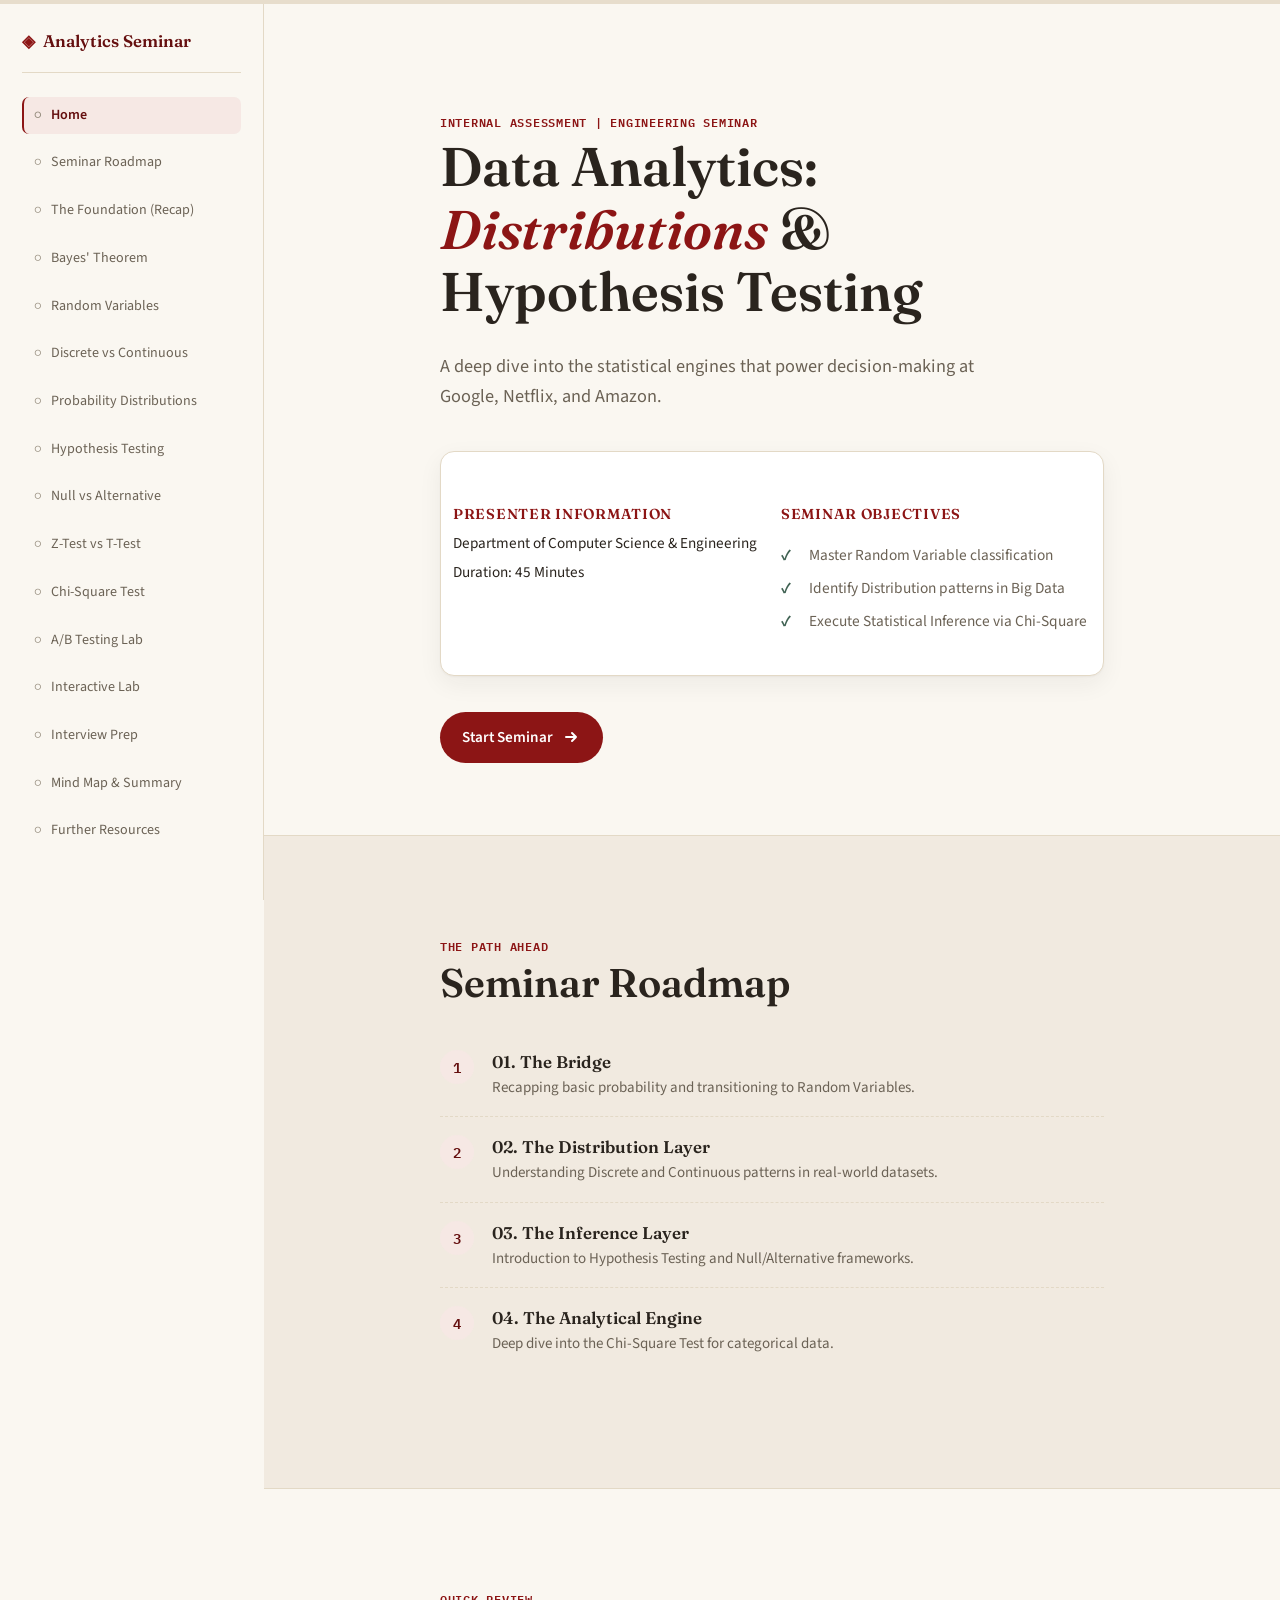
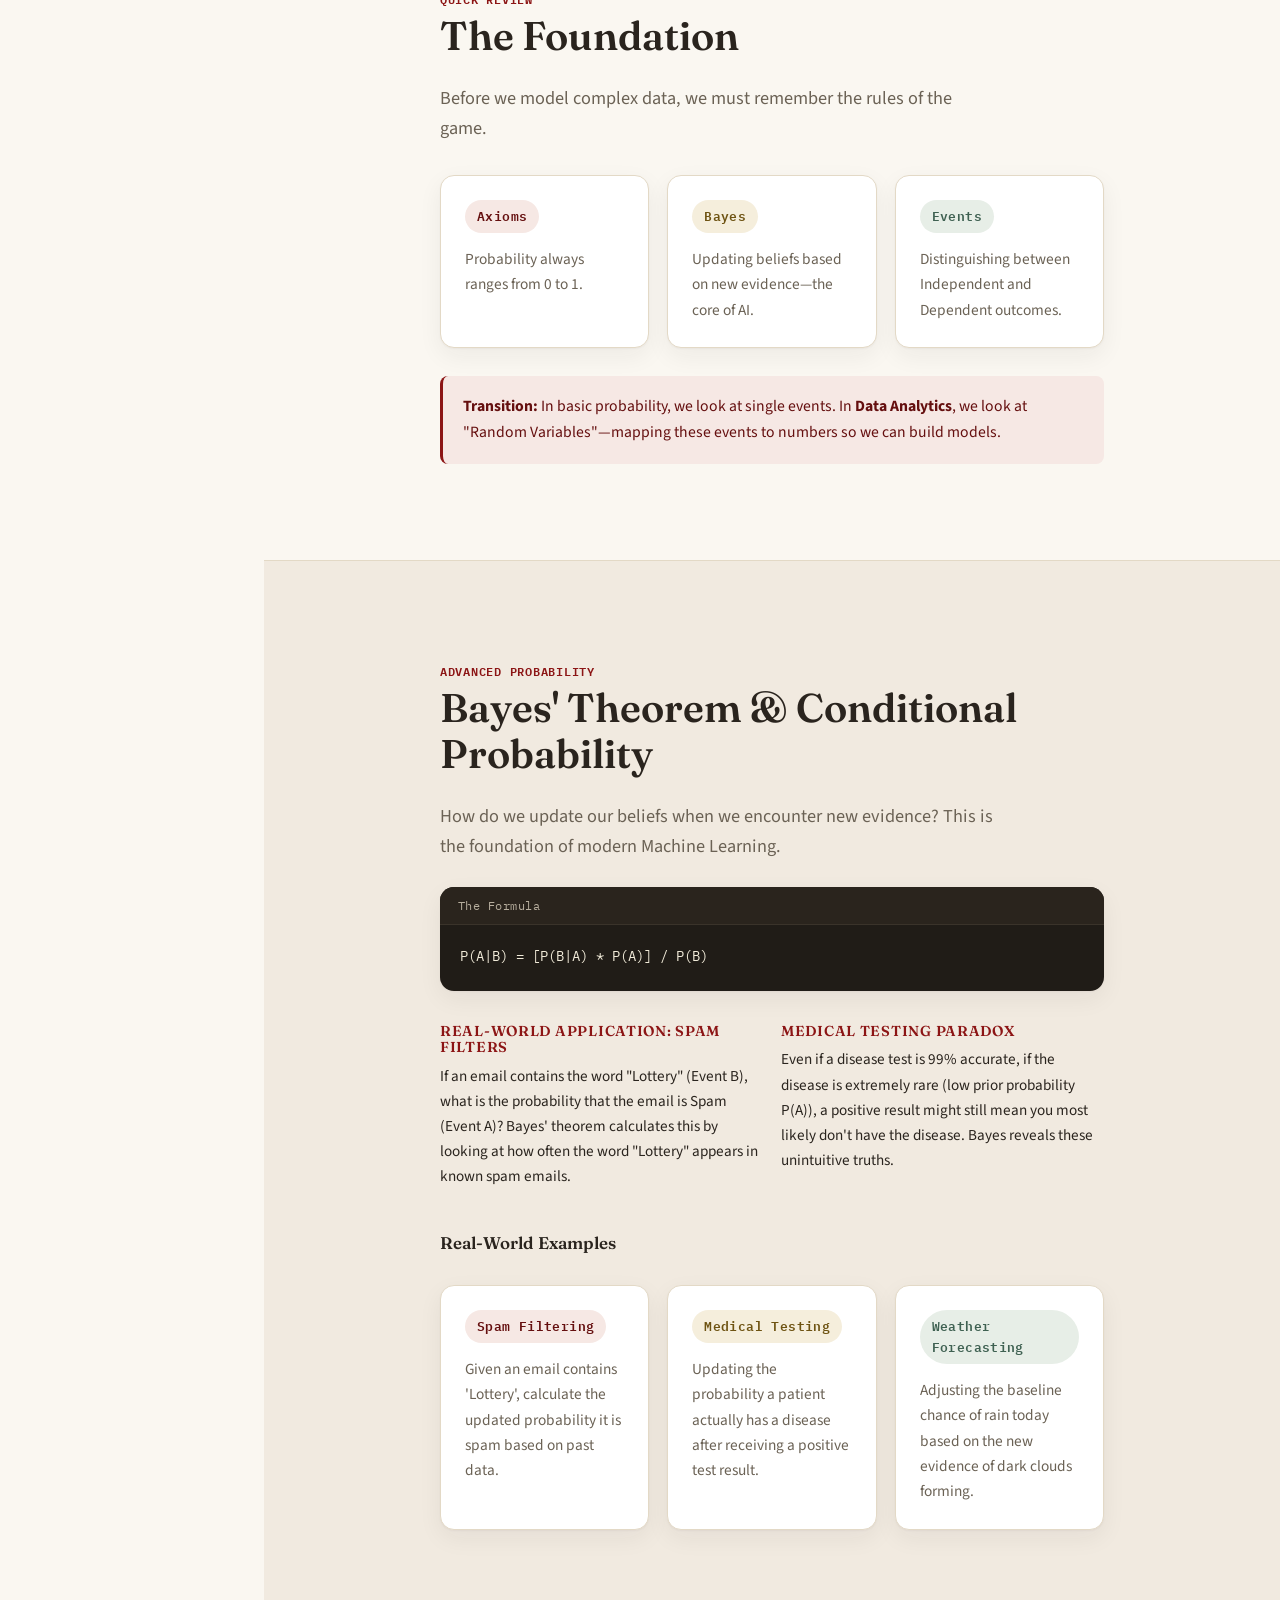
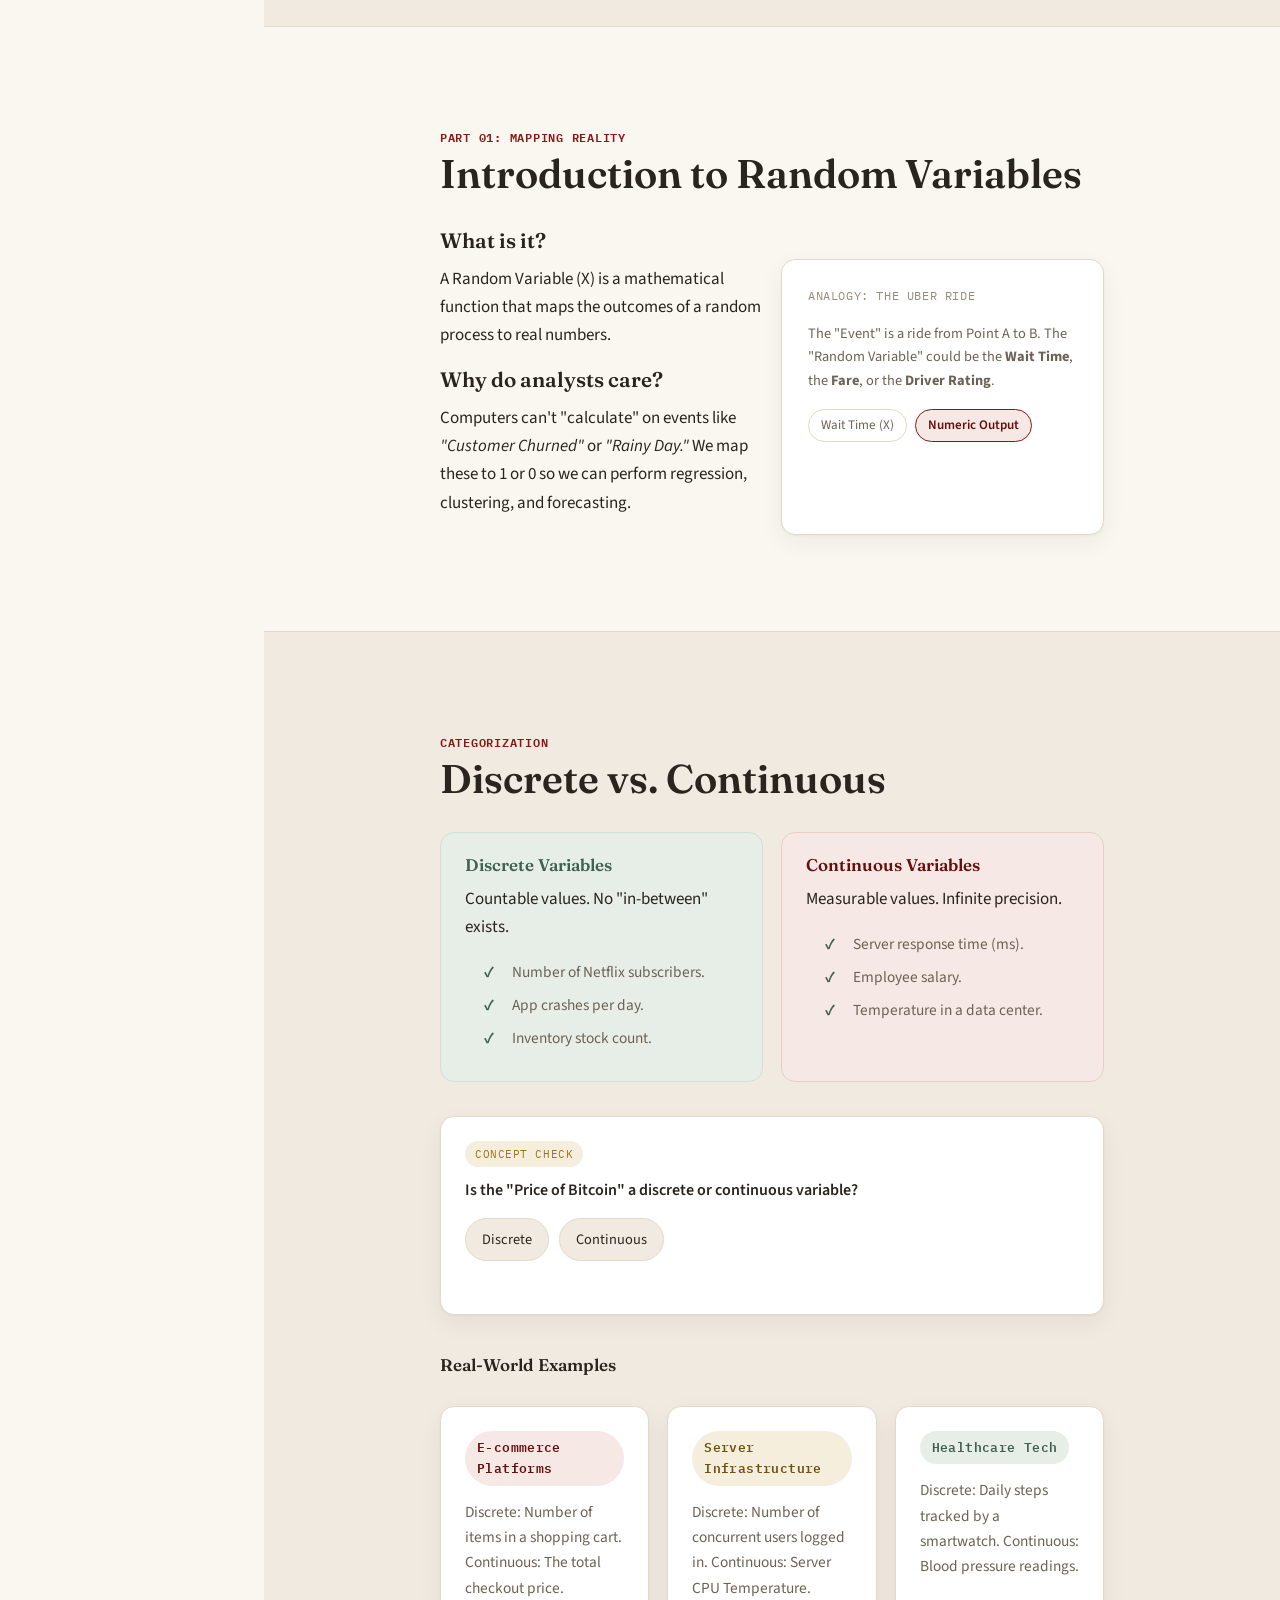
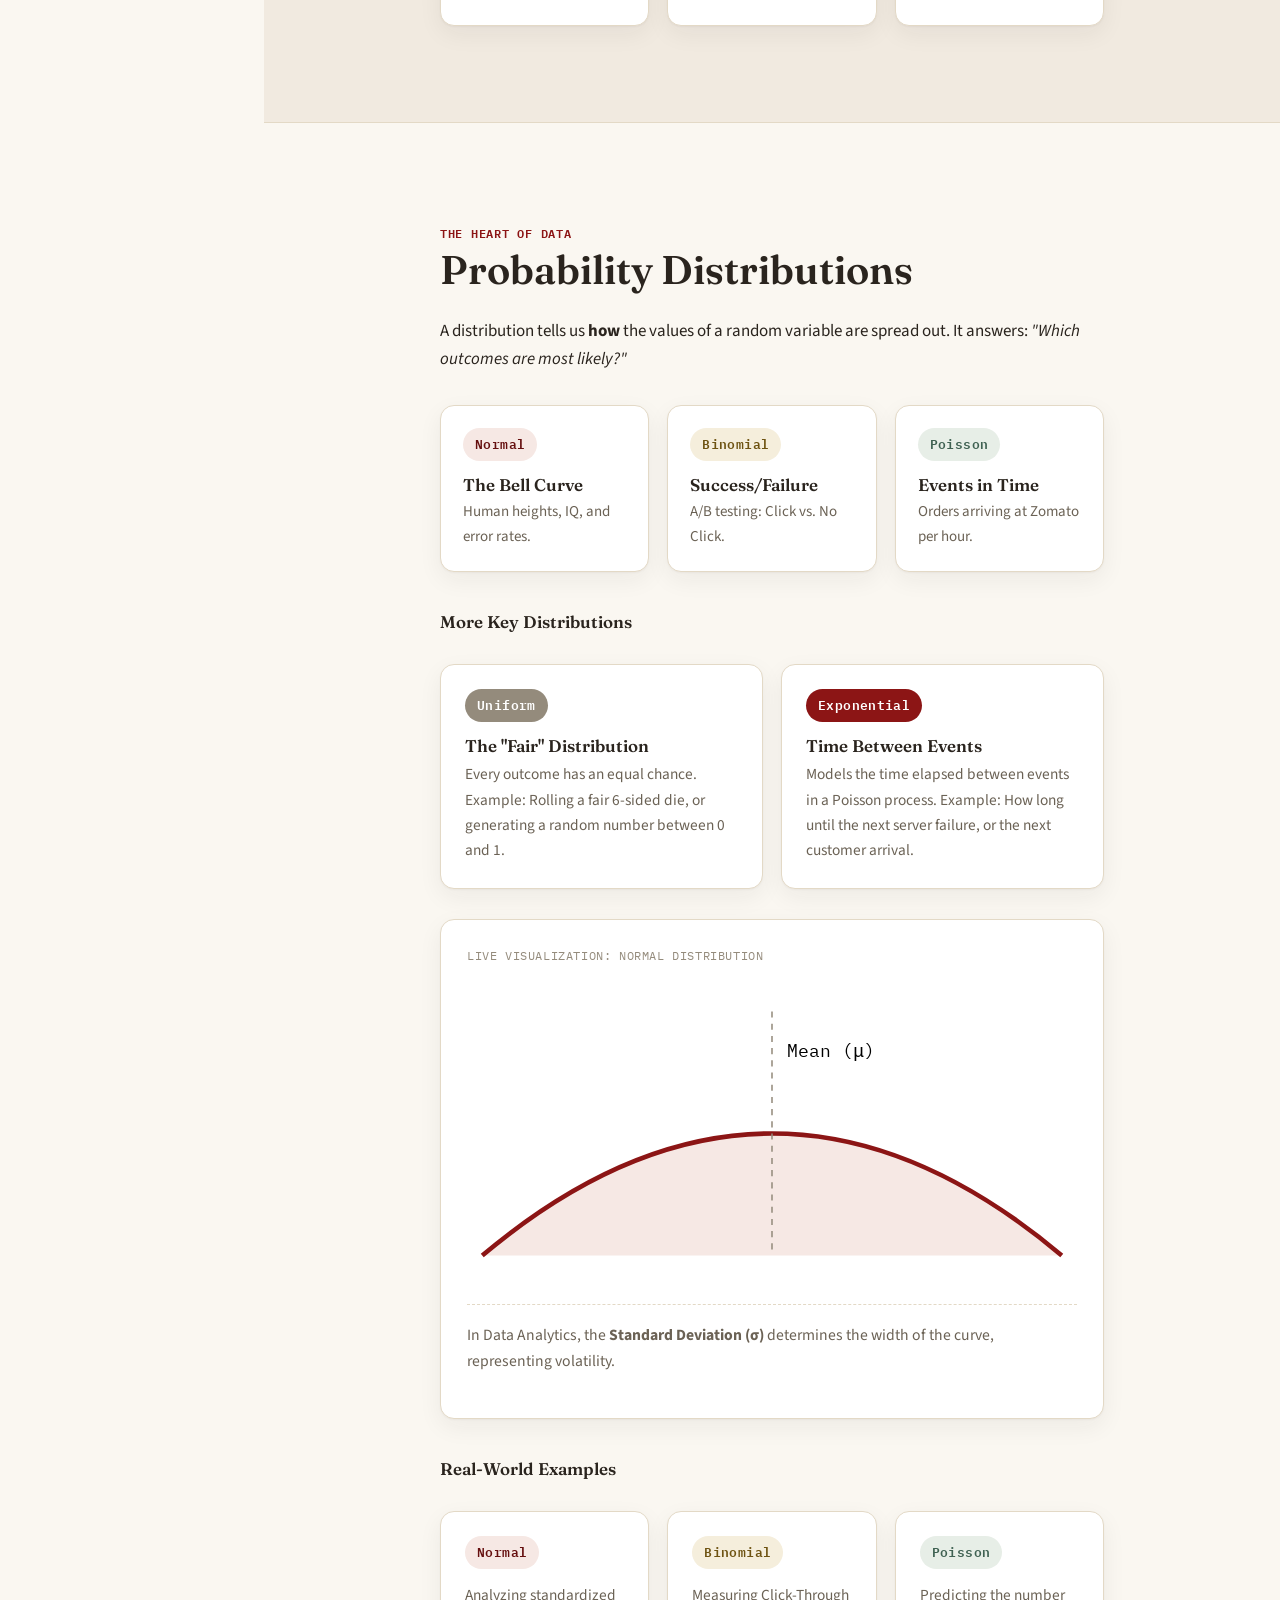
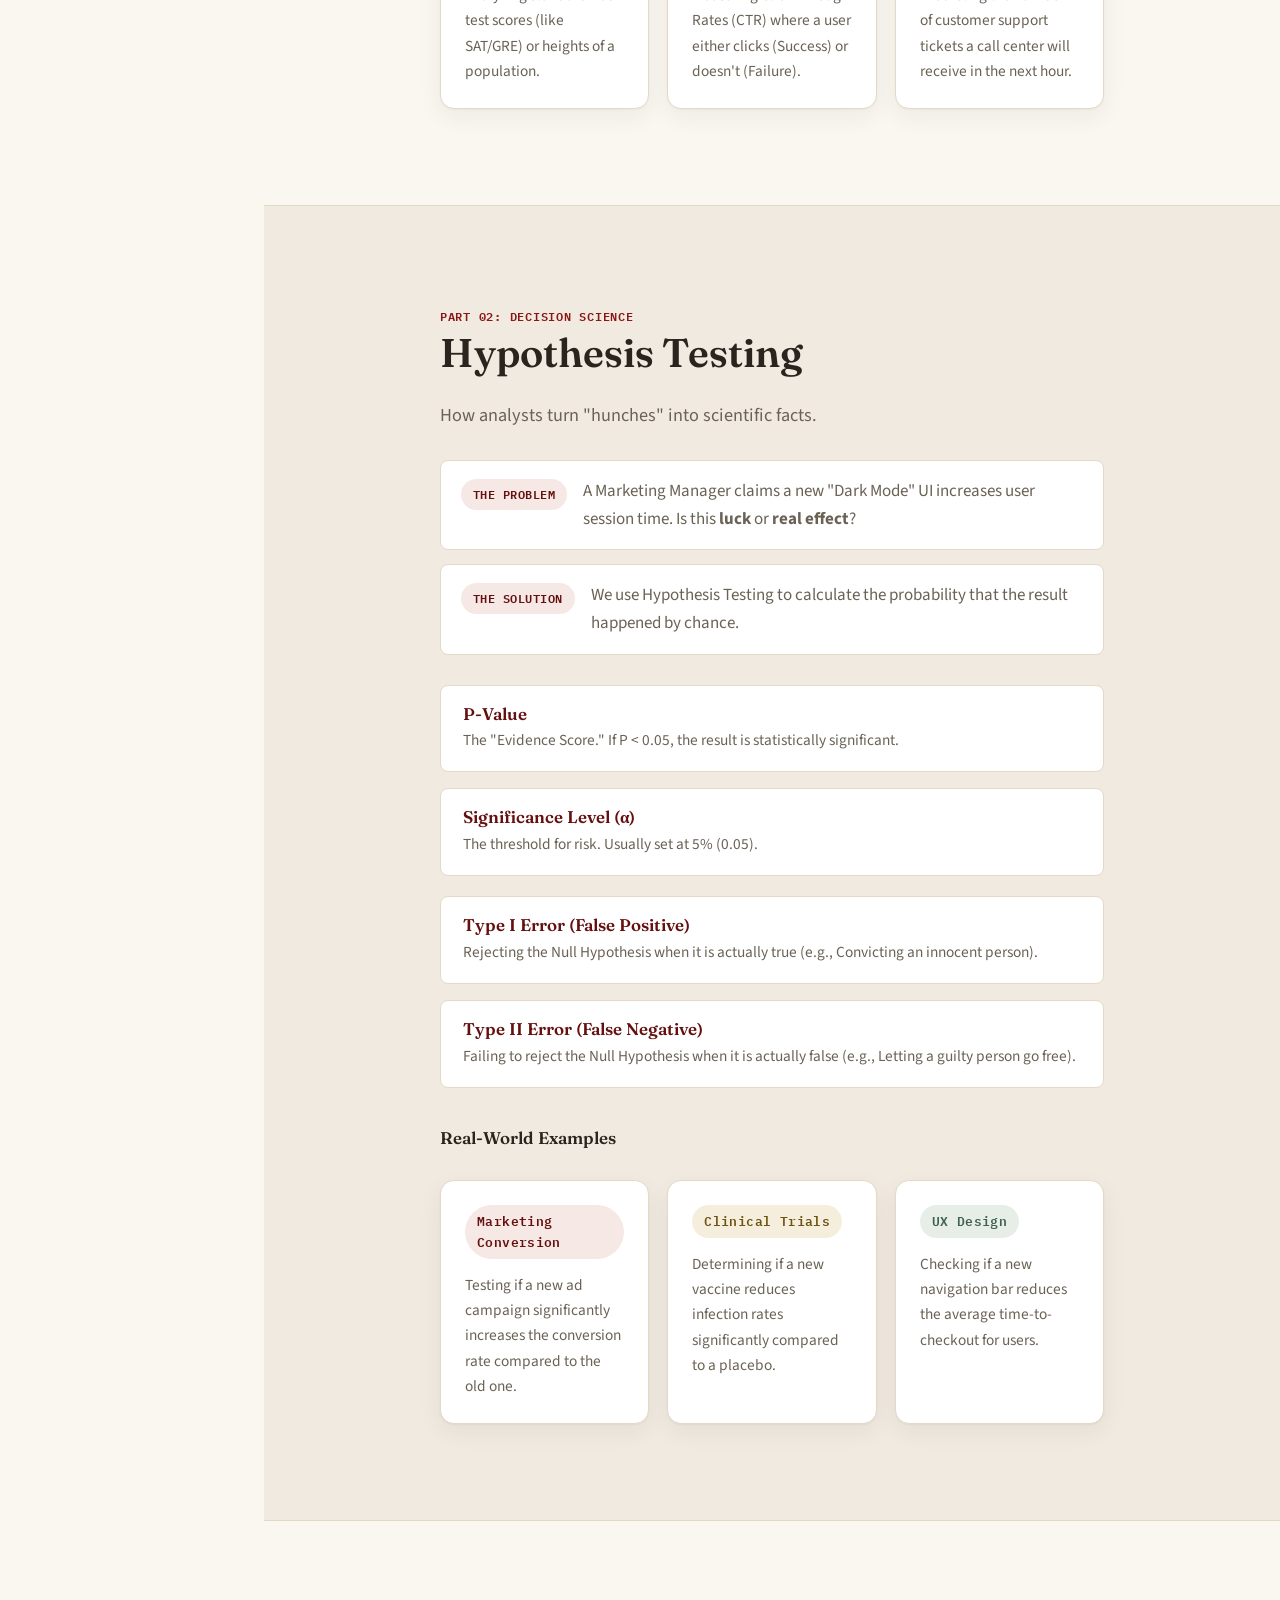
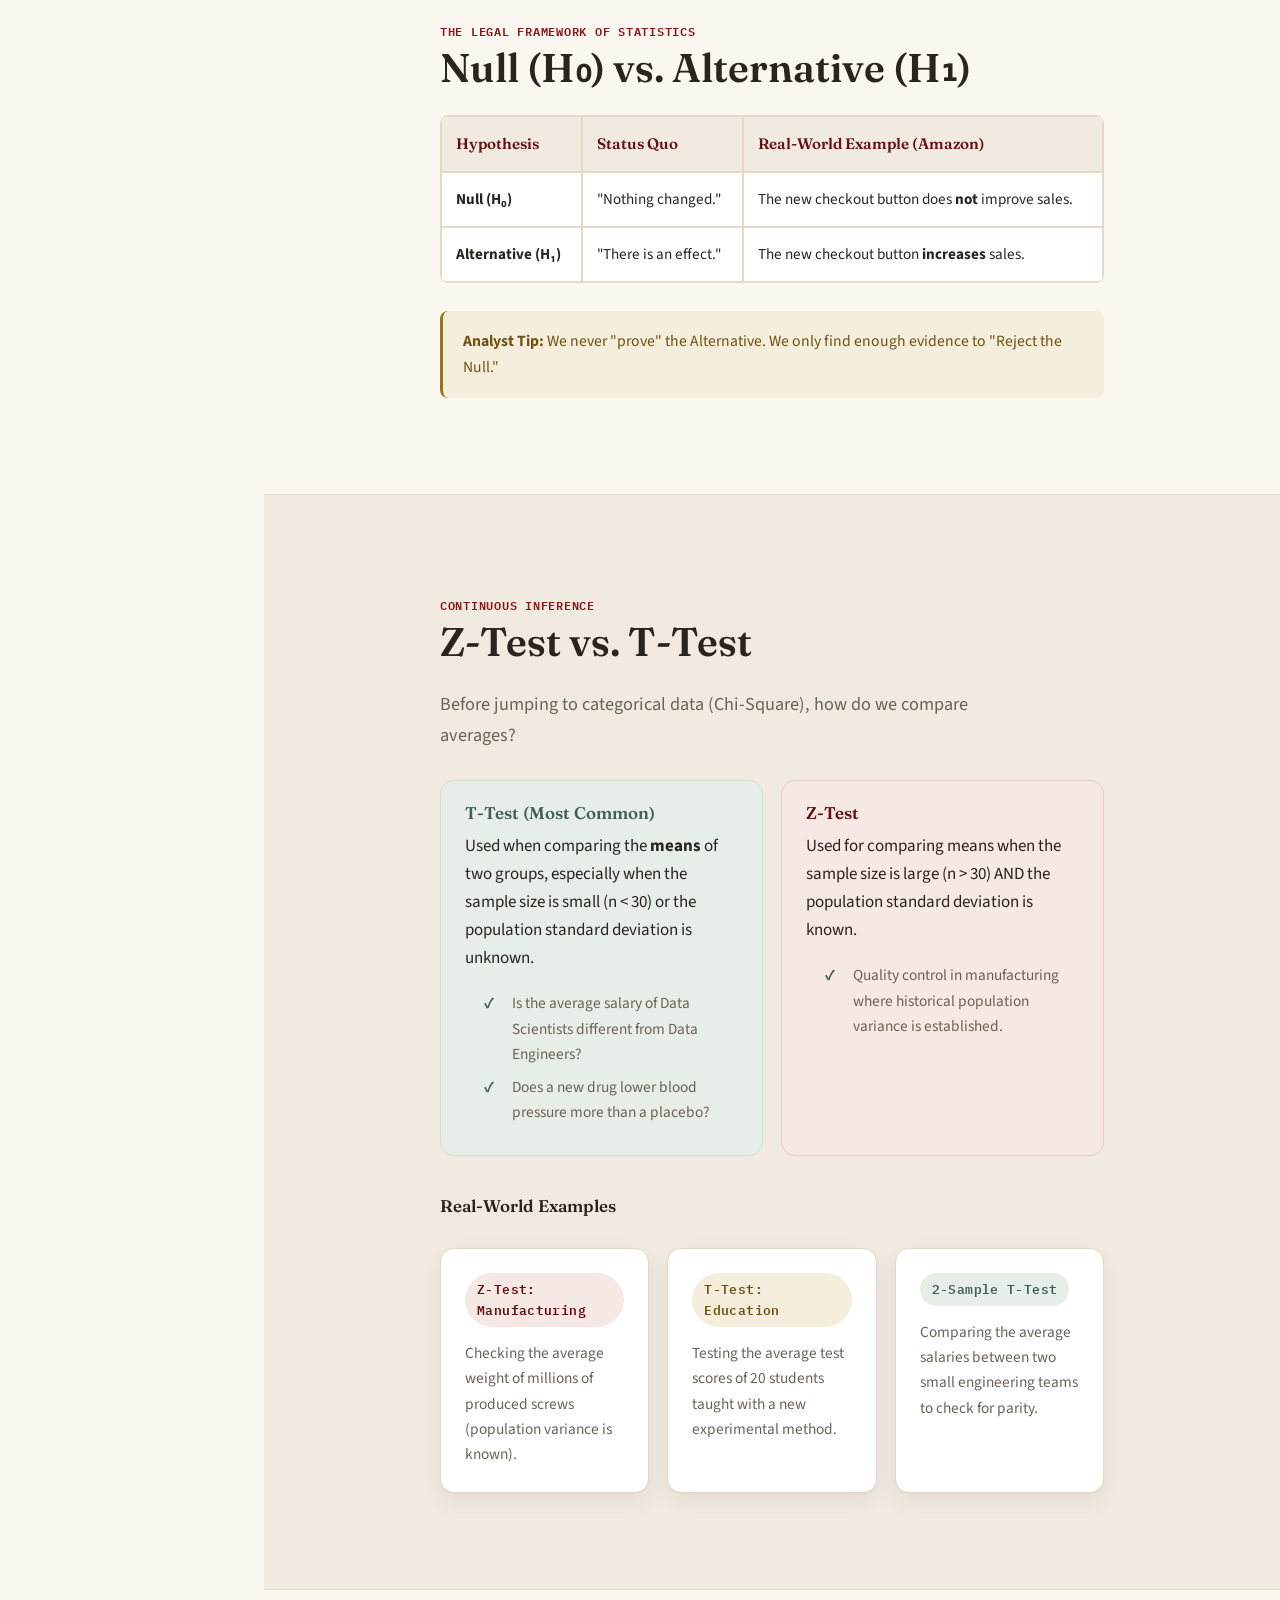
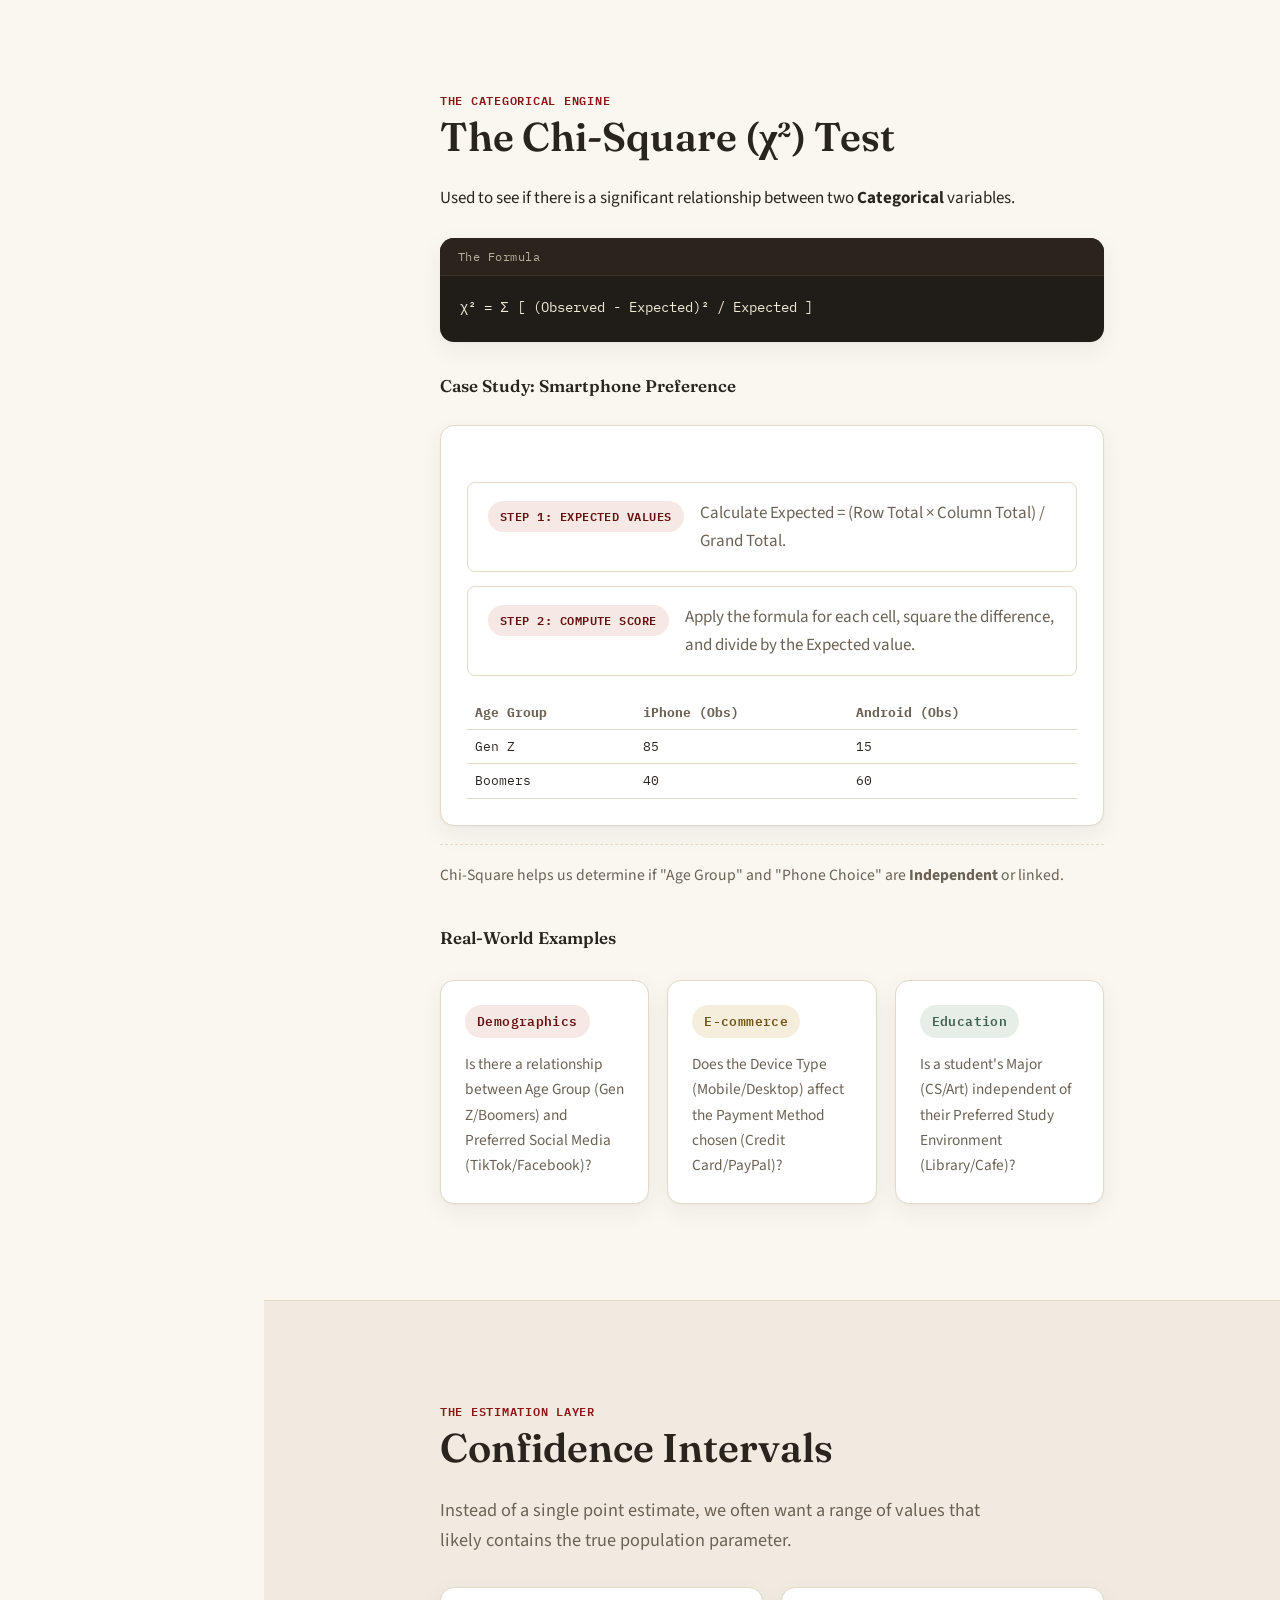
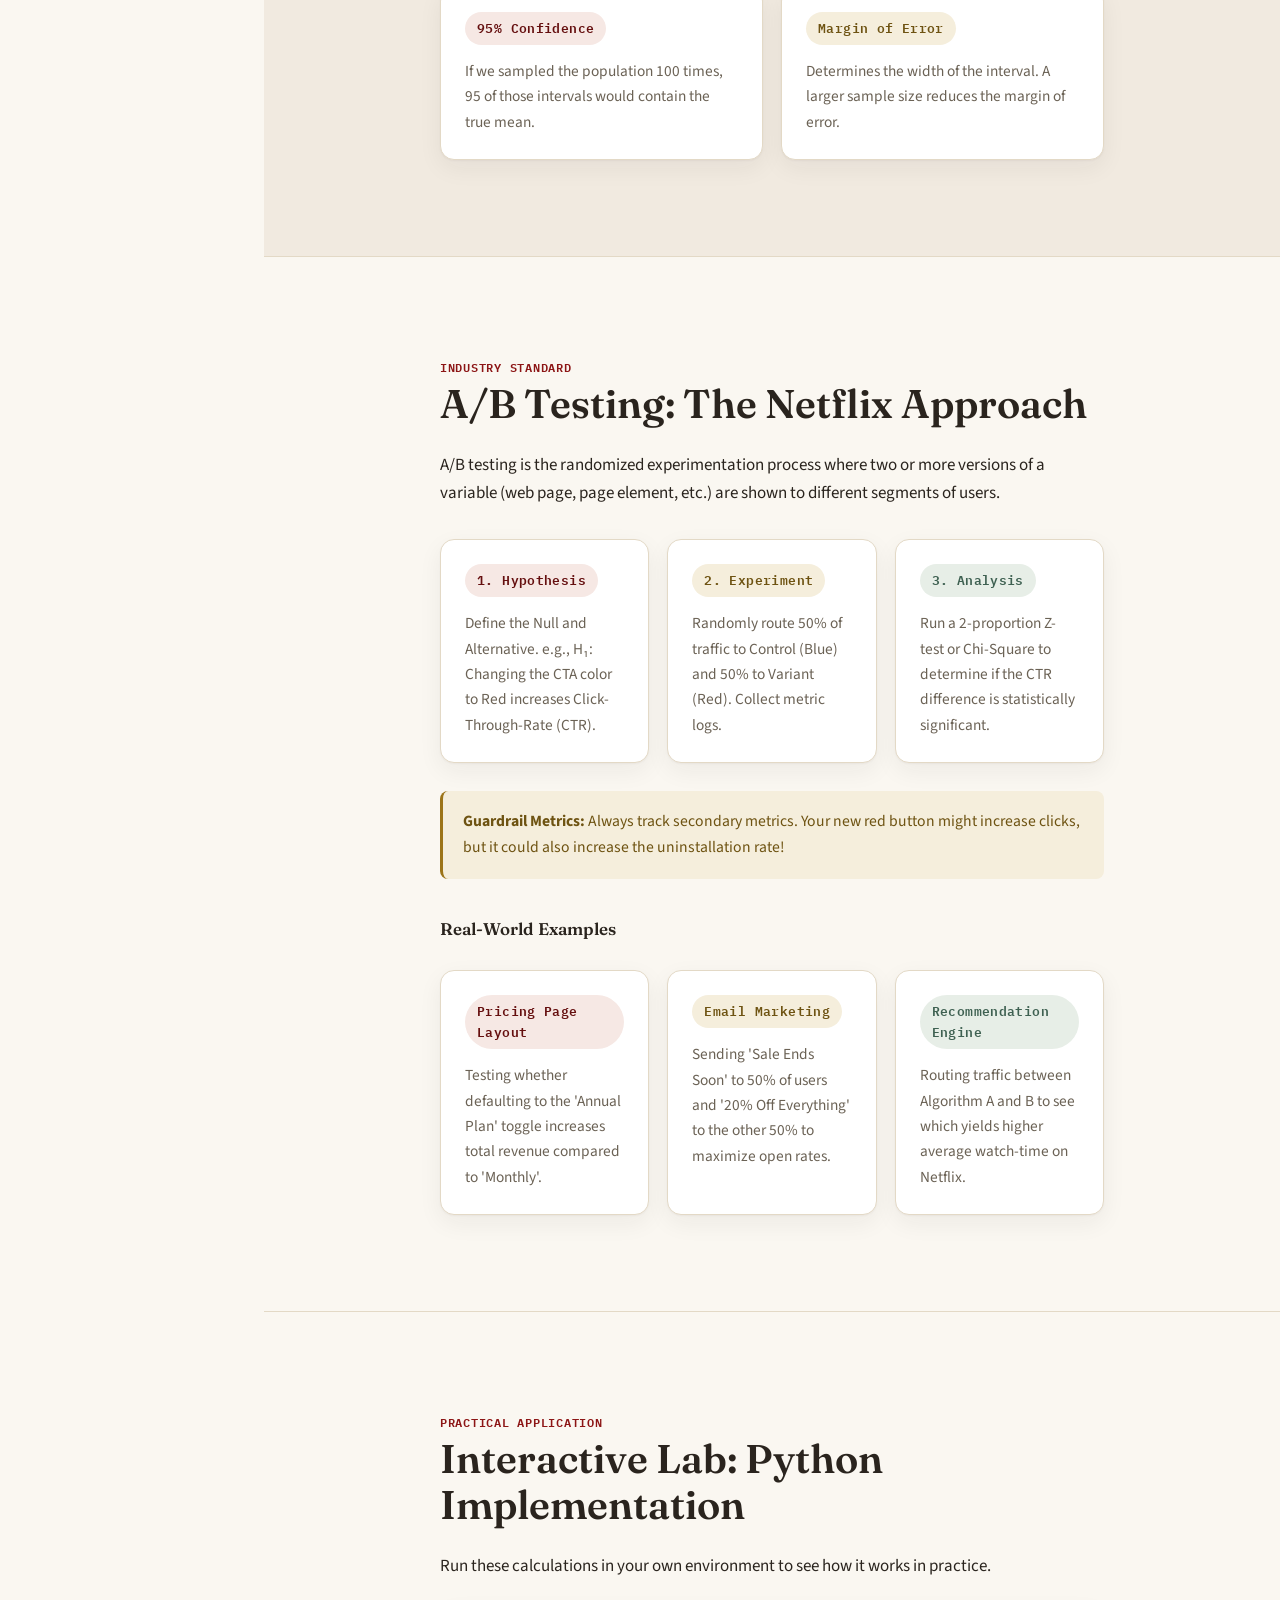
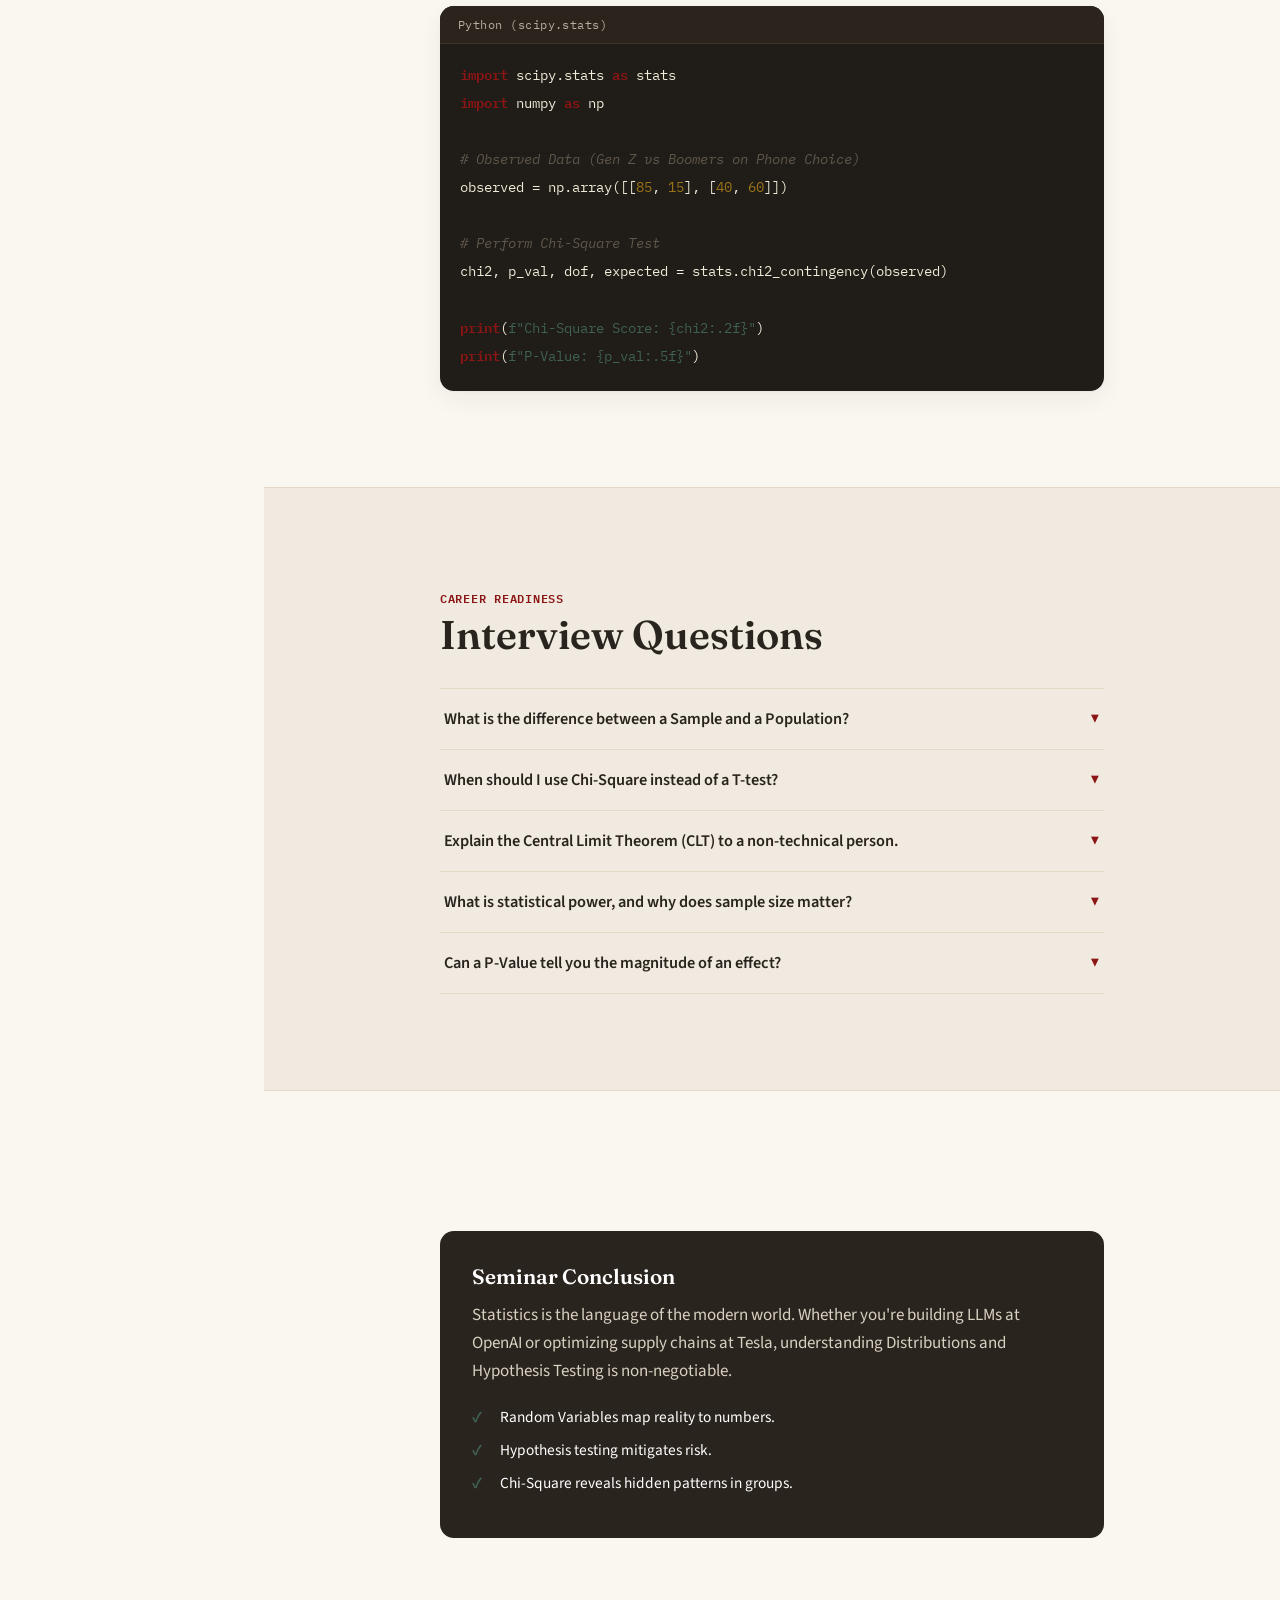
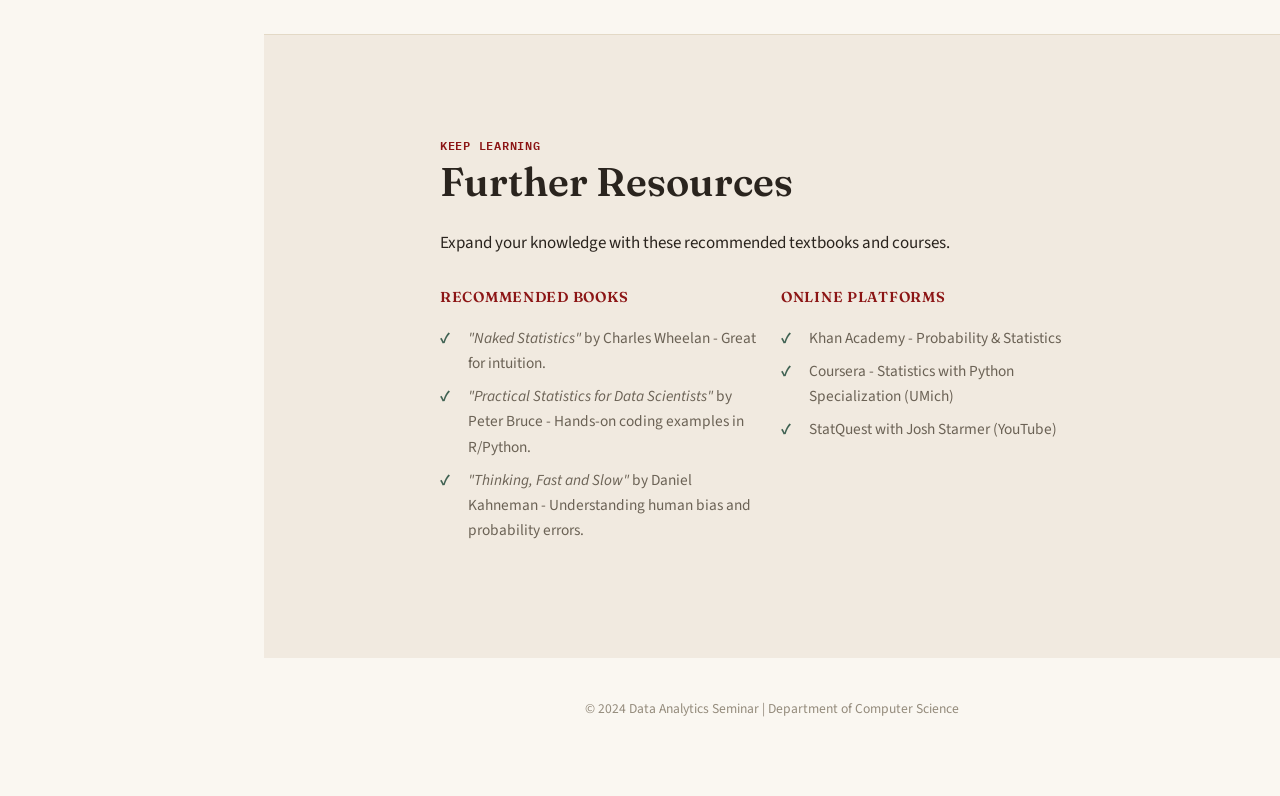
<file: da-seminar/index.html>
<!DOCTYPE html>
<html lang="en">
<head>
    <meta charset="UTF-8">
    <meta name="viewport" content="width=device-width, initial-scale=1.0">
    <meta name="description" content="A deep dive into the statistical engines that power decision-making at Google, Netflix, and Amazon. Learn Probability, Distributions, and Hypothesis Testing.">
    <title>Data Analytics Seminar | Probability & Hypothesis Testing</title>
    <!-- Premium Google Fonts -->
    <link href="https://fonts.googleapis.com/css2?family=Fraunces:opsz,wght@9..144,400;9..144,600;9..144,700&family=IBM+Plex+Mono:wght@400;600&family=Source+Sans+3:wght@400;600;700&display=swap" rel="stylesheet">
    <link rel="stylesheet" href="style.css">
</head>
<body>

    <!-- Progress Bar -->
    <div class="progress-track">
        <div class="progress-fill" id="progressBar"></div>
    </div>

    <!-- Sticky Navigation (Sidebar) -->
    <nav class="toc">
        <div class="toc-inner">
            <div class="toc-brand">
                <span class="toc-brand-mark">◈</span> Analytics Seminar
            </div>
            <ul class="toc-list" id="tocList">
                <li><a href="#home" class="active">Home</a></li>
                <li><a href="#roadmap">Seminar Roadmap</a></li>
                <li><a href="#recap">The Foundation (Recap)</a></li>
                                <li><a href="#bayes-theorem">Bayes' Theorem</a></li>
                <li><a href="#random-variables">Random Variables</a></li>
                <li><a href="#types-rv">Discrete vs Continuous</a></li>
                <li><a href="#distributions">Probability Distributions</a></li>
                <li><a href="#hypothesis-intro">Hypothesis Testing</a></li>
                <li><a href="#null-alt">Null vs Alternative</a></li>
                                <li><a href="#z-t-tests">Z-Test vs T-Test</a></li>
                <li><a href="#chi-square">Chi-Square Test</a></li>
                                <li><a href="#ab-testing">A/B Testing Lab</a></li>
                <li><a href="#interactive-lab">Interactive Lab</a></li>
                <li><a href="#interview">Interview Prep</a></li>
                                <li><a href="#summary">Mind Map & Summary</a></li>
                <li><a href="#resources">Further Resources</a></li>

            </ul>
        </div>
    </nav>

    <!-- Mobile Navigation Toggle -->
    <button class="toc-toggle" id="menuToggle" aria-expanded="false" aria-controls="tocList">
        <span class="toc-toggle-icon">☰</span> Menu
    </button>

    <main class="page">
        <!-- Section: Hero -->
        <section id="home" class="section hero">
            <div class="container">
                <span class="eyebrow">Internal Assessment | Engineering Seminar</span>
                <h1 class="hero-title">Data Analytics: <em>Distributions</em> & Hypothesis Testing</h1>
                <p class="lead">A deep dive into the statistical engines that power decision-making at Google, Netflix, and Amazon.</p>
                
                <div class="hero-journey">
                    <div class="card-grid two">
                        <div class="info-block">
                            <h4>Presenter Information</h4>
                            <p>Department of Computer Science & Engineering</p>
                            <p>Duration: 45 Minutes</p>
                        </div>
                        <div class="info-block">
                            <h4>Seminar Objectives</h4>
                            <ul class="tick-list">
                                <li>Master Random Variable classification</li>
                                <li>Identify Distribution patterns in Big Data</li>
                                <li>Execute Statistical Inference via Chi-Square</li>
                            </ul>
                        </div>
                    </div>
                </div>
                <a href="#roadmap" class="btn-primary">Start Seminar <svg aria-hidden="true" width="20" height="20" viewBox="0 0 20 20" fill="none"><path d="M5 10H15M15 10L11 6M15 10L11 14" stroke="white" stroke-width="2" stroke-linecap="round" stroke-linejoin="round"/></svg></a>
            </div>
        </section>

        <!-- Section: Roadmap -->
        <section id="roadmap" class="section section-soft">
            <div class="container">
                <span class="eyebrow">The Path Ahead</span>
                <h2>Seminar Roadmap</h2>
                <ul class="process-list">
                    <li>
                        <h4>01. The Bridge</h4>
                        <p>Recapping basic probability and transitioning to Random Variables.</p>
                    </li>
                    <li>
                        <h4>02. The Distribution Layer</h4>
                        <p>Understanding Discrete and Continuous patterns in real-world datasets.</p>
                    </li>
                    <li>
                        <h4>03. The Inference Layer</h4>
                        <p>Introduction to Hypothesis Testing and Null/Alternative frameworks.</p>
                    </li>
                    <li>
                        <h4>04. The Analytical Engine</h4>
                        <p>Deep dive into the Chi-Square Test for categorical data.</p>
                    </li>
                </ul>
            </div>
        </section>

        <!-- Section: Recap -->
        <section id="recap" class="section">
            <div class="container">
                <span class="eyebrow">Quick Review</span>
                <h2>The Foundation</h2>
                <p class="lead">Before we model complex data, we must remember the rules of the game.</p>
                
                <div class="card-grid three">
                    <div class="card">
                        <div class="trio-swatch trio-html">Axioms</div>
                        <p>Probability always ranges from 0 to 1.</p>
                    </div>
                    <div class="card">
                        <div class="trio-swatch trio-css">Bayes</div>
                        <p>Updating beliefs based on new evidence—the core of AI.</p>
                    </div>
                    <div class="card">
                        <div class="trio-swatch trio-js">Events</div>
                        <p>Distinguishing between Independent and Dependent outcomes.</p>
                    </div>
                </div>

                <div class="callout">
                    <p><strong>Transition:</strong> In basic probability, we look at single events. In <strong>Data Analytics</strong>, we look at "Random Variables"—mapping these events to numbers so we can build models.</p>
                </div>
            </div>
        </section>


        <!-- Section: Bayes Theorem -->
        <section id="bayes-theorem" class="section section-soft">
            <div class="container">
                <span class="eyebrow">Advanced Probability</span>
                <h2>Bayes' Theorem & Conditional Probability</h2>
                <p class="lead">How do we update our beliefs when we encounter new evidence? This is the foundation of modern Machine Learning.</p>
                
                <div class="code-block" data-lang="The Formula">
                    <pre><code>P(A|B) = [P(B|A) * P(A)] / P(B)</code></pre>
                </div>
                
                <div class="card-grid two">
                    <div class="info-block">
                        <h4>Real-World Application: Spam Filters</h4>
                        <p>If an email contains the word "Lottery" (Event B), what is the probability that the email is Spam (Event A)? Bayes' theorem calculates this by looking at how often the word "Lottery" appears in known spam emails.</p>
                    </div>
                    <div class="info-block">
                        <h4>Medical Testing Paradox</h4>
                        <p>Even if a disease test is 99% accurate, if the disease is extremely rare (low prior probability P(A)), a positive result might still mean you most likely don't have the disease. Bayes reveals these unintuitive truths.</p>
                    </div>
                </div>
                <h4 class="sub-heading" style="margin-top: 40px;">Real-World Examples</h4>
                <div class="card-grid three">
                    <div class="card">
                        <div class="trio-swatch trio-html">Spam Filtering</div>
                        <p>Given an email contains 'Lottery', calculate the updated probability it is spam based on past data.</p>
                    </div>
                    <div class="card">
                        <div class="trio-swatch trio-css">Medical Testing</div>
                        <p>Updating the probability a patient actually has a disease after receiving a positive test result.</p>
                    </div>
                    <div class="card">
                        <div class="trio-swatch trio-js">Weather Forecasting</div>
                        <p>Adjusting the baseline chance of rain today based on the new evidence of dark clouds forming.</p>
                    </div>
                </div>
            </div>
        </section>

        <!-- Section: Random Variables -->
        <section id="random-variables" class="section">
            <div class="container">
                <span class="eyebrow">Part 01: Mapping Reality</span>
                <h2>Introduction to Random Variables</h2>
                
                <div class="card-grid two">
                    <div class="info-text">
                        <h3>What is it?</h3>
                        <p>A Random Variable (X) is a mathematical function that maps the outcomes of a random process to real numbers.</p>
                        <h3>Why do analysts care?</h3>
                        <p>Computers can't "calculate" on events like <em>"Customer Churned"</em> or <em>"Rainy Day."</em> We map these to 1 or 0 so we can perform regression, clustering, and forecasting.</p>
                    </div>
                    <div class="diagram-frame">
                        <div class="diagram-label">Analogy: The Uber Ride</div>
                        <p style="font-size: 0.9rem; color: var(--ink-soft)">The "Event" is a ride from Point A to B. The "Random Variable" could be the <strong>Wait Time</strong>, the <strong>Fare</strong>, or the <strong>Driver Rating</strong>.</p>
                        <div class="ac-suggestions">
                            <span class="ac-chip">Wait Time (X)</span>
                            <span class="ac-chip ac-chip-best">Numeric Output</span>
                        </div>
                    </div>
                </div>
            </div>
        </section>

        <!-- Section: Types of RV -->
        <section id="types-rv" class="section section-soft">
            <div class="container">
                <span class="eyebrow">Categorization</span>
                <h2>Discrete vs. Continuous</h2>
                
                <div class="pro-con-grid">
                    <div class="pro-con pro">
                        <h4>Discrete Variables</h4>
                        <p>Countable values. No "in-between" exists.</p>
                        <ul class="tick-list">
                            <li>Number of Netflix subscribers.</li>
                            <li>App crashes per day.</li>
                            <li>Inventory stock count.</li>
                        </ul>
                    </div>
                    <div class="pro-con con">
                        <h4>Continuous Variables</h4>
                        <p>Measurable values. Infinite precision.</p>
                        <ul class="tick-list">
                            <li>Server response time (ms).</li>
                            <li>Employee salary.</li>
                            <li>Temperature in a data center.</li>
                        </ul>
                    </div>
                </div>

                <div class="checkpoint">
                    <div class="checkpoint-head">
                        <span class="checkpoint-badge">Concept Check</span>
                        <p>Is the "Price of Bitcoin" a discrete or continuous variable?</p>
                    </div>
                    <div class="quiz-options">
                        <button class="quiz-option" data-correct="false" data-feedback="Actually, it is Continuous. Even though we see 2 decimals, in theory, it represents a fractional value of a currency.">Discrete</button>
                        <button class="quiz-option" data-correct="true" data-feedback="Correct! Currency and financial metrics are treated as Continuous because they represent a scale of value.">Continuous</button>
                    </div>
                    <div class="quiz-feedback"></div>
                </div>
                <h4 class="sub-heading" style="margin-top: 40px;">Real-World Examples</h4>
                <div class="card-grid three">
                    <div class="card">
                        <div class="trio-swatch trio-html">E-commerce Platforms</div>
                        <p>Discrete: Number of items in a shopping cart. Continuous: The total checkout price.</p>
                    </div>
                    <div class="card">
                        <div class="trio-swatch trio-css">Server Infrastructure</div>
                        <p>Discrete: Number of concurrent users logged in. Continuous: Server CPU Temperature.</p>
                    </div>
                    <div class="card">
                        <div class="trio-swatch trio-js">Healthcare Tech</div>
                        <p>Discrete: Daily steps tracked by a smartwatch. Continuous: Blood pressure readings.</p>
                    </div>
                </div>
            </div>
        </section>

        <!-- Section: Distributions -->
        <section id="distributions" class="section">
            <div class="container">
                <span class="eyebrow">The Heart of Data</span>
                <h2>Probability Distributions</h2>
                <p>A distribution tells us <strong>how</strong> the values of a random variable are spread out. It answers: <em>"Which outcomes are most likely?"</em></p>

                <div class="trio-diagram">
                    <div class="trio-item">
                        <div class="trio-swatch trio-html">Normal</div>
                        <h4>The Bell Curve</h4>
                        <p>Human heights, IQ, and error rates.</p>
                    </div>
                    <div class="trio-item">
                        <div class="trio-swatch trio-css">Binomial</div>
                        <h4>Success/Failure</h4>
                        <p>A/B testing: Click vs. No Click.</p>
                    </div>
                    <div class="trio-item">
                        <div class="trio-swatch trio-js">Poisson</div>
                        <h4>Events in Time</h4>
                        <p>Orders arriving at Zomato per hour.</p>
                    </div>
                </div>

                
                <h4 class="sub-heading" style="margin-top: 40px;">More Key Distributions</h4>
                <div class="card-grid two">
                    <div class="card">
                        <div class="trio-swatch trio-html" style="background: var(--ink-faint); color: #fff;">Uniform</div>
                        <h4>The "Fair" Distribution</h4>
                        <p>Every outcome has an equal chance. Example: Rolling a fair 6-sided die, or generating a random number between 0 and 1.</p>
                    </div>
                    <div class="card">
                        <div class="trio-swatch trio-css" style="background: var(--cardinal); color: #fff;">Exponential</div>
                        <h4>Time Between Events</h4>
                        <p>Models the time elapsed between events in a Poisson process. Example: How long until the next server failure, or the next customer arrival.</p>
                    </div>
                </div>

                <!-- Custom SVG Visualization -->
                <div class="diagram-frame">
                    <div class="diagram-label">Live Visualization: Normal Distribution</div>
                    <svg viewBox="0 0 400 200" class="journey-svg">
                        <path d="M10 180 Q 200 20 390 180" stroke="var(--cardinal)" stroke-width="3" fill="var(--cardinal-tint)" />
                        <line x1="200" y1="20" x2="200" y2="180" stroke="var(--ink-faint)" stroke-dasharray="4" />
                        <text x="210" y="50" font-family="var(--font-mono)" font-size="12">Mean (μ)</text>
                    </svg>
                    <p class="section-note">In Data Analytics, the <strong>Standard Deviation (σ)</strong> determines the width of the curve, representing volatility.</p>
                </div>
                <h4 class="sub-heading" style="margin-top: 40px;">Real-World Examples</h4>
                <div class="card-grid three">
                    <div class="card">
                        <div class="trio-swatch trio-html">Normal</div>
                        <p>Analyzing standardized test scores (like SAT/GRE) or heights of a population.</p>
                    </div>
                    <div class="card">
                        <div class="trio-swatch trio-css">Binomial</div>
                        <p>Measuring Click-Through Rates (CTR) where a user either clicks (Success) or doesn't (Failure).</p>
                    </div>
                    <div class="card">
                        <div class="trio-swatch trio-js">Poisson</div>
                        <p>Predicting the number of customer support tickets a call center will receive in the next hour.</p>
                    </div>
                </div>
            </div>
        </section>

        <!-- Section: Hypothesis Testing -->
        <section id="hypothesis-intro" class="section section-soft">
            <div class="container">
                <span class="eyebrow">Part 02: Decision Science</span>
                <h2>Hypothesis Testing</h2>
                <p class="lead">How analysts turn "hunches" into scientific facts.</p>

                <div class="analogy-panel">
                    <div class="analogy-row">
                        <div class="analogy-tag">The Problem</div>
                        <p>A Marketing Manager claims a new "Dark Mode" UI increases user session time. Is this <strong>luck</strong> or <strong>real effect</strong>?</p>
                    </div>
                    <div class="analogy-row">
                        <div class="analogy-tag">The Solution</div>
                        <p>We use Hypothesis Testing to calculate the probability that the result happened by chance.</p>
                    </div>
                </div>

                <div class="term-stack">
                    <div class="term-block">
                        <h4>P-Value</h4>
                        <p>The "Evidence Score." If P < 0.05, the result is statistically significant.</p>
                    </div>
                    <div class="term-block">
                        <h4>Significance Level (α)</h4>
                        <p>The threshold for risk. Usually set at 5% (0.05).</p>
                    </div>
                </div>
                <div class="term-stack" style="margin-top: 20px;">
                    <div class="term-block">
                        <h4>Type I Error (False Positive)</h4>
                        <p>Rejecting the Null Hypothesis when it is actually true (e.g., Convicting an innocent person).</p>
                    </div>
                    <div class="term-block">
                        <h4>Type II Error (False Negative)</h4>
                        <p>Failing to reject the Null Hypothesis when it is actually false (e.g., Letting a guilty person go free).</p>
                    </div>
                </div>
                <h4 class="sub-heading" style="margin-top: 40px;">Real-World Examples</h4>
                <div class="card-grid three">
                    <div class="card">
                        <div class="trio-swatch trio-html">Marketing Conversion</div>
                        <p>Testing if a new ad campaign significantly increases the conversion rate compared to the old one.</p>
                    </div>
                    <div class="card">
                        <div class="trio-swatch trio-css">Clinical Trials</div>
                        <p>Determining if a new vaccine reduces infection rates significantly compared to a placebo.</p>
                    </div>
                    <div class="card">
                        <div class="trio-swatch trio-js">UX Design</div>
                        <p>Checking if a new navigation bar reduces the average time-to-checkout for users.</p>
                    </div>
                </div>
            </div>
        </section>

        <!-- Section: Null vs Alt -->
        <section id="null-alt" class="section">
            <div class="container">
                <span class="eyebrow">The Legal Framework of Statistics</span>
                <h2>Null (H₀) vs. Alternative (H₁)</h2>
                
                <table class="ui-ux-matrix">
                    <thead>
                        <tr>
                            <th>Hypothesis</th>
                            <th>Status Quo</th>
                            <th>Real-World Example (Amazon)</th>
                        </tr>
                    </thead>
                    <tbody>
                        <tr>
                            <td><strong>Null (H₀)</strong></td>
                            <td>"Nothing changed."</td>
                            <td>The new checkout button does <strong>not</strong> improve sales.</td>
                        </tr>
                        <tr>
                            <td><strong>Alternative (H₁)</strong></td>
                            <td>"There is an effect."</td>
                            <td>The new checkout button <strong>increases</strong> sales.</td>
                        </tr>
                    </tbody>
                </table>

                <div class="callout callout-gold">
                    <p><strong>Analyst Tip:</strong> We never "prove" the Alternative. We only find enough evidence to "Reject the Null."</p>
                </div>
            </div>
        </section>


        <!-- Section: Z-Test and T-Test -->
        <section id="z-t-tests" class="section section-soft">
            <div class="container">
                <span class="eyebrow">Continuous Inference</span>
                <h2>Z-Test vs. T-Test</h2>
                <p class="lead">Before jumping to categorical data (Chi-Square), how do we compare averages?</p>
                
                <div class="pro-con-grid">
                    <div class="pro-con pro">
                        <h4>T-Test (Most Common)</h4>
                        <p>Used when comparing the <strong>means</strong> of two groups, especially when the sample size is small (n < 30) or the population standard deviation is unknown.</p>
                        <ul class="tick-list">
                            <li>Is the average salary of Data Scientists different from Data Engineers?</li>
                            <li>Does a new drug lower blood pressure more than a placebo?</li>
                        </ul>
                    </div>
                    <div class="pro-con con">
                        <h4>Z-Test</h4>
                        <p>Used for comparing means when the sample size is large (n > 30) AND the population standard deviation is known.</p>
                        <ul class="tick-list">
                            <li>Quality control in manufacturing where historical population variance is established.</li>
                        </ul>
                    </div>
                </div>
                <h4 class="sub-heading" style="margin-top: 40px;">Real-World Examples</h4>
                <div class="card-grid three">
                    <div class="card">
                        <div class="trio-swatch trio-html">Z-Test: Manufacturing</div>
                        <p>Checking the average weight of millions of produced screws (population variance is known).</p>
                    </div>
                    <div class="card">
                        <div class="trio-swatch trio-css">T-Test: Education</div>
                        <p>Testing the average test scores of 20 students taught with a new experimental method.</p>
                    </div>
                    <div class="card">
                        <div class="trio-swatch trio-js">2-Sample T-Test</div>
                        <p>Comparing the average salaries between two small engineering teams to check for parity.</p>
                    </div>
                </div>
            </div>
        </section>

        <!-- Section: Chi-Square -->
        <section id="chi-square" class="section">
            <div class="container">
                <span class="eyebrow">The Categorical Engine</span>
                <h2>The Chi-Square (χ²) Test</h2>
                <p>Used to see if there is a significant relationship between two <strong>Categorical</strong> variables.</p>
                
                <div class="code-block" data-lang="The Formula">
                    <pre><code>χ² = Σ [ (Observed - Expected)² / Expected ]</code></pre>
                </div>

                <h4 class="sub-heading">Case Study: Smartphone Preference</h4>
                <div class="diagram-frame">

                <div class="analogy-panel" style="margin-bottom: 20px;">
                    <div class="analogy-row">
                        <div class="analogy-tag">Step 1: Expected Values</div>
                        <p>Calculate Expected = (Row Total × Column Total) / Grand Total.</p>
                    </div>
                    <div class="analogy-row">
                        <div class="analogy-tag">Step 2: Compute Score</div>
                        <p>Apply the formula for each cell, square the difference, and divide by the Expected value.</p>
                    </div>
                </div>
                    <table class="db-table-mock">
                        <thead>
                            <tr>
                                <th>Age Group</th>
                                <th>iPhone (Obs)</th>
                                <th>Android (Obs)</th>
                            </tr>
                        </thead>
                        <tbody>
                            <tr>
                                <td>Gen Z</td>
                                <td>85</td>
                                <td>15</td>
                            </tr>
                            <tr>
                                <td>Boomers</td>
                                <td>40</td>
                                <td>60</td>
                            </tr>
                        </tbody>
                    </table>
                </div>
                <p class="section-note">Chi-Square helps us determine if "Age Group" and "Phone Choice" are <strong>Independent</strong> or linked.</p>
                <h4 class="sub-heading" style="margin-top: 40px;">Real-World Examples</h4>
                <div class="card-grid three">
                    <div class="card">
                        <div class="trio-swatch trio-html">Demographics</div>
                        <p>Is there a relationship between Age Group (Gen Z/Boomers) and Preferred Social Media (TikTok/Facebook)?</p>
                    </div>
                    <div class="card">
                        <div class="trio-swatch trio-css">E-commerce</div>
                        <p>Does the Device Type (Mobile/Desktop) affect the Payment Method chosen (Credit Card/PayPal)?</p>
                    </div>
                    <div class="card">
                        <div class="trio-swatch trio-js">Education</div>
                        <p>Is a student's Major (CS/Art) independent of their Preferred Study Environment (Library/Cafe)?</p>
                    </div>
                </div>
            </div>
        </section>

        <!-- Section: Confidence Intervals -->
        <section id="confidence-intervals" class="section section-soft">
            <div class="container">
                <span class="eyebrow">The Estimation Layer</span>
                <h2>Confidence Intervals</h2>
                <p class="lead">Instead of a single point estimate, we often want a range of values that likely contains the true population parameter.</p>
                
                <div class="card-grid two">
                    <div class="card">
                        <div class="trio-swatch trio-html">95% Confidence</div>
                        <p>If we sampled the population 100 times, 95 of those intervals would contain the true mean.</p>
                    </div>
                    <div class="card">
                        <div class="trio-swatch trio-css">Margin of Error</div>
                        <p>Determines the width of the interval. A larger sample size reduces the margin of error.</p>
                    </div>
                </div>
            </div>
        </section>


        <!-- Section: A/B Testing Lab -->
        <section id="ab-testing" class="section">
            <div class="container">
                <span class="eyebrow">Industry Standard</span>
                <h2>A/B Testing: The Netflix Approach</h2>
                <p>A/B testing is the randomized experimentation process where two or more versions of a variable (web page, page element, etc.) are shown to different segments of users.</p>
                
                <div class="card-grid three">
                    <div class="card">
                        <div class="trio-swatch trio-html">1. Hypothesis</div>
                        <p>Define the Null and Alternative. e.g., H₁: Changing the CTA color to Red increases Click-Through-Rate (CTR).</p>
                    </div>
                    <div class="card">
                        <div class="trio-swatch trio-css">2. Experiment</div>
                        <p>Randomly route 50% of traffic to Control (Blue) and 50% to Variant (Red). Collect metric logs.</p>
                    </div>
                    <div class="card">
                        <div class="trio-swatch trio-js">3. Analysis</div>
                        <p>Run a 2-proportion Z-test or Chi-Square to determine if the CTR difference is statistically significant.</p>
                    </div>
                </div>
                
                <div class="callout callout-gold">
                    <p><strong>Guardrail Metrics:</strong> Always track secondary metrics. Your new red button might increase clicks, but it could also increase the uninstallation rate!</p>
                </div>
                <h4 class="sub-heading" style="margin-top: 40px;">Real-World Examples</h4>
                <div class="card-grid three">
                    <div class="card">
                        <div class="trio-swatch trio-html">Pricing Page Layout</div>
                        <p>Testing whether defaulting to the 'Annual Plan' toggle increases total revenue compared to 'Monthly'.</p>
                    </div>
                    <div class="card">
                        <div class="trio-swatch trio-css">Email Marketing</div>
                        <p>Sending 'Sale Ends Soon' to 50% of users and '20% Off Everything' to the other 50% to maximize open rates.</p>
                    </div>
                    <div class="card">
                        <div class="trio-swatch trio-js">Recommendation Engine</div>
                        <p>Routing traffic between Algorithm A and B to see which yields higher average watch-time on Netflix.</p>
                    </div>
                </div>
            </div>
        </section>

        <!-- Section: Interactive Lab -->
        <section id="interactive-lab" class="section">
            <div class="container">
                <span class="eyebrow">Practical Application</span>
                <h2>Interactive Lab: Python Implementation</h2>
                <p>Run these calculations in your own environment to see how it works in practice.</p>
                
                <div class="code-block" data-lang="Python (scipy.stats)">
                    <pre><code><span class="code-keyword">import</span> scipy.stats <span class="code-keyword">as</span> stats
<span class="code-keyword">import</span> numpy <span class="code-keyword">as</span> np

<span class="code-comment"># Observed Data (Gen Z vs Boomers on Phone Choice)</span>
observed = np.array([[<span class="code-number">85</span>, <span class="code-number">15</span>], [<span class="code-number">40</span>, <span class="code-number">60</span>]])

<span class="code-comment"># Perform Chi-Square Test</span>
chi2, p_val, dof, expected = stats.chi2_contingency(observed)

<span class="code-keyword">print</span>(<span class="code-string">f"Chi-Square Score: {chi2:.2f}"</span>)
<span class="code-keyword">print</span>(<span class="code-string">f"P-Value: {p_val:.5f}"</span>)</code></pre>
                </div>
            </div>
        </section>

        <!-- Section: Interview Prep -->
        <section id="interview" class="section section-soft">
            <div class="container">
                <span class="eyebrow">Career Readiness</span>
                <h2>Interview Questions</h2>
                
                <div class="accordion">
                    <div class="accordion-item">
                        <button class="accordion-trigger" aria-expanded="false">
                            What is the difference between a Sample and a Population?
                            <span class="accordion-chevron">▼</span>
                        </button>
                        <div class="accordion-panel">
                            <p>Population is the entire group (e.g., all Google users). Sample is a subset (e.g., 1000 users we surveyed) used to make inferences about the population.</p>
                        </div>
                    </div>
                    <div class="accordion-item">
                        <button class="accordion-trigger" aria-expanded="false">
                            When should I use Chi-Square instead of a T-test?
                            <span class="accordion-chevron">▼</span>
                        </button>
                        <div class="accordion-panel">
                            <p>Use Chi-Square for categorical data (e.g., Gender, Color, Yes/No). Use T-test for comparing means of continuous data (e.g., Height, Salary).</p>
                        </div>
                    </div>

                    <div class="accordion-item">
                        <button class="accordion-trigger" aria-expanded="false">
                            Explain the Central Limit Theorem (CLT) to a non-technical person.
                            <span class="accordion-chevron">▼</span>
                        </button>
                        <div class="accordion-panel">
                            <p>The CLT states that if you take large enough samples from a population and calculate their averages, those averages will form a Normal Distribution (a bell curve)—regardless of what the original population's distribution looked like. It’s why the bell curve is everywhere in statistics.</p>
                        </div>
                    </div>
                    <div class="accordion-item">
                        <button class="accordion-trigger" aria-expanded="false">
                            What is statistical power, and why does sample size matter?
                            <span class="accordion-chevron">▼</span>
                        </button>
                        <div class="accordion-panel">
                            <p>Statistical power is the probability of correctly rejecting a false Null Hypothesis (i.e., successfully detecting a real effect). A larger sample size increases your power because it gives you a clearer, more confident view of the data, minimizing the chance of a Type II Error.</p>
                        </div>
                    </div>
                    <div class="accordion-item">
                        <button class="accordion-trigger" aria-expanded="false">
                            Can a P-Value tell you the magnitude of an effect?
                            <span class="accordion-chevron">▼</span>
                        </button>
                        <div class="accordion-panel">
                            <p>No. A p-value only tells you whether an effect exists (statistical significance), not how large or important the effect is (practical significance). You can have a tiny p-value for a completely trivial change just because your sample size was huge. Always calculate the "Effect Size".</p>
                        </div>
                    </div>
                </div>
            </div>
        </section>

        <!-- Section: Summary -->
        <section id="summary" class="section">
            <div class="container">
                <div class="closing-panel">
                    <h3>Seminar Conclusion</h3>
                    <p>Statistics is the language of the modern world. Whether you're building LLMs at OpenAI or optimizing supply chains at Tesla, understanding Distributions and Hypothesis Testing is non-negotiable.</p>
                    <div class="tick-list" style="margin-top: 20px; color: #D8D0C1;">
                        <li style="color: #fff">Random Variables map reality to numbers.</li>
                        <li style="color: #fff">Hypothesis testing mitigates risk.</li>
                        <li style="color: #fff">Chi-Square reveals hidden patterns in groups.</li>
                    </div>
                </div>
            </div>
        </section>

        <!-- Section: Resources -->
        <section id="resources" class="section section-soft">
            <div class="container">
                <span class="eyebrow">Keep Learning</span>
                <h2>Further Resources</h2>
                <p>Expand your knowledge with these recommended textbooks and courses.</p>
                
                <div class="card-grid two">
                    <div class="info-block">
                        <h4>Recommended Books</h4>
                        <ul class="tick-list">
                            <li><em>"Naked Statistics"</em> by Charles Wheelan - Great for intuition.</li>
                            <li><em>"Practical Statistics for Data Scientists"</em> by Peter Bruce - Hands-on coding examples in R/Python.</li>
                            <li><em>"Thinking, Fast and Slow"</em> by Daniel Kahneman - Understanding human bias and probability errors.</li>
                        </ul>
                    </div>
                    <div class="info-block">
                        <h4>Online Platforms</h4>
                        <ul class="tick-list">
                            <li>Khan Academy - Probability & Statistics</li>
                            <li>Coursera - Statistics with Python Specialization (UMich)</li>
                            <li>StatQuest with Josh Starmer (YouTube)</li>
                        </ul>
                    </div>
                </div>
            </div>
        </section>

        <footer class="site-footer">
            <p>&copy; 2024 Data Analytics Seminar | Department of Computer Science</p>
        </footer>
    </main>

    <script src="script.js"></script>
</body>
</html>
</file>
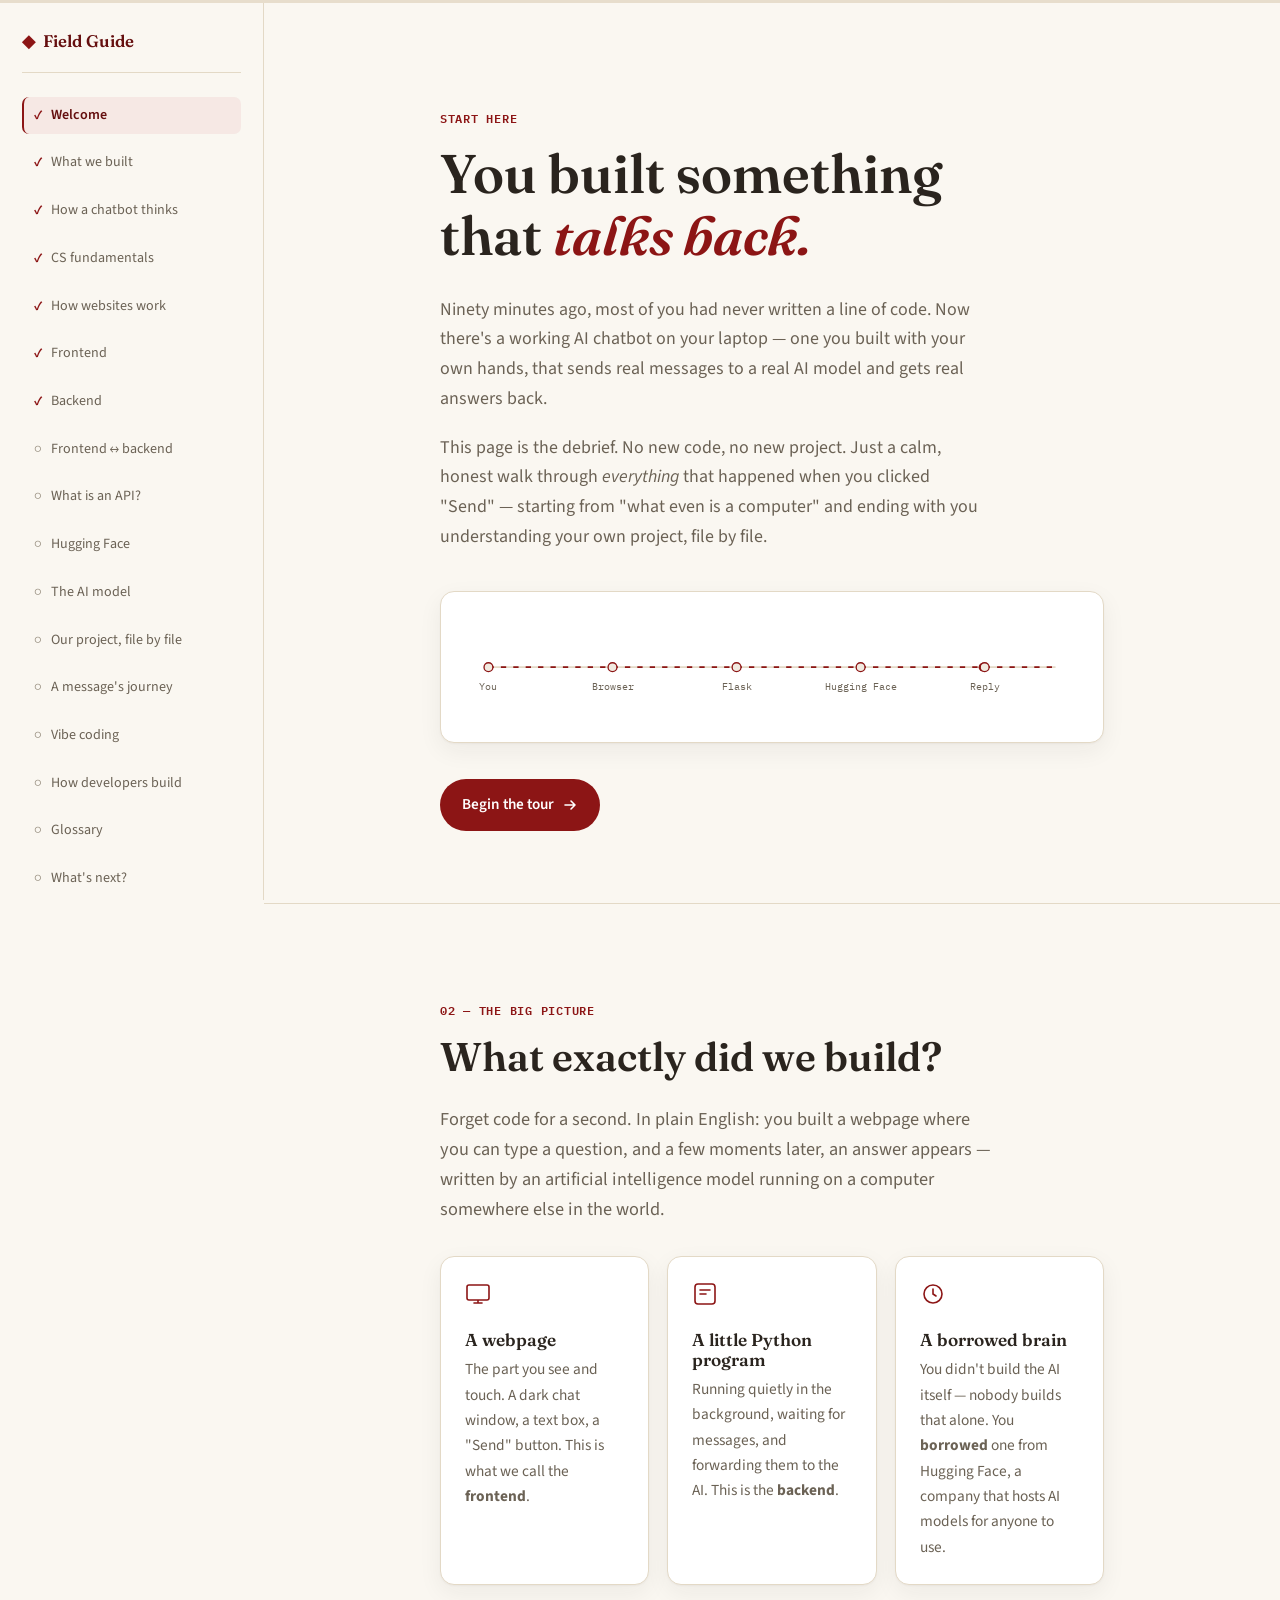
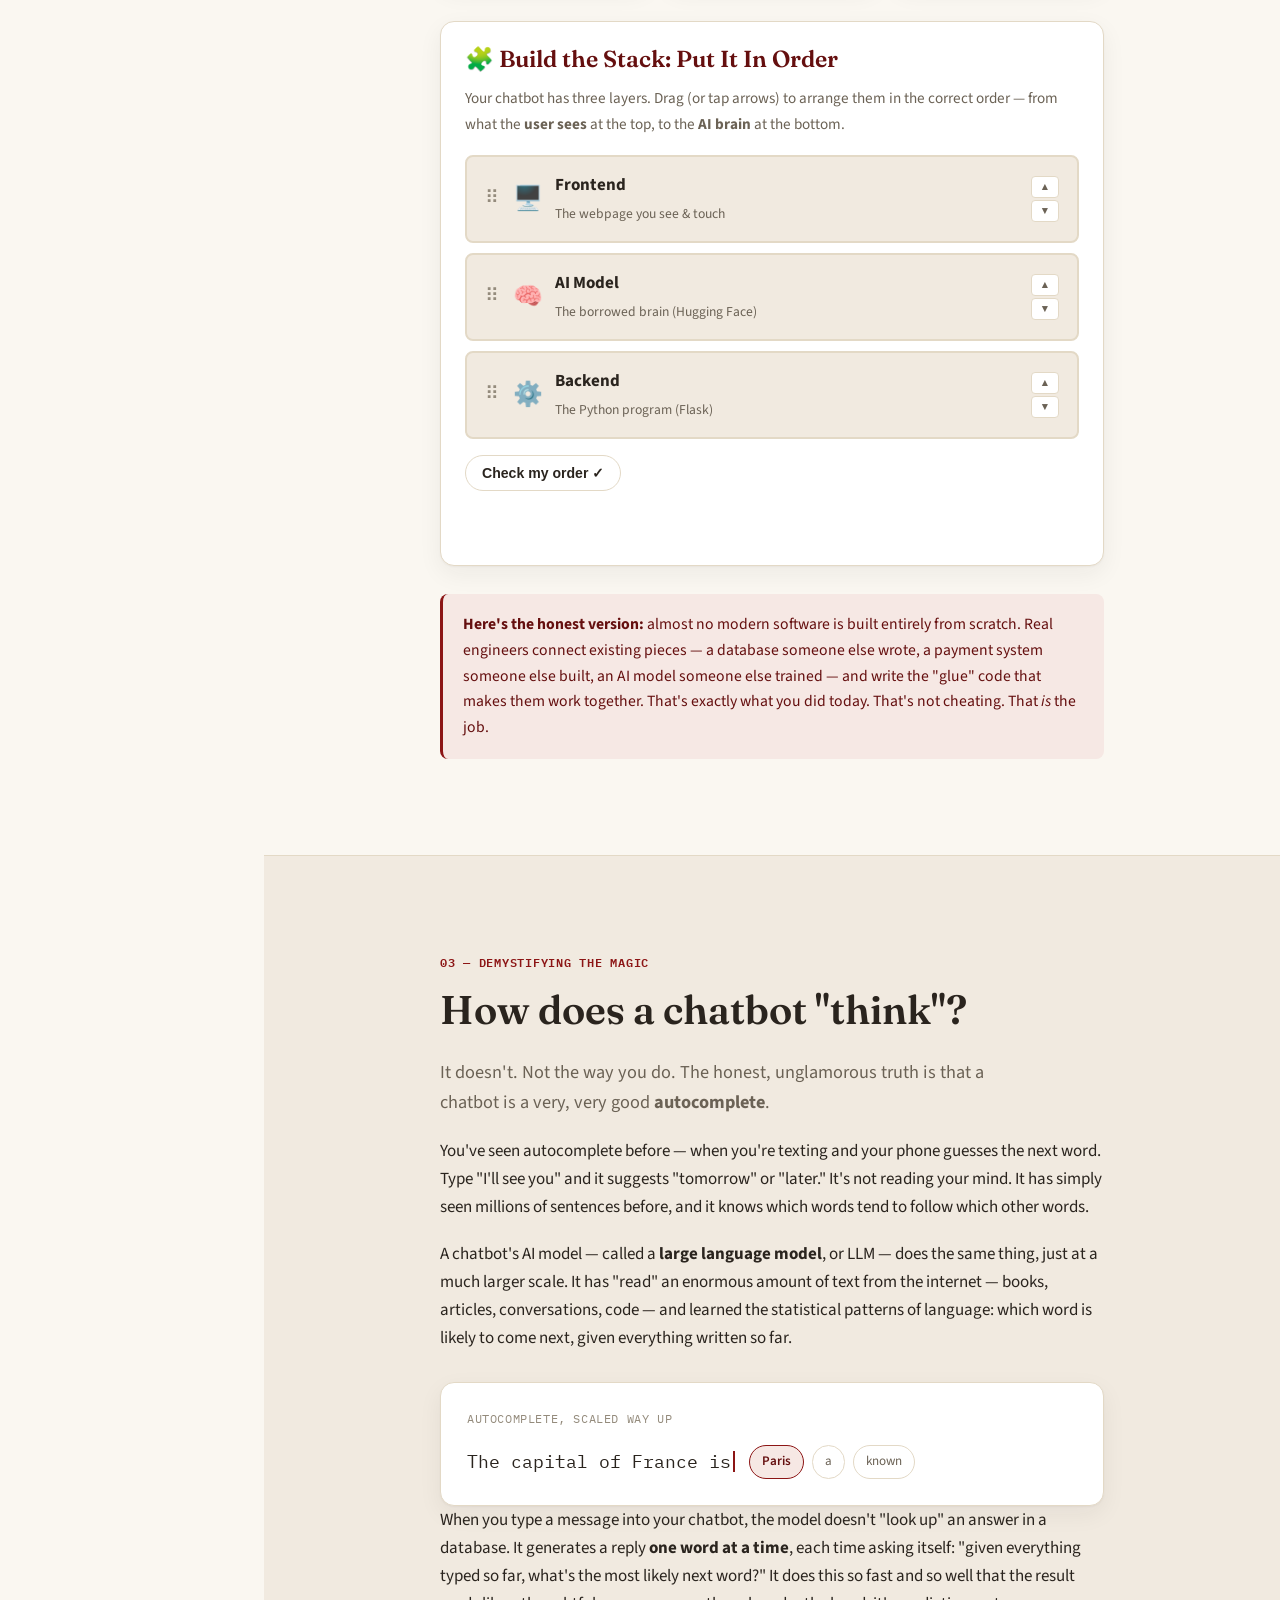
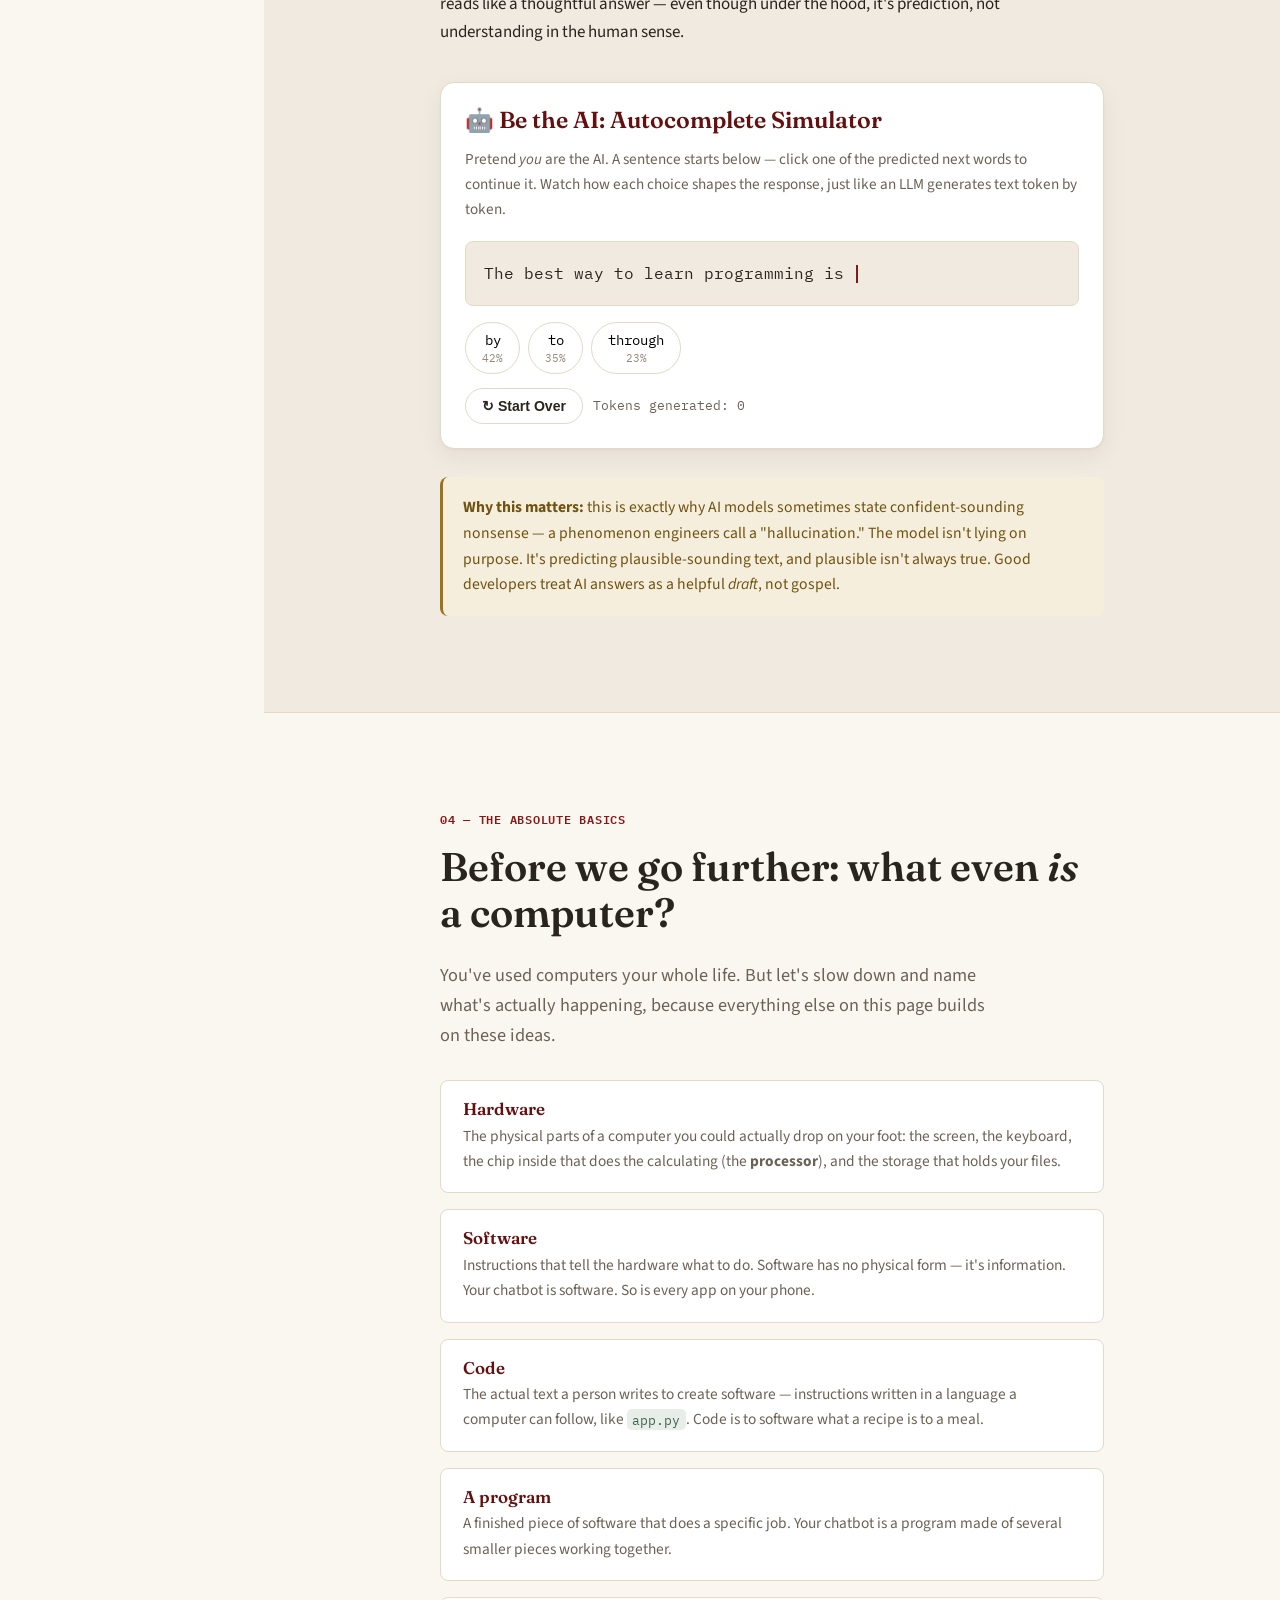
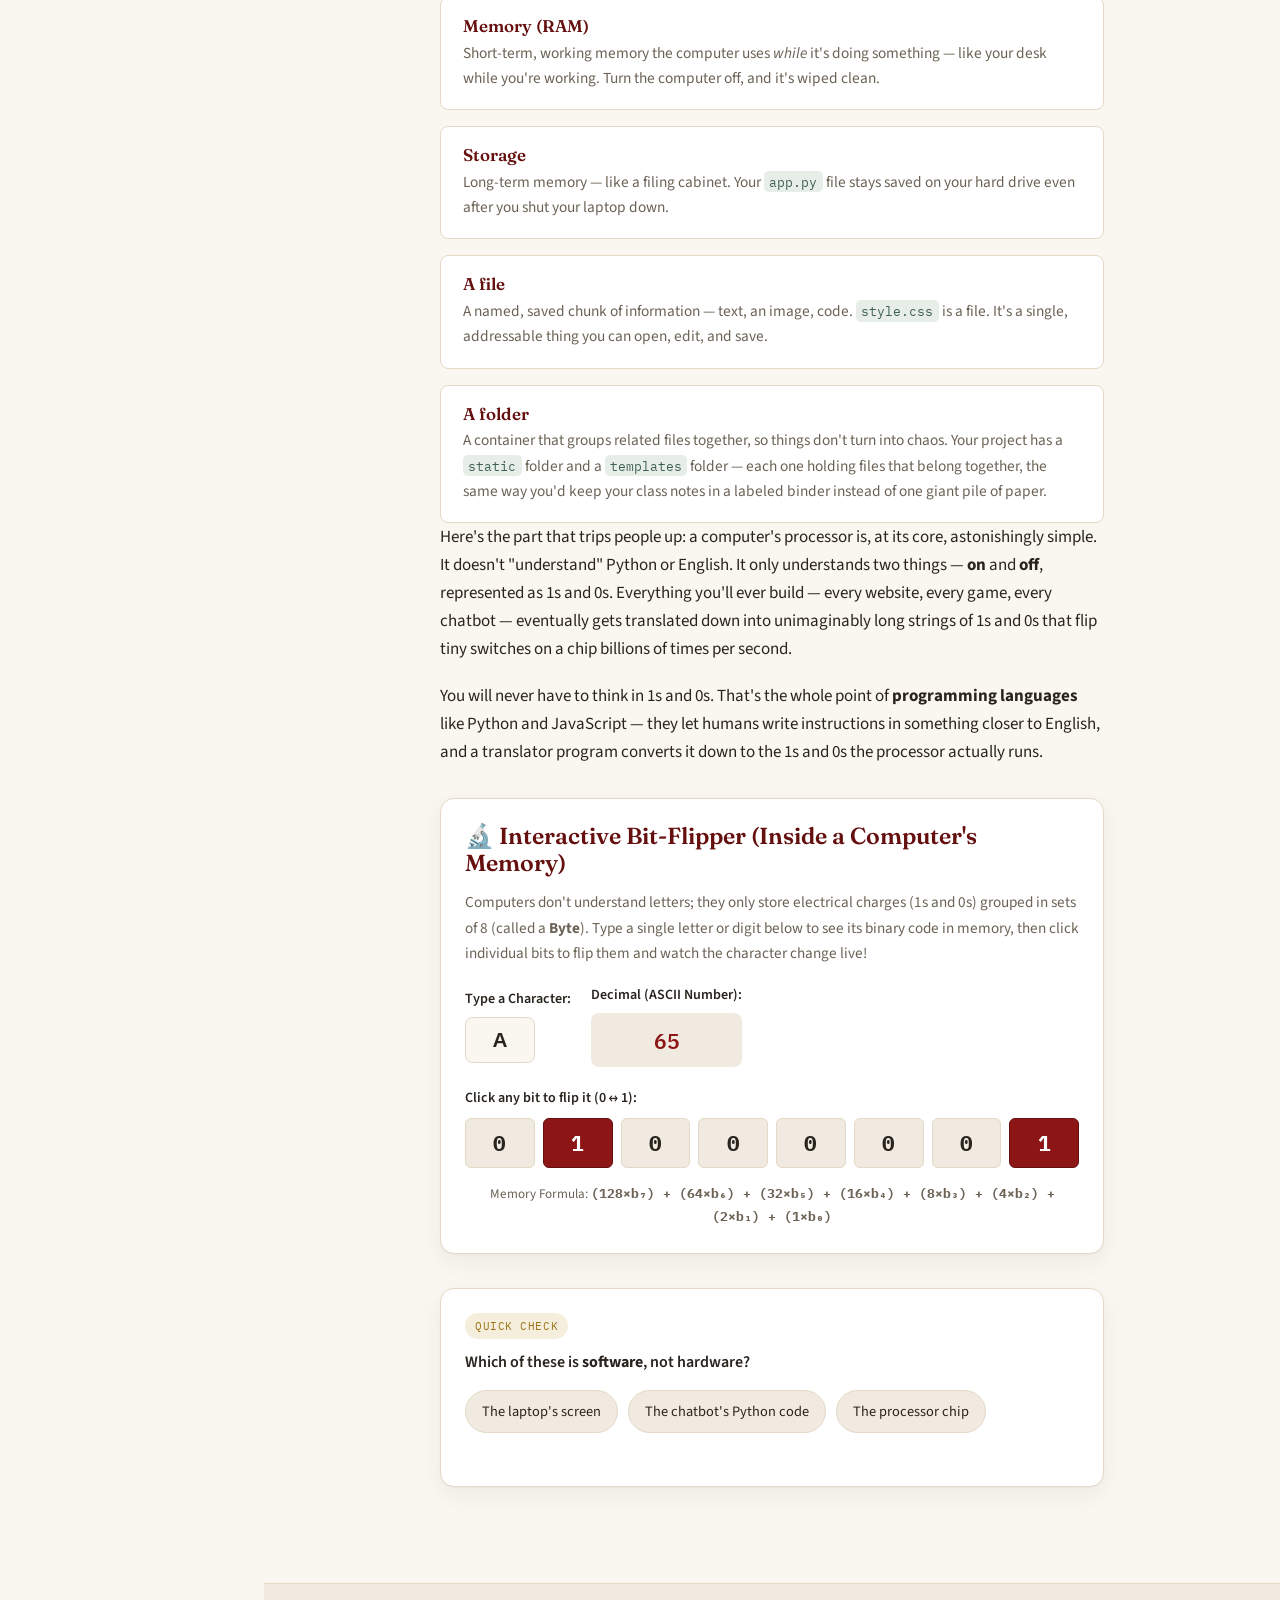
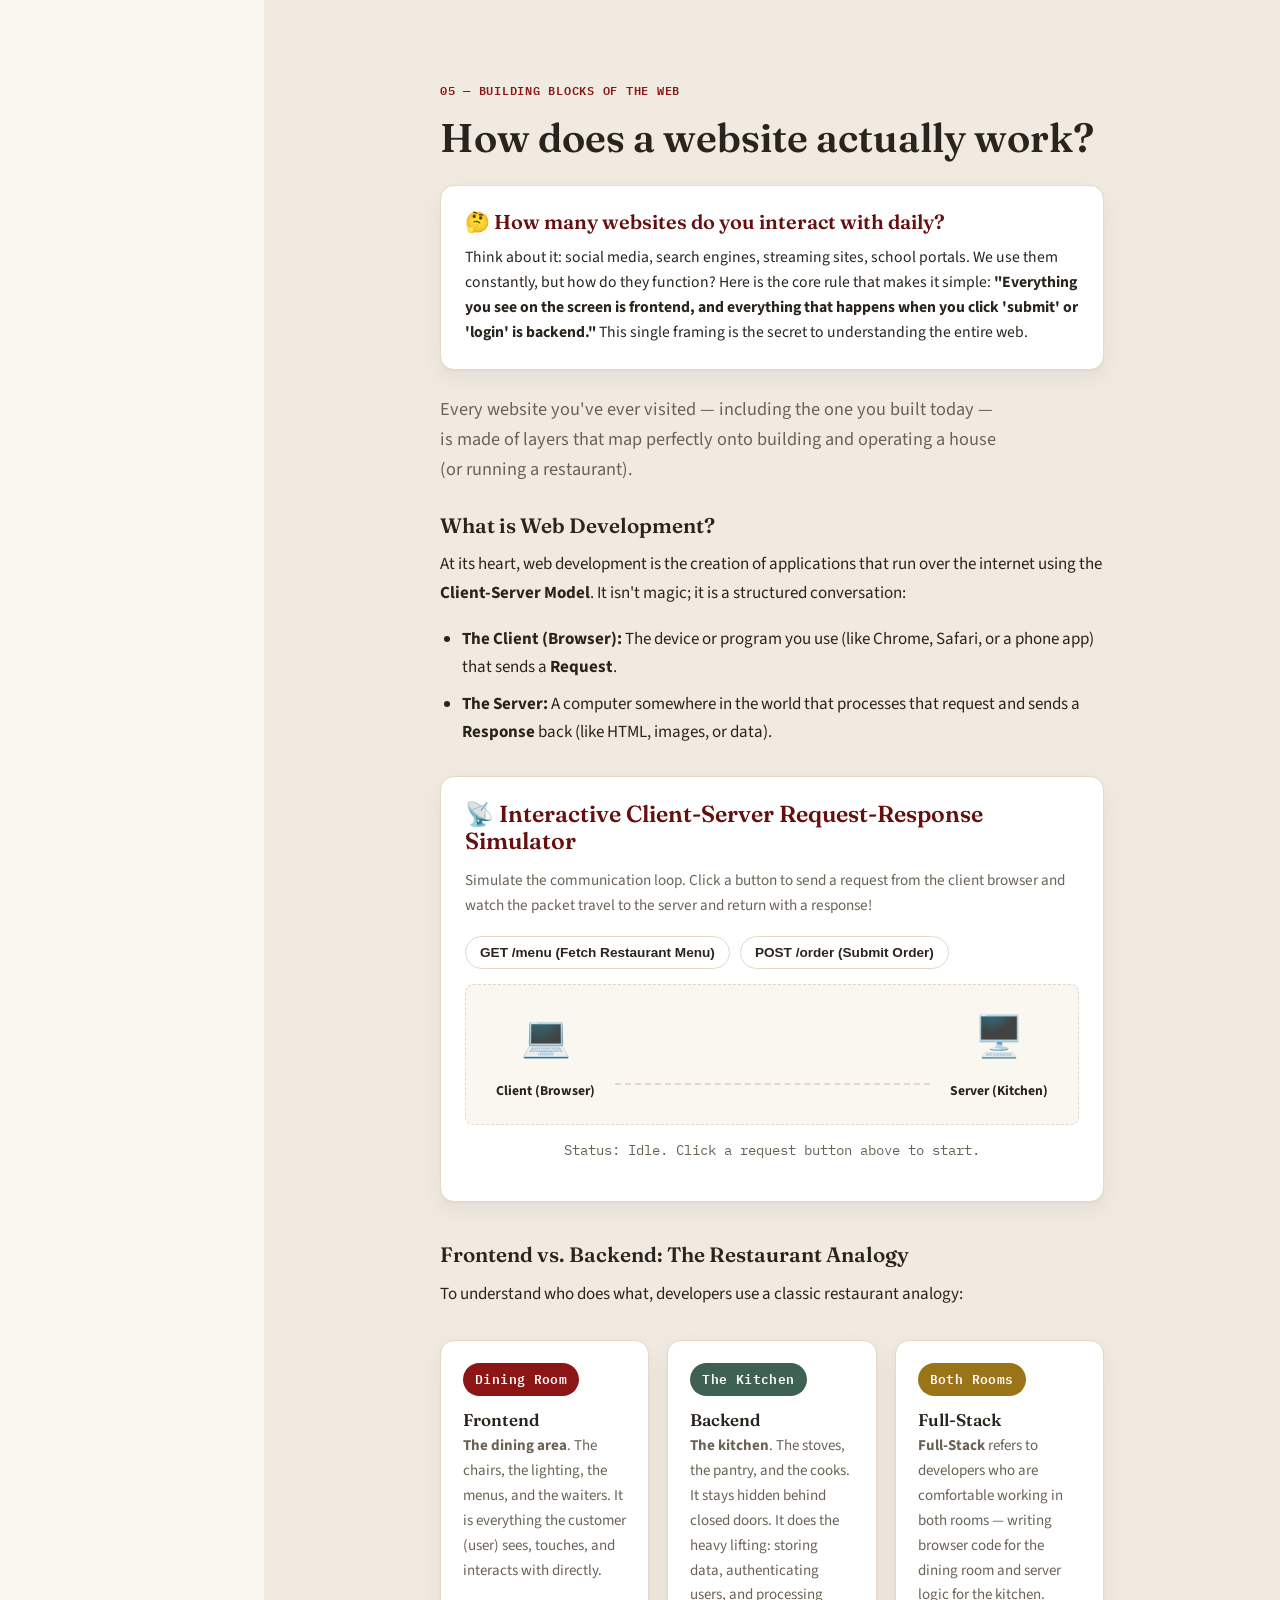
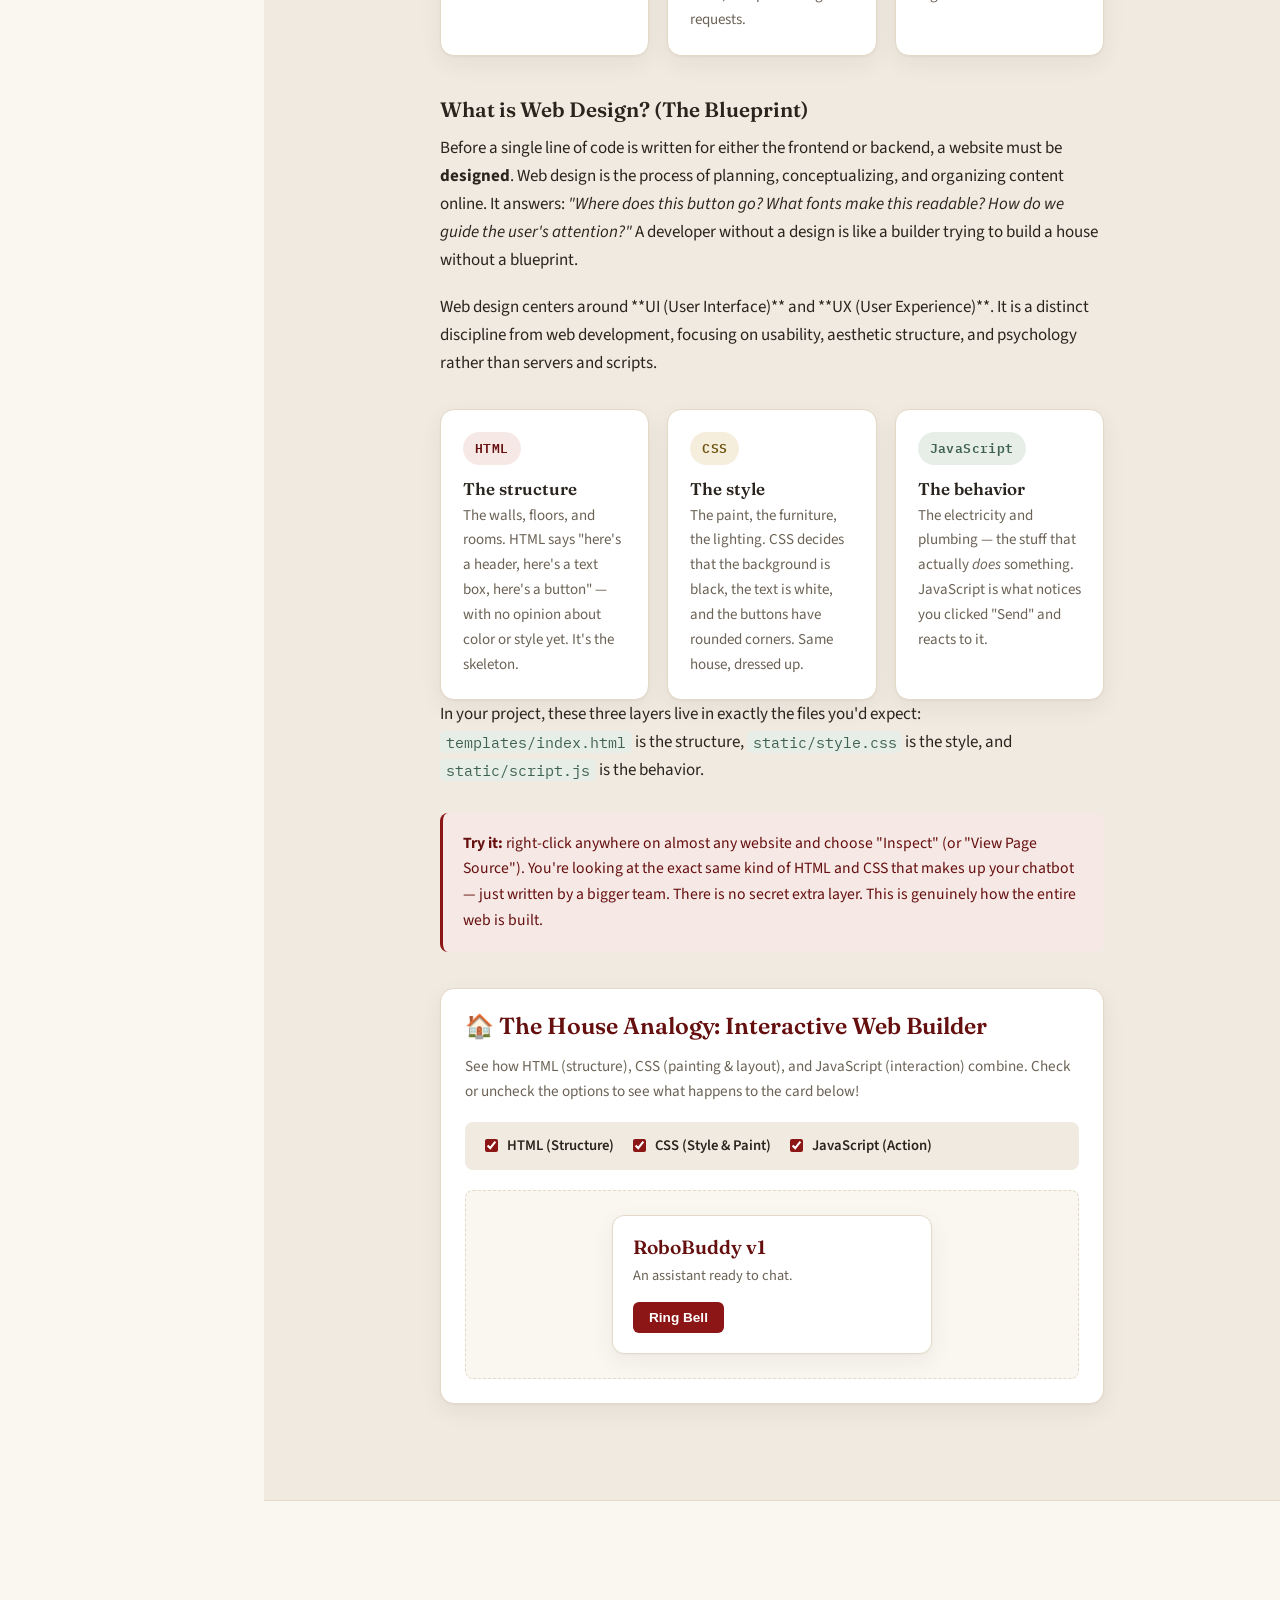
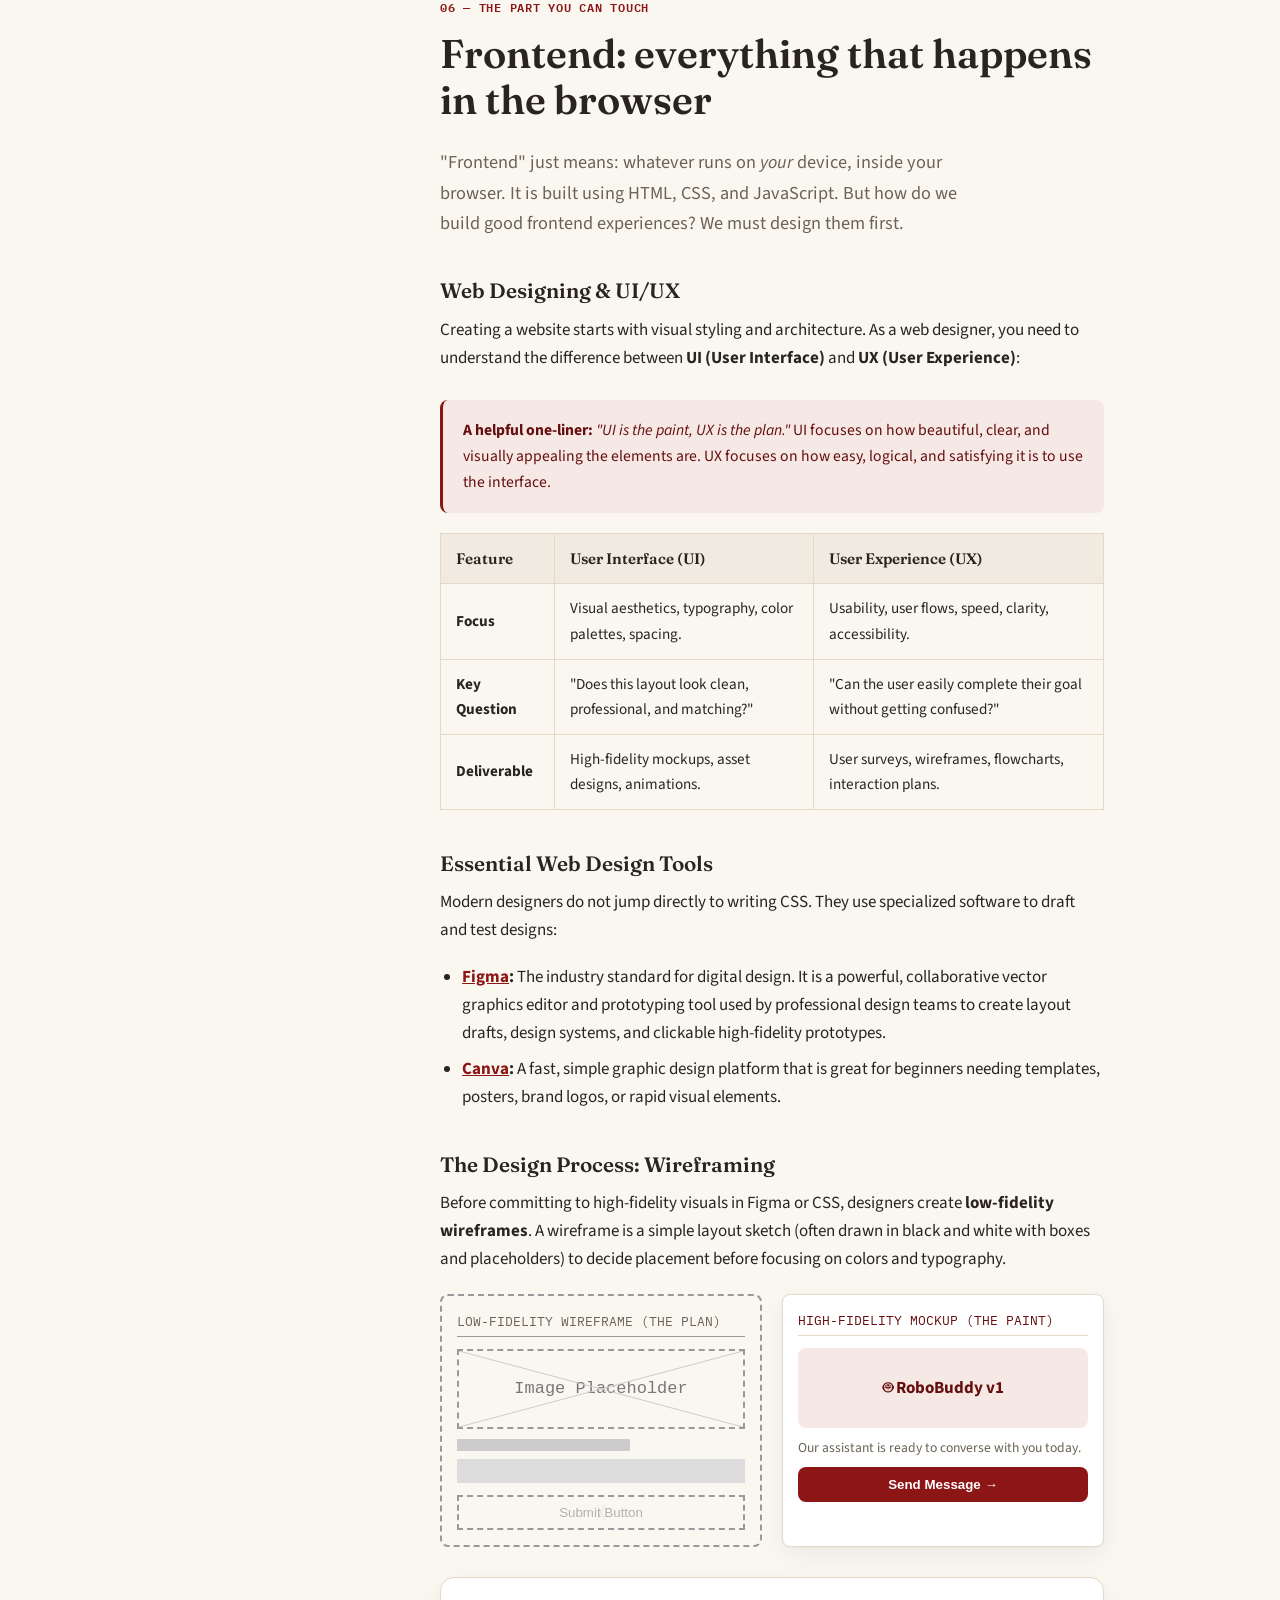
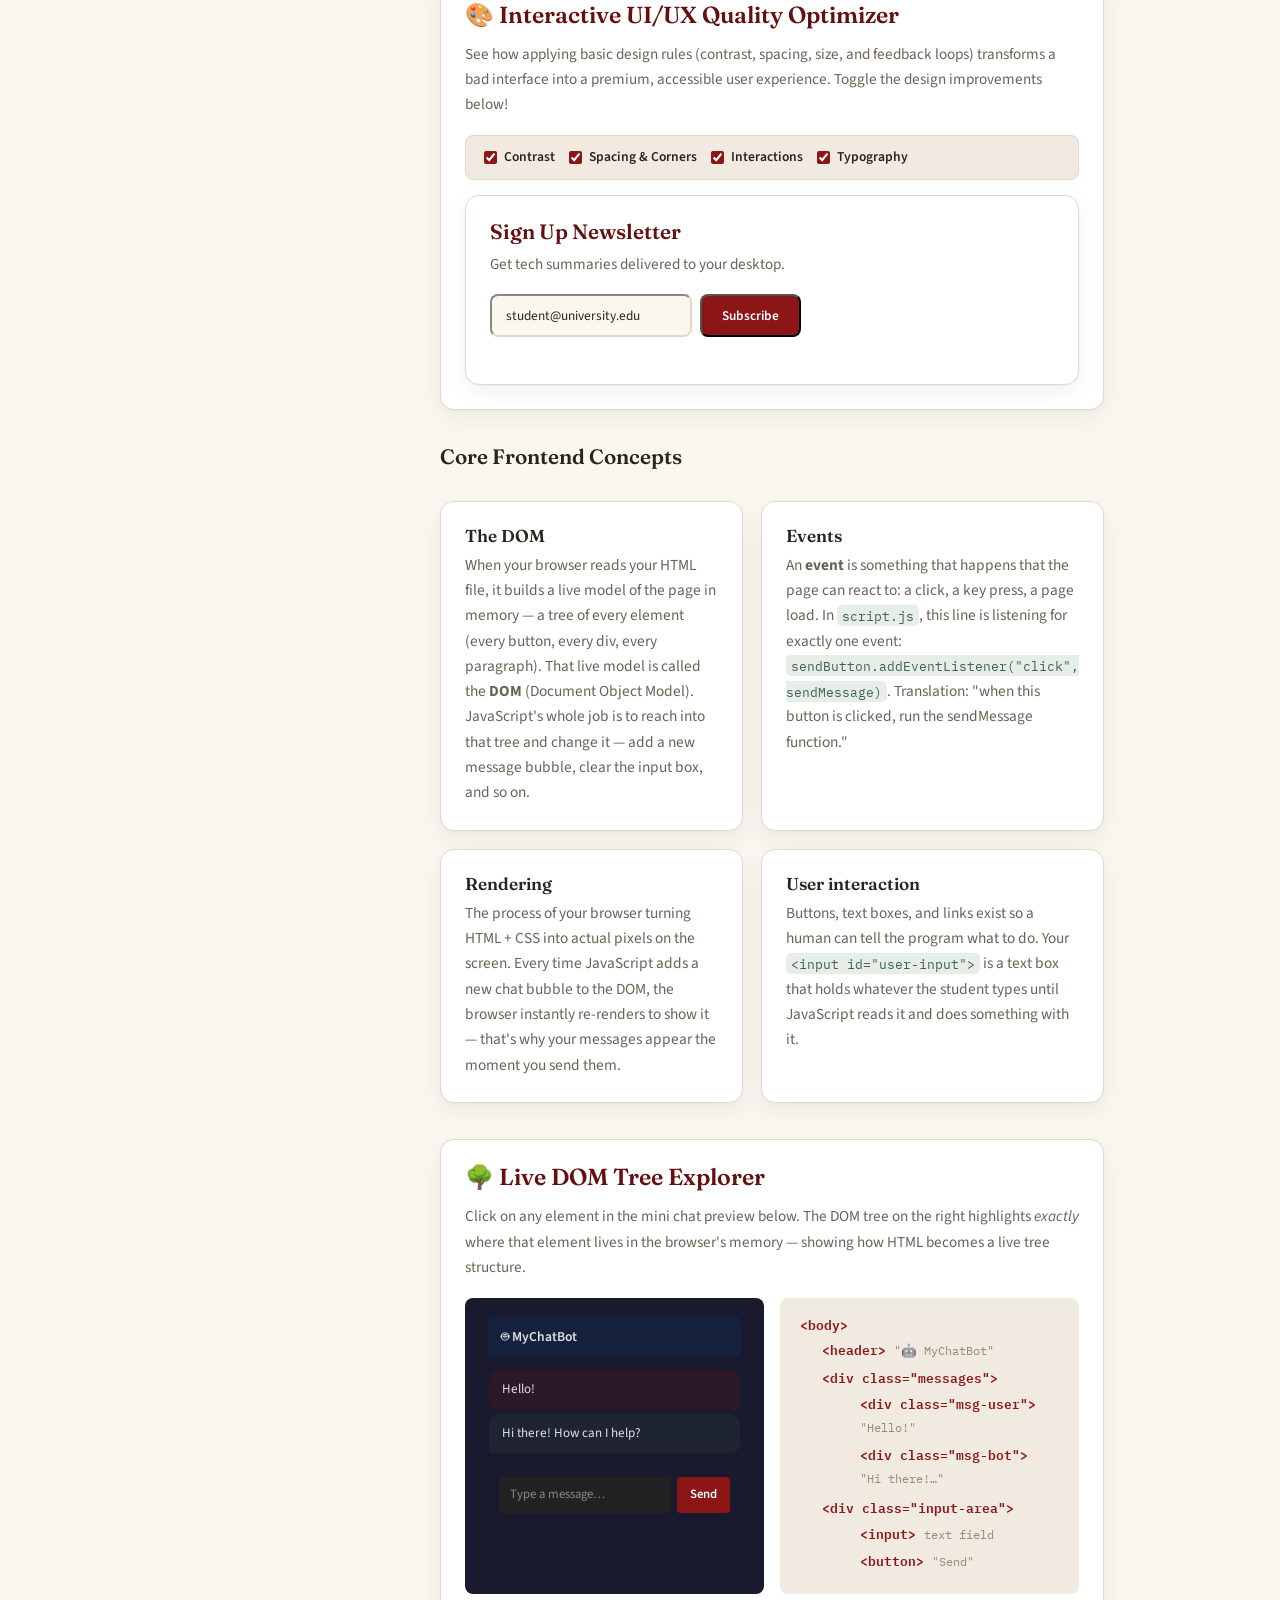
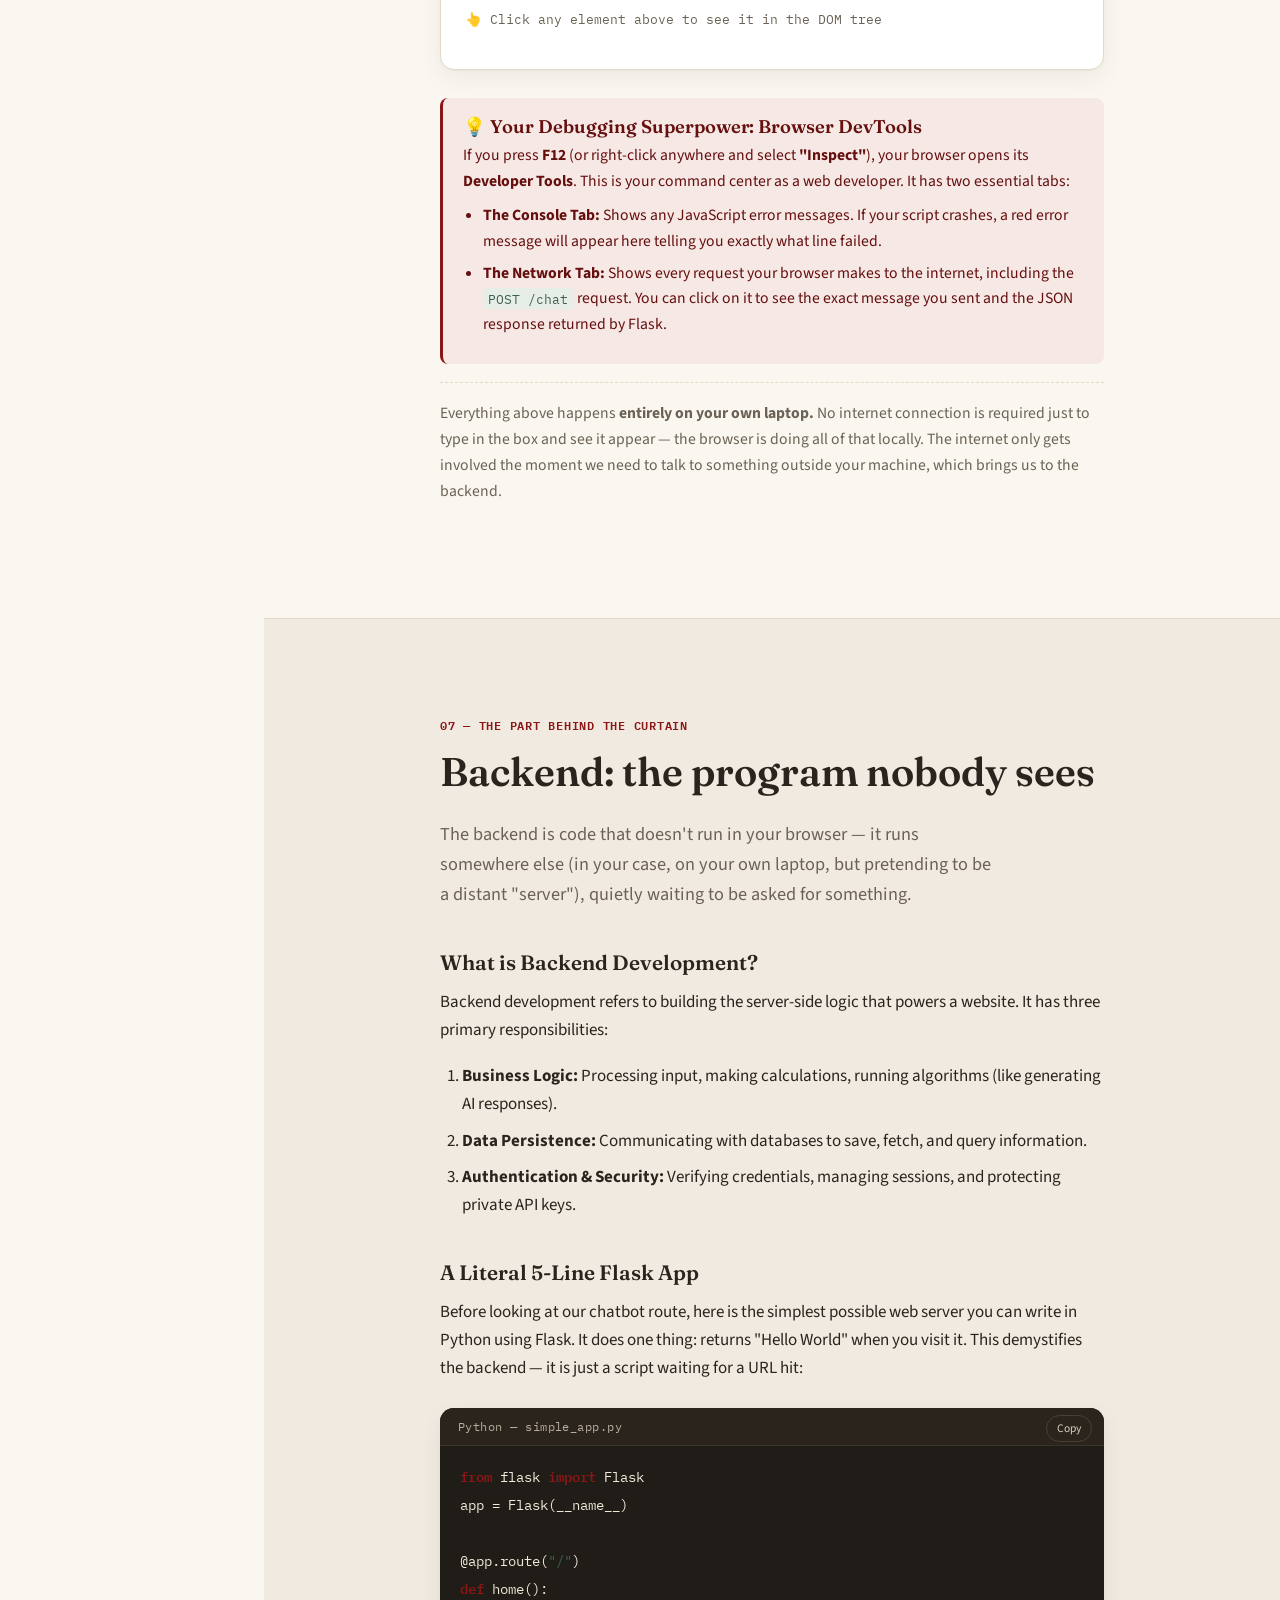
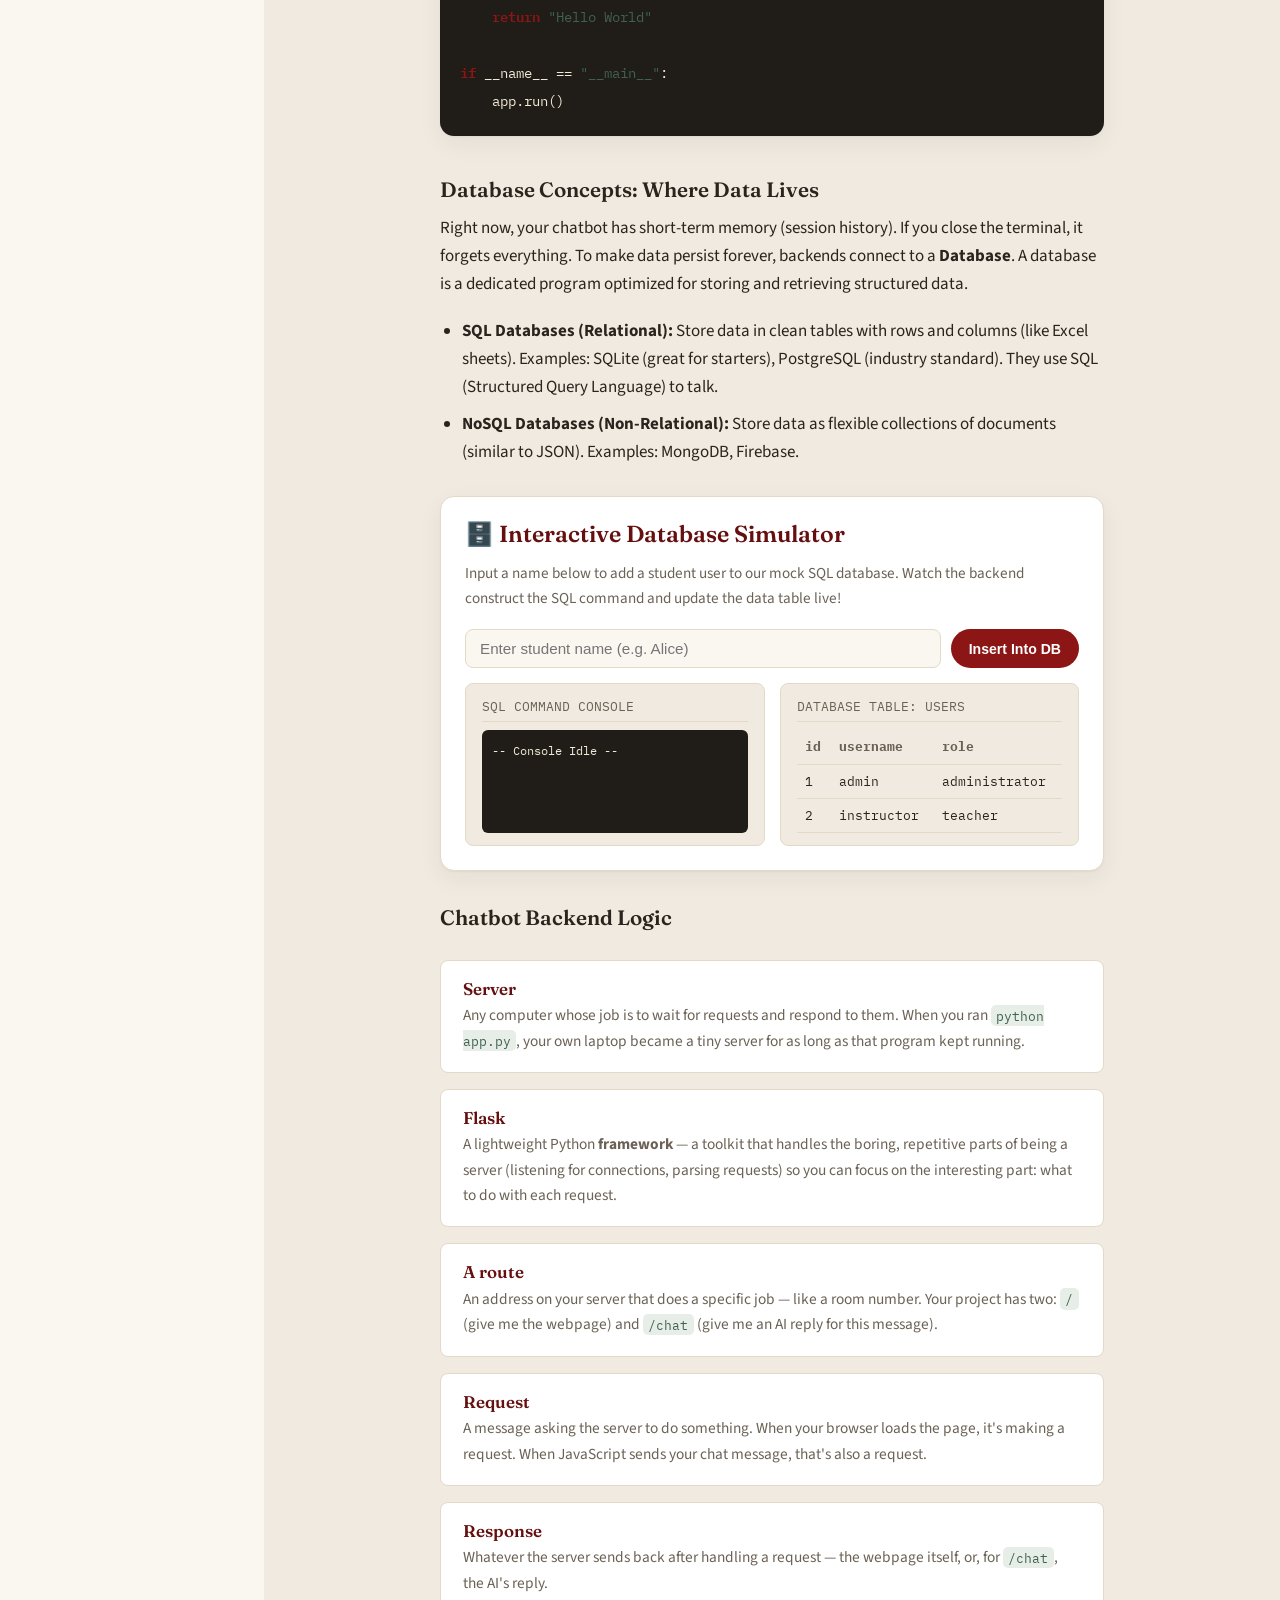
<file: teaching-site/index.html>
<!DOCTYPE html>
<html lang="en">

<head>
  <meta charset="UTF-8" />
  <meta name="viewport" content="width=device-width, initial-scale=1.0, maximum-scale=1.0, user-scalable=no" />

  <title>How Your Chatbot Works — A Field Guide</title>
  <meta name="description"
    content="An interactive guide for first-semester students explaining, from zero, how the chatbot they built actually works." />

  <!-- Google Fonts: a warm academic serif for headlines, a clean sans for reading, a mono for code -->
  <link rel="preconnect" href="https://fonts.googleapis.com">
  <link rel="preconnect" href="https://fonts.gstatic.com" crossorigin>
  <link
    href="https://fonts.googleapis.com/css2?family=Fraunces:opsz,wght@9..144,400;9..144,500;9..144,600;9..144,700&family=Source+Sans+3:wght@400;500;600;700&family=IBM+Plex+Mono:wght@400;500;600&display=swap"
    rel="stylesheet">

  <link rel="icon" href="favicon.svg" type="image/svg+xml" />
  <link rel="stylesheet" href="style.css" />
</head>

<body>

  <!-- ============================================================
     TOP PROGRESS BAR — fills as the student scrolls through
     ============================================================ -->
  <div class="progress-track" aria-hidden="true">
    <div class="progress-fill" id="progressFill"></div>
  </div>

  <!-- ============================================================
     MOBILE CONTENTS TOGGLE
     ============================================================ -->
  <button class="toc-toggle" id="tocToggle" aria-expanded="false" aria-controls="tocPanel">
    <span class="toc-toggle-icon">
      <svg width="18" height="18" viewBox="0 0 18 18" fill="none">
        <path d="M2 4.5H16M2 9H16M2 13.5H16" stroke="currentColor" stroke-width="1.6" stroke-linecap="round" />
      </svg>
    </span>
    Contents
  </button>

  <!-- ============================================================
     TABLE OF CONTENTS / SCROLLSPY NAVIGATION
     ============================================================ -->
  <nav class="toc" id="tocPanel" aria-label="Table of contents">
    <div class="toc-inner">
      <div class="toc-brand">
        <span class="toc-brand-mark">◆</span>
        <span>Field Guide</span>
      </div>
      <ol class="toc-list">
        <li><a href="#welcome" data-toc>Welcome</a></li>
        <li><a href="#what-we-built" data-toc>What we built</a></li>
        <li><a href="#how-ai-thinks" data-toc>How a chatbot thinks</a></li>
        <li><a href="#cs-fundamentals" data-toc>CS fundamentals</a></li>
        <li><a href="#how-websites-work" data-toc>How websites work</a></li>
        <li><a href="#frontend" data-toc>Frontend</a></li>
        <li><a href="#backend" data-toc>Backend</a></li>
        <li><a href="#conversation" data-toc>Frontend ↔ backend</a></li>
        <li><a href="#apis" data-toc>What is an API?</a></li>
        <li><a href="#huggingface" data-toc>Hugging Face</a></li>
        <li><a href="#ai-model" data-toc>The AI model</a></li>
        <li><a href="#project-walkthrough" data-toc>Our project, file by file</a></li>
        <li><a href="#message-journey" data-toc>A message's journey</a></li>
        <li><a href="#vibe-coding" data-toc>Vibe coding</a></li>
        <li><a href="#how-developers-build" data-toc>How developers build</a></li>
        <li><a href="#glossary" data-toc>Glossary</a></li>
        <li><a href="#whats-next" data-toc>What's next?</a></li>
      </ol>
      <div style="margin-top:20px; padding-top:16px; border-top:1px solid var(--panel-line);">
        <a href="ai-webdev.html" style="display:flex; align-items:center; gap:8px; padding:10px 12px; background:var(--cardinal); color:#fff; border-radius:var(--radius-sm); text-decoration:none; font-size:0.82rem; font-weight:700;" onmouseover="this.style.background='var(--cardinal-deep)'" onmouseout="this.style.background='var(--cardinal)'">
          <span>⚡</span>
          <span>AI for Web Dev →</span>
        </a>
        <p style="font-size:0.72rem; color:var(--ink-faint); margin:8px 0 0 0; line-height:1.4;">Build a live website using AI — a separate beginner session.</p>
      </div>
    </div>
  </nav>

  <main class="page">

    <!-- ============================================================
       01 — WELCOME
       ============================================================ -->
    <section class="section hero" id="welcome">
      <div class="container">
        <p class="eyebrow">Start here</p>
        <h1 class="hero-title">You built something that <em>talks back.</em></h1>
        <p class="hero-sub">
          Ninety minutes ago, most of you had never written a line of code. Now there's a
          working AI chatbot on your laptop — one you built with your own hands, that sends
          real messages to a real AI model and gets real answers back.
        </p>
        <p class="hero-sub">
          This page is the debrief. No new code, no new project. Just a calm, honest walk
          through <em>everything</em> that happened when you clicked "Send" — starting from
          "what even is a computer" and ending with you understanding your own project,
          file by file.
        </p>

        <div class="hero-journey" aria-hidden="true">
          <!-- Ambient mini version of the signature "message journey" diagram -->
          <svg viewBox="0 0 720 120" class="journey-svg journey-svg-mini" preserveAspectRatio="xMidYMid meet">
            <line x1="40" y1="60" x2="680" y2="60" stroke="var(--line)" stroke-width="2" />
            <path id="miniPath" d="M40,60 L680,60" fill="none" stroke="var(--cardinal)" stroke-width="2"
              stroke-dasharray="6 8" />
            <circle id="miniPulse" r="5" fill="var(--cardinal)">
              <animateMotion dur="6s" repeatCount="indefinite" path="M40,60 L680,60" />
            </circle>
            <g font-family="IBM Plex Mono, monospace" font-size="11" fill="var(--ink-soft)">
              <g transform="translate(40,60)">
                <circle r="5" fill="var(--panel)" stroke="var(--cardinal)" stroke-width="1.5" /><text y="26"
                  text-anchor="middle">You</text>
              </g>
              <g transform="translate(180,60)">
                <circle r="5" fill="var(--panel)" stroke="var(--cardinal)" stroke-width="1.5" /><text y="26"
                  text-anchor="middle">Browser</text>
              </g>
              <g transform="translate(320,60)">
                <circle r="5" fill="var(--panel)" stroke="var(--cardinal)" stroke-width="1.5" /><text y="26"
                  text-anchor="middle">Flask</text>
              </g>
              <g transform="translate(460,60)">
                <circle r="5" fill="var(--panel)" stroke="var(--cardinal)" stroke-width="1.5" /><text y="26"
                  text-anchor="middle">Hugging Face</text>
              </g>
              <g transform="translate(600,60)">
                <circle r="5" fill="var(--panel)" stroke="var(--cardinal)" stroke-width="1.5" /><text y="26"
                  text-anchor="middle">Reply</text>
              </g>
            </g>
          </svg>
        </div>

        <a href="#what-we-built" class="btn-primary scroll-hint">
          Begin the tour
          <svg width="16" height="16" viewBox="0 0 16 16" fill="none">
            <path d="M3 8H13M13 8L9 4M13 8L9 12" stroke="currentColor" stroke-width="1.6" stroke-linecap="round"
              stroke-linejoin="round" />
          </svg>
        </a>
      </div>
    </section>

    <!-- ============================================================
       02 — WHAT WE BUILT
       ============================================================ -->
    <section class="section" id="what-we-built">
      <div class="container">
        <p class="eyebrow">02 — The big picture</p>
        <h2>What exactly did we build?</h2>
        <p class="lead">
          Forget code for a second. In plain English: you built a webpage where you can type
          a question, and a few moments later, an answer appears — written by an artificial
          intelligence model running on a computer somewhere else in the world.
        </p>

        <div class="card-grid three">
          <div class="card">
            <div class="card-icon" aria-hidden="true">
              <svg width="26" height="26" viewBox="0 0 26 26" fill="none">
                <rect x="2" y="4" width="22" height="15" rx="2" stroke="var(--cardinal)" stroke-width="1.6" />
                <path d="M9 22H17" stroke="var(--cardinal)" stroke-width="1.6" stroke-linecap="round" />
                <path d="M13 19V22" stroke="var(--cardinal)" stroke-width="1.6" />
              </svg>
            </div>
            <h3>A webpage</h3>
            <p>The part you see and touch. A dark chat window, a text box, a "Send" button. This is what we call the
              <strong>frontend</strong>.</p>
          </div>
          <div class="card">
            <div class="card-icon" aria-hidden="true">
              <svg width="26" height="26" viewBox="0 0 26 26" fill="none">
                <rect x="3" y="3" width="20" height="20" rx="3" stroke="var(--cardinal)" stroke-width="1.6" />
                <path d="M8 9H18M8 13H14" stroke="var(--cardinal)" stroke-width="1.6" stroke-linecap="round" />
              </svg>
            </div>
            <h3>A little Python program</h3>
            <p>Running quietly in the background, waiting for messages, and forwarding them to the AI. This is the
              <strong>backend</strong>.</p>
          </div>
          <div class="card">
            <div class="card-icon" aria-hidden="true">
              <svg width="26" height="26" viewBox="0 0 26 26" fill="none">
                <circle cx="13" cy="13" r="9" stroke="var(--cardinal)" stroke-width="1.6" />
                <path d="M13 8V13L16 15" stroke="var(--cardinal)" stroke-width="1.6" stroke-linecap="round" />
              </svg>
            </div>
            <h3>A borrowed brain</h3>
            <p>You didn't build the AI itself — nobody builds that alone. You <strong>borrowed</strong> one from Hugging
              Face, a company that hosts AI models for anyone to use.</p>
          </div>
        </div>

        <!-- Interactive: Build the Stack Game -->
        <div class="sandbox-container" id="stackGameSandbox"
          style="margin-top: 36px; padding: 24px; background: var(--card-bg); border: 1px solid var(--line); border-radius: var(--radius); box-shadow: var(--shadow);">
          <h3
            style="margin-top: 0; font-family: var(--font-display); color: var(--cardinal-deep); font-size: clamp(1.2rem, 1.0rem + 0.8vw, 1.45rem);">
            🧩 Build the Stack: Put It In Order</h3>
          <p style="font-size: 0.95rem; color: var(--ink-soft); margin-bottom: 18px;">Your chatbot has three layers.
            Drag (or tap arrows) to arrange them in the correct order — from what the <strong>user sees</strong> at the
            top, to the <strong>AI brain</strong> at the bottom.</p>

          <div id="stackGame" class="stack-game">
            <div class="stack-item" draggable="true" data-correct="0" data-id="frontend">
              <span class="stack-grip">⠿</span>
              <div class="stack-item-content">
                <span class="stack-emoji">🖥️</span>
                <div><strong>Frontend</strong><br><small>The webpage you see & touch</small></div>
              </div>
              <div class="stack-arrows">
                <button class="stack-arrow-btn stack-up" aria-label="Move up">▲</button>
                <button class="stack-arrow-btn stack-down" aria-label="Move down">▼</button>
              </div>
            </div>
            <div class="stack-item" draggable="true" data-correct="2" data-id="ai">
              <span class="stack-grip">⠿</span>
              <div class="stack-item-content">
                <span class="stack-emoji">🧠</span>
                <div><strong>AI Model</strong><br><small>The borrowed brain (Hugging Face)</small></div>
              </div>
              <div class="stack-arrows">
                <button class="stack-arrow-btn stack-up" aria-label="Move up">▲</button>
                <button class="stack-arrow-btn stack-down" aria-label="Move down">▼</button>
              </div>
            </div>
            <div class="stack-item" draggable="true" data-correct="1" data-id="backend">
              <span class="stack-grip">⠿</span>
              <div class="stack-item-content">
                <span class="stack-emoji">⚙️</span>
                <div><strong>Backend</strong><br><small>The Python program (Flask)</small></div>
              </div>
              <div class="stack-arrows">
                <button class="stack-arrow-btn stack-up" aria-label="Move up">▲</button>
                <button class="stack-arrow-btn stack-down" aria-label="Move down">▼</button>
              </div>
            </div>
          </div>
          <button class="btn-secondary" id="checkStackBtn" style="margin-top: 16px;">Check my order ✓</button>
          <p id="stackFeedback" style="margin-top: 12px; font-weight: 600; font-size: 0.95rem; min-height: 1.4em;"></p>
          <!-- Flow animation shown on success -->
          <div id="stackFlowAnim" class="stack-flow-anim" style="display: none;">
            <div class="stack-flow-node">🖥️ Frontend</div>
            <div class="stack-flow-arrow">→</div>
            <div class="stack-flow-node">⚙️ Backend</div>
            <div class="stack-flow-arrow">→</div>
            <div class="stack-flow-node">🧠 AI Model</div>
            <div class="stack-flow-arrow">→</div>
            <div class="stack-flow-node">💬 Reply!</div>
          </div>
        </div>

        <div class="callout">
          <p><strong>Here's the honest version:</strong> almost no modern software is built entirely from scratch. Real
            engineers connect existing pieces — a database someone else wrote, a payment system someone else built, an
            AI model someone else trained — and write the "glue" code that makes them work together. That's exactly what
            you did today. That's not cheating. That <em>is</em> the job.</p>
        </div>
      </div>
    </section>

    <!-- ============================================================
       03 — HOW A CHATBOT THINKS
       ============================================================ -->
    <section class="section section-soft" id="how-ai-thinks">
      <div class="container">
        <p class="eyebrow">03 — Demystifying the magic</p>
        <h2>How does a chatbot "think"?</h2>
        <p class="lead">
          It doesn't. Not the way you do. The honest, unglamorous truth is that a chatbot is
          a very, very good <strong>autocomplete</strong>.
        </p>

        <p>
          You've seen autocomplete before — when you're texting and your phone guesses the
          next word. Type "I'll see you" and it suggests "tomorrow" or "later." It's not
          reading your mind. It has simply seen millions of sentences before, and it knows
          which words tend to follow which other words.
        </p>
        <p>
          A chatbot's AI model — called a <strong>large language model</strong>, or LLM — does
          the same thing, just at a much larger scale. It has "read" an enormous amount of
          text from the internet — books, articles, conversations, code — and learned the
          statistical patterns of language: which word is likely to come next, given
          everything written so far.
        </p>

        <div class="diagram-frame">
          <p class="diagram-label">Autocomplete, scaled way up</p>
          <div class="autocomplete-demo">
            <span class="ac-fixed">The capital of France is</span>
            <span class="ac-cursor"></span>
            <div class="ac-suggestions">
              <span class="ac-chip ac-chip-best">Paris</span>
              <span class="ac-chip">a</span>
              <span class="ac-chip">known</span>
            </div>
          </div>
        </div>

        <p>
          When you type a message into your chatbot, the model doesn't "look up" an answer
          in a database. It generates a reply <strong>one word at a time</strong>, each time
          asking itself: "given everything typed so far, what's the most likely next word?"
          It does this so fast and so well that the result reads like a thoughtful answer —
          even though under the hood, it's prediction, not understanding in the human sense.
        </p>

        <!-- Interactive: Live Autocomplete Simulator -->
        <div class="sandbox-container"
          style="margin-top: 36px; padding: 24px; background: var(--card-bg); border: 1px solid var(--line); border-radius: var(--radius); box-shadow: var(--shadow);">
          <h3
            style="margin-top: 0; font-family: var(--font-display); color: var(--cardinal-deep); font-size: clamp(1.2rem, 1.0rem + 0.8vw, 1.45rem);">
            🤖 Be the AI: Autocomplete Simulator</h3>
          <p style="font-size: 0.95rem; color: var(--ink-soft); margin-bottom: 18px;">Pretend <em>you</em> are the AI. A
            sentence starts below — click one of the predicted next words to continue it. Watch how each choice shapes
            the response, just like an LLM generates text token by token.</p>

          <div class="autocomplete-sim">
            <div class="autocomplete-sim-output" id="acSimOutput">
              <span class="ac-sim-base">The best way to learn programming is</span>
              <span class="ac-sim-cursor-blink"></span>
            </div>
            <div class="autocomplete-sim-choices" id="acSimChoices">
              <!-- Choices dynamically inserted by JS -->
            </div>
            <div style="display: flex; gap: 10px; align-items: center; margin-top: 14px; flex-wrap: wrap;">
              <button class="btn-secondary" id="acSimReset">↻ Start Over</button>
              <span id="acSimTokenCount"
                style="font-family: var(--font-mono); font-size: 0.82rem; color: var(--ink-soft);">Tokens generated:
                0</span>
            </div>
          </div>
        </div>

        <div class="callout callout-gold">
          <p><strong>Why this matters:</strong> this is exactly why AI models sometimes state
            confident-sounding nonsense — a phenomenon engineers call a "hallucination." The
            model isn't lying on purpose. It's predicting plausible-sounding text, and
            plausible isn't always true. Good developers treat AI answers as a helpful
            <em>draft</em>, not gospel.
          </p>
        </div>
      </div>
    </section>

    <!-- ============================================================
       04 — CS FUNDAMENTALS
       ============================================================ -->
    <section class="section" id="cs-fundamentals">
      <div class="container">
        <p class="eyebrow">04 — The absolute basics</p>
        <h2>Before we go further: what even <em>is</em> a computer?</h2>
        <p class="lead">
          You've used computers your whole life. But let's slow down and name what's
          actually happening, because everything else on this page builds on these ideas.
        </p>

        <div class="term-stack">
          <div class="term-block">
            <h4>Hardware</h4>
            <p>The physical parts of a computer you could actually drop on your foot: the screen, the keyboard, the chip
              inside that does the calculating (the <strong>processor</strong>), and the storage that holds your files.
            </p>
          </div>
          <div class="term-block">
            <h4>Software</h4>
            <p>Instructions that tell the hardware what to do. Software has no physical form — it's information. Your
              chatbot is software. So is every app on your phone.</p>
          </div>
          <div class="term-block">
            <h4>Code</h4>
            <p>The actual text a person writes to create software — instructions written in a language a computer can
              follow, like <code>app.py</code>. Code is to software what a recipe is to a meal.</p>
          </div>
          <div class="term-block">
            <h4>A program</h4>
            <p>A finished piece of software that does a specific job. Your chatbot is a program made of several smaller
              pieces working together.</p>
          </div>
          <div class="term-block">
            <h4>Memory (RAM)</h4>
            <p>Short-term, working memory the computer uses <em>while</em> it's doing something — like your desk while
              you're working. Turn the computer off, and it's wiped clean.</p>
          </div>
          <div class="term-block">
            <h4>Storage</h4>
            <p>Long-term memory — like a filing cabinet. Your <code>app.py</code> file stays saved on your hard drive
              even after you shut your laptop down.</p>
          </div>
          <div class="term-block">
            <h4>A file</h4>
            <p>A named, saved chunk of information — text, an image, code. <code>style.css</code> is a file. It's a
              single, addressable thing you can open, edit, and save.</p>
          </div>
          <div class="term-block">
            <h4>A folder</h4>
            <p>A container that groups related files together, so things don't turn into chaos. Your project has a
              <code>static</code> folder and a <code>templates</code> folder — each one holding files that belong
              together, the same way you'd keep your class notes in a labeled binder instead of one giant pile of paper.
            </p>
          </div>
        </div>

        <p>
          Here's the part that trips people up: a computer's processor is, at its core,
          astonishingly simple. It doesn't "understand" Python or English. It only
          understands two things — <strong>on</strong> and <strong>off</strong>, represented
          as 1s and 0s. Everything you'll ever build — every website, every game, every
          chatbot — eventually gets translated down into unimaginably long strings of 1s
          and 0s that flip tiny switches on a chip billions of times per second.
        </p>
        <p>
          You will never have to think in 1s and 0s. That's the whole point of
          <strong>programming languages</strong> like Python and JavaScript — they let humans
          write instructions in something closer to English, and a translator program
          converts it down to the 1s and 0s the processor actually runs.
        </p>

        <!-- Interactive Bit-Flipper Sandbox -->
        <div class="sandbox-container"
          style="margin-top: 32px; padding: 24px; background: var(--card-bg); border: 1px solid var(--line); border-radius: var(--radius); box-shadow: var(--shadow);">
          <h3
            style="margin-top: 0; font-family: var(--font-display); color: var(--cardinal-deep); font-size: clamp(1.2rem, 1.0rem + 0.8vw, 1.45rem);">
            🔬 Interactive Bit-Flipper (Inside a Computer's Memory)</h3>
          <p style="font-size: 0.95rem; color: var(--ink-soft); margin-bottom: 18px;">Computers don't understand
            letters; they only store electrical charges (1s and 0s) grouped in sets of 8 (called a
            <strong>Byte</strong>). Type a single letter or digit below to see its binary code in memory, then click
            individual bits to flip them and watch the character change live!</p>

          <div style="display: flex; gap: 20px; align-items: center; margin-bottom: 20px; flex-wrap: wrap;">
            <div>
              <label
                style="font-weight: 600; font-size: 0.88rem; display: block; margin-bottom: 6px; color: var(--ink);">Type
                a Character:</label>
              <input type="text" id="bitLetterInput" maxlength="1" value="A"
                style="width: 70px; padding: 10px; text-align: center; border: 1px solid var(--line); border-radius: var(--radius-sm); font-size: 1.3rem; font-weight: 600; background-color: var(--paper); color: var(--ink); outline: none;">
            </div>
            <div>
              <label
                style="font-weight: 600; font-size: 0.88rem; display: block; margin-bottom: 6px; color: var(--ink);">Decimal
                (ASCII Number):</label>
              <div id="bitDecimal"
                style="font-family: var(--font-mono); font-size: 1.3rem; font-weight: 600; color: var(--cardinal); padding: 10px 16px; background: var(--panel); border-radius: var(--radius-sm); text-align: center; min-width: 60px;">
                65</div>
            </div>
          </div>

          <label
            style="display: block; font-weight: 600; font-size: 0.88rem; margin-bottom: 8px; color: var(--ink);">Click
            any bit to flip it (0 ↔ 1):</label>
          <div style="display: flex; justify-content: space-between; gap: 8px; margin-bottom: 15px;">
            <!-- 8 bits (Index 7 down to 0) -->
            <button class="bit-btn" data-index="7"
              style="flex: 1; height: 50px; border-radius: 6px; border: 1px solid var(--line); font-family: var(--font-mono); font-size: 1.3rem; font-weight: bold; background: var(--panel); color: var(--ink); cursor: pointer; transition: var(--transition);">0</button>
            <button class="bit-btn" data-index="6"
              style="flex: 1; height: 50px; border-radius: 6px; border: 1px solid var(--line); font-family: var(--font-mono); font-size: 1.3rem; font-weight: bold; background: var(--panel); color: var(--ink); cursor: pointer; transition: var(--transition);">1</button>
            <button class="bit-btn" data-index="5"
              style="flex: 1; height: 50px; border-radius: 6px; border: 1px solid var(--line); font-family: var(--font-mono); font-size: 1.3rem; font-weight: bold; background: var(--panel); color: var(--ink); cursor: pointer; transition: var(--transition);">0</button>
            <button class="bit-btn" data-index="4"
              style="flex: 1; height: 50px; border-radius: 6px; border: 1px solid var(--line); font-family: var(--font-mono); font-size: 1.3rem; font-weight: bold; background: var(--panel); color: var(--ink); cursor: pointer; transition: var(--transition);">0</button>
            <button class="bit-btn" data-index="3"
              style="flex: 1; height: 50px; border-radius: 6px; border: 1px solid var(--line); font-family: var(--font-mono); font-size: 1.3rem; font-weight: bold; background: var(--panel); color: var(--ink); cursor: pointer; transition: var(--transition);">0</button>
            <button class="bit-btn" data-index="2"
              style="flex: 1; height: 50px; border-radius: 6px; border: 1px solid var(--line); font-family: var(--font-mono); font-size: 1.3rem; font-weight: bold; background: var(--panel); color: var(--ink); cursor: pointer; transition: var(--transition);">0</button>
            <button class="bit-btn" data-index="1"
              style="flex: 1; height: 50px; border-radius: 6px; border: 1px solid var(--line); font-family: var(--font-mono); font-size: 1.3rem; font-weight: bold; background: var(--panel); color: var(--ink); cursor: pointer; transition: var(--transition);">0</button>
            <button class="bit-btn" data-index="0"
              style="flex: 1; height: 50px; border-radius: 6px; border: 1px solid var(--line); font-family: var(--font-mono); font-size: 1.3rem; font-weight: bold; background: var(--panel); color: var(--ink); cursor: pointer; transition: var(--transition);">1</button>
          </div>
          <p style="font-size: 0.82rem; color: var(--ink-soft); margin: 0; text-align: center;">Memory Formula: <span
              style="font-family: var(--font-mono); font-weight: bold;">(128×b₇) + (64×b₆) + (32×b₅) + (16×b₄) + (8×b₃)
              + (4×b₂) + (2×b₁) + (1×b₀)</span></p>
        </div>

        <div class="checkpoint" data-quiz="cs-fundamentals">
          <div class="checkpoint-head">
            <span class="checkpoint-badge">Quick check</span>
            <p>Which of these is <strong>software</strong>, not hardware?</p>
          </div>
          <div class="quiz-options">
            <button class="quiz-option" data-correct="false">The laptop's screen</button>
            <button class="quiz-option" data-correct="true">The chatbot's Python code</button>
            <button class="quiz-option" data-correct="false">The processor chip</button>
          </div>
          <p class="quiz-feedback" aria-live="polite"></p>
        </div>
      </div>
    </section>

    <!-- ============================================================
       05 — HOW WEBSITES WORK
       ============================================================ -->
    <section class="section section-soft" id="how-websites-work">
      <div class="container">
        <p class="eyebrow">05 — Building blocks of the web</p>
        <h2>How does a website actually work?</h2>
        
        <!-- Opening Hook Box -->
        <div class="hook-card">
          <h3 style="margin-top: 0; color: var(--cardinal-deep); font-size: 1.25rem;">🤔 How many websites do you interact with daily?</h3>
          <p style="margin-bottom: 0; font-size: 0.98rem; line-height: 1.6;">
            Think about it: social media, search engines, streaming sites, school portals. We use them constantly, but how do they function? 
            Here is the core rule that makes it simple: <strong>"Everything you see on the screen is frontend, and everything that happens when you click 'submit' or 'login' is backend."</strong> 
            This single framing is the secret to understanding the entire web.
          </p>
        </div>

        <p class="lead">
          Every website you've ever visited — including the one you built today — is made
          of layers that map perfectly onto building and operating a house (or running a restaurant).
        </p>

        <!-- What is Web Development & Client-Server Model -->
        <h3 class="sub-heading" style="margin-top: 30px;">What is Web Development?</h3>
        <p>
          At its heart, web development is the creation of applications that run over the internet using the <strong>Client-Server Model</strong>.
          It isn't magic; it is a structured conversation:
        </p>
        <ul style="margin-bottom: 20px;">
          <li><strong>The Client (Browser):</strong> The device or program you use (like Chrome, Safari, or a phone app) that sends a <strong>Request</strong>.</li>
          <li><strong>The Server:</strong> A computer somewhere in the world that processes that request and sends a <strong>Response</strong> back (like HTML, images, or data).</li>
        </ul>

        <!-- Client-Server Simulator Sandbox -->
        <div class="sandbox-container" style="margin: 30px 0; padding: 24px; background: var(--card-bg); border: 1px solid var(--line); border-radius: var(--radius); box-shadow: var(--shadow);">
          <h3 style="margin-top: 0; font-family: var(--font-display); color: var(--cardinal-deep); font-size: clamp(1.2rem, 1.0rem + 0.8vw, 1.45rem);">
            📡 Interactive Client-Server Request-Response Simulator</h3>
          <p style="font-size: 0.95rem; color: var(--ink-soft); margin-bottom: 18px;">
            Simulate the communication loop. Click a button to send a request from the client browser and watch the packet travel to the server and return with a response!
          </p>
          
          <div style="display: flex; gap: 10px; margin-bottom: 15px; flex-wrap: wrap;">
            <button class="btn-secondary" id="csBtnMenu" style="font-size: 0.85rem; padding: 8px 14px; cursor: pointer;">GET /menu (Fetch Restaurant Menu)</button>
            <button class="btn-secondary" id="csBtnSubmit" style="font-size: 0.85rem; padding: 8px 14px; cursor: pointer;">POST /order (Submit Order)</button>
          </div>

          <div class="cs-visualizer">
            <div class="cs-node">
              <div class="cs-node-icon">💻</div>
              <strong style="font-size: 0.85rem; color: var(--ink);">Client (Browser)</strong>
            </div>
            
            <div class="cs-wire-container">
              <div class="cs-packet-traveler" id="csPacket">GET /menu</div>
            </div>

            <div class="cs-node">
              <div class="cs-node-icon">🖥️</div>
              <strong style="font-size: 0.85rem; color: var(--ink);">Server (Kitchen)</strong>
            </div>
          </div>
          <p id="csVisualizerStatus" style="margin-top: 14px; font-family: var(--font-mono); font-size: 0.85rem; color: var(--ink-soft); text-align: center; min-height: 1.5em;">
            Status: Idle. Click a request button above to start.
          </p>
        </div>

        <h3 class="sub-heading">Frontend vs. Backend: The Restaurant Analogy</h3>
        <p>
          To understand who does what, developers use a classic restaurant analogy:
        </p>

        <div class="trio-diagram" style="margin-bottom: 30px;">
          <div class="trio-item">
            <div class="trio-swatch trio-html" style="background: var(--cardinal); color: #fff;">Dining Room</div>
            <h4>Frontend</h4>
            <p><strong>The dining area</strong>. The chairs, the lighting, the menus, and the waiters. It is everything the customer (user) sees, touches, and interacts with directly.</p>
          </div>
          <div class="trio-item">
            <div class="trio-swatch trio-css" style="background: var(--sage); color: #fff;">The Kitchen</div>
            <h4>Backend</h4>
            <p><strong>The kitchen</strong>. The stoves, the pantry, and the cooks. It stays hidden behind closed doors. It does the heavy lifting: storing data, authenticating users, and processing requests.</p>
          </div>
          <div class="trio-item">
            <div class="trio-swatch trio-js" style="background: var(--gold); color: #fff;">Both Rooms</div>
            <h4>Full-Stack</h4>
            <p><strong>Full-Stack</strong> refers to developers who are comfortable working in both rooms — writing browser code for the dining room and server logic for the kitchen.</p>
          </div>
        </div>

        <!-- Basics of Web Design -->
        <h3 class="sub-heading">What is Web Design? (The Blueprint)</h3>
        <p>
          Before a single line of code is written for either the frontend or backend, a website must be <strong>designed</strong>.
          Web design is the process of planning, conceptualizing, and organizing content online. It answers:
          <em>"Where does this button go? What fonts make this readable? How do we guide the user's attention?"</em>
          A developer without a design is like a builder trying to build a house without a blueprint.
        </p>
        <p style="margin-bottom: 30px;">
          Web design centers around **UI (User Interface)** and **UX (User Experience)**. It is a distinct discipline from web development, focusing on usability, aesthetic structure, and psychology rather than servers and scripts.
        </p>

        <div class="trio-diagram">
          <div class="trio-item">
            <div class="trio-swatch trio-html">HTML</div>
            <h4>The structure</h4>
            <p>The walls, floors, and rooms. HTML says "here's a header, here's a text box, here's a button" — with no
              opinion about color or style yet. It's the skeleton.</p>
          </div>
          <div class="trio-item">
            <div class="trio-swatch trio-css">CSS</div>
            <h4>The style</h4>
            <p>The paint, the furniture, the lighting. CSS decides that the background is black, the text is white, and
              the buttons have rounded corners. Same house, dressed up.</p>
          </div>
          <div class="trio-item">
            <div class="trio-swatch trio-js">JavaScript</div>
            <h4>The behavior</h4>
            <p>The electricity and plumbing — the stuff that actually <em>does</em> something. JavaScript is what
              notices you clicked "Send" and reacts to it.</p>
          </div>
        </div>

        <p>
          In your project, these three layers live in exactly the files you'd expect:
          <code>templates/index.html</code> is the structure, <code>static/style.css</code>
          is the style, and <code>static/script.js</code> is the behavior.
        </p>

        <div class="callout">
          <p><strong>Try it:</strong> right-click anywhere on almost any website and choose
            "Inspect" (or "View Page Source"). You're looking at the exact same kind of HTML
            and CSS that makes up your chatbot — just written by a bigger team. There is no
            secret extra layer. This is genuinely how the entire web is built.</p>
        </div>

        <!-- Interactive Web Analogy Sandbox -->
        <div class="sandbox-container"
          style="margin-top: 36px; padding: 24px; background: var(--card-bg); border: 1px solid var(--line); border-radius: var(--radius); box-shadow: var(--shadow);">
          <h3
            style="margin-top: 0; font-family: var(--font-display); color: var(--cardinal-deep); font-size: clamp(1.2rem, 1.0rem + 0.8vw, 1.45rem);">
            🏠 The House Analogy: Interactive Web Builder</h3>
          <p style="font-size: 0.95rem; color: var(--ink-soft); margin-bottom: 18px;">See how HTML (structure), CSS
            (painting & layout), and JavaScript (interaction) combine. Check or uncheck the options to see what happens
            to the card below!</p>

          <div
            style="display: flex; gap: 15px; flex-wrap: wrap; margin-bottom: 20px; background: var(--panel); padding: 12px 16px; border-radius: var(--radius-sm);">
            <label
              style="font-weight: 600; cursor: pointer; display: flex; align-items: center; gap: 6px; font-size: 0.92rem;">
              <input type="checkbox" id="houseHtml" checked style="accent-color: var(--cardinal);">
              <span>HTML (Structure)</span>
            </label>
            <label
              style="font-weight: 600; cursor: pointer; display: flex; align-items: center; gap: 6px; font-size: 0.92rem;">
              <input type="checkbox" id="houseCss" checked style="accent-color: var(--cardinal);">
              <span>CSS (Style & Paint)</span>
            </label>
            <label
              style="font-weight: 600; cursor: pointer; display: flex; align-items: center; gap: 6px; font-size: 0.92rem;">
              <input type="checkbox" id="houseJs" checked style="accent-color: var(--cardinal);">
              <span>JavaScript (Action)</span>
            </label>
          </div>

          <div
            style="border: 1px dashed var(--line); padding: 24px; display: flex; justify-content: center; align-items: center; min-height: 180px; background-color: var(--paper); border-radius: var(--radius-sm); overflow-x: auto;">
            <!-- Container for unstyled vs styled card -->
            <div id="houseCardContainer" style="width: 100%; max-width: 320px; text-align: left;">
              <div id="houseTargetCard">
                <h4 id="houseCardTitle">RoboBuddy v1</h4>
                <p id="houseCardText">An assistant ready to chat.</p>
                <button id="houseCardBtn" style="cursor: pointer;">Ring Bell</button>
              </div>
            </div>
          </div>
        </div>
      </div>
    </section>

    <!-- ============================================================
       06 — FRONTEND
       ============================================================ -->
    <section class="section" id="frontend">
      <div class="container">
        <p class="eyebrow">06 — The part you can touch</p>
        <h2>Frontend: everything that happens in the browser</h2>
        <p class="lead">
          "Frontend" just means: whatever runs on <em>your</em> device, inside your browser. It is built using HTML, CSS, and JavaScript. But how do we build good frontend experiences? We must design them first.
        </p>

        <!-- Web Designing Basics, UI/UX, Design Tools -->
        <h3 class="sub-heading">Web Designing & UI/UX</h3>
        <p>
          Creating a website starts with visual styling and architecture. As a web designer, you need to understand the difference between <strong>UI (User Interface)</strong> and <strong>UX (User Experience)</strong>:
        </p>
        
        <div class="callout">
          <p><strong>A helpful one-liner:</strong> <em>"UI is the paint, UX is the plan."</em> UI focuses on how beautiful, clear, and visually appealing the elements are. UX focuses on how easy, logical, and satisfying it is to use the interface.</p>
        </div>

        <table class="ui-ux-matrix">
          <thead>
            <tr>
              <th>Feature</th>
              <th>User Interface (UI)</th>
              <th>User Experience (UX)</th>
            </tr>
          </thead>
          <tbody>
            <tr>
              <td><strong>Focus</strong></td>
              <td>Visual aesthetics, typography, color palettes, spacing.</td>
              <td>Usability, user flows, speed, clarity, accessibility.</td>
            </tr>
            <tr>
              <td><strong>Key Question</strong></td>
              <td>"Does this layout look clean, professional, and matching?"</td>
              <td>"Can the user easily complete their goal without getting confused?"</td>
            </tr>
            <tr>
              <td><strong>Deliverable</strong></td>
              <td>High-fidelity mockups, asset designs, animations.</td>
              <td>User surveys, wireframes, flowcharts, interaction plans.</td>
            </tr>
          </tbody>
        </table>

        <h3 class="sub-heading">Essential Web Design Tools</h3>
        <p>
          Modern designers do not jump directly to writing CSS. They use specialized software to draft and test designs:
        </p>
        <ul style="margin-bottom: 25px;">
          <li><strong><a href="https://www.figma.com/" target="_blank" rel="noopener noreferrer">Figma</a>:</strong> The industry standard for digital design. It is a powerful, collaborative vector graphics editor and prototyping tool used by professional design teams to create layout drafts, design systems, and clickable high-fidelity prototypes.</li>
          <li><strong><a href="https://www.canva.com/" target="_blank" rel="noopener noreferrer">Canva</a>:</strong> A fast, simple graphic design platform that is great for beginners needing templates, posters, brand logos, or rapid visual elements.</li>
        </ul>

        <!-- Low-fi vs High-fi wireframes -->
        <h3 class="sub-heading">The Design Process: Wireframing</h3>
        <p>
          Before committing to high-fidelity visuals in Figma or CSS, designers create <strong>low-fidelity wireframes</strong>. A wireframe is a simple layout sketch (often drawn in black and white with boxes and placeholders) to decide placement before focusing on colors and typography.
        </p>

        <div class="wireframe-comparison-grid" style="margin-bottom: 30px;">
          <div class="wf-box wf-low-fi">
            <span class="wf-box-title">Low-Fidelity Wireframe (The Plan)</span>
            <div class="wf-low-fi-img">Image Placeholder</div>
            <div style="height: 12px; background: #ccc; margin-bottom: 8px; width: 60%;"></div>
            <div style="height: 24px; background: #ddd; margin-bottom: 12px; width: 100%;"></div>
            <button class="wf-low-fi-btn" disabled>Submit Button</button>
          </div>
          <div class="wf-box wf-high-fi">
            <span class="wf-box-title" style="color: var(--cardinal-deep);">High-Fidelity Mockup (The Paint)</span>
            <div class="wf-high-fi-img">🤖 RoboBuddy v1</div>
            <p style="font-size: 0.85rem; color: var(--ink-soft); margin-bottom: 10px; line-height: 1.4;">Our assistant is ready to converse with you today.</p>
            <button class="wf-high-fi-btn" style="width: 100%; border: none;">Send Message →</button>
          </div>
        </div>

        <!-- UI/UX Optimizer Sandbox -->
        <div class="sandbox-container" style="margin: 30px 0; padding: 24px; background: var(--card-bg); border: 1px solid var(--line); border-radius: var(--radius); box-shadow: var(--shadow);">
          <h3 style="margin-top: 0; font-family: var(--font-display); color: var(--cardinal-deep); font-size: clamp(1.2rem, 1.0rem + 0.8vw, 1.45rem);">
            🎨 Interactive UI/UX Quality Optimizer</h3>
          <p style="font-size: 0.95rem; color: var(--ink-soft); margin-bottom: 18px;">
            See how applying basic design rules (contrast, spacing, size, and feedback loops) transforms a bad interface into a premium, accessible user experience. Toggle the design improvements below!
          </p>

          <div class="uiux-sandbox-inner">
            <div class="uiux-control-panel">
              <label style="cursor: pointer; display: flex; align-items: center; gap: 4px;"><input type="checkbox" id="uxContrast" checked style="accent-color: var(--cardinal);"> Contrast</label>
              <label style="cursor: pointer; display: flex; align-items: center; gap: 4px;"><input type="checkbox" id="uxSpacing" checked style="accent-color: var(--cardinal);"> Spacing & Corners</label>
              <label style="cursor: pointer; display: flex; align-items: center; gap: 4px;"><input type="checkbox" id="uxFeedback" checked style="accent-color: var(--cardinal);"> Interactions</label>
              <label style="cursor: pointer; display: flex; align-items: center; gap: 4px;"><input type="checkbox" id="uxTypography" checked style="accent-color: var(--cardinal);"> Typography</label>
            </div>

            <div id="uiuxMockCard" class="uiux-mock-card">
              <h4 id="uiuxMockTitle" style="margin-top:0;">Sign Up Newsletter</h4>
              <p id="uiuxMockDesc">Get tech summaries delivered to your desktop.</p>
              <div style="display: flex; gap: 8px; margin-bottom: 8px; flex-wrap: wrap; align-items: stretch;">
                <input type="email" id="uiuxMockInput" value="student@university.edu" placeholder="Enter email" style="outline: none;">
                <button id="uiuxMockButton" style="cursor: pointer;">Subscribe</button>
              </div>
              <p id="uiuxMockFeedback" style="margin: 0; font-size: 0.78rem; font-weight: 600; min-height: 1.2em;"></p>
            </div>
          </div>
        </div>

        <h3 class="sub-heading" style="margin-top: 35px;">Core Frontend Concepts</h3>
        <div class="card-grid two">
          <div class="card">
            <h3>The DOM</h3>
            <p>When your browser reads your HTML file, it builds a live model of the page in memory — a tree of every
              element (every button, every div, every paragraph). That live model is called the <strong>DOM</strong>
              (Document Object Model). JavaScript's whole job is to reach into that tree and change it — add a new
              message bubble, clear the input box, and so on.</p>
          </div>
          <div class="card">
            <h3>Events</h3>
            <p>An <strong>event</strong> is something that happens that the page can react to: a click, a key press, a
              page load. In <code>script.js</code>, this line is listening for exactly one event:
              <code>sendButton.addEventListener("click", sendMessage)</code>. Translation: "when this button is clicked,
              run the sendMessage function."</p>
          </div>
          <div class="card">
            <h3>Rendering</h3>
            <p>The process of your browser turning HTML + CSS into actual pixels on the screen. Every time JavaScript
              adds a new chat bubble to the DOM, the browser instantly re-renders to show it — that's why your messages
              appear the moment you send them.</p>
          </div>
          <div class="card">
            <h3>User interaction</h3>
            <p>Buttons, text boxes, and links exist so a human can tell the program what to do. Your
              <code>&lt;input id="user-input"&gt;</code> is a text box that holds whatever the student types until
              JavaScript reads it and does something with it.</p>
          </div>
        </div>

        <!-- Interactive: DOM Tree Explorer -->
        <div class="sandbox-container"
          style="margin-top: 36px; padding: 24px; background: var(--card-bg); border: 1px solid var(--line); border-radius: var(--radius); box-shadow: var(--shadow);">
          <h3
            style="margin-top: 0; font-family: var(--font-display); color: var(--cardinal-deep); font-size: clamp(1.2rem, 1.0rem + 0.8vw, 1.45rem);">
            🌳 Live DOM Tree Explorer</h3>
          <p style="font-size: 0.95rem; color: var(--ink-soft); margin-bottom: 18px;">Click on any element in the mini
            chat preview below. The DOM tree on the right highlights <em>exactly</em> where that element lives in the
            browser's memory — showing how HTML becomes a live tree structure.</p>

          <div class="dom-explorer">
            <!-- Mini chat preview -->
            <div class="dom-preview" id="domPreview">
              <div class="dom-el" data-node="body" data-depth="0">
                <div class="dom-el dom-header" data-node="header" data-depth="1">
                  <span>🤖 MyChatBot</span>
                </div>
                <div class="dom-el dom-messages" data-node="div.messages" data-depth="1">
                  <div class="dom-el dom-msg-user" data-node="div.msg-user" data-depth="2">Hello!</div>
                  <div class="dom-el dom-msg-bot" data-node="div.msg-bot" data-depth="2">Hi there! How can I help?</div>
                </div>
                <div class="dom-el dom-input-area" data-node="div.input-area" data-depth="1">
                  <span class="dom-el dom-input-box" data-node="input" data-depth="2">Type a message…</span>
                  <span class="dom-el dom-send-btn" data-node="button" data-depth="2">Send</span>
                </div>
              </div>
            </div>
            <!-- DOM tree view -->
            <div class="dom-tree" id="domTree">
              <div class="dom-tree-node" data-for="body"><span class="dom-tag">&lt;body&gt;</span>
                <div class="dom-tree-node" data-for="header" style="margin-left: 16px;"><span
                    class="dom-tag">&lt;header&gt;</span> <span class="dom-desc">"🤖 MyChatBot"</span></div>
                <div class="dom-tree-node" data-for="div.messages" style="margin-left: 16px;"><span
                    class="dom-tag">&lt;div class="messages"&gt;</span>
                  <div class="dom-tree-node" data-for="div.msg-user" style="margin-left: 32px;"><span
                      class="dom-tag">&lt;div class="msg-user"&gt;</span> <span class="dom-desc">"Hello!"</span></div>
                  <div class="dom-tree-node" data-for="div.msg-bot" style="margin-left: 32px;"><span
                      class="dom-tag">&lt;div class="msg-bot"&gt;</span> <span class="dom-desc">"Hi there!…"</span>
                  </div>
                </div>
                <div class="dom-tree-node" data-for="div.input-area" style="margin-left: 16px;"><span
                    class="dom-tag">&lt;div class="input-area"&gt;</span>
                  <div class="dom-tree-node" data-for="input" style="margin-left: 32px;"><span
                      class="dom-tag">&lt;input&gt;</span> <span class="dom-desc">text field</span></div>
                  <div class="dom-tree-node" data-for="button" style="margin-left: 32px;"><span
                      class="dom-tag">&lt;button&gt;</span> <span class="dom-desc">"Send"</span></div>
                </div>
              </div>
            </div>
          </div>
          <p id="domExplorerInfo"
            style="margin-top: 14px; font-family: var(--font-mono); font-size: 0.84rem; color: var(--ink-soft); min-height: 1.4em;">
            👆 Click any element above to see it in the DOM tree</p>
        </div>

        <div class="callout">
          <h4
            style="margin: 0 0 6px 0; color: var(--cardinal-deep); font-family: var(--font-display); font-size: 1.15rem;">
            💡 Your Debugging Superpower: Browser DevTools</h4>
          <p style="margin-bottom: 8px;">If you press <strong>F12</strong> (or right-click anywhere and select
            <strong>"Inspect"</strong>), your browser opens its <strong>Developer Tools</strong>. This is your command
            center as a web developer. It has two essential tabs:</p>
          <ul
            style="margin: 8px 0 0 0; padding-left: 20px; color: var(--cardinal-deep); font-size: 0.98rem; list-style-type: disc;">
            <li style="margin-bottom: 6px;"><strong>The Console Tab:</strong> Shows any JavaScript error messages. If
              your script crashes, a red error message will appear here telling you exactly what line failed.</li>
            <li><strong>The Network Tab:</strong> Shows every request your browser makes to the internet, including the
              <code>POST /chat</code> request. You can click on it to see the exact message you sent and the JSON
              response returned by Flask.</li>
          </ul>
        </div>

        <p class="section-note">
          Everything above happens <strong>entirely on your own laptop.</strong> No internet
          connection is required just to type in the box and see it appear — the browser is
          doing all of that locally. The internet only gets involved the moment we need to
          talk to something outside your machine, which brings us to the backend.
        </p>
      </div>
    </section>

    <!-- ============================================================
       07 — BACKEND
       ============================================================ -->
    <section class="section section-soft" id="backend">
      <div class="container">
        <p class="eyebrow">07 — The part behind the curtain</p>
        <h2>Backend: the program nobody sees</h2>
        <p class="lead">
          The backend is code that doesn't run in your browser — it runs somewhere else
          (in your case, on your own laptop, but pretending to be a distant "server"), quietly
          waiting to be asked for something.
        </p>

        <h3 class="sub-heading">What is Backend Development?</h3>
        <p>
          Backend development refers to building the server-side logic that powers a website.
          It has three primary responsibilities:
        </p>
        <ol style="margin-bottom: 25px;">
          <li><strong>Business Logic:</strong> Processing input, making calculations, running algorithms (like generating AI responses).</li>
          <li><strong>Data Persistence:</strong> Communicating with databases to save, fetch, and query information.</li>
          <li><strong>Authentication & Security:</strong> Verifying credentials, managing sessions, and protecting private API keys.</li>
        </ol>

        <!-- Demystifying 5-line Flask app -->
        <h3 class="sub-heading">A Literal 5-Line Flask App</h3>
        <p>
          Before looking at our chatbot route, here is the simplest possible web server you can write in Python using Flask.
          It does one thing: returns "Hello World" when you visit it. This demystifies the backend — it is just a script waiting for a URL hit:
        </p>
        
        <div class="code-block" data-lang="Python — simple_app.py" style="margin-bottom: 25px;">
          <button class="copy-btn" data-copy-target="code-simple-flask">Copy</button>
          <pre id="code-simple-flask"><code>from flask import Flask
app = Flask(__name__)

@app.route("/")
def home():
    return "Hello World"

if __name__ == "__main__":
    app.run()</code></pre>
        </div>

        <h3 class="sub-heading">Database Concepts: Where Data Lives</h3>
        <p>
          Right now, your chatbot has short-term memory (session history). If you close the terminal, it forgets everything. 
          To make data persist forever, backends connect to a <strong>Database</strong>. 
          A database is a dedicated program optimized for storing and retrieving structured data.
        </p>
        <ul style="margin-bottom: 25px;">
          <li><strong>SQL Databases (Relational):</strong> Store data in clean tables with rows and columns (like Excel sheets). Examples: SQLite (great for starters), PostgreSQL (industry standard). They use SQL (Structured Query Language) to talk.</li>
          <li><strong>NoSQL Databases (Non-Relational):</strong> Store data as flexible collections of documents (similar to JSON). Examples: MongoDB, Firebase.</li>
        </ul>

        <!-- Database Simulator Sandbox -->
        <div class="sandbox-container" style="margin: 30px 0; padding: 24px; background: var(--card-bg); border: 1px solid var(--line); border-radius: var(--radius); box-shadow: var(--shadow);">
          <h3 style="margin-top: 0; font-family: var(--font-display); color: var(--cardinal-deep); font-size: clamp(1.2rem, 1.0rem + 0.8vw, 1.45rem);">
            🗄️ Interactive Database Simulator</h3>
          <p style="font-size: 0.95rem; color: var(--ink-soft); margin-bottom: 18px;">
            Input a name below to add a student user to our mock SQL database. Watch the backend construct the SQL command and update the data table live!
          </p>

          <div class="db-sandbox-inner">
            <div class="db-input-row">
              <input type="text" id="dbInputName" placeholder="Enter student name (e.g. Alice)" maxlength="20" style="outline: none;">
              <button class="btn-primary" id="dbBtnInsert" style="padding: 10px 18px; font-size: 0.88rem; cursor: pointer;">Insert Into DB</button>
            </div>

            <div class="db-workspace">
              <div class="db-panel-box">
                <span class="db-panel-title">SQL Command Console</span>
                <div class="db-console-log" id="dbConsole">-- Console Idle --</div>
              </div>
              <div class="db-panel-box">
                <span class="db-panel-title">Database Table: users</span>
                <div style="overflow-x: auto; flex: 1;">
                  <table class="db-table-mock" id="dbTable">
                    <thead>
                      <tr>
                        <th>id</th>
                        <th>username</th>
                        <th>role</th>
                      </tr>
                    </thead>
                    <tbody>
                      <tr>
                        <td>1</td>
                        <td>admin</td>
                        <td>administrator</td>
                      </tr>
                      <tr>
                        <td>2</td>
                        <td>instructor</td>
                        <td>teacher</td>
                      </tr>
                    </tbody>
                  </table>
                </div>
              </div>
            </div>
          </div>
        </div>

        <h3 class="sub-heading" style="margin-top: 35px;">Chatbot Backend Logic</h3>
        <div class="term-stack">
          <div class="term-block">
            <h4>Server</h4>
            <p>Any computer whose job is to wait for requests and respond to them. When you ran
              <code>python app.py</code>, your own laptop became a tiny server for as long as that program kept running.
            </p>
          </div>
          <div class="term-block">
            <h4>Flask</h4>
            <p>A lightweight Python <strong>framework</strong> — a toolkit that handles the boring, repetitive parts of
              being a server (listening for connections, parsing requests) so you can focus on the interesting part:
              what to do with each request.</p>
          </div>
          <div class="term-block">
            <h4>A route</h4>
            <p>An address on your server that does a specific job — like a room number. Your project has two:
              <code>/</code> (give me the webpage) and <code>/chat</code> (give me an AI reply for this message).</p>
          </div>
          <div class="term-block">
            <h4>Request</h4>
            <p>A message asking the server to do something. When your browser loads the page, it's making a request.
              When JavaScript sends your chat message, that's also a request.</p>
          </div>
          <div class="term-block">
            <h4>Response</h4>
            <p>Whatever the server sends back after handling a request — the webpage itself, or, for <code>/chat</code>,
              the AI's reply.</p>
          </div>
          <div class="term-block">
            <h4>JSON</h4>
            <p>A simple, universal way of formatting data as text so any program in any language can read it — basically
              a structured list of labeled values, like <code>{"message": "hello"}</code>. It's the shared language your
              frontend and backend use to pass information back and forth.</p>
          </div>
        </div>

        <div class="code-block" data-lang="Python — app.py" style="margin-top: 25px;">
          <button class="copy-btn" data-copy-target="code-route">Copy</button>
          <pre id="code-route"><code>@app.route("/chat", methods=["POST"])
def chat():
    # This function runs every time the browser sends
    # a POST request to /chat — i.e. every time you hit Send.
    data = request.get_json()
    user_message = data["message"]
    reply_text = ask_huggingface(user_message)
    return jsonify({"reply": reply_text})</code></pre>
        </div>
        <p class="section-note">Notice how directly this reads: get the message, ask the AI, send the reply back. That's
          the entire job of the backend, in five lines.</p>

        <!-- Interactive: Route Tester Simulator -->
        <div class="sandbox-container"
          style="margin-top: 36px; padding: 24px; background: var(--card-bg); border: 1px solid var(--line); border-radius: var(--radius); box-shadow: var(--shadow);">
          <h3
            style="margin-top: 0; font-family: var(--font-display); color: var(--cardinal-deep); font-size: clamp(1.2rem, 1.0rem + 0.8vw, 1.45rem);">
            🖥️ Route Tester: Talk to the Server</h3>
          <p style="font-size: 0.95rem; color: var(--ink-soft); margin-bottom: 18px;">Type a route path below and see
            what Flask would do. Try <code>/</code>, <code>/chat</code>, or anything else!</p>

          <div class="route-tester">
            <div class="route-input-row">
              <span class="route-method">GET</span>
              <select id="routeMethod" class="route-method-select"
                style="padding: 10px 12px; border: 1px solid var(--line); border-radius: var(--radius-sm) 0 0 var(--radius-sm); font-family: var(--font-mono); font-size: 0.88rem; font-weight: 600; background: var(--panel); color: var(--cardinal); outline: none; cursor: pointer; border-right: none;">
                <option value="GET">GET</option>
                <option value="POST">POST</option>
              </select>
              <input type="text" id="routeInput" value="/" placeholder="/chat"
                style="flex: 1; padding: 10px 14px; border: 1px solid var(--line); border-radius: 0 var(--radius-sm) var(--radius-sm) 0; font-family: var(--font-mono); font-size: 0.95rem; background: var(--paper); color: var(--ink); outline: none;">
              <button class="btn-primary" id="routeSendBtn" style="padding: 10px 20px; font-size: 0.88rem; cursor: pointer;">Send
                →</button>
            </div>
            <div id="routeResponse" class="route-response"
              style="margin-top: 16px; background: #201C17; border-radius: var(--radius-sm); padding: 16px 18px; font-family: var(--font-mono); font-size: 0.85rem; color: #F0EAD8; min-height: 80px; white-space: pre-wrap; display: none;">
            </div>
          </div>
        </div>
      </div>
    </section>

    <!-- ============================================================
       08 — HOW FRONTEND AND BACKEND TALK
       ============================================================ -->
    <section class="section" id="conversation">
      <div class="container">
        <p class="eyebrow">08 — Bridging the two</p>
        <h2>How does the frontend actually talk to the backend?</h2>
        <p class="lead">
          Through a JavaScript function called <code>fetch()</code>. Think of it as
          JavaScript picking up a telephone, dialing your Flask server, saying something,
          and waiting for a reply.
        </p>

        <div class="diagram-frame">
          <p class="diagram-label">One request, animated</p>
          <div class="fetch-diagram">
            <div class="fetch-node" id="fetchBrowser">
              <svg width="30" height="30" viewBox="0 0 30 30" fill="none">
                <rect x="3" y="5" width="24" height="18" rx="2" stroke="var(--cardinal)" stroke-width="1.6" />
                <path d="M3 10H27" stroke="var(--cardinal)" stroke-width="1.6" />
              </svg>
              <span>Browser</span>
            </div>
            <div class="fetch-track">
              <div class="fetch-packet" id="fetchPacket">POST /chat</div>
            </div>
            <div class="fetch-node" id="fetchServer">
              <svg width="30" height="30" viewBox="0 0 30 30" fill="none">
                <rect x="6" y="3" width="18" height="24" rx="2" stroke="var(--cardinal)" stroke-width="1.6" />
                <path d="M11 9H19M11 14H19" stroke="var(--cardinal)" stroke-width="1.6" stroke-linecap="round" />
              </svg>
              <span>Flask server</span>
            </div>
          </div>
          <button class="btn-secondary" id="replayFetch">Replay the request ↻</button>
        </div>

        <div class="code-block" data-lang="JavaScript — script.js">
          <button class="copy-btn" data-copy-target="code-fetch">Copy</button>
          <pre id="code-fetch"><code>const response = await fetch("/chat", {
  method: "POST",
  headers: { "Content-Type": "application/json" },
  body: JSON.stringify({ message: message }),
});

const data = await response.json();
// data.reply now holds the AI's answer</code></pre>
        </div>

        <p style="margin-bottom: 35px;">
          Notice the word <code>await</code>. Talking to a server takes time — maybe a
          fraction of a second, maybe a few seconds if the AI is thinking. <code>await</code>
          tells JavaScript "pause this function here and wait for the answer before
          continuing," without freezing the entire page. That's also exactly why you see a
          typing indicator (three bouncing dots) while you wait — it's the frontend being
          honest with you that a request is still in flight.
        </p>

        <!-- ============================================================
           FRAMEWORKS — JUST AN INTRO
           ============================================================ -->
        <h3 class="sub-heading">Moving Beyond the Basics: Web Frameworks</h3>
        <p>
          Once you know the fundamentals of HTML, CSS, JavaScript, Python, and Flask, you are ready to see what professional developers actually use in the real world. 
          Instead of building everything from scratch, engineers use <strong>Frameworks</strong> — curated toolkits that provide pre-made components, layouts, routers, and structural patterns.
        </p>

        <!-- Framework Explorer Sandbox -->
        <div class="framework-explorer-container">
          <div class="framework-tabs-header">
            <button class="framework-tab-btn active" data-tab="react">React</button>
            <button class="framework-tab-btn" data-tab="nextjs">Next.js</button>
            <button class="framework-tab-btn" data-tab="fastapi">FastAPI</button>
            <button class="framework-tab-btn" data-tab="django">Django</button>
          </div>
          
          <div class="framework-tab-content">
            <!-- React Tab -->
            <div class="framework-pane active" id="pane-react">
              <div style="background: var(--cardinal-tint); border-left: 4px solid var(--cardinal); padding: 12px 16px; border-radius: 4px; font-size: 0.95rem; line-height: 1.45; color: var(--cardinal-deep); margin-bottom: 18px;">
                <strong>React (Frontend Component UI):</strong> Developed by Meta, React is the world's most widely used client-side UI library. It splits webpages into self-contained, reusable <strong>components</strong> (like buttons, search bars, or chat bubbles) that automatically update when state changes.
              </div>
              <div class="framework-layout-grid">
                <div class="framework-folder-box">
                  <div class="folder-item folder">📂 my-react-app</div>
                  <div class="folder-indent-1 folder-item folder">📂 public</div>
                  <div class="folder-indent-1 folder-item folder">📂 src</div>
                  <div class="folder-indent-2 folder-item folder">📂 components</div>
                  <div class="folder-indent-2 folder-item file active" data-code="react-app">📄 App.js</div>
                  <div class="folder-indent-2 folder-item file" data-code="react-index">📄 index.js</div>
                  <div class="folder-indent-1 folder-item file">📄 package.json</div>
                </div>
                <div class="framework-code-box">
                  <div class="code-box-header" id="reactCodeHeader">src/App.js</div>
                  <pre class="code-box-pre"><code id="reactCodeBlock">import React, { useState } from 'react';

function ChatBot() {
  const [messages, setMessages] = useState([]);
  
  return (
    &lt;div className="chat"&gt;
      &lt;h4&gt;RoboBuddy UI&lt;/h4&gt;
      &lt;button onClick={() =&gt; setMessages([...messages, 'Hello'])}&gt;
        Add Message
      &lt;/button&gt;
      &lt;ul&gt;
        {messages.map((m, i) =&gt; &lt;li key={i}&gt;{m}&lt;/li&gt;)}
      &lt;/ul&gt;
    &lt;/div&gt;
  );
}

export default ChatBot;</code></pre>
                </div>
              </div>
              <div class="framework-run-container">
                <button class="btn-primary run-framework-btn" style="cursor: pointer; align-self: flex-start; font-size: 0.88rem;" data-framework="react">Run React Simulator</button>
                <div class="run-terminal" id="terminal-react">$ npm run start --verbose</div>
              </div>
            </div>

            <!-- Next.js Tab -->
            <div class="framework-pane" id="pane-nextjs">
              <div style="background: var(--cardinal-tint); border-left: 4px solid var(--cardinal); padding: 12px 16px; border-radius: 4px; font-size: 0.95rem; line-height: 1.45; color: var(--cardinal-deep); margin-bottom: 18px;">
                <strong>Next.js (Full-Stack Framework):</strong> Built on top of React, Next.js adds full-stack capabilities out-of-the-box: file-based routing, API routes, and Server-Side Rendering (SSR). It is the modern standard for writing complex React web applications.
              </div>
              <div class="framework-layout-grid">
                <div class="framework-folder-box">
                  <div class="folder-item folder">📂 my-nextjs-project</div>
                  <div class="folder-indent-1 folder-item folder">📂 app</div>
                  <div class="folder-indent-2 folder-item folder">📂 api</div>
                  <div class="folder-indent-2 folder-item file active" data-code="next-page">📄 page.js</div>
                  <div class="folder-indent-2 folder-item file" data-code="next-layout">📄 layout.js</div>
                  <div class="folder-indent-1 folder-item file">📄 next.config.js</div>
                  <div class="folder-indent-1 folder-item file">📄 package.json</div>
                </div>
                <div class="framework-code-box">
                  <div class="code-box-header" id="nextCodeHeader">app/page.js</div>
                  <pre class="code-box-pre"><code id="nextCodeBlock">// Next.js Page Component (Server Component by default)
export default function HomePage() {
  return (
    &lt;main style={{ padding: 24 }}&gt;
      &lt;h1&gt;Welcome to my Next.js App&lt;/h1&gt;
      &lt;p&gt;Built with React + SSR!&lt;/p&gt;
    &lt;/main&gt;
  );
}</code></pre>
                </div>
              </div>
              <div class="framework-run-container">
                <button class="btn-primary run-framework-btn" style="cursor: pointer; align-self: flex-start; font-size: 0.88rem;" data-framework="nextjs">Run Next.js Simulator</button>
                <div class="run-terminal" id="terminal-nextjs">$ npm run dev</div>
              </div>
            </div>

            <!-- FastAPI Tab -->
            <div class="framework-pane" id="pane-fastapi">
              <div style="background: var(--cardinal-tint); border-left: 4px solid var(--cardinal); padding: 12px 16px; border-radius: 4px; font-size: 0.95rem; line-height: 1.45; color: var(--cardinal-deep); margin-bottom: 18px;">
                <strong>FastAPI (Modern Python APIs):</strong> A modern, high-performance web framework for building APIs with Python. It relies on standard Python type hints to generate automatic interactive Swagger documentation, and it is extremely popular for machine learning deployments.
              </div>
              <div class="framework-layout-grid">
                <div class="framework-folder-box">
                  <div class="folder-item folder">📂 my-fastapi-app</div>
                  <div class="folder-indent-1 folder-item file active" data-code="fastapi-main">📄 main.py</div>
                  <div class="folder-indent-1 folder-item file" data-code="fastapi-schemas">📄 schemas.py</div>
                  <div class="folder-indent-1 folder-item file">📄 requirements.txt</div>
                </div>
                <div class="framework-code-box">
                  <div class="code-box-header" id="fastapiCodeHeader">main.py</div>
                  <pre class="code-box-pre"><code id="fastapiCodeBlock">from fastapi import FastAPI
from pydantic import BaseModel

app = FastAPI()

class Msg(BaseModel):
    text: str

@app.post("/chat")
def get_reply(message: Msg):
    return {"reply": f"Received: {message.text}"}</code></pre>
                </div>
              </div>
              <div class="framework-run-container">
                <button class="btn-primary run-framework-btn" style="cursor: pointer; align-self: flex-start; font-size: 0.88rem;" data-framework="fastapi">Run FastAPI Simulator</button>
                <div class="run-terminal" id="terminal-fastapi">$ uvicorn main:app --reload</div>
              </div>
            </div>

            <!-- Django Tab -->
            <div class="framework-pane" id="pane-django">
              <div style="background: var(--cardinal-tint); border-left: 4px solid var(--cardinal); padding: 12px 16px; border-radius: 4px; font-size: 0.95rem; line-height: 1.45; color: var(--cardinal-deep); margin-bottom: 18px;">
                <strong>Django (Batteries-Included Python):</strong> A comprehensive, opinionated Python framework designed to build secure, robust applications fast. It includes a built-in admin dashboard, database ORM, and user auth system out of the box.
              </div>
              <div class="framework-layout-grid">
                <div class="framework-folder-box">
                  <div class="folder-item folder">📂 my_django_site</div>
                  <div class="folder-indent-1 folder-item folder">📂 config</div>
                  <div class="folder-indent-2 folder-item file">📄 settings.py</div>
                  <div class="folder-indent-2 folder-item file">📄 urls.py</div>
                  <div class="folder-indent-1 folder-item folder">📂 chat_app</div>
                  <div class="folder-indent-2 folder-item file active" data-code="django-views">📄 views.py</div>
                  <div class="folder-indent-2 folder-item file">📄 models.py</div>
                  <div class="folder-indent-1 folder-item file">📄 manage.py</div>
                </div>
                <div class="framework-code-box">
                  <div class="code-box-header" id="djangoCodeHeader">chat_app/views.py</div>
                  <pre class="code-box-pre"><code id="djangoCodeBlock">from django.http import JsonResponse
from django.views.decorators.csrf import csrf_exempt
import json

@csrf_exempt
def reply_view(request):
    if request.method == "POST":
        data = json.loads(request.body)
        return JsonResponse({"reply": f"Django received: {data.get('message')}"})</code></pre>
                </div>
              </div>
              <div class="framework-run-container">
                <button class="btn-primary run-framework-btn" style="cursor: pointer; align-self: flex-start; font-size: 0.88rem;" data-framework="django">Run Django Simulator</button>
                <div class="run-terminal" id="terminal-django">$ python manage.py runserver</div>
              </div>
            </div>
          </div>
        </div>

        <!-- ============================================================
           VIBECODING / AI DEV TOOLS — upgraded to 3-category layout
           ============================================================ -->
        <h3 class="sub-heading" style="margin-top: 35px;">Vibecoding &amp; AI Dev Tools</h3>
        <p>
          The rise of AI has introduced a new style of building: <strong>Vibecoding</strong> — describing what you want in plain English and letting agentic AI assistants write the code.
          While these tools make development exponentially faster, they <strong>do not replace</strong> understanding the basics. AI web-dev tools fall into three clear categories:
        </p>

        <div class="ai-tools-group">
          <strong style="font-size: 0.95rem; color: var(--ink-soft); display: block; border-bottom: 1px solid var(--line); padding-bottom: 6px; margin-bottom: 12px;">
            <span style="display:inline-block; background:var(--cardinal); color:#fff; font-size:0.7rem; padding:2px 7px; border-radius:4px; font-family:var(--font-mono); margin-right:6px;">A</span>
            Chat Assistants — think, plan, write code piece by piece
          </strong>
          <div class="ai-tools-list">
            <a href="https://claude.ai/" target="_blank" rel="noopener noreferrer" class="ai-tool-card">
              <h4>Claude</h4>
              <p>Best for reasoning, explaining code, planning architecture, and writing full files. Use to <em>plan</em>, explain errors, and write specific code.</p>
            </a>
            <a href="https://chatgpt.com/" target="_blank" rel="noopener noreferrer" class="ai-tool-card">
              <h4>ChatGPT</h4>
              <p>General-purpose coding help. Great for quick questions, boilerplate snippets, and explaining backend logic.</p>
            </a>
          </div>
        </div>

        <div class="ai-tools-group" style="margin-top: 24px;">
          <strong style="font-size: 0.95rem; color: var(--ink-soft); display: block; border-bottom: 1px solid var(--line); padding-bottom: 6px; margin-bottom: 12px;">
            <span style="display:inline-block; background:var(--sage); color:#fff; font-size:0.7rem; padding:2px 7px; border-radius:4px; font-family:var(--font-mono); margin-right:6px;">B</span>
            Coding Agents / IDEs — you see the code, AI writes &amp; edits it
          </strong>
          <div class="ai-tools-list">
            <a href="https://claude.com/claude-code" target="_blank" rel="noopener noreferrer" class="ai-tool-card">
              <h4>Claude Code <span style="font-size: 0.72rem; background: var(--panel); padding: 2px 6px; border-radius: 4px; font-family: var(--font-mono); text-transform: none;">Terminal</span></h4>
              <p>Agentic coding assistant in your terminal or VS Code. Builds and ships full projects autonomously.</p>
            </a>
            <a href="https://www.cursor.com/" target="_blank" rel="noopener noreferrer" class="ai-tool-card">
              <h4>Cursor</h4>
              <p>AI-first code editor built on VS Code. Chat with your codebase and autocomplete entire functions.</p>
            </a>
            <a href="https://codeium.com/windsurf" target="_blank" rel="noopener noreferrer" class="ai-tool-card">
              <h4>Windsurf</h4>
              <p>Agentic IDE that understands your whole project and terminal — great for complex multi-file changes.</p>
            </a>
            <a href="https://github.com/features/copilot" target="_blank" rel="noopener noreferrer" class="ai-tool-card">
              <h4>GitHub Copilot</h4>
              <p>Autocomplete-style suggestions inside VS Code — the "spellcheck" of coding.</p>
            </a>
          </div>
        </div>

        <div class="ai-tools-group" style="margin-top: 24px;">
          <strong style="font-size: 0.95rem; color: var(--ink-soft); display: block; border-bottom: 1px solid var(--line); padding-bottom: 6px; margin-bottom: 12px;">
            <span style="display:inline-block; background:var(--gold); color:#fff; font-size:0.7rem; padding:2px 7px; border-radius:4px; font-family:var(--font-mono); margin-right:6px;">C</span>
            Prompt-to-App Builders — no code visible, best for absolute beginners
          </strong>
          <div class="ai-tools-list">
            <a href="https://lovable.dev/" target="_blank" rel="noopener noreferrer" class="ai-tool-card" style="border-color:var(--gold); background:var(--gold-tint);">
              <h4>Lovable ⭐</h4>
              <p>Describe your app → get a working full-stack app with a database. Fastest path from idea to deployed site.</p>
            </a>
            <a href="https://bolt.new/" target="_blank" rel="noopener noreferrer" class="ai-tool-card" style="border-color:var(--gold); background:var(--gold-tint);">
              <h4>Bolt.new ⭐</h4>
              <p>Prompt-to-code in the browser. Generates real exportable code — great for live session demos.</p>
            </a>
            <a href="https://v0.dev/" target="_blank" rel="noopener noreferrer" class="ai-tool-card">
              <h4>v0 by Vercel</h4>
              <p>Turns prompts into clean React/Next.js UI components with Tailwind CSS.</p>
            </a>
            <a href="https://replit.com/" target="_blank" rel="noopener noreferrer" class="ai-tool-card">
              <h4>Replit Agent</h4>
              <p>Build and deploy apps with an AI agent — all in the browser, no local setup required.</p>
            </a>
          </div>
        </div>

        <!-- Link to dedicated AI for Web Dev page -->
        <div style="margin-top: 28px; padding: 20px 24px; background: linear-gradient(135deg, var(--cardinal-tint), var(--gold-tint)); border: 1.5px solid var(--cardinal); border-radius: var(--radius); display: flex; align-items: center; justify-content: space-between; flex-wrap: wrap; gap: 12px;">
          <div>
            <strong style="display:block; font-size:1rem; color:var(--cardinal-deep); font-family:var(--font-display);">⚡ Want the full AI for Web Dev session?</strong>
            <span style="font-size:0.88rem; color:var(--ink-soft);">A dedicated page covers all 9 modules: CLEAR prompting, debugging, deployment checklist, and more.</span>
          </div>
          <a href="ai-webdev.html" style="display:inline-flex; align-items:center; gap:8px; padding:11px 20px; background:var(--cardinal); color:#fff; border-radius:var(--radius-sm); text-decoration:none; font-weight:700; font-size:0.9rem; white-space:nowrap; flex-shrink:0;">Open Part 2 →</a>
        </div>
      </div>
    </section>


    <!-- ============================================================
       09 — WHAT IS AN API
       ============================================================ -->
    <section class="section section-soft" id="apis">
      <div class="container">
        <p class="eyebrow">09 — The universal connector</p>
        <h2>What is an API, really?</h2>
        <p class="lead">
          API stands for <strong>Application Programming Interface</strong> — a phrase that
          explains nothing on its own. So: a restaurant analogy.
        </p>

        <div class="analogy-panel">
          <div class="analogy-row">
            <span class="analogy-tag">You</span>
            <p>sit at the table and tell the <strong>waiter</strong> what you want: "I'll have the pasta."</p>
          </div>
          <div class="analogy-row">
            <span class="analogy-tag">Waiter</span>
            <p>doesn't cook anything. They carry your order to the kitchen in a format the kitchen understands, and
              later carry the finished plate back to you.</p>
          </div>
          <div class="analogy-row">
            <span class="analogy-tag">Kitchen</span>
            <p>does the actual work, completely out of your sight. You never need to know how the sauce is made.</p>
          </div>
        </div>

        <p>
          An API is the waiter. It's a defined, agreed-upon way for one piece of software to
          ask another piece of software to do something, without needing to know how that
          something actually happens internally. Your Flask backend is a "customer" of the
          Hugging Face API: it sends a tidy, well-formatted request ("please generate a
          reply to this message"), and Hugging Face's servers do the actual AI work, then
          hand back a plate — a JSON response — with the answer on it.
        </p>

        <p>
          This is why APIs are everywhere in software. Nobody wants to rebuild a weather
          forecasting system just to show today's temperature in an app — they call a
          weather API. You didn't want to train your own AI model from scratch — so you
          called Hugging Face's API instead.
        </p>

        <!-- Interactive Restaurant API Game -->
        <div class="sandbox-container"
          style="margin-top: 36px; padding: 24px; background: var(--card-bg); border: 1px solid var(--line); border-radius: var(--radius); box-shadow: var(--shadow);">
          <h3
            style="margin-top: 0; font-family: var(--font-display); color: var(--cardinal-deep); font-size: clamp(1.2rem, 1.0rem + 0.8vw, 1.45rem);">
            🍽️ The API Restaurant Game</h3>
          <p style="font-size: 0.95rem; color: var(--ink-soft); margin-bottom: 18px;">See the restaurant analogy in
            action. You are the client. The waiter represents the <strong>API</strong>. Select an item from the menu to
            send a request, and watch the API deliver it to the kitchen server!</p>

          <div style="display: flex; gap: 10px; margin-bottom: 20px; flex-wrap: wrap;">
            <button class="api-menu-btn" data-food="🍔 Hamburger"
              style="padding: 10px 16px; border: 1px solid var(--line); background: var(--panel); color: var(--ink); border-radius: var(--radius-sm); font-weight: 600; cursor: pointer; transition: var(--transition); font-family: var(--font-body); font-size: 0.88rem;">Order
              Burger</button>
            <button class="api-menu-btn" data-food="🍕 Pizza"
              style="padding: 10px 16px; border: 1px solid var(--line); background: var(--panel); color: var(--ink); border-radius: var(--radius-sm); font-weight: 600; cursor: pointer; transition: var(--transition); font-family: var(--font-body); font-size: 0.88rem;">Order
              Pizza</button>
            <button class="api-menu-btn" data-food="🍦 Ice Cream"
              style="padding: 10px 16px; border: 1px solid var(--line); background: var(--panel); color: var(--ink); border-radius: var(--radius-sm); font-weight: 600; cursor: pointer; transition: var(--transition); font-family: var(--font-body); font-size: 0.88rem;">Order
              Ice Cream</button>
          </div>

          <div
            style="background: var(--paper); border: 1px solid var(--line); border-radius: var(--radius-sm); padding: 24px; min-height: 180px; position: relative; overflow: hidden; display: flex; justify-content: space-between; align-items: center; gap: 10px; flex-wrap: wrap;">
            <div style="text-align: center; z-index: 2; flex-shrink: 0; min-width: 90px;">
              <div style="font-size: 2.2rem;">👤</div>
              <strong style="font-size: 0.8rem; display: block; margin-top: 4px; color: var(--ink);">You
                (Client)</strong>
              <div id="clientPlate"
                style="font-size: 1.4rem; margin-top: 8px; min-height: 32px; background: var(--panel); padding: 4px; border-radius: 4px; border: 1px solid var(--line);">
                🍽️</div>
            </div>

            <!-- Waiter Lane -->
            <div
              style="flex: 1; min-width: 150px; height: 60px; border-bottom: 2px dashed var(--line); position: relative; margin: 0 10px;">
              <div id="apiWaiter"
                style="font-size: 1.8rem; position: absolute; left: 0%; bottom: 4px; transition: left 1.2s ease-in-out, transform 0.2s; transform: scaleX(1); z-index: 3; display: none;">
                🏃‍♂️</div>
              <div id="waiterOrderBubble"
                style="position: absolute; left: 0; bottom: 44px; background: var(--cardinal-tint); border: 1px solid var(--cardinal); color: var(--cardinal-deep); padding: 3px 8px; border-radius: 6px; font-size: 0.72rem; font-weight: 700; font-family: var(--font-mono); display: none; white-space: nowrap; transition: left 1.2s ease-in-out;">
              </div>
            </div>

            <div style="text-align: center; z-index: 2; flex-shrink: 0; min-width: 90px;">
              <div style="font-size: 2.2rem;">🍳</div>
              <strong style="font-size: 0.8rem; display: block; margin-top: 4px; color: var(--ink);">Kitchen
                (Server)</strong>
              <div id="kitchenStatus"
                style="font-size: 0.75rem; color: var(--ink-soft); margin-top: 10px; font-weight: bold; background: var(--panel); padding: 4px 8px; border-radius: 4px; border: 1px solid var(--line);">
                Idle</div>
            </div>
          </div>
        </div>
      </div>
    </section>

    <!-- ============================================================
       10 — HUGGING FACE
       ============================================================ -->
    <section class="section" id="huggingface">
      <div class="container">
        <p class="eyebrow">10 — Meet the kitchen</p>
        <h2>What is Hugging Face?</h2>
        <p class="lead">
          Hugging Face is a company (and community) that hosts thousands of AI models on
          powerful computers, and lets developers like you call those models over the
          internet instead of needing your own supercomputer.
        </p>

        <div class="card-grid two">
          <div class="card">
            <h3>AI models</h3>
            <p>Pre-trained "brains" that already know how to do something — generate text, translate languages, describe
              images. Someone else spent enormous time and computing power training them, so you don't have to.</p>
          </div>
          <div class="card">
            <h3>Hosting</h3>
            <p>Hugging Face keeps these models running on their own servers around the clock, so they're always
              available the moment you need them — the same way a restaurant keeps its kitchen staffed and ready.</p>
          </div>
          <div class="card">
            <h3>Inference</h3>
            <p>The technical word for "actually using a trained model to produce an answer" — as opposed to
              <em>training</em> it in the first place. Every time your chatbot gets a reply, that's one "inference."</p>
          </div>
          <div class="card">
            <h3>API keys</h3>
            <p>A private password-like string that identifies <em>you</em> to Hugging Face — proving the request is
              coming from your account, so they know who's using their servers (and can stop strangers from using yours
              for free).</p>
          </div>
        </div>

        <div class="callout callout-gold">
          <p><strong>Why an API key matters:</strong> your <code>.env</code> file holds your
            personal key. It's listed in <code>.gitignore</code> on purpose, so it's never
            accidentally shared or uploaded anywhere public. Treat an API key like a house
            key — anyone who has it can act as you.</p>
        </div>

        <p>
          Why does an entire industry build around APIs like this instead of everyone
          training their own models? Because training a large AI model can cost millions of
          dollars and requires warehouses of specialized computers. Hugging Face already did
          that work — renting a small slice of it through an API, often for free at small
          scale, is dramatically more realistic for a student project (or most companies,
          honestly).
        </p>

        <!-- Interactive: API Key Validator Demo -->
        <div class="sandbox-container"
          style="margin-top: 36px; padding: 24px; background: var(--card-bg); border: 1px solid var(--line); border-radius: var(--radius); box-shadow: var(--shadow);">
          <h3
            style="margin-top: 0; font-family: var(--font-display); color: var(--cardinal-deep); font-size: clamp(1.2rem, 1.0rem + 0.8vw, 1.45rem);">
            🔑 API Key Validator</h3>
          <p style="font-size: 0.95rem; color: var(--ink-soft); margin-bottom: 18px;">Paste or type an API key below.
            The validator checks its format and shows what happens when you use a valid vs. invalid key. <strong>This is
              a simulation — no real keys are sent anywhere.</strong></p>

          <div class="apikey-validator">
            <div style="display: flex; gap: 10px; align-items: stretch; flex-wrap: wrap;">
              <input type="text" id="apiKeyInput" placeholder="hf_aBcDeFgHiJkLmNoPqRsTuVwXyZ123456"
                style="flex: 1; min-width: 200px; padding: 10px 14px; border: 1px solid var(--line); border-radius: var(--radius-sm); font-family: var(--font-mono); font-size: 0.88rem; background: var(--paper); color: var(--ink); outline: none;">
              <button class="btn-primary" id="apiKeyValidateBtn"
                style="padding: 10px 20px; font-size: 0.88rem;">Validate Key</button>
            </div>
            <div id="apiKeyResult"
              style="margin-top: 16px; padding: 16px; border-radius: var(--radius-sm); border: 1px solid var(--line); background: var(--panel); min-height: 60px; display: none;">
            </div>
            <div style="margin-top: 14px; display: flex; gap: 8px; flex-wrap: wrap;">
              <button class="btn-secondary" id="apiKeyTryValid" style="font-size: 0.82rem;">Try a valid key ✓</button>
              <button class="btn-secondary" id="apiKeyTryInvalid" style="font-size: 0.82rem;">Try an invalid key
                ✗</button>
              <button class="btn-secondary" id="apiKeyTryExposed" style="font-size: 0.82rem;">⚠️ Simulate a leaked
                key</button>
            </div>
          </div>
        </div>
      </div>
    </section>

    <!-- ============================================================
       11 — THE AI MODEL
       ============================================================ -->
    <section class="section section-soft" id="ai-model">
      <div class="container">
        <p class="eyebrow">11 — Inside the black box</p>
        <h2>The AI model: a few words you'll keep hearing</h2>
        <p class="lead">
          You don't need math to understand these — you already met the core idea back in
          "How does a chatbot think." Here's the vocabulary that goes with it.
        </p>

        <div class="accordion" id="modelAccordion">
          <div class="accordion-item">
            <button class="accordion-trigger" aria-expanded="false">
              <span>Large Language Model (LLM)</span>
              <svg class="accordion-chevron" width="14" height="14" viewBox="0 0 14 14" fill="none">
                <path d="M2 5L7 10L12 5" stroke="currentColor" stroke-width="1.6" stroke-linecap="round"
                  stroke-linejoin="round" />
              </svg>
            </button>
            <div class="accordion-panel">
              <p>The AI model itself — "large" because it was trained on a huge amount of text, and has a huge number of
                internal adjustable values (called parameters) that shape its predictions. The model your project talks
                to (configured in <code>.env</code> as <code>MODEL_NAME</code>) is one specific LLM.</p>
            </div>
          </div>
          <div class="accordion-item">
            <button class="accordion-trigger" aria-expanded="false">
              <span>Tokens</span>
              <svg class="accordion-chevron" width="14" height="14" viewBox="0 0 14 14" fill="none">
                <path d="M2 5L7 10L12 5" stroke="currentColor" stroke-width="1.6" stroke-linecap="round"
                  stroke-linejoin="round" />
              </svg>
            </button>
            <div class="accordion-panel">
              <p>Before predicting text, the model chops it into small chunks called tokens — often close to whole
                words, sometimes word-pieces ("un", "believ", "able"). It predicts one token at a time, not one full
                sentence at once. In <code>app.py</code>, <code>max_new_tokens: 200</code> caps how many of these chunks
                the reply is allowed to contain.</p>
            </div>
          </div>
          <div class="accordion-item">
            <button class="accordion-trigger" aria-expanded="false">
              <span>Prompt</span>
              <svg class="accordion-chevron" width="14" height="14" viewBox="0 0 14 14" fill="none">
                <path d="M2 5L7 10L12 5" stroke="currentColor" stroke-width="1.6" stroke-linecap="round"
                  stroke-linejoin="round" />
              </svg>
            </button>
            <div class="accordion-panel">
              <p>The text you send the model — its starting point for prediction. In our project, the prompt is simply
                whatever you typed into the chat box.</p>
            </div>
          </div>
          <div class="accordion-item">
            <button class="accordion-trigger" aria-expanded="false">
              <span>Response</span>
              <svg class="accordion-chevron" width="14" height="14" viewBox="0 0 14 14" fill="none">
                <path d="M2 5L7 10L12 5" stroke="currentColor" stroke-width="1.6" stroke-linecap="round"
                  stroke-linejoin="round" />
              </svg>
            </button>
            <div class="accordion-panel">
              <p>The text the model generates after your prompt, token by token, until it decides it's finished or hits
                the token limit.</p>
            </div>
          </div>
          <div class="accordion-item">
            <button class="accordion-trigger" aria-expanded="false">
              <span>Temperature</span>
              <svg class="accordion-chevron" width="14" height="14" viewBox="0 0 14 14" fill="none">
                <path d="M2 5L7 10L12 5" stroke="currentColor" stroke-width="1.6" stroke-linecap="round"
                  stroke-linejoin="round" />
              </svg>
            </button>
            <div class="accordion-panel">
              <p>A dial from 0 to 1 controlling how "safe" versus "adventurous" the model's word choices are. Low
                temperature (near 0) picks the single most likely next word almost every time — repetitive but
                predictable. Higher temperature (our project uses <code>0.7</code>) allows more surprising, varied word
                choices — more creative, occasionally less focused.</p>
            </div>
          </div>
          <div class="accordion-item">
            <button class="accordion-trigger" aria-expanded="false">
              <span>Context</span>
              <svg class="accordion-chevron" width="14" height="14" viewBox="0 0 14 14" fill="none">
                <path d="M2 5L7 10L12 5" stroke="currentColor" stroke-width="1.6" stroke-linecap="round"
                  stroke-linejoin="round" />
              </svg>
            </button>
            <div class="accordion-panel">
              <p>Everything the model can "see" at once while predicting — your prompt, and earlier messages in the
                conversation. Our chatbot is equipped with session-based memory, sending the last few exchanges as a
                structured history list so the AI remembers context between turns (which you can clear at any time using
                the "Clear" button).</p>
            </div>
          </div>
        </div>

        <!-- Interactive Prompt & Token Sandbox -->
        <div class="sandbox-container"
          style="margin-top: 40px; padding: 24px; background: var(--card-bg); border: 1px solid var(--line); border-radius: var(--radius); box-shadow: var(--shadow);">
          <h3
            style="margin-top: 0; font-family: var(--font-display); color: var(--cardinal-deep); font-size: clamp(1.4rem, 1.1rem + 1vw, 1.8rem);">
            🎮 Interactive Prompt & Token Sandbox</h3>
          <p style="font-size: 0.95rem; color: var(--ink-soft); margin-bottom: 20px;">Play with the settings below to
            see how they structure the API request and affect the AI's generation parameters in real-time.</p>

          <div style="display: grid; grid-template-columns: 1fr; gap: 20px; margin-bottom: 20px;">
            <div>
              <label style="display: block; font-weight: 600; font-size: 0.9rem; margin-bottom: 6px;">Your
                Prompt:</label>
              <textarea id="sandboxPrompt"
                style="width: 100%; height: 80px; padding: 12px; border: 1px solid var(--line); border-radius: var(--radius-sm); font-family: var(--font-body); font-size: 0.95rem; resize: none; outline: none; margin-bottom: 15px; background-color: var(--paper); color: var(--ink);"
                placeholder="Type something to see it get tokenized...">Hello! Can you write a short poem about programming?</textarea>

              <div style="display: grid; grid-template-columns: 1fr 1fr; gap: 15px;">
                <div>
                  <label style="display: block; font-weight: 600; font-size: 0.9rem; margin-bottom: 6px;">Temperature:
                    <span id="tempValue" style="color: var(--cardinal); font-weight: 700;">0.7</span></label>
                  <input type="range" id="sandboxTemp" min="0.0" max="1.0" step="0.1" value="0.7"
                    style="width: 100%; accent-color: var(--cardinal);">
                  <span id="tempHelper"
                    style="display: block; font-size: 0.8rem; color: var(--ink-soft); margin-top: 4px;">Balanced &
                    creative</span>
                </div>
                <div>
                  <label style="display: block; font-weight: 600; font-size: 0.9rem; margin-bottom: 6px;">Max Tokens:
                    <span id="maxTokensValue" style="color: var(--cardinal); font-weight: 700;">150</span></label>
                  <input type="range" id="sandboxMaxTokens" min="10" max="500" step="10" value="150"
                    style="width: 100%; accent-color: var(--cardinal);">
                  <span style="display: block; font-size: 0.8rem; color: var(--ink-soft); margin-top: 4px;">~110 words
                    maximum</span>
                </div>
              </div>
            </div>
          </div>

          <div class="sandbox-grid">
            <!-- Tokenizer Output -->
            <div
              style="background: var(--panel); padding: 15px; border-radius: var(--radius-sm); border: 1px solid var(--line);">
              <h4
                style="margin-top: 0; font-size: 0.95rem; font-family: var(--font-body); font-weight: 600; margin-bottom: 8px;">
                Tokenizer Visualizer (~4 characters per token):</h4>
              <div id="sandboxTokens"
                style="min-height: 80px; padding: 10px; background: #fff; border: 1px solid var(--line); border-radius: 6px; font-family: var(--font-mono); font-size: 0.88rem; line-height: 1.8; display: flex; flex-wrap: wrap; gap: 2px; align-content: flex-start;">
                <span style="color: var(--ink-soft); font-style: italic;">Start typing above to see tokens...</span>
              </div>
              <span style="display: block; font-size: 0.8rem; color: var(--ink-soft); margin-top: 8px;">Total Tokens:
                <span id="tokenCount" style="font-weight: 600;">0</span></span>
            </div>

            <!-- Payload Output -->
            <div
              style="background: var(--panel); padding: 15px; border-radius: var(--radius-sm); border: 1px solid var(--line);">
              <h4
                style="margin-top: 0; font-size: 0.95rem; font-family: var(--font-body); font-weight: 600; margin-bottom: 8px;">
                Live API Request Payload (JSON):</h4>
              <pre
                style="margin: 0; background: #fff; border: 1px solid var(--line); border-radius: 6px; padding: 10px; font-family: var(--font-mono); font-size: 0.82rem; overflow-x: auto; color: var(--ink);"><code id="sandboxPayload" class="json"></code></pre>
            </div>
          </div>
        </div>
      </div>
    </section>

    <!-- ============================================================
       12 — PROJECT WALKTHROUGH
       ============================================================ -->
    <section class="section" id="project-walkthrough">
      <div class="container">
        <p class="eyebrow">12 — Coming home</p>
        <h2>Our project, file by file</h2>
        <p class="lead">
          Everything above was theory. Now let's point directly at the project on your
          laptop and name what every single file is doing there.
        </p>

        <div class="file-explainer">
          <div class="file-row">
            <div class="file-name"><span class="file-dot file-dot-folder"></span>templates/</div>
            <p>A folder Flask looks in automatically for HTML pages. Keeping it separate from your Python code is a
              convention that keeps projects organized as they grow.</p>
          </div>
          <div class="file-row file-row-indent">
            <div class="file-name"><span class="file-dot file-dot-html"></span>index.html</div>
            <p>The structure of your chat page: the header, the scrolling chat history, the typing indicator, the input
              box, and the Send button. Flask sends this file to your browser when you visit the site.</p>
          </div>
          <div class="file-row">
            <div class="file-name"><span class="file-dot file-dot-folder"></span>static/</div>
            <p>Another folder Flask automatically knows about — for files that don't change per request: stylesheets,
              scripts, images. "Static" as in "doesn't change."</p>
          </div>
          <div class="file-row file-row-indent">
            <div class="file-name"><span class="file-dot file-dot-css"></span>style.css</div>
            <p>Every visual decision: the black background, the white rounded message bubbles, the bouncing
              typing-indicator dots, and the responsive rules that make the layout adapt to a phone screen.</p>
          </div>
          <div class="file-row file-row-indent">
            <div class="file-name"><span class="file-dot file-dot-js"></span>script.js</div>
            <p>The brain of the frontend: reads what you typed, displays your message, disables the button while
              waiting, calls <code>fetch()</code> to talk to Flask, and displays the reply (or a friendly error) when it
              comes back.</p>
          </div>
          <div class="file-row">
            <div class="file-name"><span class="file-dot file-dot-py"></span>app.py</div>
            <p>The entire backend. Defines the <code>/</code> route (serves the page), the <code>/chat</code> route
              (which manages session memory and calls the AI), and the <code>/clear</code> route (resets the AI's
              memory). It also performs startup environmental checks.</p>
          </div>
          <div class="file-row">
            <div class="file-name"><span class="file-dot file-dot-txt"></span>requirements.txt</div>
            <p>A plain list of the external Python packages your project depends on — Flask, python-dotenv, and
              requests. Running <code>pip install -r requirements.txt</code> tells Python "go download exactly these
              tools before we start."</p>
          </div>
          <div class="file-row">
            <div class="file-name"><span class="file-dot file-dot-env"></span>.env</div>
            <p>Your private configuration file — holding your real <code>HF_API_KEY</code> and which
              <code>MODEL_NAME</code> to use. Kept out of version control on purpose, because it's personal and secret.
            </p>
          </div>
          <div class="file-row">
            <div class="file-name"><span class="file-dot file-dot-txt"></span>.env.example</div>
            <p>A public, safe template showing what <em>should</em> go in <code>.env</code> — without any real secrets —
              so anyone setting up the project knows exactly which variables to fill in.</p>
          </div>
          <div class="file-row">
            <div class="file-name"><span class="file-dot file-dot-txt"></span>.gitignore</div>
            <p>A list of files and folders that should never be uploaded to GitHub — like <code>.env</code> (your secret
              key) and <code>venv/</code> (your local virtual environment, which is huge and machine-specific).</p>
          </div>
          <div class="file-row">
            <div class="file-name"><span class="file-dot file-dot-txt"></span>README.md</div>
            <p>The instruction manual for the whole project — what it does, how to install it, how to run it, and how to
              troubleshoot it. Every well-made project has one of these.</p>
          </div>
        </div>

        <!-- Interactive: File Explorer -->
        <div class="sandbox-container"
          style="margin-top: 36px; padding: 24px; background: var(--card-bg); border: 1px solid var(--line); border-radius: var(--radius); box-shadow: var(--shadow);">
          <h3
            style="margin-top: 0; font-family: var(--font-display); color: var(--cardinal-deep); font-size: clamp(1.2rem, 1.0rem + 0.8vw, 1.45rem);">
            📁 Interactive File Explorer</h3>
          <p style="font-size: 0.95rem; color: var(--ink-soft); margin-bottom: 18px;">Click any file in the tree to see
            a preview of its contents and what it does — just like in VS Code.</p>

          <div class="file-explorer">
            <div class="file-explorer-tree" id="fileExplorerTree">
              <div class="fe-item fe-folder fe-open" data-file="root">📂 chatbot-project/</div>
              <div class="fe-item fe-file" data-file="app.py" style="padding-left: 24px;"><span
                  class="file-dot file-dot-py"></span> app.py</div>
              <div class="fe-item fe-folder fe-open" data-file="templates" style="padding-left: 24px;">📂 templates/
              </div>
              <div class="fe-item fe-file" data-file="index.html" style="padding-left: 48px;"><span
                  class="file-dot file-dot-html"></span> index.html</div>
              <div class="fe-item fe-folder fe-open" data-file="static" style="padding-left: 24px;">📂 static/</div>
              <div class="fe-item fe-file" data-file="style.css" style="padding-left: 48px;"><span
                  class="file-dot file-dot-css"></span> style.css</div>
              <div class="fe-item fe-file" data-file="script.js" style="padding-left: 48px;"><span
                  class="file-dot file-dot-js"></span> script.js</div>
              <div class="fe-item fe-file" data-file="requirements.txt" style="padding-left: 24px;"><span
                  class="file-dot file-dot-txt"></span> requirements.txt</div>
              <div class="fe-item fe-file" data-file=".env" style="padding-left: 24px;"><span
                  class="file-dot file-dot-env"></span> .env</div>
              <div class="fe-item fe-file" data-file=".gitignore" style="padding-left: 24px;"><span
                  class="file-dot file-dot-txt"></span> .gitignore</div>
            </div>
            <div class="file-explorer-preview" id="fileExplorerPreview">
              <div class="fe-preview-header" id="fePreviewHeader">Select a file →</div>
              <pre class="fe-preview-code"
                id="fePreviewCode"><code>// Click a file on the left to see its contents</code></pre>
              <p class="fe-preview-desc" id="fePreviewDesc"></p>
            </div>
          </div>
        </div>

        <div class="checkpoint" data-quiz="project-files">
          <div class="checkpoint-head">
            <span class="checkpoint-badge">Quick check</span>
            <p>Which file would you edit to change the chatbot's <strong>background color</strong>?</p>
          </div>
          <div class="quiz-options">
            <button class="quiz-option" data-correct="false">app.py</button>
            <button class="quiz-option" data-correct="true">static/style.css</button>
            <button class="quiz-option" data-correct="false">.env</button>
          </div>
          <p class="quiz-feedback" aria-live="polite"></p>
        </div>
      </div>
    </section>

    <!-- ============================================================
       13 — MESSAGE'S JOURNEY (signature diagram, full size)
       ============================================================ -->
    <section class="section section-soft" id="message-journey">
      <div class="container">
        <p class="eyebrow">13 — Putting it all together</p>
        <h2>A message's journey, start to finish</h2>
        <p class="lead">
          This is the whole system, in one picture. Press play and follow a single message
          as it makes the entire round trip — the same trip your last chat message took.
        </p>

        <div class="journey-full-wrap">
          <button class="btn-secondary" id="playJourney">▶ Play the journey</button>
          <svg viewBox="0 0 900 460" class="journey-svg journey-svg-full" id="journeyFull"
            preserveAspectRatio="xMidYMid meet">
            <!-- connecting path (zig-zag through 8 stops) -->
            <path id="journeyPath" d="M70,70 L450,70 L450,180 L70,180 L70,290 L450,290 L450,400 L830,400" fill="none"
              stroke="var(--line)" stroke-width="2" />
            <path id="journeyPathAnim" d="M70,70 L450,70 L450,180 L70,180 L70,290 L450,290 L450,400 L830,400"
              fill="none" stroke="var(--cardinal)" stroke-width="2" stroke-dasharray="1000" stroke-dashoffset="1000" />
            <circle id="journeyDot" r="6" fill="var(--cardinal)" opacity="0" />

            <!-- Stop 1: Student -->
            <g class="journey-stop" transform="translate(70,70)">
              <circle r="26" fill="#fff" stroke="var(--cardinal)" stroke-width="2" />
              <text y="5" text-anchor="middle" font-family="IBM Plex Mono, monospace" font-size="10">01</text>
              <text y="46" text-anchor="middle" font-family="Source Sans 3, sans-serif" font-size="13" font-weight="600"
                fill="var(--ink)">You type "Hi!"</text>
            </g>
            <!-- Stop 2: HTML input -->
            <g class="journey-stop" transform="translate(450,70)">
              <circle r="26" fill="#fff" stroke="var(--cardinal)" stroke-width="2" />
              <text y="5" text-anchor="middle" font-family="IBM Plex Mono, monospace" font-size="10">02</text>
              <text y="46" text-anchor="middle" font-family="Source Sans 3, sans-serif" font-size="13" font-weight="600"
                fill="var(--ink)">HTML input box</text>
            </g>
            <!-- Stop 3: JS reads + fetch -->
            <g class="journey-stop" transform="translate(450,180)">
              <circle r="26" fill="#fff" stroke="var(--cardinal)" stroke-width="2" />
              <text y="5" text-anchor="middle" font-family="IBM Plex Mono, monospace" font-size="10">03</text>
              <text y="46" text-anchor="middle" font-family="Source Sans 3, sans-serif" font-size="13" font-weight="600"
                fill="var(--ink)">JS calls fetch()</text>
            </g>
            <!-- Stop 4: Flask /chat -->
            <g class="journey-stop" transform="translate(70,180)">
              <circle r="26" fill="#fff" stroke="var(--cardinal)" stroke-width="2" />
              <text y="5" text-anchor="middle" font-family="IBM Plex Mono, monospace" font-size="10">04</text>
              <text y="46" text-anchor="middle" font-family="Source Sans 3, sans-serif" font-size="13" font-weight="600"
                fill="var(--ink)">Flask /chat route</text>
            </g>
            <!-- Stop 5: Hugging Face API -->
            <g class="journey-stop" transform="translate(70,290)">
              <circle r="26" fill="#fff" stroke="var(--cardinal)" stroke-width="2" />
              <text y="5" text-anchor="middle" font-family="IBM Plex Mono, monospace" font-size="10">05</text>
              <text y="46" text-anchor="middle" font-family="Source Sans 3, sans-serif" font-size="13" font-weight="600"
                fill="var(--ink)">Hugging Face API</text>
            </g>
            <!-- Stop 6: The model -->
            <g class="journey-stop" transform="translate(450,290)">
              <circle r="26" fill="#fff" stroke="var(--cardinal)" stroke-width="2" />
              <text y="5" text-anchor="middle" font-family="IBM Plex Mono, monospace" font-size="10">06</text>
              <text y="46" text-anchor="middle" font-family="Source Sans 3, sans-serif" font-size="13" font-weight="600"
                fill="var(--ink)">The AI model thinks</text>
            </g>
            <!-- Stop 7: Flask returns JSON -->
            <g class="journey-stop" transform="translate(450,400)">
              <circle r="26" fill="#fff" stroke="var(--cardinal)" stroke-width="2" />
              <text y="5" text-anchor="middle" font-family="IBM Plex Mono, monospace" font-size="10">07</text>
              <text y="46" text-anchor="middle" font-family="Source Sans 3, sans-serif" font-size="13" font-weight="600"
                fill="var(--ink)">Flask replies as JSON</text>
            </g>
            <!-- Stop 8: Browser renders -->
            <g class="journey-stop" transform="translate(830,400)">
              <circle r="26" fill="#fff" stroke="var(--cardinal)" stroke-width="2" />
              <text y="5" text-anchor="middle" font-family="IBM Plex Mono, monospace" font-size="10">08</text>
              <text y="46" text-anchor="middle" font-family="Source Sans 3, sans-serif" font-size="13" font-weight="600"
                fill="var(--ink)">Reply appears on screen</text>
            </g>
          </svg>
          <p id="journeyCaption" class="journey-caption">Press play to follow the message.</p>
        </div>

        <p>
          All of that — eight hops between eight different pieces of software — typically
          happens in well under two seconds. You never see any of the individual steps.
          You just see three bouncing dots, and then an answer. Now you know everything
          that's hiding behind those dots.
        </p>
      </div>
    </section>

    <!-- ============================================================
       14 — VIBE CODING
       ============================================================ -->
    <section class="section" id="vibe-coding">
      <div class="container">
        <p class="eyebrow">14 — About that AI assistant you used</p>
        <h2>What is "vibe coding"?</h2>
        <p class="lead">
          There's a decent chance an AI assistant (maybe Claude) helped generate some of the
          code in this workshop. "Vibe coding" is the informal term for describing what you
          want in plain English and letting an AI write the code — steering by feel rather
          than typing every character yourself.
        </p>

        <div class="pro-con-grid">
          <div class="pro-con pro">
            <h4>What it's genuinely good for</h4>
            <ul>
              <li>Skipping repetitive boilerplate, so you can focus on the interesting parts of a project</li>
              <li>Getting a working first draft fast, to learn by reading and experimenting</li>
              <li>Explaining unfamiliar code line by line, on demand</li>
              <li>Unsticking you when you're stuck, the way a patient tutor would</li>
            </ul>
          </div>
          <div class="pro-con con">
            <h4>Where it can hurt you</h4>
            <ul>
              <li>Code you don't understand is code you can't fix when it breaks</li>
              <li>AI can be confidently wrong — see "hallucination" above</li>
              <li>Copy-pasting without reading skips the exact process that builds real skill</li>
              <li>It can quietly introduce security or logic mistakes a beginner won't catch</li>
            </ul>
          </div>
        </div>

        <h3 class="sub-heading">Using AI responsibly, in practice</h3>
        <ul class="tick-list">
          <li>Always read the code an AI gives you before running it — line by line, out loud if it helps.</li>
          <li>Ask "why did you write it this way?" — a good AI assistant (and a good teacher) will explain.</li>
          <li>Treat the first answer as a draft, not a finish line.</li>
          <li>Test what it gives you. Break it on purpose. See what happens.</li>
          <li>The goal isn't to never use AI — it's to never let it think <em>for</em> you.</li>
        </ul>

        <h3 class="sub-heading">What makes a good prompt</h3>
        <div class="prompt-compare">
          <div class="prompt-bad">
            <span class="prompt-label">Vague</span>
            <p>"Make a chatbot"</p>
          </div>
          <div class="prompt-good">
            <span class="prompt-label">Specific</span>
            <p>"Build a Flask backend with a <code>/chat</code> POST route that forwards a JSON message to the Hugging
              Face Inference API and returns the reply as JSON, with error handling for a missing API key."</p>
          </div>
        </div>
        <p class="section-note">Notice the good prompt names the tech stack, the exact behavior, the data format, and
          the edge cases. That specificity is what turned a vague wish into today's working project.</p>

        <!-- Interactive: Prompt Improver Challenge -->
        <div class="sandbox-container"
          style="margin-top: 36px; padding: 24px; background: var(--card-bg); border: 1px solid var(--line); border-radius: var(--radius); box-shadow: var(--shadow);">
          <h3
            style="margin-top: 0; font-family: var(--font-display); color: var(--cardinal-deep); font-size: clamp(1.2rem, 1.0rem + 0.8vw, 1.45rem);">
            ✍️ Prompt Improver Challenge</h3>
          <p style="font-size: 0.95rem; color: var(--ink-soft); margin-bottom: 18px;">Start with the vague prompt below
            and edit it to be more specific. Your score updates live based on what details you include!</p>

          <div class="prompt-improver">
            <textarea id="promptImproverInput"
              style="width: 100%; height: 100px; padding: 14px; border: 1px solid var(--line); border-radius: var(--radius-sm); font-family: var(--font-body); font-size: 0.95rem; resize: vertical; outline: none; background: var(--paper); color: var(--ink);">Make a chatbot</textarea>

            <div class="prompt-score-bar" style="margin-top: 16px;">
              <div style="display: flex; justify-content: space-between; align-items: center; margin-bottom: 8px;">
                <span style="font-weight: 600; font-size: 0.95rem;">Prompt Quality Score</span>
                <span id="promptScore"
                  style="font-family: var(--font-mono); font-weight: 700; font-size: 1.1rem; color: var(--cardinal);">1/6</span>
              </div>
              <div
                style="height: 10px; background: var(--panel); border-radius: 999px; overflow: hidden; border: 1px solid var(--line);">
                <div id="promptScoreBar"
                  style="height: 100%; width: 16%; background: var(--cardinal); border-radius: 999px; transition: width 0.3s ease, background 0.3s ease;">
                </div>
              </div>
            </div>

            <div id="promptChecklist" class="prompt-checklist"
              style="margin-top: 16px; display: grid; grid-template-columns: 1fr 1fr; gap: 8px;"></div>
            <button class="btn-secondary" id="promptImproverHint" style="margin-top: 14px;">💡 Give me a hint</button>
          </div>
        </div>
      </div>
    </section>

    <!-- ============================================================
       15 — HOW DEVELOPERS ACTUALLY BUILD SOFTWARE
       ============================================================ -->
    <section class="section section-soft" id="how-developers-build">
      <div class="container">
        <p class="eyebrow">15 — The unglamorous truth</p>
        <h2>How developers actually build software</h2>
        <p class="lead">
          Not in a straight line. Not by memorizing everything. Here's what the real,
          everyday process looks like — including for the engineers who built the tools
          you used today.
        </p>

        <ol class="process-list">
          <li>
            <h4>Think before you type</h4>
            <p>What exactly is this supposed to do? Write it in a sentence before writing a single line of code.</p>
          </li>
          <li>
            <h4>Break the problem down</h4>
            <p>"Build a chatbot" is overwhelming. "Make a text box," then "make a button," then "make the button add a
              message to the screen" is not.</p>
          </li>
          <li>
            <h4>Google relentlessly</h4>
            <p>Every developer, at every level, searches the internet constantly. Not knowing something by heart is
              normal. Knowing how to find the answer fast is the actual skill.</p>
          </li>
          <li>
            <h4>Read the docs</h4>
            <p>Official documentation (like Flask's or Hugging Face's) is often the most accurate, up-to-date source —
              more reliable than a random forum post from six years ago.</p>
          </li>
          <li>
            <h4>Experiment</h4>
            <p>Change one small thing. Run it. See what happens. Repeat. Most understanding comes from poking at real
              code, not reading about it passively.</p>
          </li>
          <li>
            <h4>Expect mistakes</h4>
            <p>Professional developers hit errors constantly — typos, wrong assumptions, broken logic. An error message
              is not a verdict on your intelligence. It's a clue.</p>
          </li>
          <li>
            <h4>Debug</h4>
            <p>The methodical process of finding <em>why</em> something broke: reading error messages carefully,
              checking one assumption at a time, adding print statements to see what's actually happening.</p>
          </li>
          <li>
            <h4>Iterate</h4>
            <p>Ship something rough. Improve it. Ship again. Your chatbot today is version one — not the final form,
              just a solid starting point.</p>
          </li>
        </ol>

        <!-- Interactive: Debug Challenge -->
        <div class="sandbox-container"
          style="margin-top: 36px; padding: 24px; background: var(--card-bg); border: 1px solid var(--line); border-radius: var(--radius); box-shadow: var(--shadow);">
          <h3
            style="margin-top: 0; font-family: var(--font-display); color: var(--cardinal-deep); font-size: clamp(1.2rem, 1.0rem + 0.8vw, 1.45rem);">
            🐛 Debug Challenge: Find the Bug!</h3>
          <p style="font-size: 0.95rem; color: var(--ink-soft); margin-bottom: 18px;">The code below has a bug that
            crashes the chatbot. Click the line you think contains the error. You get 3 attempts!</p>

          <div class="debug-challenge">
            <div id="debugCode" class="debug-code">
              <div class="debug-line" data-line="1" data-buggy="false"><span
                  class="debug-ln">1</span><code>@app.route("/chat", methods=["POST"])</code></div>
              <div class="debug-line" data-line="2" data-buggy="false"><span
                  class="debug-ln">2</span><code>def chat():</code></div>
              <div class="debug-line" data-line="3" data-buggy="false"><span
                  class="debug-ln">3</span><code>    data = request.get_json()</code></div>
              <div class="debug-line" data-line="4" data-buggy="true"><span
                  class="debug-ln">4</span><code>    user_message = data["mesage"]</code></div>
              <div class="debug-line" data-line="5" data-buggy="false"><span
                  class="debug-ln">5</span><code>    reply = ask_huggingface(user_message)</code></div>
              <div class="debug-line" data-line="6" data-buggy="false"><span
                  class="debug-ln">6</span><code>    return jsonify({"reply": reply})</code></div>
            </div>
            <div style="display: flex; gap: 12px; align-items: center; margin-top: 14px; flex-wrap: wrap;">
              <span id="debugAttempts"
                style="font-family: var(--font-mono); font-size: 0.85rem; color: var(--ink-soft);">Attempts left:
                3</span>
              <button class="btn-secondary" id="debugHintBtn">🔍 Show hint</button>
              <button class="btn-secondary" id="debugResetBtn" style="display: none;">↻ Try again</button>
            </div>
            <p id="debugFeedback" style="margin-top: 12px; font-weight: 600; font-size: 0.95rem; min-height: 1.4em;">
            </p>
          </div>
        </div>

        <div class="callout">
          <p><strong>The reassuring truth:</strong> feeling confused while coding isn't a sign
            you're bad at this — it's the normal, permanent texture of the job, for everyone,
            forever, at every skill level. The difference between a beginner and a senior
            engineer isn't that the confusion goes away. It's that the senior engineer has
            gotten fast at resolving it.</p>
        </div>
      </div>
    </section>

    <!-- ============================================================
       16 — GLOSSARY
       ============================================================ -->
    <section class="section" id="glossary">
      <div class="container">
        <p class="eyebrow">16 — Reference</p>
        <h2>Mini glossary</h2>
        <p class="lead">Every term used on this page, in one place, for whenever your memory needs a nudge.</p>

        <!-- Interactive: Glossary Search + Flashcard Mode -->
        <div style="display: flex; gap: 12px; align-items: center; margin-bottom: 20px; flex-wrap: wrap;">
          <input type="text" id="glossarySearch" placeholder="🔍 Search terms..."
            style="flex: 1; min-width: 180px; padding: 10px 16px; border: 1px solid var(--line); border-radius: var(--radius-sm); font-family: var(--font-body); font-size: 0.95rem; background: var(--card-bg); color: var(--ink); outline: none;">
          <button class="btn-secondary" id="glossaryFlashcardToggle">🃏 Flashcard Mode</button>
        </div>
        <div id="glossaryFlashcard" class="glossary-flashcard" style="display: none;">
          <div class="flashcard" id="flashcard">
            <div class="flashcard-inner" id="flashcardInner">
              <div class="flashcard-front" id="flashcardFront">API</div>
              <div class="flashcard-back" id="flashcardBack">A defined way for one program to ask another program to do
                something.</div>
            </div>
          </div>
          <div style="display: flex; gap: 10px; justify-content: center; margin-top: 16px;">
            <button class="btn-secondary" id="flashcardPrev">← Previous</button>
            <span id="flashcardCounter"
              style="font-family: var(--font-mono); font-size: 0.85rem; color: var(--ink-soft); align-self: center;">1 /
              22</span>
            <button class="btn-secondary" id="flashcardNext">Next →</button>
          </div>
          <p style="text-align: center; font-size: 0.82rem; color: var(--ink-faint); margin-top: 10px;">Click the card
            to flip it!</p>
        </div>

        <div class="glossary-grid" id="glossaryGrid">
          <div class="gloss-item">
            <dt>API</dt>
            <dd>A defined way for one program to ask another program to do something.</dd>
          </div>
          <div class="gloss-item">
            <dt>Backend</dt>
            <dd>Code that runs on a server, out of sight, handling logic and data.</dd>
          </div>
          <div class="gloss-item">
            <dt>Code</dt>
            <dd>Instructions a person writes for a computer to follow.</dd>
          </div>
          <div class="gloss-item">
            <dt>DOM</dt>
            <dd>The browser's live, in-memory model of a webpage's structure.</dd>
          </div>
          <div class="gloss-item">
            <dt>Event</dt>
            <dd>Something that happens on a page that code can react to, like a click.</dd>
          </div>
          <div class="gloss-item">
            <dt>Fetch</dt>
            <dd>A JavaScript function for sending a request to a server.</dd>
          </div>
          <div class="gloss-item">
            <dt>File</dt>
            <dd>A named, saved piece of information, like a document or script.</dd>
          </div>
          <div class="gloss-item">
            <dt>Flask</dt>
            <dd>A Python framework for building web servers.</dd>
          </div>
          <div class="gloss-item">
            <dt>Folder</dt>
            <dd>A container that groups related files together.</dd>
          </div>
          <div class="gloss-item">
            <dt>Frontend</dt>
            <dd>Code that runs directly in the user's browser.</dd>
          </div>
          <div class="gloss-item">
            <dt>Hardware</dt>
            <dd>The physical parts of a computer.</dd>
          </div>
          <div class="gloss-item">
            <dt>Hugging Face</dt>
            <dd>A platform that hosts AI models and exposes them via an API.</dd>
          </div>
          <div class="gloss-item">
            <dt>Inference</dt>
            <dd>Using a trained AI model to generate an output.</dd>
          </div>
          <div class="gloss-item">
            <dt>JSON</dt>
            <dd>A simple text format for structured data, shared across programs.</dd>
          </div>
          <div class="gloss-item">
            <dt>LLM</dt>
            <dd>Large Language Model — an AI trained to predict text.</dd>
          </div>
          <div class="gloss-item">
            <dt>Memory (RAM)</dt>
            <dd>A computer's short-term working memory.</dd>
          </div>
          <div class="gloss-item">
            <dt>Prompt</dt>
            <dd>The text sent to an AI model as its starting input.</dd>
          </div>
          <div class="gloss-item">
            <dt>Request / Response</dt>
            <dd>A message asking a server to act, and what it sends back.</dd>
          </div>
          <div class="gloss-item">
            <dt>Route</dt>
            <dd>A named address on a server that handles a specific job.</dd>
          </div>
          <div class="gloss-item">
            <dt>Software</dt>
            <dd>Instructions that tell hardware what to do.</dd>
          </div>
          <div class="gloss-item">
            <dt>Temperature</dt>
            <dd>A setting controlling how predictable vs. varied an AI's word choices are.</dd>
          </div>
          <div class="gloss-item">
            <dt>Token</dt>
            <dd>A small chunk of text an AI model reads or generates at a time.</dd>
          </div>
        </div>
      </div>
    </section>

    <!-- ============================================================
       17 — WHAT'S NEXT
       ============================================================ -->
    <section class="section section-soft" id="whats-next">
      <div class="container">
        <p class="eyebrow">17 — Your roadmap</p>
        <h2>What's next?</h2>
        <p class="lead">
          You now understand your first full project end to end. Here's a realistic map of
          where curious beginners tend to go from here — no pressure to do all of it, or in
          this exact order.
        </p>

        <div class="roadmap">
          <div class="roadmap-item">
            <div class="roadmap-marker">1</div>
            <div>
              <h4>Python, properly</h4>
              <p>Go deeper on the language itself — loops, functions, data structures — beyond what today's project
                needed.</p>
            </div>
          </div>
          <div class="roadmap-item">
            <div class="roadmap-marker">2</div>
            <div>
              <h4>Git &amp; GitHub</h4>
              <p>The standard way developers save versions of their code and collaborate. Think of it as "track changes"
                for entire projects.</p>
            </div>
          </div>
          <div class="roadmap-item">
            <div class="roadmap-marker">3</div>
            <div>
              <h4>JavaScript, in depth</h4>
              <p>You've seen the basics. Next: more advanced DOM manipulation, async patterns, and modern JavaScript
                features.</p>
            </div>
          </div>
          <div class="roadmap-item">
            <div class="roadmap-marker">4</div>
            <div>
              <h4>Databases</h4>
              <p>Right now your chatbot forgets everything after you close it. Databases (like SQLite or PostgreSQL) are
                how software remembers things long-term.</p>
            </div>
          </div>
          <div class="roadmap-item">
            <div class="roadmap-marker">5</div>
            <div>
              <h4>React</h4>
              <p>A popular frontend tool for building larger, more complex interfaces than plain JavaScript comfortably
                handles.</p>
            </div>
          </div>
          <div class="roadmap-item">
            <div class="roadmap-marker">6</div>
            <div>
              <h4>Machine learning</h4>
              <p>Go from <em>using</em> AI models to understanding how they're actually trained in the first place.</p>
            </div>
          </div>
          <div class="roadmap-item">
            <div class="roadmap-marker">7</div>
            <div>
              <h4>Cybersecurity</h4>
              <p>Now that you've handled an API key, learn how to protect systems and data more broadly.</p>
            </div>
          </div>
          <div class="roadmap-item">
            <div class="roadmap-marker">8</div>
            <div>
              <h4>The cloud</h4>
              <p>Learn how to put your Flask app on a real server on the internet, so anyone — not just you — can use
                it.</p>
            </div>
          </div>
        </div>

        <!-- Interactive: Skill Map -->
        <div class="sandbox-container"
          style="margin-top: 36px; padding: 24px; background: var(--card-bg); border: 1px solid var(--line); border-radius: var(--radius); box-shadow: var(--shadow);">
          <h3
            style="margin-top: 0; font-family: var(--font-display); color: var(--cardinal-deep); font-size: clamp(1.2rem, 1.0rem + 0.8vw, 1.45rem);">
            🗺️ Build Your Learning Path</h3>
          <p style="font-size: 0.95rem; color: var(--ink-soft); margin-bottom: 18px;">Click any topic you're interested
            in to learn more. Mark the ones you want to explore — your personalized path appears below!</p>

          <div id="skillMap" class="skill-map"></div>
          <div id="skillPathSummary" style="margin-top: 18px; display: none;">
            <h4 style="font-family: var(--font-display); color: var(--cardinal-deep); margin-bottom: 10px;">📋 Your
              Learning Path:</h4>
            <div id="skillPathList" style="display: flex; flex-direction: column; gap: 8px;"></div>
          </div>
        </div>

        <!-- Part 2 CTA -->
        <div style="margin: 36px 0; padding: 28px 32px; background: linear-gradient(135deg, #1a0f0f 0%, #2a1010 50%, #1a1508 100%); border-radius: var(--radius); border: 1px solid var(--cardinal); position: relative; overflow: hidden;">
          <div style="position:absolute; top:-30px; right:-30px; width:120px; height:120px; background:var(--cardinal); opacity:0.08; border-radius:50%;"></div>
          <p style="margin:0 0 6px; font-family:var(--font-mono); font-size:0.78rem; color:var(--cardinal); letter-spacing:0.08em; text-transform:uppercase;">Part Two</p>
          <h3 style="margin:0 0 10px; font-family:var(--font-display); color:#FAF7F1; font-size:clamp(1.3rem, 1rem + 1vw, 1.7rem);">AI for Web Development — From Zero to a Live Website</h3>
          <p style="margin:0 0 20px; color:#a09282; font-size:0.95rem; line-height:1.6; max-width:520px;">A dedicated beginner session covering: the 3 AI tool categories, the <strong style="color:#e8dfc8;">CLEAR prompting framework</strong>, debugging loops, UI/UX principles, and a step-by-step deployment checklist to ship your first live site.</p>
          <div style="display:flex; gap:12px; flex-wrap:wrap;">
            <a href="ai-webdev.html" style="display:inline-flex; align-items:center; gap:8px; padding:12px 22px; background:var(--cardinal); color:#fff; border-radius:var(--radius-sm); text-decoration:none; font-weight:700; font-size:0.92rem;">
              Start Part 2
              <svg width="14" height="14" viewBox="0 0 16 16" fill="none"><path d="M3 8H13M13 8L9 4M13 8L9 12" stroke="currentColor" stroke-width="1.8" stroke-linecap="round" stroke-linejoin="round"/></svg>
            </a>
            <a href="ai-webdev.html#resources" style="display:inline-flex; align-items:center; gap:8px; padding:12px 22px; background:transparent; color:#a09282; border:1px solid #3a2a2a; border-radius:var(--radius-sm); text-decoration:none; font-weight:600; font-size:0.88rem;">Browse all AI tools →</a>
          </div>
        </div>

        <div class="closing-panel">
          <h3>One more thing</h3>
          <p>
            Ninety minutes ago you had zero lines of code. Now you have a working, understood,
            end-to-end AI application, and the vocabulary to talk about every part of it. That's
            not a small thing. That's the whole job, in miniature. Go build the next one.
          </p>
        </div>
      </div>
    </section>

    <footer class="site-footer">
      <p>Built for first-semester students, to accompany the chatbot workshop project.</p>
    </footer>

  </main>

  <script src="script.js"></script>
</body>

</html>
</file>
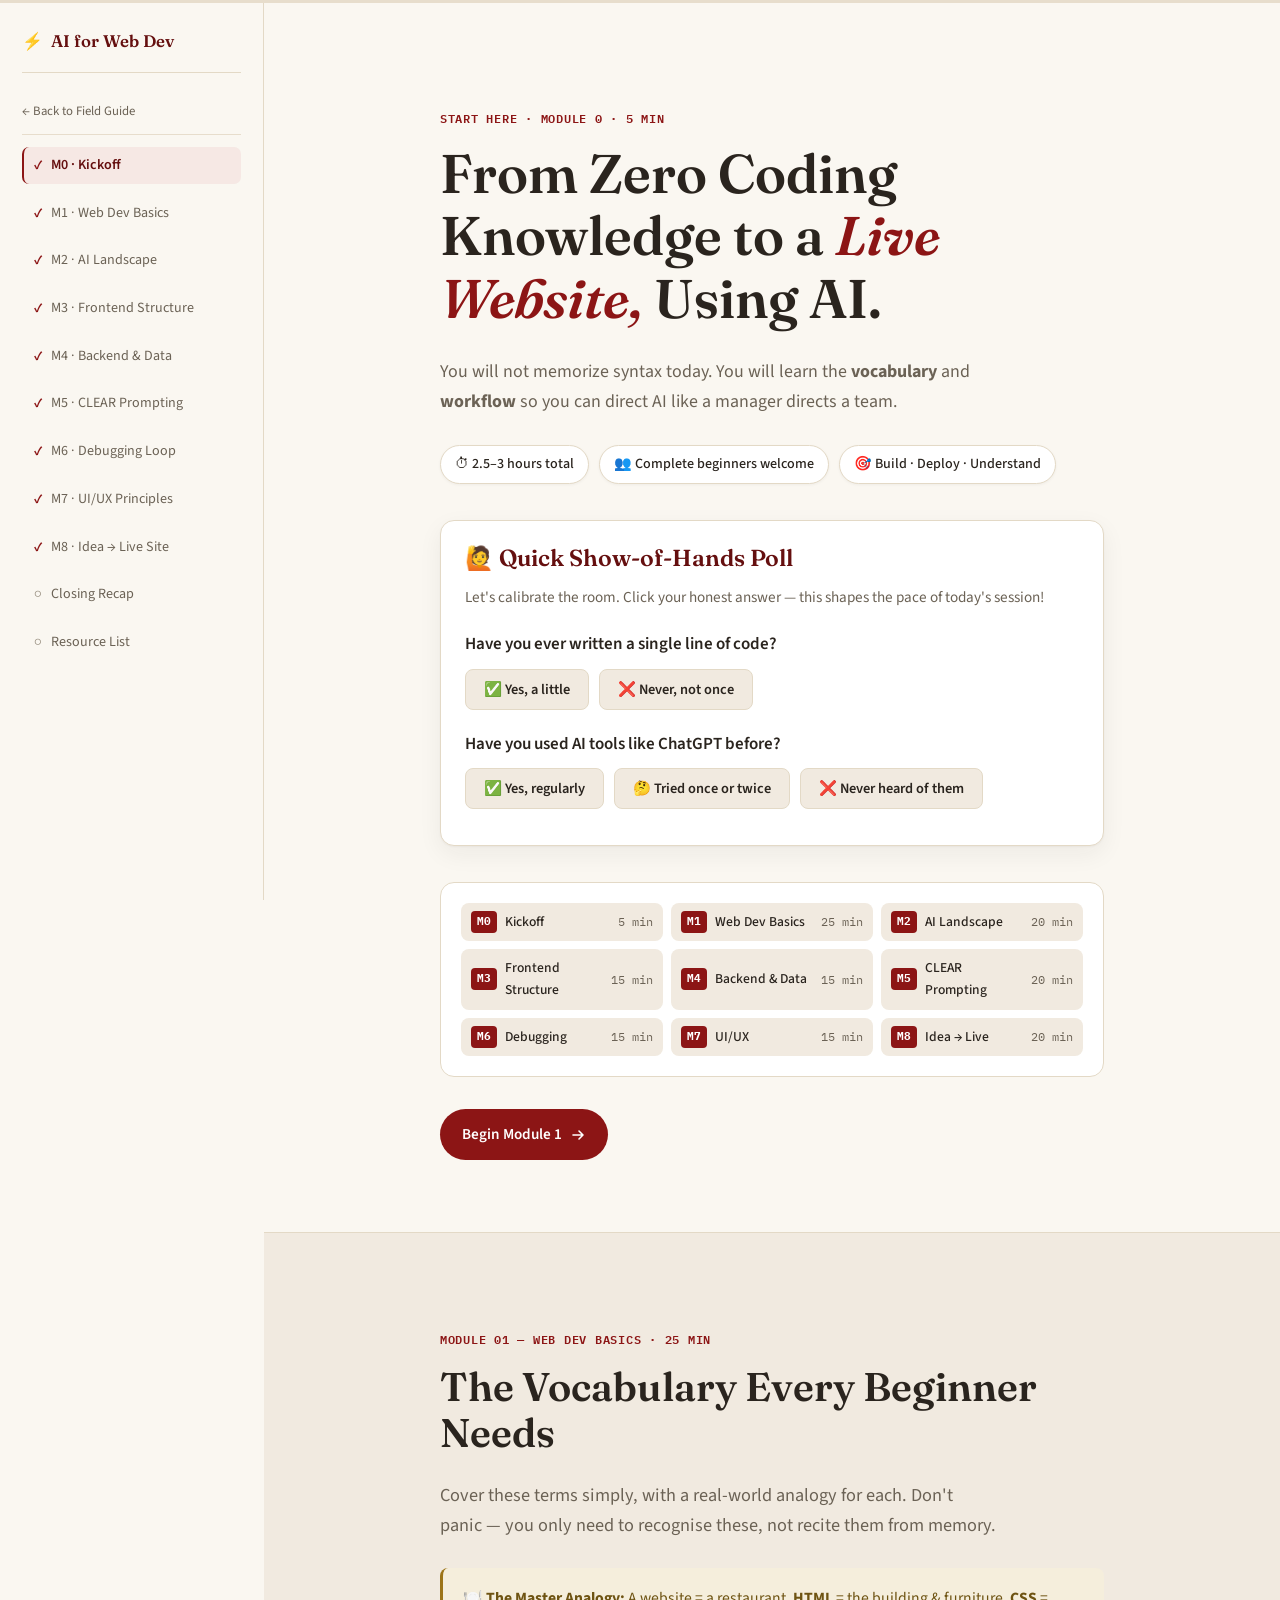
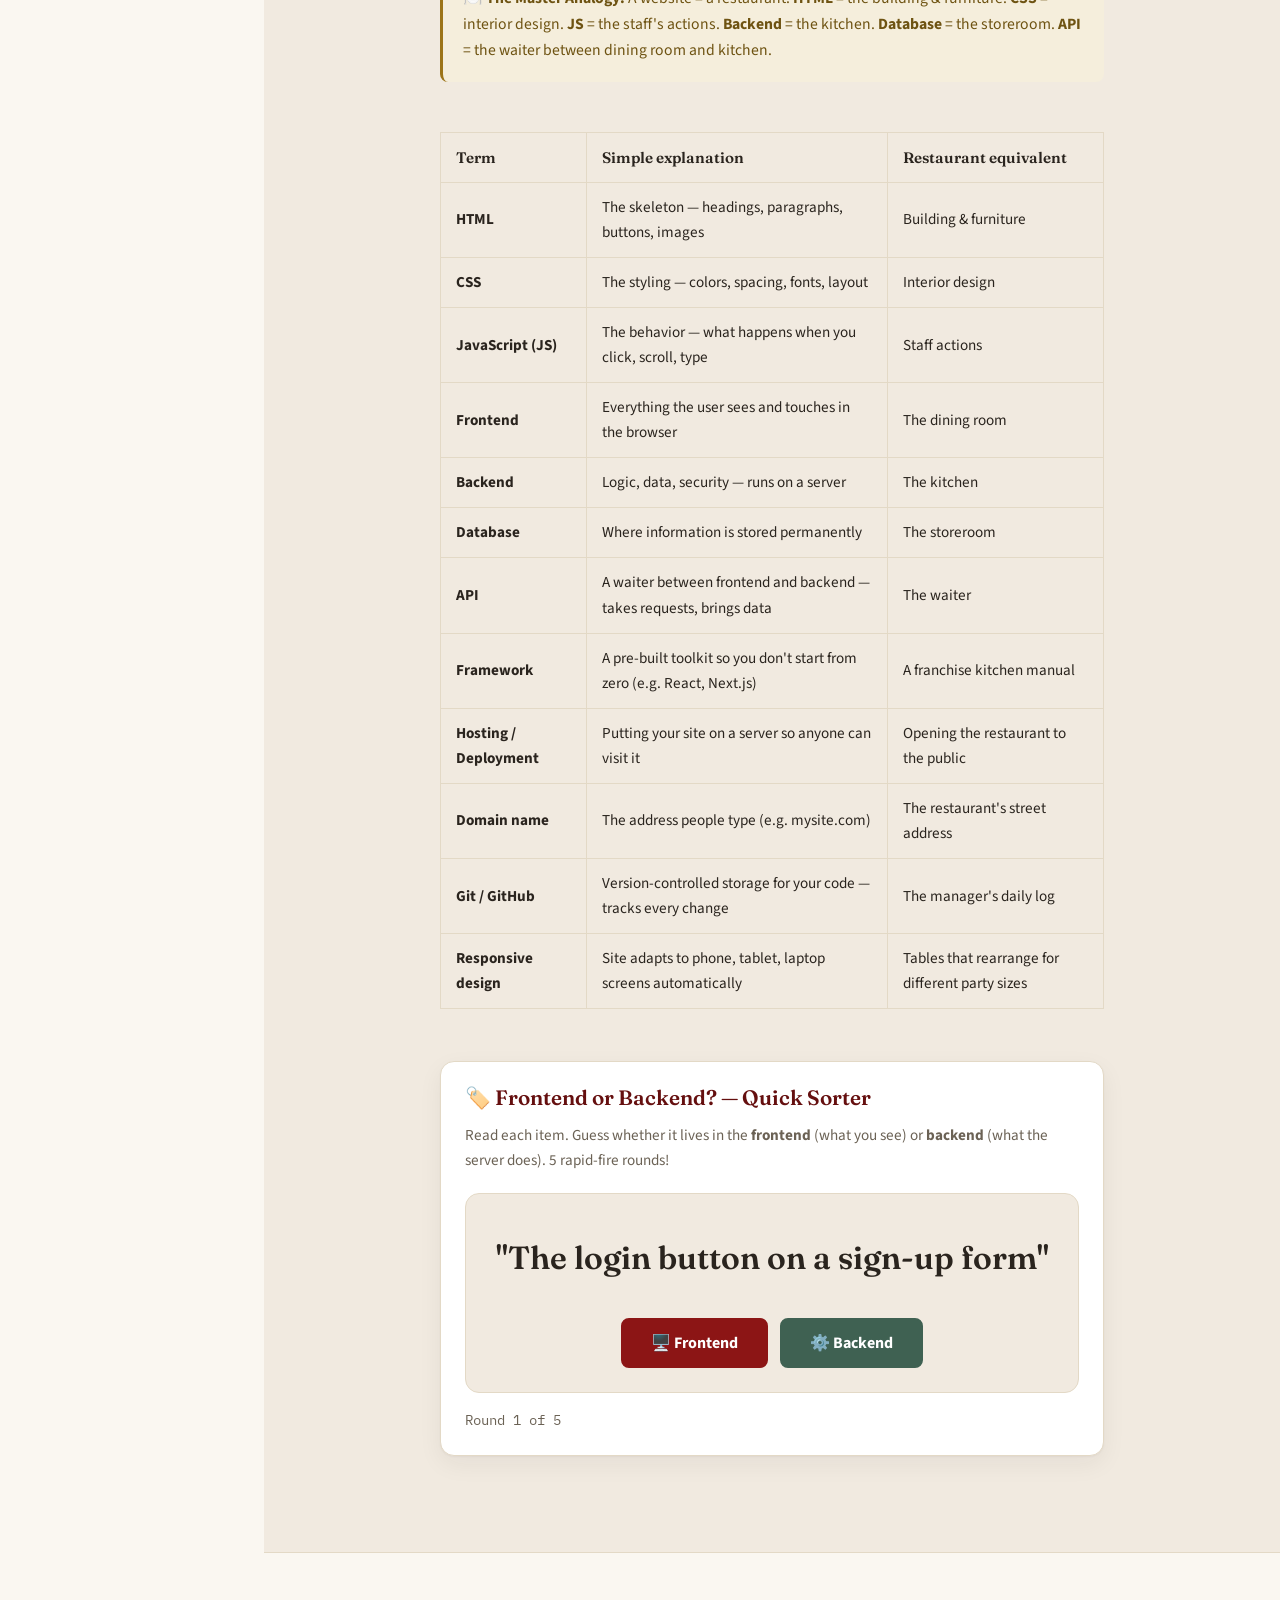
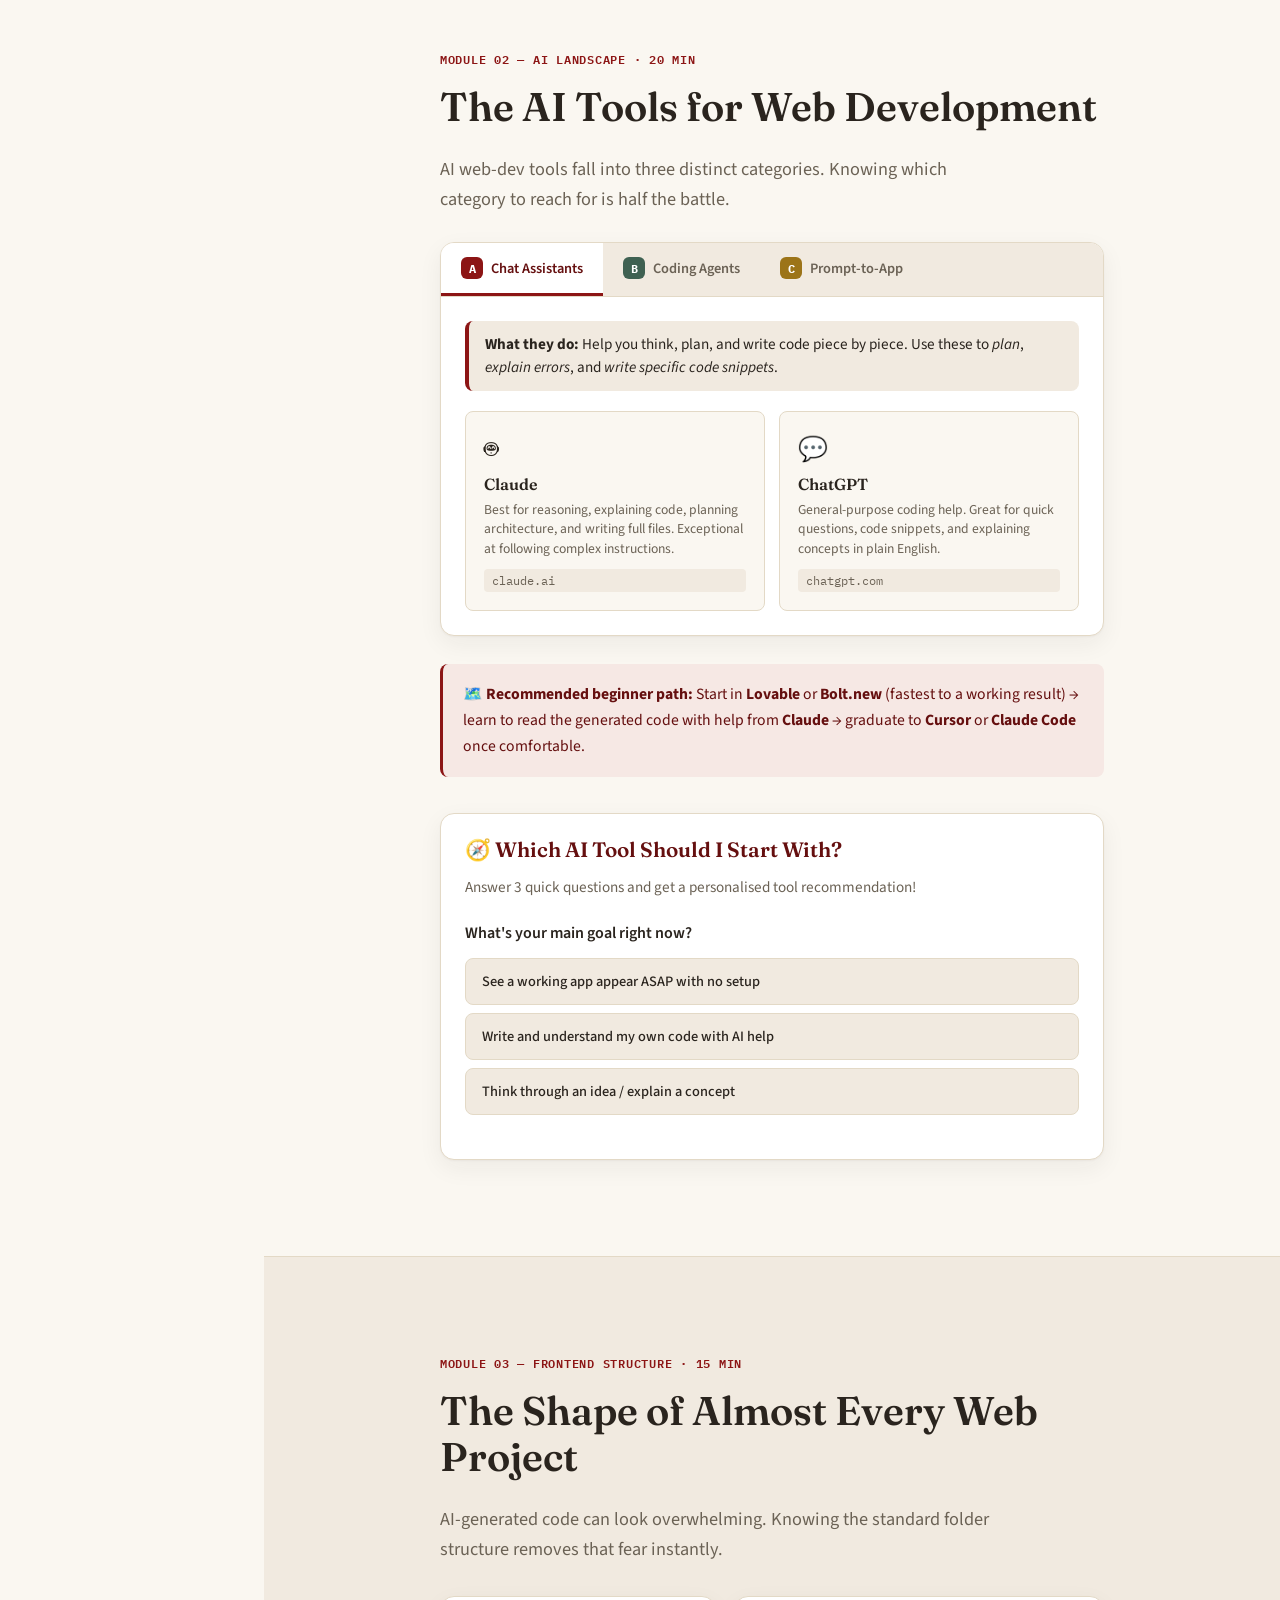
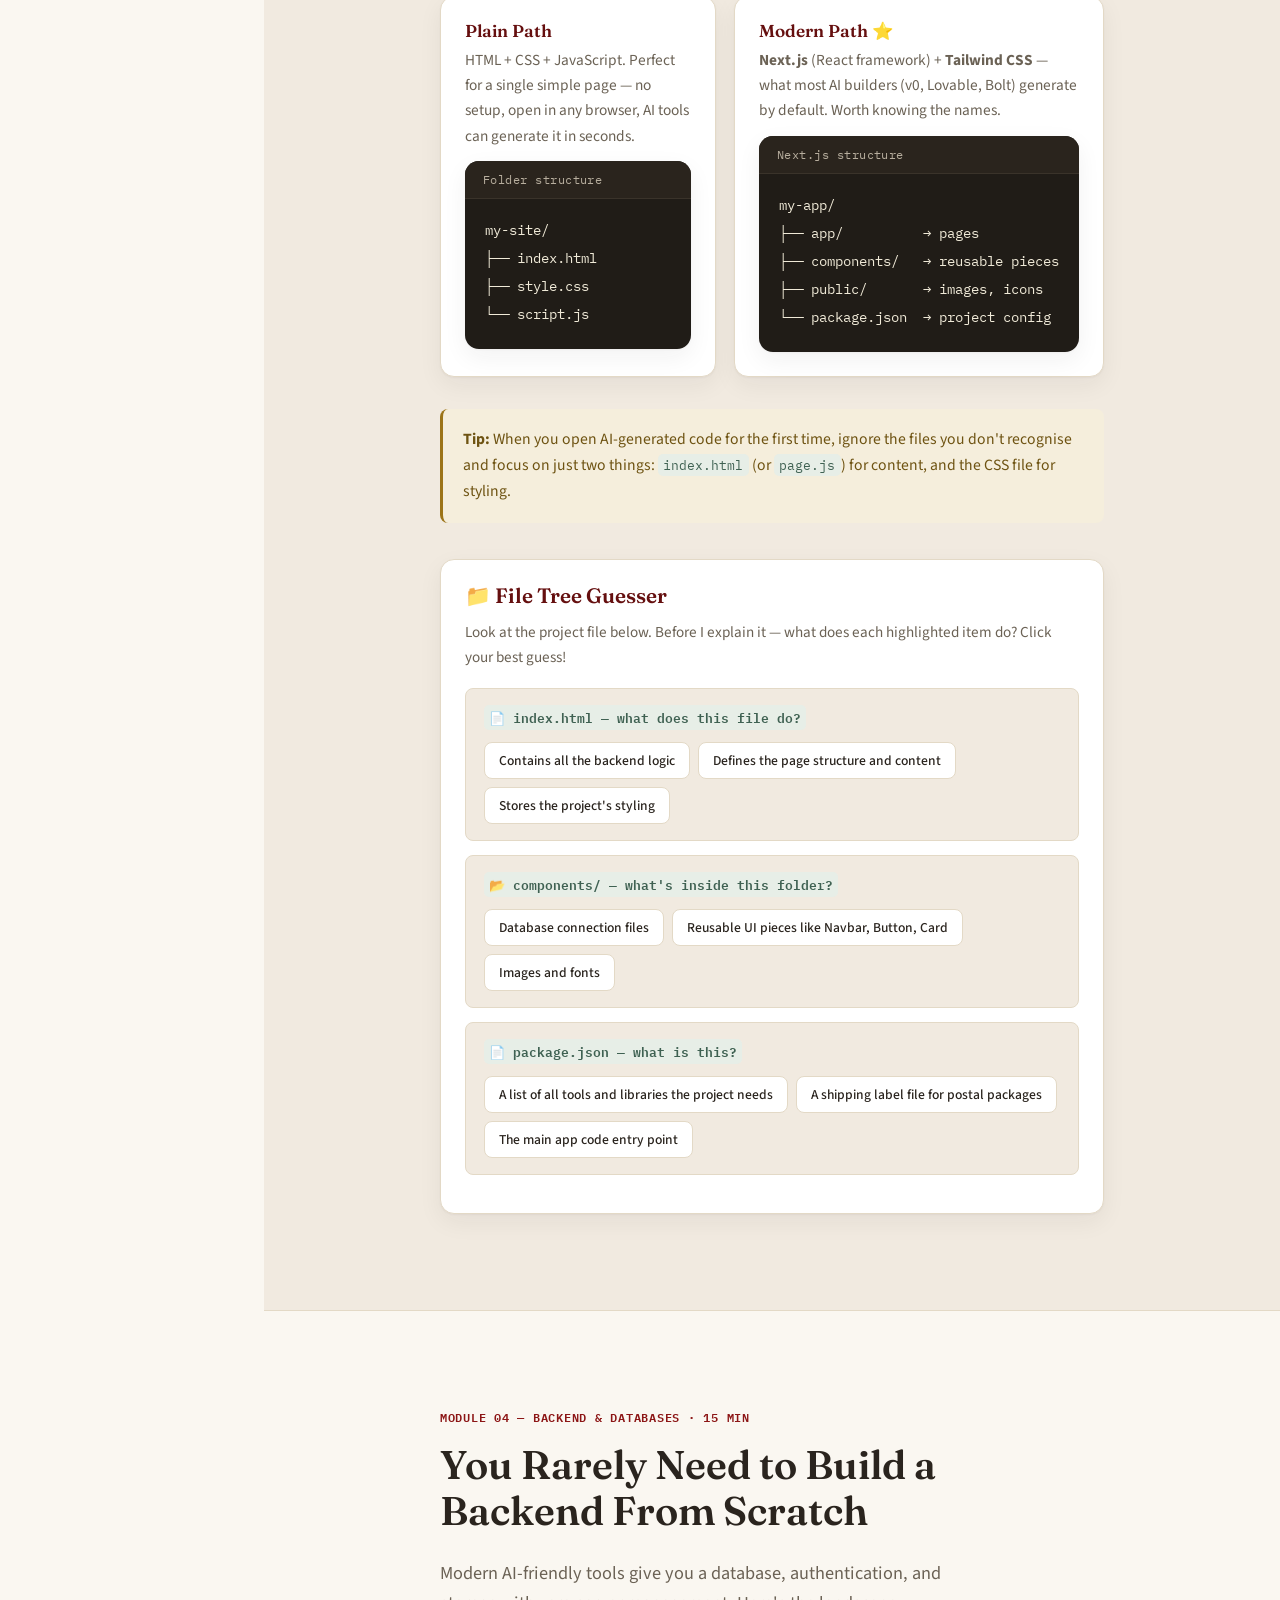
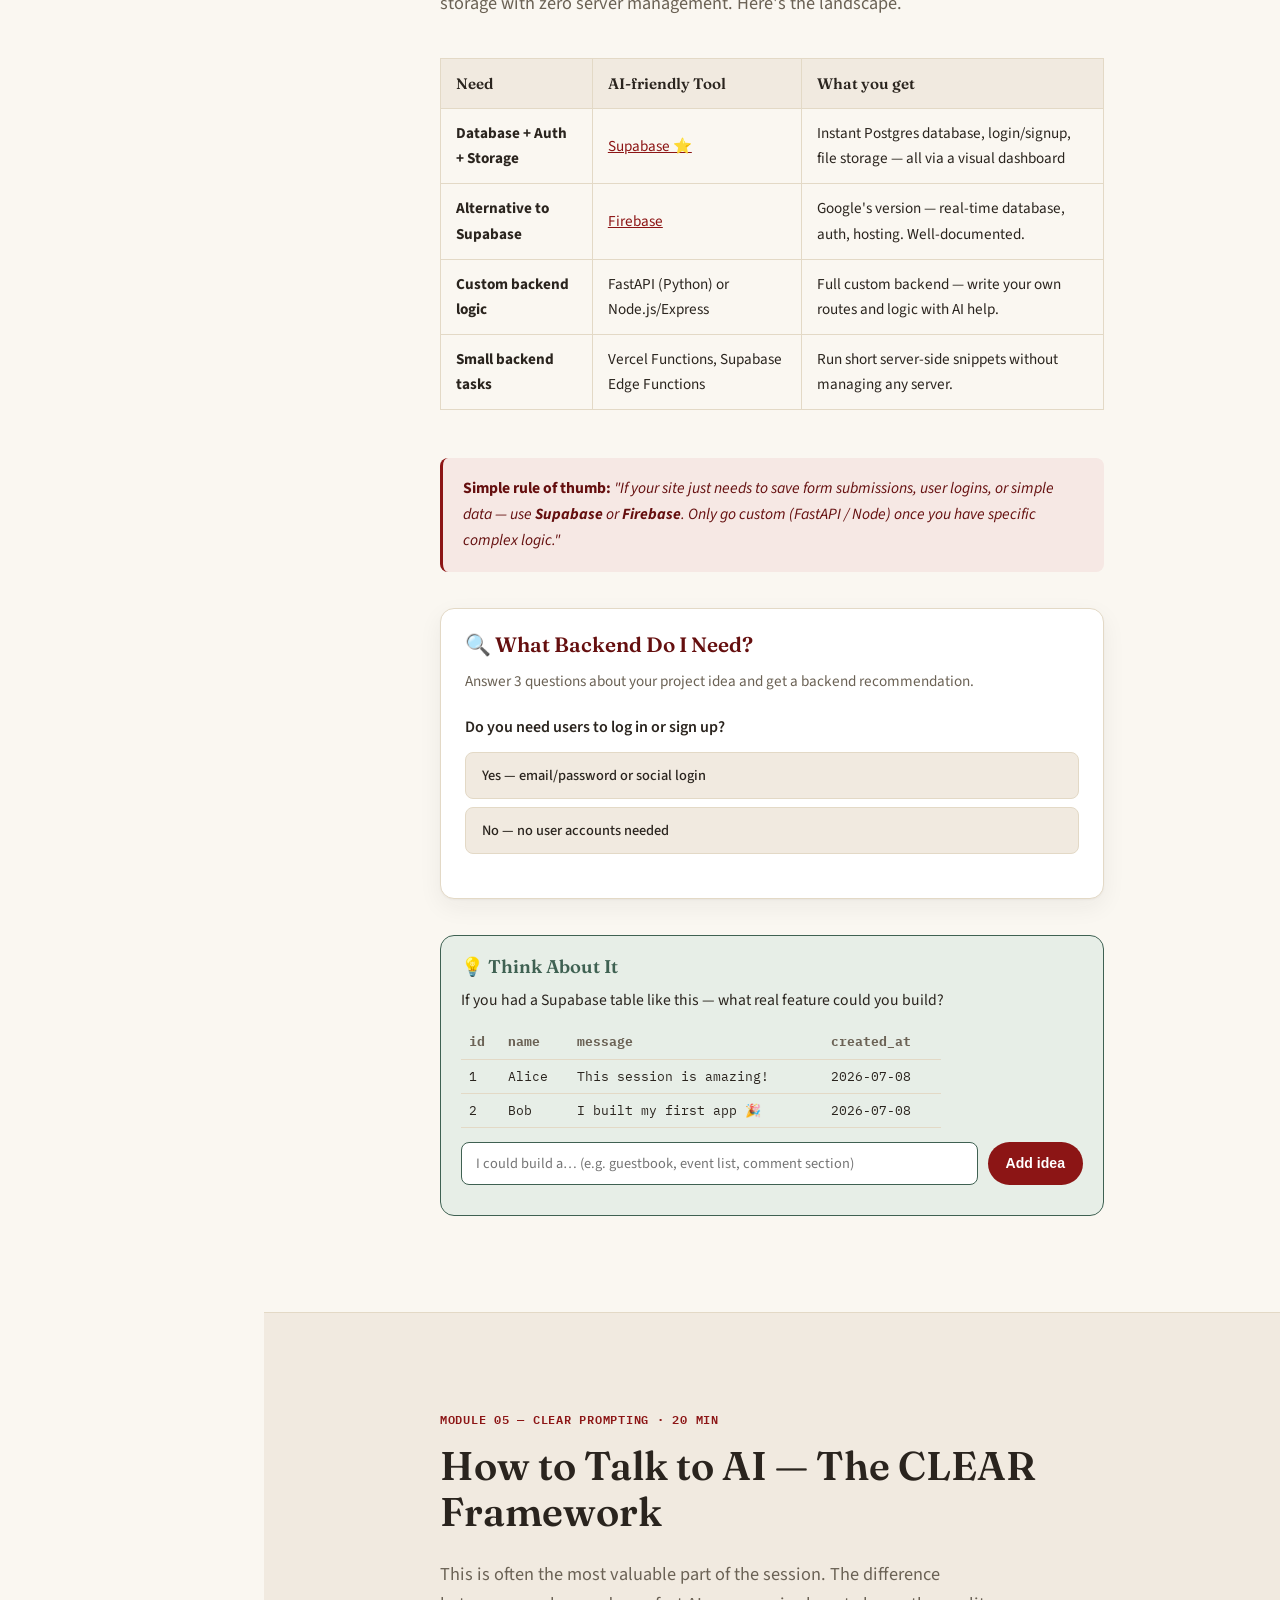
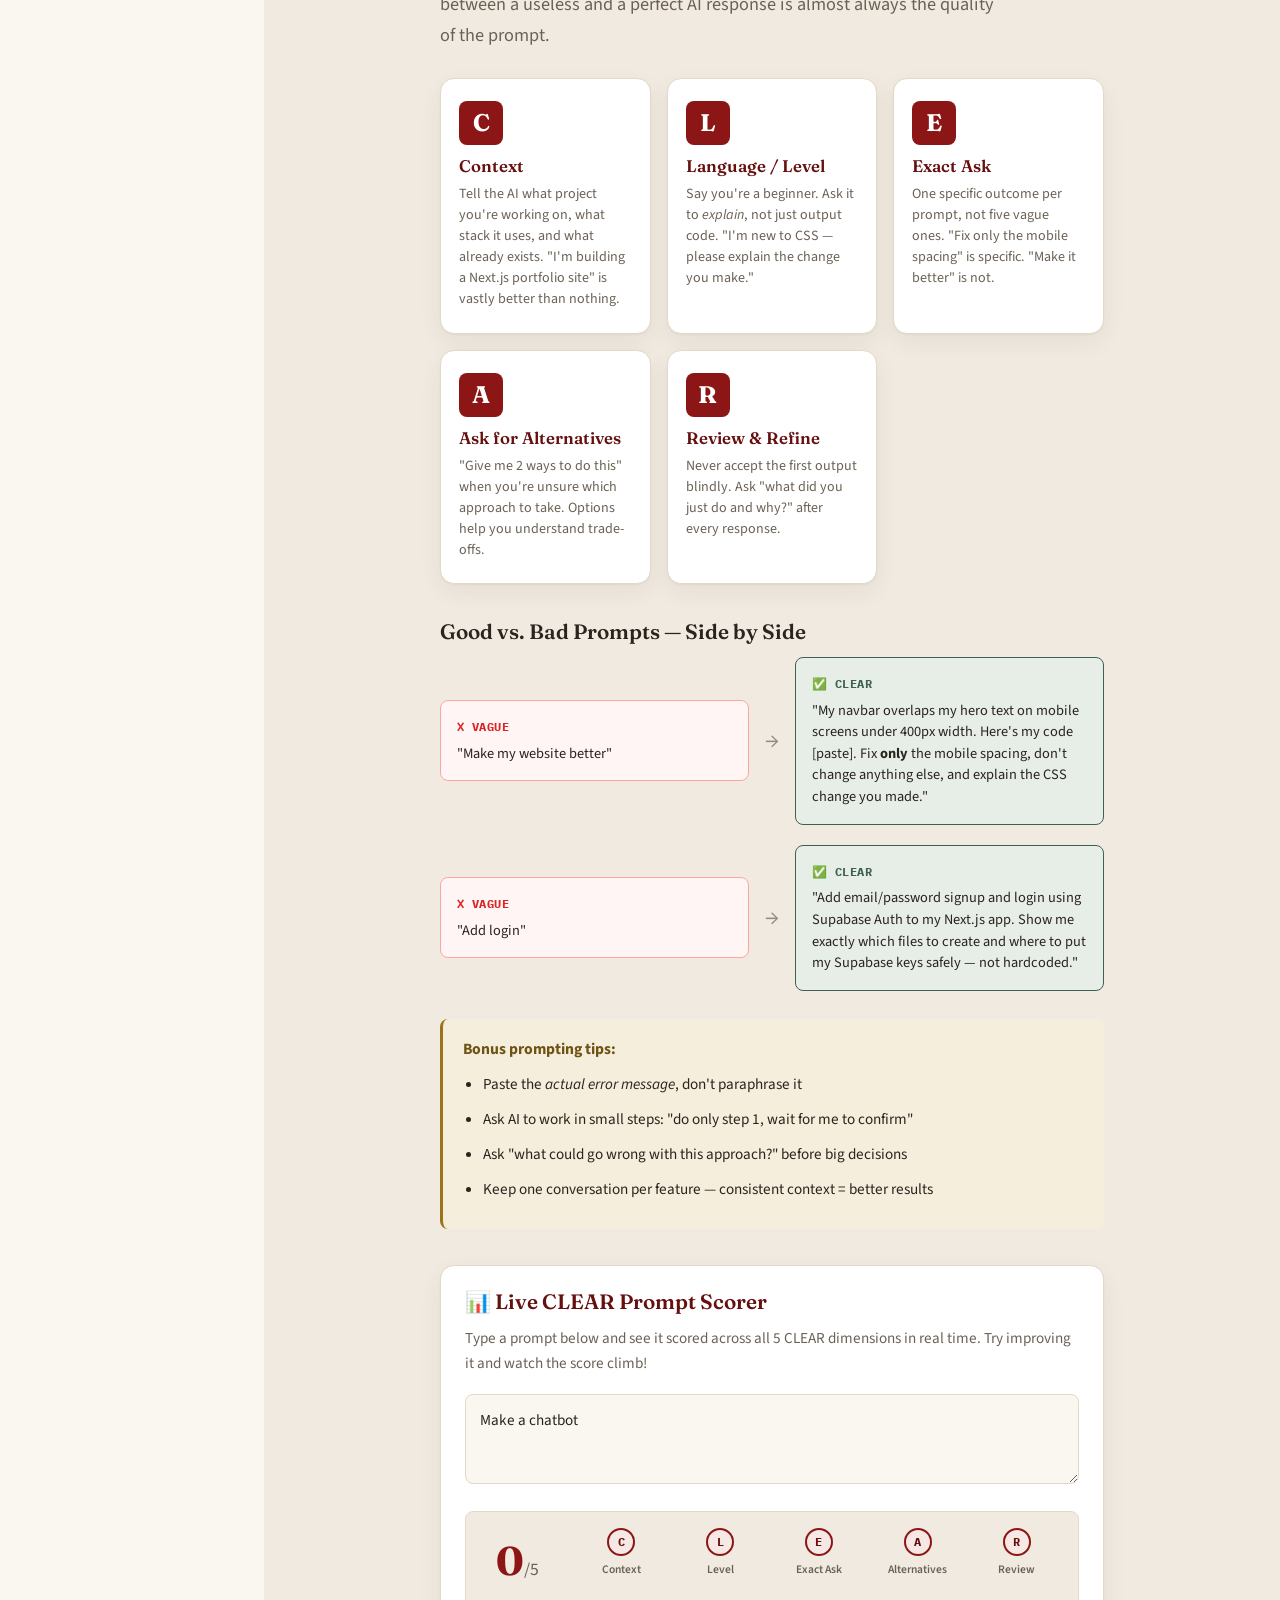
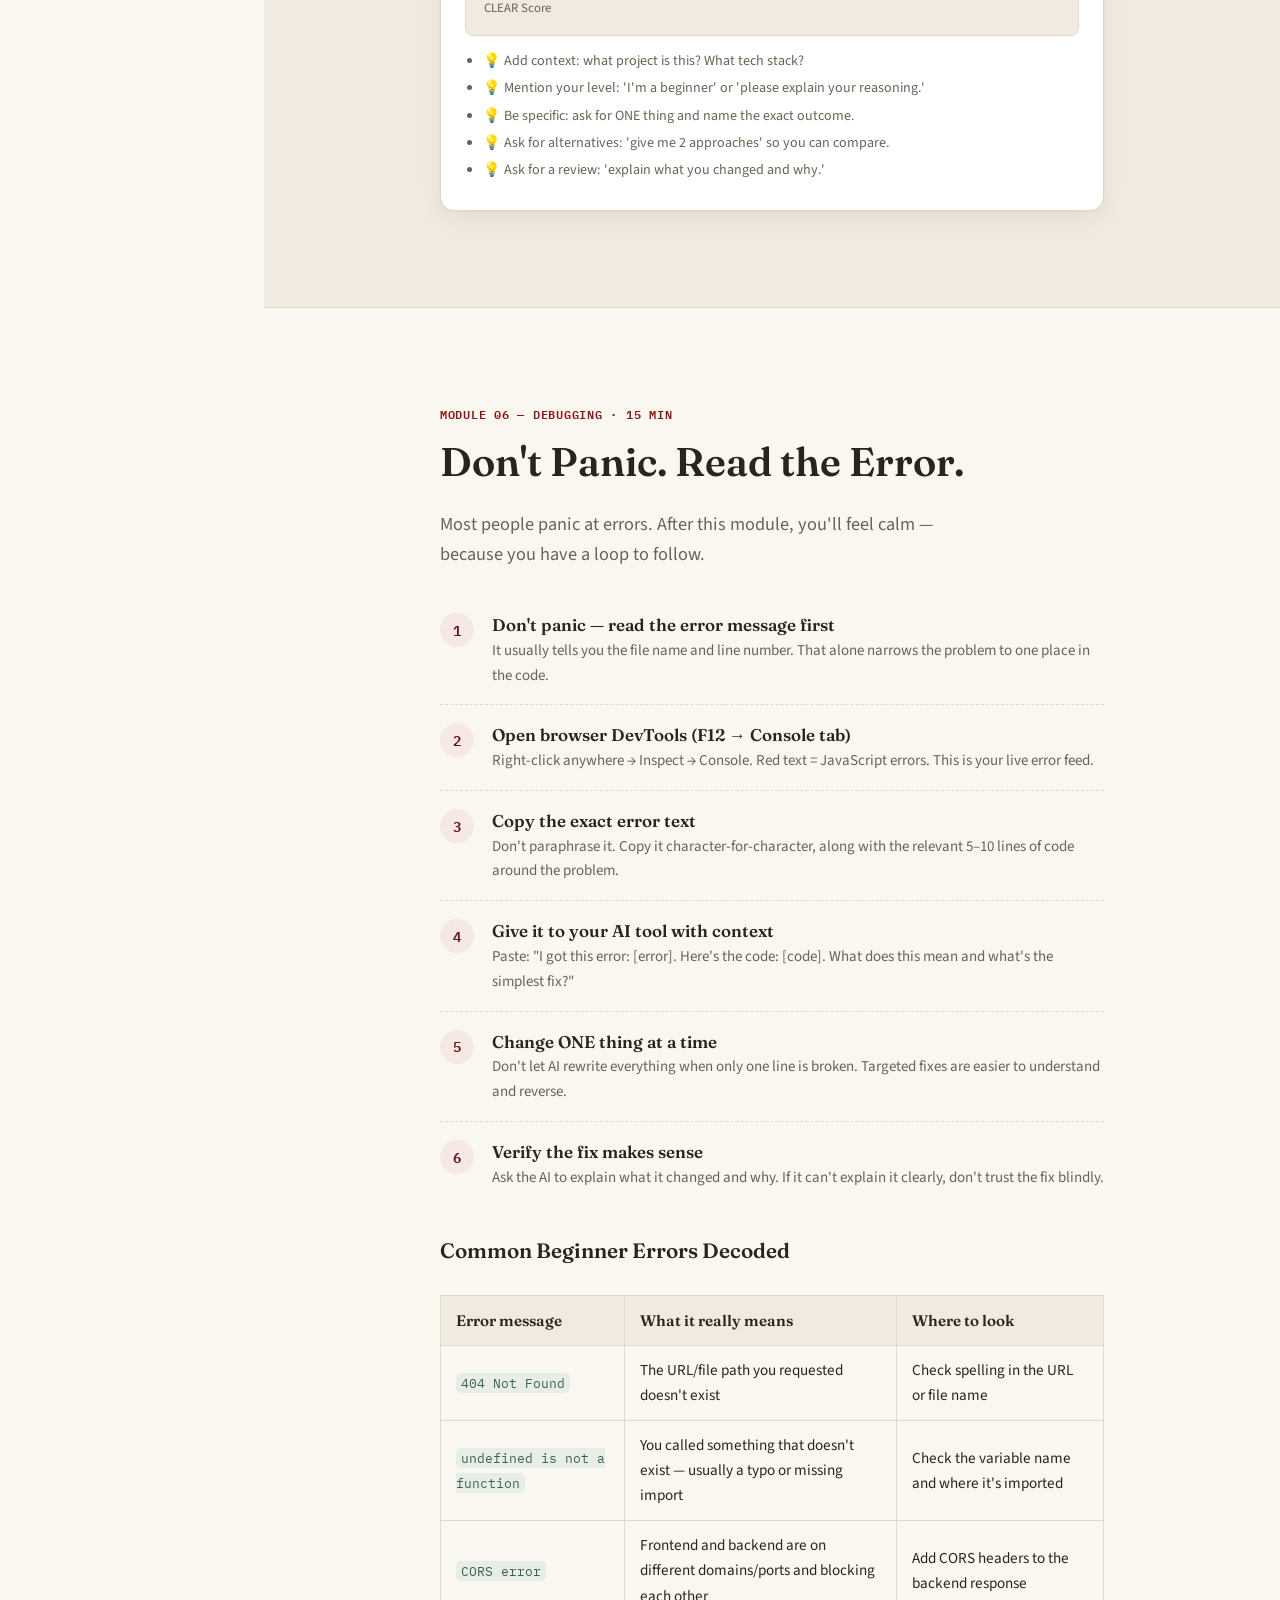
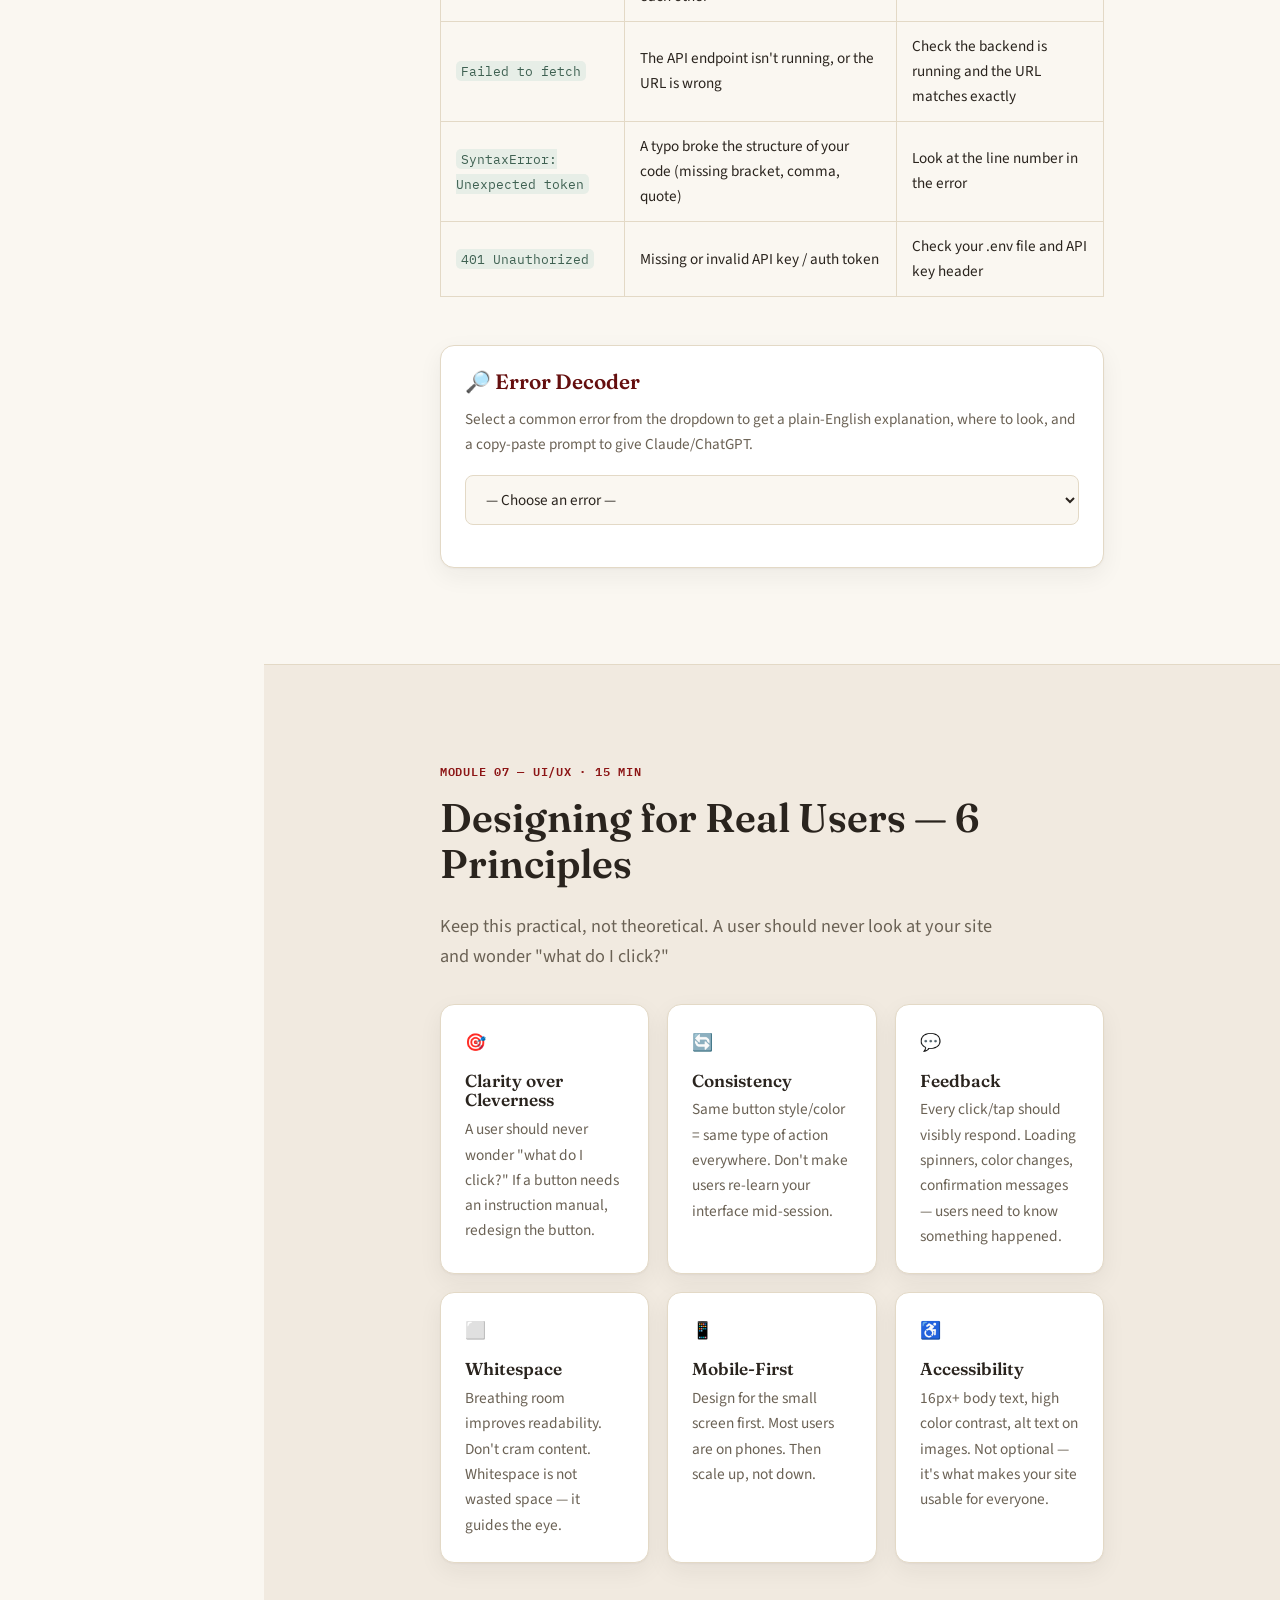
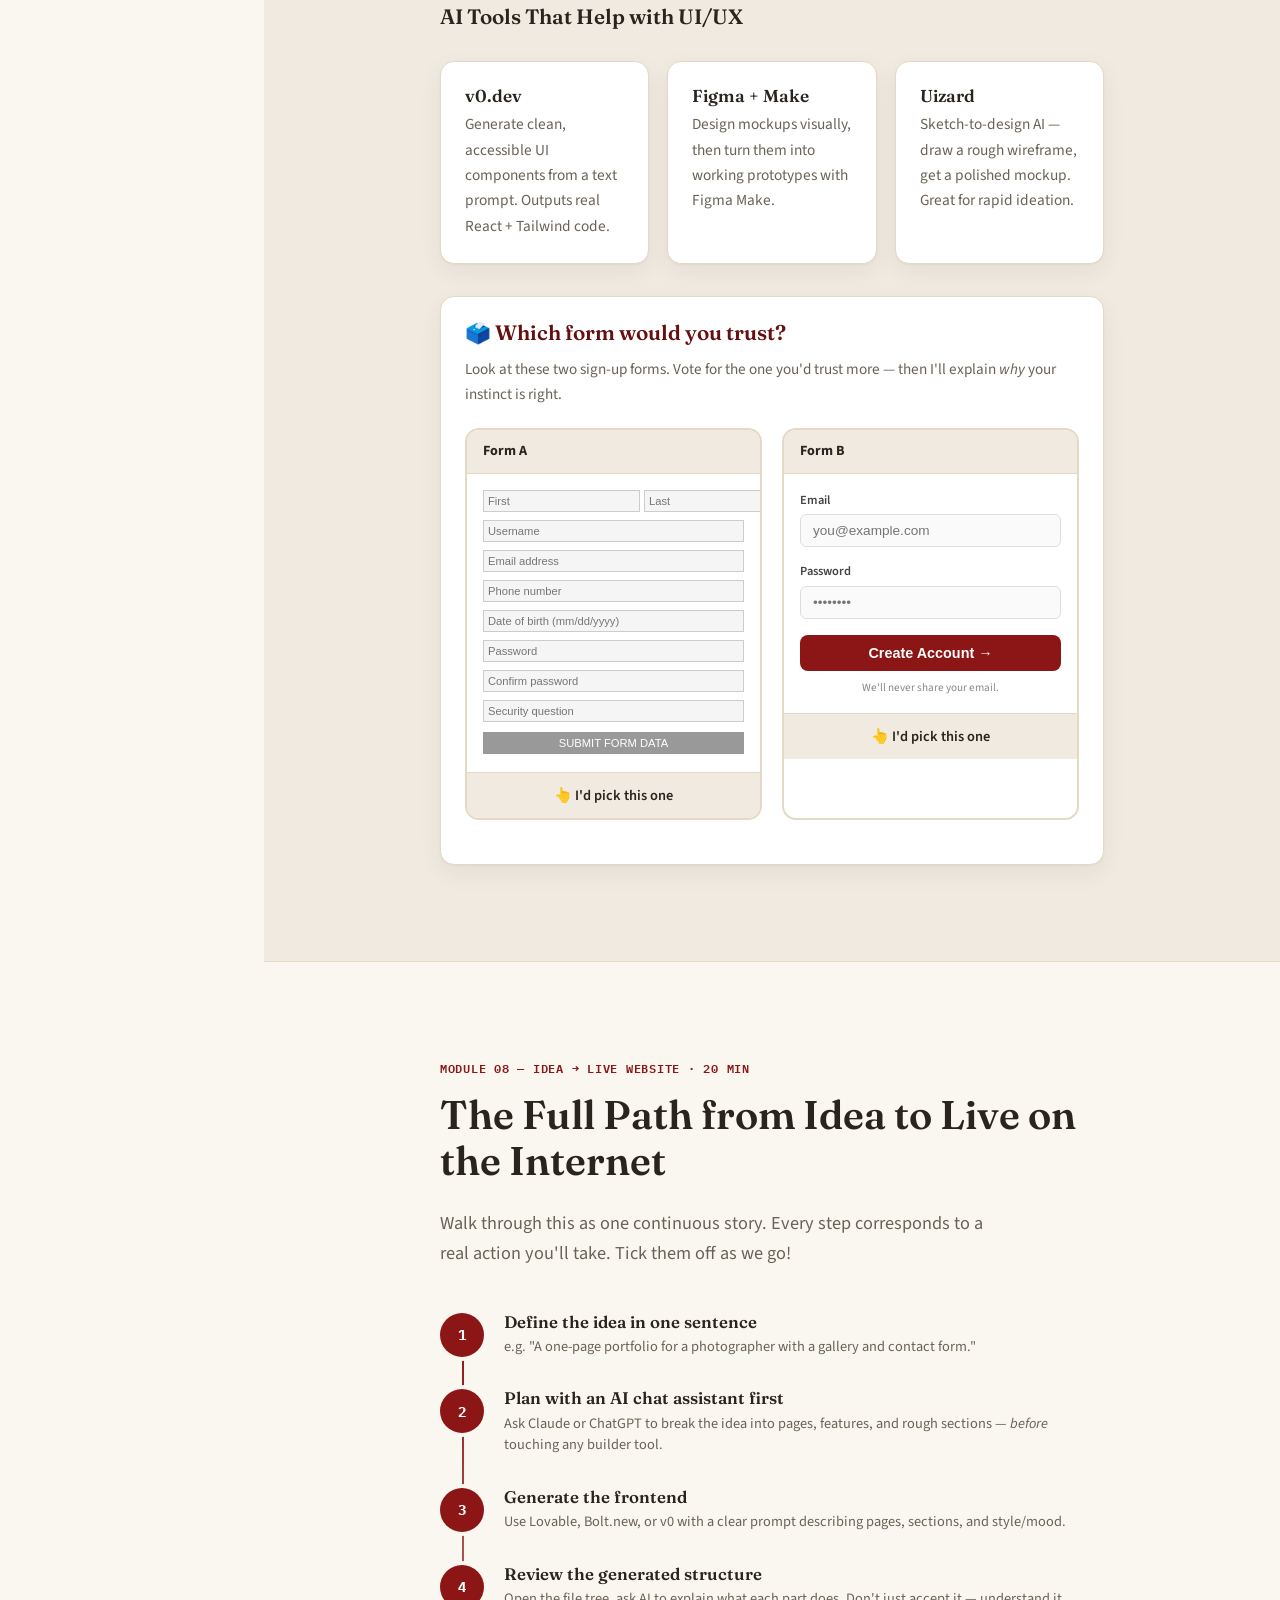
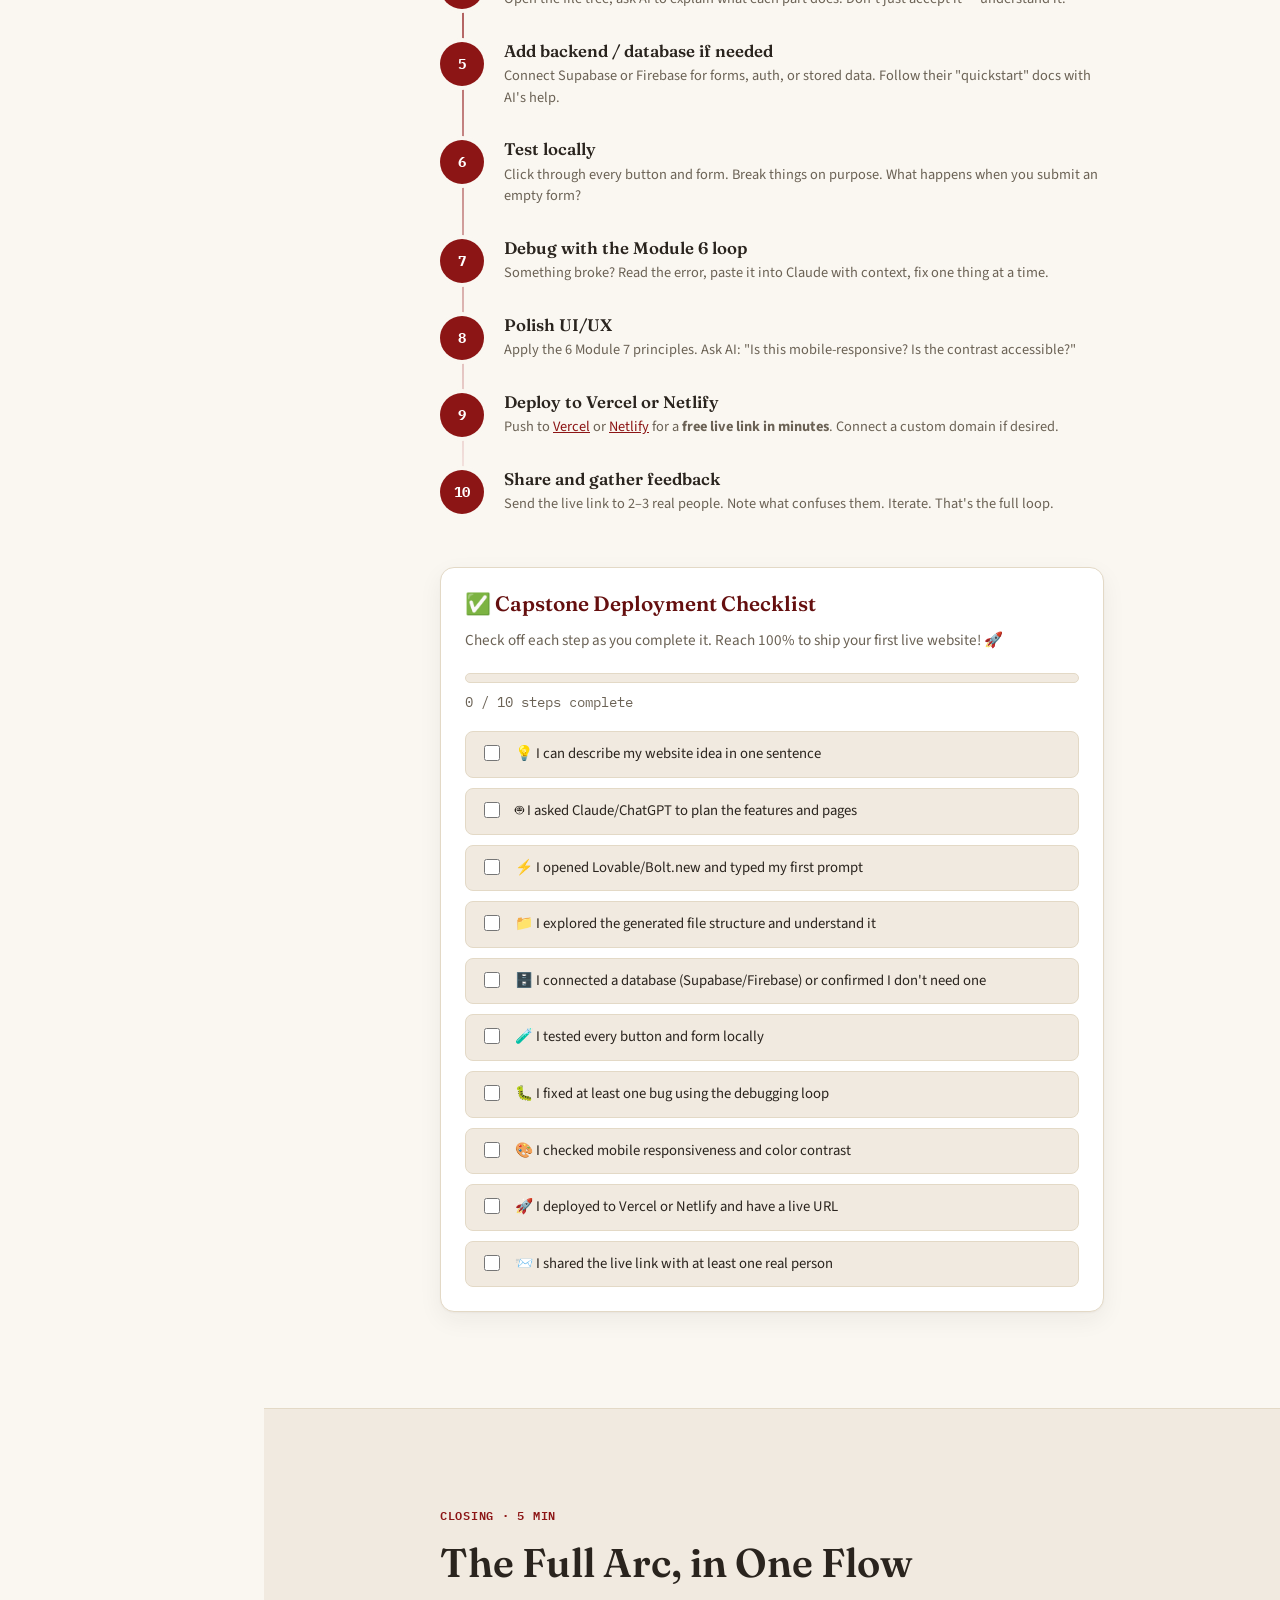
<file: teaching-site/ai-webdev.html>
<!DOCTYPE html>
<html lang="en">

<head>
  <meta charset="UTF-8" />
  <meta name="viewport" content="width=device-width, initial-scale=1.0, maximum-scale=1.0, user-scalable=no" />
  <title>AI for Web Development — From Zero to a Live Website</title>
  <meta name="description" content="A beginner session plan covering web dev basics, the AI tool landscape, the CLEAR prompting framework, debugging, and deploying your first live website using AI." />

  <link rel="preconnect" href="https://fonts.googleapis.com">
  <link rel="preconnect" href="https://fonts.gstatic.com" crossorigin>
  <link href="https://fonts.googleapis.com/css2?family=Fraunces:opsz,wght@9..144,400;9..144,500;9..144,600;9..144,700&family=Source+Sans+3:wght@400;500;600;700&family=IBM+Plex+Mono:wght@400;500;600&display=swap" rel="stylesheet">

  <link rel="icon" href="favicon.svg" type="image/svg+xml" />
  <link rel="stylesheet" href="style.css" />
  <link rel="stylesheet" href="ai-webdev.css" />
</head>

<body>

  <!-- TOP PROGRESS BAR -->
  <div class="progress-track" aria-hidden="true">
    <div class="progress-fill" id="progressFill"></div>
  </div>

  <!-- MOBILE TOC TOGGLE -->
  <button class="toc-toggle" id="tocToggle" aria-expanded="false" aria-controls="tocPanel">
    <span class="toc-toggle-icon">
      <svg width="18" height="18" viewBox="0 0 18 18" fill="none">
        <path d="M2 4.5H16M2 9H16M2 13.5H16" stroke="currentColor" stroke-width="1.6" stroke-linecap="round" />
      </svg>
    </span>
    Modules
  </button>

  <!-- TABLE OF CONTENTS -->
  <nav class="toc" id="tocPanel" aria-label="Module navigation">
    <div class="toc-inner">
      <div class="toc-brand">
        <span class="toc-brand-mark">⚡</span>
        <span>AI for Web Dev</span>
      </div>
      <a href="index.html" class="toc-back-link">← Back to Field Guide</a>
      <ol class="toc-list">
        <li><a href="#m0-kickoff" data-toc>M0 · Kickoff</a></li>
        <li><a href="#m1-basics" data-toc>M1 · Web Dev Basics</a></li>
        <li><a href="#m2-ai-landscape" data-toc>M2 · AI Landscape</a></li>
        <li><a href="#m3-frontend-structure" data-toc>M3 · Frontend Structure</a></li>
        <li><a href="#m4-backend" data-toc>M4 · Backend & Data</a></li>
        <li><a href="#m5-prompting" data-toc>M5 · CLEAR Prompting</a></li>
        <li><a href="#m6-debugging" data-toc>M6 · Debugging Loop</a></li>
        <li><a href="#m7-uiux" data-toc>M7 · UI/UX Principles</a></li>
        <li><a href="#m8-live" data-toc>M8 · Idea → Live Site</a></li>
        <li><a href="#closing" data-toc>Closing Recap</a></li>
        <li><a href="#resources" data-toc>Resource List</a></li>
      </ol>
    </div>
  </nav>

  <main class="page">

    <!-- ============================================================
       M0 — KICKOFF / HERO
       ============================================================ -->
    <section class="section hero" id="m0-kickoff">
      <div class="container">
        <p class="eyebrow">Start here · Module 0 · 5 min</p>
        <h1 class="hero-title">From Zero Coding Knowledge to a <em>Live Website,</em> Using AI.</h1>
        <p class="hero-sub">
          You will not memorize syntax today. You will learn the <strong>vocabulary</strong> and
          <strong>workflow</strong> so you can direct AI like a manager directs a team.
        </p>

        <div class="session-meta-strip">
          <span class="meta-chip">⏱ 2.5–3 hours total</span>
          <span class="meta-chip">👥 Complete beginners welcome</span>
          <span class="meta-chip">🎯 Build · Deploy · Understand</span>
        </div>

        <!-- Interactive: Show-of-Hands Poll -->
        <div class="sandbox-container" id="pollSandbox"
          style="margin-top: 36px; padding: 24px; background: var(--card-bg); border: 1px solid var(--line); border-radius: var(--radius); box-shadow: var(--shadow);">
          <h3 style="margin-top:0; font-family:var(--font-display); color:var(--cardinal-deep); font-size:clamp(1.2rem,1rem + 0.8vw,1.45rem);">
            🙋 Quick Show-of-Hands Poll</h3>
          <p style="font-size:0.95rem; color:var(--ink-soft); margin-bottom:20px;">Let's calibrate the room. Click your
            honest answer — this shapes the pace of today's session!</p>

          <div class="poll-question" id="pq1">
            <p style="font-weight:600; margin-bottom:10px;">Have you ever written a single line of code?</p>
            <div class="poll-options">
              <button class="poll-btn" data-qid="1" data-val="yes">✅ Yes, a little</button>
              <button class="poll-btn" data-qid="1" data-val="no">❌ Never, not once</button>
            </div>
            <div class="poll-result" id="pr1" style="display:none;"></div>
          </div>

          <div class="poll-question" id="pq2" style="margin-top:20px;">
            <p style="font-weight:600; margin-bottom:10px;">Have you used AI tools like ChatGPT before?</p>
            <div class="poll-options">
              <button class="poll-btn" data-qid="2" data-val="yes">✅ Yes, regularly</button>
              <button class="poll-btn" data-qid="2" data-val="tried">🤔 Tried once or twice</button>
              <button class="poll-btn" data-qid="2" data-val="no">❌ Never heard of them</button>
            </div>
            <div class="poll-result" id="pr2" style="display:none;"></div>
          </div>
        </div>

        <!-- Session Overview -->
        <div class="module-timeline" style="margin-top:36px;">
          <div class="timeline-item"><span class="tl-badge">M0</span><span class="tl-label">Kickoff</span><span class="tl-time">5 min</span></div>
          <div class="timeline-item"><span class="tl-badge">M1</span><span class="tl-label">Web Dev Basics</span><span class="tl-time">25 min</span></div>
          <div class="timeline-item"><span class="tl-badge">M2</span><span class="tl-label">AI Landscape</span><span class="tl-time">20 min</span></div>
          <div class="timeline-item"><span class="tl-badge">M3</span><span class="tl-label">Frontend Structure</span><span class="tl-time">15 min</span></div>
          <div class="timeline-item"><span class="tl-badge">M4</span><span class="tl-label">Backend & Data</span><span class="tl-time">15 min</span></div>
          <div class="timeline-item"><span class="tl-badge">M5</span><span class="tl-label">CLEAR Prompting</span><span class="tl-time">20 min</span></div>
          <div class="timeline-item"><span class="tl-badge">M6</span><span class="tl-label">Debugging</span><span class="tl-time">15 min</span></div>
          <div class="timeline-item"><span class="tl-badge">M7</span><span class="tl-label">UI/UX</span><span class="tl-time">15 min</span></div>
          <div class="timeline-item"><span class="tl-badge">M8</span><span class="tl-label">Idea → Live</span><span class="tl-time">20 min</span></div>
        </div>

        <a href="#m1-basics" class="btn-primary scroll-hint" style="margin-top:32px; display:inline-flex; align-items:center; gap:8px;">
          Begin Module 1
          <svg width="16" height="16" viewBox="0 0 16 16" fill="none">
            <path d="M3 8H13M13 8L9 4M13 8L9 12" stroke="currentColor" stroke-width="1.6" stroke-linecap="round" stroke-linejoin="round" />
          </svg>
        </a>
      </div>
    </section>

    <!-- ============================================================
       M1 — WEB DEVELOPMENT BASICS & TERMINOLOGY
       ============================================================ -->
    <section class="section section-soft" id="m1-basics">
      <div class="container">
        <p class="eyebrow">Module 01 — Web Dev Basics · 25 min</p>
        <h2>The Vocabulary Every Beginner Needs</h2>
        <p class="lead">Cover these terms simply, with a real-world analogy for each. Don't
          panic — you only need to recognise these, not recite them from memory.</p>

        <!-- Restaurant Analogy Callout -->
        <div class="callout callout-gold" style="margin-bottom:30px;">
          <p><strong>🍽️ The Master Analogy:</strong> A website = a restaurant.
            <strong>HTML</strong> = the building &amp; furniture.
            <strong>CSS</strong> = interior design.
            <strong>JS</strong> = the staff's actions.
            <strong>Backend</strong> = the kitchen.
            <strong>Database</strong> = the storeroom.
            <strong>API</strong> = the waiter between dining room and kitchen.</p>
        </div>

        <!-- Terms Table -->
        <div style="overflow-x:auto; margin-bottom:32px;">
          <table class="ui-ux-matrix">
            <thead>
              <tr>
                <th>Term</th>
                <th>Simple explanation</th>
                <th>Restaurant equivalent</th>
              </tr>
            </thead>
            <tbody>
              <tr><td><strong>HTML</strong></td><td>The skeleton — headings, paragraphs, buttons, images</td><td>Building &amp; furniture</td></tr>
              <tr><td><strong>CSS</strong></td><td>The styling — colors, spacing, fonts, layout</td><td>Interior design</td></tr>
              <tr><td><strong>JavaScript (JS)</strong></td><td>The behavior — what happens when you click, scroll, type</td><td>Staff actions</td></tr>
              <tr><td><strong>Frontend</strong></td><td>Everything the user sees and touches in the browser</td><td>The dining room</td></tr>
              <tr><td><strong>Backend</strong></td><td>Logic, data, security — runs on a server</td><td>The kitchen</td></tr>
              <tr><td><strong>Database</strong></td><td>Where information is stored permanently</td><td>The storeroom</td></tr>
              <tr><td><strong>API</strong></td><td>A waiter between frontend and backend — takes requests, brings data</td><td>The waiter</td></tr>
              <tr><td><strong>Framework</strong></td><td>A pre-built toolkit so you don't start from zero (e.g. React, Next.js)</td><td>A franchise kitchen manual</td></tr>
              <tr><td><strong>Hosting / Deployment</strong></td><td>Putting your site on a server so anyone can visit it</td><td>Opening the restaurant to the public</td></tr>
              <tr><td><strong>Domain name</strong></td><td>The address people type (e.g. mysite.com)</td><td>The restaurant's street address</td></tr>
              <tr><td><strong>Git / GitHub</strong></td><td>Version-controlled storage for your code — tracks every change</td><td>The manager's daily log</td></tr>
              <tr><td><strong>Responsive design</strong></td><td>Site adapts to phone, tablet, laptop screens automatically</td><td>Tables that rearrange for different party sizes</td></tr>
            </tbody>
          </table>
        </div>

        <!-- Interactive: Frontend / Backend Sorter -->
        <div class="sandbox-container" id="sorterSandbox"
          style="padding:24px; background:var(--card-bg); border:1px solid var(--line); border-radius:var(--radius); box-shadow:var(--shadow);">
          <h3 style="margin-top:0; font-family:var(--font-display); color:var(--cardinal-deep); font-size:clamp(1.2rem,1rem+0.8vw,1.45rem);">
            🏷️ Frontend or Backend? — Quick Sorter</h3>
          <p style="font-size:0.95rem; color:var(--ink-soft); margin-bottom:20px;">
            Read each item. Guess whether it lives in the <strong>frontend</strong> (what you see) or <strong>backend</strong> (what the server does).
            5 rapid-fire rounds!</p>

          <div id="sorterCard" class="sorter-card">
            <div class="sorter-term-display" id="sorterTermDisplay">Loading…</div>
            <div class="sorter-actions">
              <button class="sorter-btn sorter-front" id="sorterFrontBtn">🖥️ Frontend</button>
              <button class="sorter-btn sorter-back" id="sorterBackBtn">⚙️ Backend</button>
            </div>
          </div>

          <div id="sorterFeedback" class="sorter-feedback" style="display:none;"></div>
          <div style="display:flex; gap:12px; align-items:center; margin-top:14px; flex-wrap:wrap;">
            <span id="sorterProgress" style="font-family:var(--font-mono); font-size:0.85rem; color:var(--ink-soft);">Round 1 of 5</span>
            <button class="btn-secondary" id="sorterResetBtn" style="display:none;">↻ Play again</button>
          </div>
        </div>
      </div>
    </section>

    <!-- ============================================================
       M2 — THE AI LANDSCAPE
       ============================================================ -->
    <section class="section" id="m2-ai-landscape">
      <div class="container">
        <p class="eyebrow">Module 02 — AI Landscape · 20 min</p>
        <h2>The AI Tools for Web Development</h2>
        <p class="lead">AI web-dev tools fall into three distinct categories. Knowing which category to reach for is half the battle.</p>

        <!-- 3 Category Tabs -->
        <div class="tool-cat-wrapper">
          <div class="tool-cat-tabs" role="tablist">
            <button class="tool-cat-tab active" data-cattab="a" role="tab" aria-selected="true" id="tab-a">
              <span class="cat-badge cat-a">A</span> Chat Assistants
            </button>
            <button class="tool-cat-tab" data-cattab="b" role="tab" aria-selected="false" id="tab-b">
              <span class="cat-badge cat-b">B</span> Coding Agents
            </button>
            <button class="tool-cat-tab" data-cattab="c" role="tab" aria-selected="false" id="tab-c">
              <span class="cat-badge cat-c">C</span> Prompt-to-App
            </button>
          </div>

          <div class="tool-cat-panes">
            <!-- Pane A -->
            <div class="tool-cat-pane active" id="pane-a" role="tabpanel" aria-labelledby="tab-a">
              <div class="tool-cat-description">
                <strong>What they do:</strong> Help you think, plan, and write code piece by piece. Use these to <em>plan</em>, <em>explain errors</em>, and <em>write specific code snippets</em>.
              </div>
              <div class="tool-cards-grid">
                <a href="https://claude.ai" target="_blank" rel="noopener" class="tool-card-v2">
                  <div class="tool-card-icon">🤖</div>
                  <h4>Claude</h4>
                  <p>Best for reasoning, explaining code, planning architecture, and writing full files. Exceptional at following complex instructions.</p>
                  <span class="tool-tag">claude.ai</span>
                </a>
                <a href="https://chatgpt.com" target="_blank" rel="noopener" class="tool-card-v2">
                  <div class="tool-card-icon">💬</div>
                  <h4>ChatGPT</h4>
                  <p>General-purpose coding help. Great for quick questions, code snippets, and explaining concepts in plain English.</p>
                  <span class="tool-tag">chatgpt.com</span>
                </a>
              </div>
            </div>

            <!-- Pane B -->
            <div class="tool-cat-pane" id="pane-b" role="tabpanel" aria-labelledby="tab-b">
              <div class="tool-cat-description">
                <strong>What they do:</strong> You still see the code — the AI writes and edits it inside a real project. Best once you understand what code looks like.
              </div>
              <div class="tool-cards-grid">
                <a href="https://claude.com/claude-code" target="_blank" rel="noopener" class="tool-card-v2">
                  <div class="tool-card-icon">⚡</div>
                  <h4>Claude Code</h4>
                  <p>Agentic coding assistant in your terminal or VS Code. Builds and ships full projects autonomously. Best for experienced beginners.</p>
                  <span class="tool-tag">Terminal / VS Code</span>
                </a>
                <a href="https://cursor.com" target="_blank" rel="noopener" class="tool-card-v2">
                  <div class="tool-card-icon">🖊️</div>
                  <h4>Cursor</h4>
                  <p>AI-native code editor built on VS Code. Chat with your codebase, autocomplete intelligently, and edit whole files at once.</p>
                  <span class="tool-tag">cursor.com</span>
                </a>
                <a href="https://windsurf.com" target="_blank" rel="noopener" class="tool-card-v2">
                  <div class="tool-card-icon">🌊</div>
                  <h4>Windsurf</h4>
                  <p>Agentic IDE that understands your whole project and terminal. Excellent for complex multi-file changes.</p>
                  <span class="tool-tag">windsurf.com</span>
                </a>
                <a href="https://github.com/features/copilot" target="_blank" rel="noopener" class="tool-card-v2">
                  <div class="tool-card-icon">🐙</div>
                  <h4>GitHub Copilot</h4>
                  <p>Autocomplete-style suggestions directly inside your editor. The "spellcheck" of coding — suggests the next line as you type.</p>
                  <span class="tool-tag">github.com/copilot</span>
                </a>
              </div>
            </div>

            <!-- Pane C -->
            <div class="tool-cat-pane" id="pane-c" role="tabpanel" aria-labelledby="tab-c">
              <div class="tool-cat-description">
                <strong>What they do:</strong> No code visible at all. Describe your app in English, get a working result. <em>Best for absolute beginners today.</em>
              </div>
              <div class="tool-cards-grid">
                <a href="https://lovable.dev" target="_blank" rel="noopener" class="tool-card-v2 tool-card-recommended">
                  <div class="tool-card-icon">💖</div>
                  <h4>Lovable <span class="recommended-badge">★ Beginner pick</span></h4>
                  <p>Describe your app → get a working full-stack app with database. Fastest path from idea to deployed site.</p>
                  <span class="tool-tag">lovable.dev</span>
                </a>
                <a href="https://bolt.new" target="_blank" rel="noopener" class="tool-card-v2 tool-card-recommended">
                  <div class="tool-card-icon">⚡</div>
                  <h4>Bolt.new <span class="recommended-badge">★ Beginner pick</span></h4>
                  <p>Prompt-to-code in the browser. Generates real, exportable code. Live demo the "wow moment" in class!</p>
                  <span class="tool-tag">bolt.new</span>
                </a>
                <a href="https://v0.dev" target="_blank" rel="noopener" class="tool-card-v2">
                  <div class="tool-card-icon">🎨</div>
                  <h4>v0 by Vercel</h4>
                  <p>Turns prompts and designs into clean React/Next.js UI components. Great for getting polished UI fast.</p>
                  <span class="tool-tag">v0.dev</span>
                </a>
                <a href="https://replit.com" target="_blank" rel="noopener" class="tool-card-v2">
                  <div class="tool-card-icon">🔁</div>
                  <h4>Replit</h4>
                  <p>Build, run, and deploy apps with an AI agent — all in the browser. No local setup required.</p>
                  <span class="tool-tag">replit.com</span>
                </a>
                <a href="https://figma.com" target="_blank" rel="noopener" class="tool-card-v2">
                  <div class="tool-card-icon">🖼️</div>
                  <h4>Figma Make</h4>
                  <p>Turns Figma designs or text prompts into working interactive prototypes. Design → code in one step.</p>
                  <span class="tool-tag">figma.com</span>
                </a>
              </div>
            </div>
          </div>
        </div>

        <div class="callout" style="margin-top:24px;">
          <p><strong>🗺️ Recommended beginner path:</strong>
            Start in <strong>Lovable</strong> or <strong>Bolt.new</strong> (fastest to a working result) →
            learn to read the generated code with help from <strong>Claude</strong> →
            graduate to <strong>Cursor</strong> or <strong>Claude Code</strong> once comfortable.</p>
        </div>

        <!-- Interactive: Tool Picker Quiz -->
        <div class="sandbox-container" id="toolPickerSandbox"
          style="margin-top:36px; padding:24px; background:var(--card-bg); border:1px solid var(--line); border-radius:var(--radius); box-shadow:var(--shadow);">
          <h3 style="margin-top:0; font-family:var(--font-display); color:var(--cardinal-deep); font-size:clamp(1.2rem,1rem+0.8vw,1.45rem);">
            🧭 Which AI Tool Should I Start With?</h3>
          <p style="font-size:0.95rem; color:var(--ink-soft); margin-bottom:20px;">Answer 3 quick questions and get a personalised tool recommendation!</p>

          <div id="toolPickerFlow"></div>
          <div id="toolPickerResult" style="display:none;" class="tool-picker-result"></div>
          <button class="btn-secondary" id="toolPickerReset" style="margin-top:14px; display:none;">↻ Start over</button>
        </div>
      </div>
    </section>

    <!-- ============================================================
       M3 — SIMPLE FRONTEND STRUCTURE
       ============================================================ -->
    <section class="section section-soft" id="m3-frontend-structure">
      <div class="container">
        <p class="eyebrow">Module 03 — Frontend Structure · 15 min</p>
        <h2>The Shape of Almost Every Web Project</h2>
        <p class="lead">AI-generated code can look overwhelming. Knowing the standard folder structure removes that fear instantly.</p>

        <div class="card-grid two" style="margin-bottom:32px;">
          <div class="card">
            <h3 style="color:var(--cardinal-deep);">Plain Path</h3>
            <p>HTML + CSS + JavaScript. Perfect for a single simple page — no setup, open in any browser, AI tools can generate it in seconds.</p>
            <div class="code-block" data-lang="Folder structure" style="margin-top:12px;">
              <pre><code>my-site/
├── index.html
├── style.css
└── script.js</code></pre>
            </div>
          </div>
          <div class="card">
            <h3 style="color:var(--cardinal-deep);">Modern Path ⭐</h3>
            <p><strong>Next.js</strong> (React framework) + <strong>Tailwind CSS</strong> — what most AI builders (v0, Lovable, Bolt) generate by default. Worth knowing the names.</p>
            <div class="code-block" data-lang="Next.js structure" style="margin-top:12px;">
              <pre><code>my-app/
├── app/          → pages
├── components/   → reusable pieces
├── public/       → images, icons
└── package.json  → project config</code></pre>
            </div>
          </div>
        </div>

        <div class="callout callout-gold">
          <p><strong>Tip:</strong> When you open AI-generated code for the first time, ignore the files you don't recognise and focus on just two things: <code>index.html</code> (or <code>page.js</code>) for content, and the CSS file for styling.</p>
        </div>

        <!-- Interactive: File Tree Guesser -->
        <div class="sandbox-container" id="fileGuesserSandbox"
          style="margin-top:36px; padding:24px; background:var(--card-bg); border:1px solid var(--line); border-radius:var(--radius); box-shadow:var(--shadow);">
          <h3 style="margin-top:0; font-family:var(--font-display); color:var(--cardinal-deep); font-size:clamp(1.2rem,1rem+0.8vw,1.45rem);">
            📁 File Tree Guesser</h3>
          <p style="font-size:0.95rem; color:var(--ink-soft); margin-bottom:18px;">Look at the project file below. Before I explain it — what does each highlighted item do? Click your best guess!</p>

          <div id="fileGuesserContent"></div>
        </div>
      </div>
    </section>

    <!-- ============================================================
       M4 — BACKEND TOOLS & DATABASES
       ============================================================ -->
    <section class="section" id="m4-backend">
      <div class="container">
        <p class="eyebrow">Module 04 — Backend & Databases · 15 min</p>
        <h2>You Rarely Need to Build a Backend From Scratch</h2>
        <p class="lead">Modern AI-friendly tools give you a database, authentication, and storage with zero server management. Here's the landscape.</p>

        <div style="overflow-x:auto; margin-bottom:28px;">
          <table class="ui-ux-matrix">
            <thead>
              <tr>
                <th>Need</th>
                <th>AI-friendly Tool</th>
                <th>What you get</th>
              </tr>
            </thead>
            <tbody>
              <tr>
                <td><strong>Database + Auth + Storage</strong></td>
                <td><a href="https://supabase.com" target="_blank" rel="noopener" style="color:var(--cardinal);">Supabase ⭐</a></td>
                <td>Instant Postgres database, login/signup, file storage — all via a visual dashboard</td>
              </tr>
              <tr>
                <td><strong>Alternative to Supabase</strong></td>
                <td><a href="https://firebase.google.com" target="_blank" rel="noopener" style="color:var(--cardinal);">Firebase</a></td>
                <td>Google's version — real-time database, auth, hosting. Well-documented.</td>
              </tr>
              <tr>
                <td><strong>Custom backend logic</strong></td>
                <td>FastAPI (Python) or Node.js/Express</td>
                <td>Full custom backend — write your own routes and logic with AI help.</td>
              </tr>
              <tr>
                <td><strong>Small backend tasks</strong></td>
                <td>Vercel Functions, Supabase Edge Functions</td>
                <td>Run short server-side snippets without managing any server.</td>
              </tr>
            </tbody>
          </table>
        </div>

        <div class="callout">
          <p><strong>Simple rule of thumb:</strong> <em>"If your site just needs to save form submissions, user logins, or simple data — use <strong>Supabase</strong> or <strong>Firebase</strong>. Only go custom (FastAPI / Node) once you have specific complex logic."</em></p>
        </div>

        <!-- Interactive: Backend Recommender -->
        <div class="sandbox-container" id="backendRecSandbox"
          style="margin-top:36px; padding:24px; background:var(--card-bg); border:1px solid var(--line); border-radius:var(--radius); box-shadow:var(--shadow);">
          <h3 style="margin-top:0; font-family:var(--font-display); color:var(--cardinal-deep); font-size:clamp(1.2rem,1rem+0.8vw,1.45rem);">
            🔍 What Backend Do I Need?</h3>
          <p style="font-size:0.95rem; color:var(--ink-soft); margin-bottom:20px;">Answer 3 questions about your project idea and get a backend recommendation.</p>

          <div id="backendRecFlow"></div>
          <div id="backendRecResult" style="display:none;" class="tool-picker-result"></div>
          <button class="btn-secondary" id="backendRecReset" style="margin-top:14px; display:none;">↻ Start over</button>
        </div>

        <!-- Live Supabase Table Teaser -->
        <div style="margin-top:36px; padding:20px; background:var(--sage-tint); border:1px solid var(--sage); border-radius:var(--radius);">
          <h3 style="margin:0 0 10px 0; font-family:var(--font-display); font-size:1.15rem; color:var(--sage);">💡 Think About It</h3>
          <p style="margin-bottom:12px; font-size:0.98rem;">If you had a Supabase table like this — what real feature could you build?</p>
          <div style="overflow-x:auto;">
            <table class="db-table-mock" style="width:100%; max-width:480px;">
              <thead><tr><th>id</th><th>name</th><th>message</th><th>created_at</th></tr></thead>
              <tbody>
                <tr><td>1</td><td>Alice</td><td>This session is amazing!</td><td>2026-07-08</td></tr>
                <tr><td>2</td><td>Bob</td><td>I built my first app 🎉</td><td>2026-07-08</td></tr>
              </tbody>
            </table>
          </div>
          <div id="tableIdeaInputRow" style="display:flex; gap:10px; margin-top:14px; flex-wrap:wrap;">
            <input type="text" id="tableIdeaInput" placeholder="I could build a… (e.g. guestbook, event list, comment section)" style="flex:1; min-width:200px; padding:10px 14px; border:1px solid var(--sage); border-radius:var(--radius-sm); font-family:var(--font-body); font-size:0.9rem; background:var(--card-bg); color:var(--ink); outline:none;">
            <button class="btn-primary" id="tableIdeaBtn" style="padding:10px 18px; font-size:0.88rem;">Add idea</button>
          </div>
          <div id="tableIdeasList" style="margin-top:10px; display:flex; flex-wrap:wrap; gap:8px;"></div>
        </div>
      </div>
    </section>

    <!-- ============================================================
       M5 — PROMPTING BETTER: THE CLEAR FRAMEWORK
       ============================================================ -->
    <section class="section section-soft" id="m5-prompting">
      <div class="container">
        <p class="eyebrow">Module 05 — CLEAR Prompting · 20 min</p>
        <h2>How to Talk to AI — The CLEAR Framework</h2>
        <p class="lead">This is often the most valuable part of the session. The difference between a useless and a perfect AI response is almost always the quality of the prompt.</p>

        <!-- CLEAR Acronym Cards -->
        <div class="clear-grid">
          <div class="clear-card">
            <div class="clear-letter">C</div>
            <h4>Context</h4>
            <p>Tell the AI what project you're working on, what stack it uses, and what already exists. "I'm building a Next.js portfolio site" is vastly better than nothing.</p>
          </div>
          <div class="clear-card">
            <div class="clear-letter">L</div>
            <h4>Language / Level</h4>
            <p>Say you're a beginner. Ask it to <em>explain</em>, not just output code. "I'm new to CSS — please explain the change you make."</p>
          </div>
          <div class="clear-card">
            <div class="clear-letter">E</div>
            <h4>Exact Ask</h4>
            <p>One specific outcome per prompt, not five vague ones. "Fix only the mobile spacing" is specific. "Make it better" is not.</p>
          </div>
          <div class="clear-card">
            <div class="clear-letter">A</div>
            <h4>Ask for Alternatives</h4>
            <p>"Give me 2 ways to do this" when you're unsure which approach to take. Options help you understand trade-offs.</p>
          </div>
          <div class="clear-card">
            <div class="clear-letter">R</div>
            <h4>Review &amp; Refine</h4>
            <p>Never accept the first output blindly. Ask "what did you just do and why?" after every response.</p>
          </div>
        </div>

        <!-- Good vs Bad Prompts -->
        <h3 class="sub-heading" style="margin-top:36px;">Good vs. Bad Prompts — Side by Side</h3>

        <div class="prompt-pair-grid">
          <div class="prompt-pair">
            <div class="prompt-bad">
              <span class="prompt-label">❌ Vague</span>
              <p>"Make my website better"</p>
            </div>
            <div class="prompt-arrow">→</div>
            <div class="prompt-good">
              <span class="prompt-label">✅ CLEAR</span>
              <p>"My navbar overlaps my hero text on mobile screens under 400px width. Here's my code [paste]. Fix <strong>only</strong> the mobile spacing, don't change anything else, and explain the CSS change you made."</p>
            </div>
          </div>

          <div class="prompt-pair">
            <div class="prompt-bad">
              <span class="prompt-label">❌ Vague</span>
              <p>"Add login"</p>
            </div>
            <div class="prompt-arrow">→</div>
            <div class="prompt-good">
              <span class="prompt-label">✅ CLEAR</span>
              <p>"Add email/password signup and login using Supabase Auth to my Next.js app. Show me exactly which files to create and where to put my Supabase keys safely — not hardcoded."</p>
            </div>
          </div>
        </div>

        <!-- Extra Tips -->
        <div class="callout callout-gold" style="margin-top:28px;">
          <p><strong>Bonus prompting tips:</strong></p>
          <ul style="margin:8px 0 0 0; padding-left:20px; font-size:0.95rem; line-height:1.8;">
            <li>Paste the <em>actual error message</em>, don't paraphrase it</li>
            <li>Ask AI to work in small steps: "do only step 1, wait for me to confirm"</li>
            <li>Ask "what could go wrong with this approach?" before big decisions</li>
            <li>Keep one conversation per feature — consistent context = better results</li>
          </ul>
        </div>

        <!-- Interactive: Live CLEAR Scorer -->
        <div class="sandbox-container" id="clearScorerSandbox"
          style="margin-top:36px; padding:24px; background:var(--card-bg); border:1px solid var(--line); border-radius:var(--radius); box-shadow:var(--shadow);">
          <h3 style="margin-top:0; font-family:var(--font-display); color:var(--cardinal-deep); font-size:clamp(1.2rem,1rem+0.8vw,1.45rem);">
            📊 Live CLEAR Prompt Scorer</h3>
          <p style="font-size:0.95rem; color:var(--ink-soft); margin-bottom:18px;">
            Type a prompt below and see it scored across all 5 CLEAR dimensions in real time. Try improving it and watch the score climb!</p>

          <textarea id="clearPromptInput"
            style="width:100%; height:90px; padding:14px; border:1px solid var(--line); border-radius:var(--radius-sm); font-family:var(--font-body); font-size:0.95rem; resize:vertical; outline:none; background:var(--paper); color:var(--ink); margin-bottom:18px;"
            placeholder="Type your prompt here… e.g. 'Make a chatbot'">Make a chatbot</textarea>

          <div class="clear-score-display">
            <div class="clear-score-total">
              <span id="clearTotalScore">1</span><span class="clear-score-max">/5</span>
              <div style="font-size:0.8rem; color:var(--ink-soft); margin-top:4px;">CLEAR Score</div>
            </div>
            <div class="clear-indicators" id="clearIndicators">
              <!-- filled by JS -->
            </div>
          </div>

          <div id="clearTips" class="clear-tips-list" style="margin-top:14px;"></div>
        </div>
      </div>
    </section>

    <!-- ============================================================
       M6 — ERROR HANDLING & DEBUGGING
       ============================================================ -->
    <section class="section" id="m6-debugging">
      <div class="container">
        <p class="eyebrow">Module 06 — Debugging · 15 min</p>
        <h2>Don't Panic. Read the Error.</h2>
        <p class="lead">Most people panic at errors. After this module, you'll feel calm — because you have a loop to follow.</p>

        <!-- 6-step loop -->
        <ol class="process-list">
          <li>
            <h4>Don't panic — read the error message first</h4>
            <p>It usually tells you the file name and line number. That alone narrows the problem to one place in the code.</p>
          </li>
          <li>
            <h4>Open browser DevTools (F12 → Console tab)</h4>
            <p>Right-click anywhere → Inspect → Console. Red text = JavaScript errors. This is your live error feed.</p>
          </li>
          <li>
            <h4>Copy the exact error text</h4>
            <p>Don't paraphrase it. Copy it character-for-character, along with the relevant 5–10 lines of code around the problem.</p>
          </li>
          <li>
            <h4>Give it to your AI tool with context</h4>
            <p>Paste: "I got this error: [error]. Here's the code: [code]. What does this mean and what's the simplest fix?"</p>
          </li>
          <li>
            <h4>Change ONE thing at a time</h4>
            <p>Don't let AI rewrite everything when only one line is broken. Targeted fixes are easier to understand and reverse.</p>
          </li>
          <li>
            <h4>Verify the fix makes sense</h4>
            <p>Ask the AI to explain what it changed and why. If it can't explain it clearly, don't trust the fix blindly.</p>
          </li>
        </ol>

        <!-- Common Errors Table -->
        <h3 class="sub-heading" style="margin-top:32px;">Common Beginner Errors Decoded</h3>
        <div style="overflow-x:auto; margin-bottom:28px;">
          <table class="ui-ux-matrix">
            <thead>
              <tr><th>Error message</th><th>What it really means</th><th>Where to look</th></tr>
            </thead>
            <tbody>
              <tr><td><code>404 Not Found</code></td><td>The URL/file path you requested doesn't exist</td><td>Check spelling in the URL or file name</td></tr>
              <tr><td><code>undefined is not a function</code></td><td>You called something that doesn't exist — usually a typo or missing import</td><td>Check the variable name and where it's imported</td></tr>
              <tr><td><code>CORS error</code></td><td>Frontend and backend are on different domains/ports and blocking each other</td><td>Add CORS headers to the backend response</td></tr>
              <tr><td><code>Failed to fetch</code></td><td>The API endpoint isn't running, or the URL is wrong</td><td>Check the backend is running and the URL matches exactly</td></tr>
              <tr><td><code>SyntaxError: Unexpected token</code></td><td>A typo broke the structure of your code (missing bracket, comma, quote)</td><td>Look at the line number in the error</td></tr>
              <tr><td><code>401 Unauthorized</code></td><td>Missing or invalid API key / auth token</td><td>Check your .env file and API key header</td></tr>
            </tbody>
          </table>
        </div>

        <!-- Interactive: Error Decoder -->
        <div class="sandbox-container" id="errorDecoderSandbox"
          style="padding:24px; background:var(--card-bg); border:1px solid var(--line); border-radius:var(--radius); box-shadow:var(--shadow);">
          <h3 style="margin-top:0; font-family:var(--font-display); color:var(--cardinal-deep); font-size:clamp(1.2rem,1rem+0.8vw,1.45rem);">
            🔎 Error Decoder</h3>
          <p style="font-size:0.95rem; color:var(--ink-soft); margin-bottom:18px;">Select a common error from the dropdown to get a plain-English explanation, where to look, and a copy-paste prompt to give Claude/ChatGPT.</p>

          <select id="errorSelect"
            style="width:100%; padding:12px 16px; border:1px solid var(--line); border-radius:var(--radius-sm); font-family:var(--font-body); font-size:0.95rem; background:var(--paper); color:var(--ink); outline:none; margin-bottom:18px; cursor:pointer;">
            <option value="">— Choose an error —</option>
            <option value="404">404 Not Found</option>
            <option value="undefined">undefined is not a function</option>
            <option value="cors">CORS error</option>
            <option value="fetch">Failed to fetch</option>
            <option value="syntax">SyntaxError: Unexpected token</option>
            <option value="401">401 Unauthorized</option>
          </select>

          <div id="errorDecoderResult" style="display:none;" class="error-result-box"></div>
        </div>
      </div>
    </section>

    <!-- ============================================================
       M7 — UI/UX PRINCIPLES
       ============================================================ -->
    <section class="section section-soft" id="m7-uiux">
      <div class="container">
        <p class="eyebrow">Module 07 — UI/UX · 15 min</p>
        <h2>Designing for Real Users — 6 Principles</h2>
        <p class="lead">Keep this practical, not theoretical. A user should never look at your site and wonder "what do I click?"</p>

        <div class="card-grid three" style="margin-bottom:32px;">
          <div class="card">
            <div class="card-icon">🎯</div>
            <h3>Clarity over Cleverness</h3>
            <p>A user should never wonder "what do I click?" If a button needs an instruction manual, redesign the button.</p>
          </div>
          <div class="card">
            <div class="card-icon">🔄</div>
            <h3>Consistency</h3>
            <p>Same button style/color = same type of action everywhere. Don't make users re-learn your interface mid-session.</p>
          </div>
          <div class="card">
            <div class="card-icon">💬</div>
            <h3>Feedback</h3>
            <p>Every click/tap should visibly respond. Loading spinners, color changes, confirmation messages — users need to know something happened.</p>
          </div>
          <div class="card">
            <div class="card-icon">⬜</div>
            <h3>Whitespace</h3>
            <p>Breathing room improves readability. Don't cram content. Whitespace is not wasted space — it guides the eye.</p>
          </div>
          <div class="card">
            <div class="card-icon">📱</div>
            <h3>Mobile-First</h3>
            <p>Design for the small screen first. Most users are on phones. Then scale up, not down.</p>
          </div>
          <div class="card">
            <div class="card-icon">♿</div>
            <h3>Accessibility</h3>
            <p>16px+ body text, high color contrast, alt text on images. Not optional — it's what makes your site usable for everyone.</p>
          </div>
        </div>

        <h3 class="sub-heading">AI Tools That Help with UI/UX</h3>
        <div class="card-grid three" style="margin-bottom:32px;">
          <a href="https://v0.dev" target="_blank" rel="noopener" class="card" style="text-decoration:none; color:inherit;">
            <h3>v0.dev</h3>
            <p>Generate clean, accessible UI components from a text prompt. Outputs real React + Tailwind code.</p>
          </a>
          <a href="https://figma.com" target="_blank" rel="noopener" class="card" style="text-decoration:none; color:inherit;">
            <h3>Figma + Make</h3>
            <p>Design mockups visually, then turn them into working prototypes with Figma Make.</p>
          </a>
          <a href="https://uizard.io" target="_blank" rel="noopener" class="card" style="text-decoration:none; color:inherit;">
            <h3>Uizard</h3>
            <p>Sketch-to-design AI — draw a rough wireframe, get a polished mockup. Great for rapid ideation.</p>
          </a>
        </div>

        <!-- Interactive: Form Quality Vote -->
        <div class="sandbox-container" id="formVoteSandbox"
          style="padding:24px; background:var(--card-bg); border:1px solid var(--line); border-radius:var(--radius); box-shadow:var(--shadow);">
          <h3 style="margin-top:0; font-family:var(--font-display); color:var(--cardinal-deep); font-size:clamp(1.2rem,1rem+0.8vw,1.45rem);">
            🗳️ Which form would you trust?</h3>
          <p style="font-size:0.95rem; color:var(--ink-soft); margin-bottom:20px;">
            Look at these two sign-up forms. Vote for the one you'd trust more — then I'll explain <em>why</em> your instinct is right.</p>

          <div class="form-vote-grid">
            <!-- Cluttered Form -->
            <div class="form-vote-box" id="formVoteA">
              <div class="form-vote-label">Form A</div>
              <div class="form-cluttered">
                <div style="display:grid; grid-template-columns:1fr 1fr; gap:4px; margin-bottom:4px;">
                  <input type="text" placeholder="First" disabled style="padding:4px; font-size:0.7rem; border:1px solid #ccc; background:#f5f5f5;">
                  <input type="text" placeholder="Last" disabled style="padding:4px; font-size:0.7rem; border:1px solid #ccc; background:#f5f5f5;">
                </div>
                <input type="text" placeholder="Username" disabled style="width:100%; padding:4px; font-size:0.7rem; border:1px solid #ccc; margin-bottom:4px; background:#f5f5f5;">
                <input type="text" placeholder="Email address" disabled style="width:100%; padding:4px; font-size:0.7rem; border:1px solid #ccc; margin-bottom:4px; background:#f5f5f5;">
                <input type="text" placeholder="Phone number" disabled style="width:100%; padding:4px; font-size:0.7rem; border:1px solid #ccc; margin-bottom:4px; background:#f5f5f5;">
                <input type="text" placeholder="Date of birth (mm/dd/yyyy)" disabled style="width:100%; padding:4px; font-size:0.7rem; border:1px solid #ccc; margin-bottom:4px; background:#f5f5f5;">
                <input type="text" placeholder="Password" disabled style="width:100%; padding:4px; font-size:0.7rem; border:1px solid #ccc; margin-bottom:4px; background:#f5f5f5;">
                <input type="text" placeholder="Confirm password" disabled style="width:100%; padding:4px; font-size:0.7rem; border:1px solid #ccc; margin-bottom:4px; background:#f5f5f5;">
                <input type="text" placeholder="Security question" disabled style="width:100%; padding:4px; font-size:0.7rem; border:1px solid #ccc; margin-bottom:6px; background:#f5f5f5;">
                <button disabled style="width:100%; padding:5px; background:#999; color:#fff; border:none; font-size:0.7rem; cursor:not-allowed;">SUBMIT FORM DATA</button>
              </div>
              <button class="form-vote-btn" id="voteFormA">👆 I'd pick this one</button>
            </div>

            <!-- Clean Form -->
            <div class="form-vote-box" id="formVoteB">
              <div class="form-vote-label">Form B</div>
              <div class="form-clean">
                <label style="display:block; font-size:0.78rem; font-weight:600; color:#444; margin-bottom:4px;">Email</label>
                <input type="email" placeholder="you@example.com" disabled style="width:100%; padding:8px 12px; font-size:0.85rem; border:1.5px solid #ddd; border-radius:6px; margin-bottom:14px; background:#fafafa;">
                <label style="display:block; font-size:0.78rem; font-weight:600; color:#444; margin-bottom:4px;">Password</label>
                <input type="password" placeholder="••••••••" disabled style="width:100%; padding:8px 12px; font-size:0.85rem; border:1.5px solid #ddd; border-radius:6px; margin-bottom:16px; background:#fafafa;">
                <button disabled style="width:100%; padding:10px; background:var(--cardinal); color:#fff; border:none; border-radius:8px; font-weight:600; font-size:0.9rem; cursor:not-allowed;">Create Account →</button>
                <p style="font-size:0.7rem; color:#888; margin:8px 0 0 0; text-align:center;">We'll never share your email.</p>
              </div>
              <button class="form-vote-btn" id="voteFormB">👆 I'd pick this one</button>
            </div>
          </div>

          <div id="formVoteResult" style="display:none;" class="form-vote-result-box"></div>
        </div>
      </div>
    </section>

    <!-- ============================================================
       M8 — THE FULL PATH: IDEA TO LIVE WEBSITE
       ============================================================ -->
    <section class="section" id="m8-live">
      <div class="container">
        <p class="eyebrow">Module 08 — Idea → Live Website · 20 min</p>
        <h2>The Full Path from Idea to Live on the Internet</h2>
        <p class="lead">Walk through this as one continuous story. Every step corresponds to a real action you'll take. Tick them off as we go!</p>

        <!-- 10-Step Visual Pipeline -->
        <div class="deploy-pipeline">
          <div class="deploy-step">
            <div class="deploy-num">1</div>
            <div class="deploy-content">
              <h4>Define the idea in one sentence</h4>
              <p>e.g. "A one-page portfolio for a photographer with a gallery and contact form."</p>
            </div>
          </div>
          <div class="deploy-step">
            <div class="deploy-num">2</div>
            <div class="deploy-content">
              <h4>Plan with an AI chat assistant first</h4>
              <p>Ask Claude or ChatGPT to break the idea into pages, features, and rough sections — <em>before</em> touching any builder tool.</p>
            </div>
          </div>
          <div class="deploy-step">
            <div class="deploy-num">3</div>
            <div class="deploy-content">
              <h4>Generate the frontend</h4>
              <p>Use Lovable, Bolt.new, or v0 with a clear prompt describing pages, sections, and style/mood.</p>
            </div>
          </div>
          <div class="deploy-step">
            <div class="deploy-num">4</div>
            <div class="deploy-content">
              <h4>Review the generated structure</h4>
              <p>Open the file tree, ask AI to explain what each part does. Don't just accept it — understand it.</p>
            </div>
          </div>
          <div class="deploy-step">
            <div class="deploy-num">5</div>
            <div class="deploy-content">
              <h4>Add backend / database if needed</h4>
              <p>Connect Supabase or Firebase for forms, auth, or stored data. Follow their "quickstart" docs with AI's help.</p>
            </div>
          </div>
          <div class="deploy-step">
            <div class="deploy-num">6</div>
            <div class="deploy-content">
              <h4>Test locally</h4>
              <p>Click through every button and form. Break things on purpose. What happens when you submit an empty form?</p>
            </div>
          </div>
          <div class="deploy-step">
            <div class="deploy-num">7</div>
            <div class="deploy-content">
              <h4>Debug with the Module 6 loop</h4>
              <p>Something broke? Read the error, paste it into Claude with context, fix one thing at a time.</p>
            </div>
          </div>
          <div class="deploy-step">
            <div class="deploy-num">8</div>
            <div class="deploy-content">
              <h4>Polish UI/UX</h4>
              <p>Apply the 6 Module 7 principles. Ask AI: "Is this mobile-responsive? Is the contrast accessible?"</p>
            </div>
          </div>
          <div class="deploy-step">
            <div class="deploy-num">9</div>
            <div class="deploy-content">
              <h4>Deploy to Vercel or Netlify</h4>
              <p>Push to <a href="https://vercel.com" target="_blank" rel="noopener" style="color:var(--cardinal);">Vercel</a> or <a href="https://netlify.com" target="_blank" rel="noopener" style="color:var(--cardinal);">Netlify</a> for a <strong>free live link in minutes</strong>. Connect a custom domain if desired.</p>
            </div>
          </div>
          <div class="deploy-step">
            <div class="deploy-num">10</div>
            <div class="deploy-content">
              <h4>Share and gather feedback</h4>
              <p>Send the live link to 2–3 real people. Note what confuses them. Iterate. That's the full loop.</p>
            </div>
          </div>
        </div>

        <!-- Interactive: Deployment Checklist -->
        <div class="sandbox-container" id="deployCheckSandbox"
          style="margin-top:36px; padding:24px; background:var(--card-bg); border:1px solid var(--line); border-radius:var(--radius); box-shadow:var(--shadow); position:relative; overflow:hidden;">
          <h3 style="margin-top:0; font-family:var(--font-display); color:var(--cardinal-deep); font-size:clamp(1.2rem,1rem+0.8vw,1.45rem);">
            ✅ Capstone Deployment Checklist</h3>
          <p style="font-size:0.95rem; color:var(--ink-soft); margin-bottom:20px;">
            Check off each step as you complete it. Reach 100% to ship your first live website! 🚀</p>

          <div class="checklist-progress-bar">
            <div class="checklist-progress-fill" id="checklistProgressFill" style="width:0%;"></div>
          </div>
          <p style="font-family:var(--font-mono); font-size:0.85rem; color:var(--ink-soft); margin-bottom:18px;">
            <span id="checklistCount">0</span> / 10 steps complete</p>

          <div class="deploy-checklist" id="deployChecklist">
            <label class="checklist-item"><input type="checkbox" data-step="1"> <span>💡 I can describe my website idea in one sentence</span></label>
            <label class="checklist-item"><input type="checkbox" data-step="2"> <span>🤖 I asked Claude/ChatGPT to plan the features and pages</span></label>
            <label class="checklist-item"><input type="checkbox" data-step="3"> <span>⚡ I opened Lovable/Bolt.new and typed my first prompt</span></label>
            <label class="checklist-item"><input type="checkbox" data-step="4"> <span>📁 I explored the generated file structure and understand it</span></label>
            <label class="checklist-item"><input type="checkbox" data-step="5"> <span>🗄️ I connected a database (Supabase/Firebase) or confirmed I don't need one</span></label>
            <label class="checklist-item"><input type="checkbox" data-step="6"> <span>🧪 I tested every button and form locally</span></label>
            <label class="checklist-item"><input type="checkbox" data-step="7"> <span>🐛 I fixed at least one bug using the debugging loop</span></label>
            <label class="checklist-item"><input type="checkbox" data-step="8"> <span>🎨 I checked mobile responsiveness and color contrast</span></label>
            <label class="checklist-item"><input type="checkbox" data-step="9"> <span>🚀 I deployed to Vercel or Netlify and have a live URL</span></label>
            <label class="checklist-item"><input type="checkbox" data-step="10"> <span>📨 I shared the live link with at least one real person</span></label>
          </div>

          <div id="deployCompleteMsg" style="display:none;" class="deploy-complete-msg">
            🎉 You shipped it! Your first website is live on the internet.
          </div>
          <div id="confettiContainer" class="confetti-container" aria-hidden="true"></div>
        </div>
      </div>
    </section>

    <!-- ============================================================
       CLOSING RECAP
       ============================================================ -->
    <section class="section section-soft" id="closing">
      <div class="container">
        <p class="eyebrow">Closing · 5 min</p>
        <h2>The Full Arc, in One Flow</h2>
        <p class="lead">This is everything you learned today, collapsed to a single line you can carry with you.</p>

        <div class="recap-flow">
          <div class="recap-node"><span class="recap-icon">💡</span>Idea</div>
          <div class="recap-arrow">→</div>
          <div class="recap-node"><span class="recap-icon">🤖</span>Plan with AI</div>
          <div class="recap-arrow">→</div>
          <div class="recap-node"><span class="recap-icon">⚡</span>Build (AI builder)</div>
          <div class="recap-arrow">→</div>
          <div class="recap-node"><span class="recap-icon">🗄️</span>Connect data</div>
          <div class="recap-arrow">→</div>
          <div class="recap-node"><span class="recap-icon">🐛</span>Debug</div>
          <div class="recap-arrow">→</div>
          <div class="recap-node"><span class="recap-icon">🎨</span>Polish UX</div>
          <div class="recap-arrow">→</div>
          <div class="recap-node"><span class="recap-icon">🚀</span>Deploy</div>
          <div class="recap-arrow">→</div>
          <div class="recap-node"><span class="recap-icon">📨</span>Share</div>
        </div>

        <!-- Interactive: Idea Board -->
        <div class="sandbox-container" id="ideaBoardSandbox"
          style="margin-top:36px; padding:24px; background:var(--card-bg); border:1px solid var(--line); border-radius:var(--radius); box-shadow:var(--shadow);">
          <h3 style="margin-top:0; font-family:var(--font-display); color:var(--cardinal-deep); font-size:clamp(1.2rem,1rem+0.8vw,1.45rem);">
            💭 What Will You Build?</h3>
          <p style="font-size:0.95rem; color:var(--ink-soft); margin-bottom:18px;">
            Type one website idea you want to try building — and add it to the idea board. End the session on momentum!</p>

          <div style="display:flex; gap:10px; flex-wrap:wrap; margin-bottom:18px;">
            <input type="text" id="ideaInput" placeholder="e.g. A recipe app for my family's favourite dishes…"
              style="flex:1; min-width:200px; padding:12px 16px; border:1px solid var(--line); border-radius:var(--radius-sm); font-family:var(--font-body); font-size:0.95rem; background:var(--paper); color:var(--ink); outline:none;">
            <button class="btn-primary" id="ideaAddBtn" style="padding:12px 22px; font-size:0.9rem;">Add to board 📌</button>
          </div>

          <div id="ideaBoard" class="idea-board" style="min-height:80px;"></div>
          <p id="ideaBoardEmpty" style="color:var(--ink-faint); font-style:italic; font-size:0.9rem; margin:12px 0 0 0;">The board is empty — be the first to add an idea!</p>
        </div>

        <div class="closing-panel" style="margin-top:36px;">
          <h3>One last thing</h3>
          <p>You now have the vocabulary, the toolbox, and the workflow. The only missing ingredient is a project to build. Go find one. The internet was built by curious people who figured things out as they went.</p>
          <div style="margin-top:16px; display:flex; gap:12px; flex-wrap:wrap;">
            <a href="index.html" class="btn-secondary">← Back to the Field Guide</a>
            <a href="#resources" class="btn-primary scroll-hint">See all resources →</a>
          </div>
        </div>
      </div>
    </section>

    <!-- ============================================================
       RESOURCE LIST
       ============================================================ -->
    <section class="section" id="resources">
      <div class="container">
        <p class="eyebrow">Take-Home · Reference</p>
        <h2>Resource List — Every Tool from Today</h2>
        <p class="lead">Bookmark this page. These links cover every tool mentioned in the session. Prices and free tiers change fast — always check the site before the session.</p>

        <div class="resource-section">
          <div class="resource-section-label">
            <span class="cat-badge cat-a">A</span> Chat Assistants
          </div>
          <div class="resource-grid">
            <a href="https://claude.ai" target="_blank" rel="noopener" class="resource-card">
              <div class="rc-name">Claude</div>
              <div class="rc-url">claude.ai</div>
              <div class="rc-desc">Best reasoning, planning, and code generation. Start here.</div>
            </a>
            <a href="https://chatgpt.com" target="_blank" rel="noopener" class="resource-card">
              <div class="rc-name">ChatGPT</div>
              <div class="rc-url">chatgpt.com</div>
              <div class="rc-desc">General-purpose coding help and quick explanations.</div>
            </a>
          </div>
        </div>

        <div class="resource-section">
          <div class="resource-section-label">
            <span class="cat-badge cat-b">B</span> Coding Agents / IDEs
          </div>
          <div class="resource-grid">
            <a href="https://claude.com/claude-code" target="_blank" rel="noopener" class="resource-card">
              <div class="rc-name">Claude Code</div>
              <div class="rc-url">claude.com/claude-code</div>
              <div class="rc-desc">Terminal / VS Code agentic coding assistant.</div>
            </a>
            <a href="https://cursor.com" target="_blank" rel="noopener" class="resource-card">
              <div class="rc-name">Cursor</div>
              <div class="rc-url">cursor.com</div>
              <div class="rc-desc">AI-native VS Code fork with deep LLM integration.</div>
            </a>
            <a href="https://windsurf.com" target="_blank" rel="noopener" class="resource-card">
              <div class="rc-name">Windsurf</div>
              <div class="rc-url">windsurf.com</div>
              <div class="rc-desc">Agentic IDE that understands your whole project.</div>
            </a>
            <a href="https://github.com/features/copilot" target="_blank" rel="noopener" class="resource-card">
              <div class="rc-name">GitHub Copilot</div>
              <div class="rc-url">github.com/copilot</div>
              <div class="rc-desc">Autocomplete and inline suggestions in VS Code.</div>
            </a>
          </div>
        </div>

        <div class="resource-section">
          <div class="resource-section-label">
            <span class="cat-badge cat-c">C</span> Prompt-to-App Builders
          </div>
          <div class="resource-grid">
            <a href="https://lovable.dev" target="_blank" rel="noopener" class="resource-card resource-card-highlight">
              <div class="rc-name">Lovable ⭐</div>
              <div class="rc-url">lovable.dev</div>
              <div class="rc-desc">Describe your app → full-stack app with database. Best beginner start.</div>
            </a>
            <a href="https://bolt.new" target="_blank" rel="noopener" class="resource-card resource-card-highlight">
              <div class="rc-name">Bolt.new ⭐</div>
              <div class="rc-url">bolt.new</div>
              <div class="rc-desc">Prompt-to-code in the browser. Great live demo tool.</div>
            </a>
            <a href="https://v0.dev" target="_blank" rel="noopener" class="resource-card">
              <div class="rc-name">v0 by Vercel</div>
              <div class="rc-url">v0.dev</div>
              <div class="rc-desc">Turns prompts into React/Next.js UI components.</div>
            </a>
            <a href="https://replit.com" target="_blank" rel="noopener" class="resource-card">
              <div class="rc-name">Replit</div>
              <div class="rc-url">replit.com</div>
              <div class="rc-desc">Build and deploy in the browser. No local setup.</div>
            </a>
            <a href="https://figma.com" target="_blank" rel="noopener" class="resource-card">
              <div class="rc-name">Figma Make</div>
              <div class="rc-url">figma.com</div>
              <div class="rc-desc">Design mockups → working prototypes.</div>
            </a>
          </div>
        </div>

        <div class="resource-section">
          <div class="resource-section-label">🗄️ Backend & Databases</div>
          <div class="resource-grid">
            <a href="https://supabase.com" target="_blank" rel="noopener" class="resource-card resource-card-highlight">
              <div class="rc-name">Supabase ⭐</div>
              <div class="rc-url">supabase.com</div>
              <div class="rc-desc">Postgres database, auth, and storage. Best for beginners.</div>
            </a>
            <a href="https://firebase.google.com" target="_blank" rel="noopener" class="resource-card">
              <div class="rc-name">Firebase</div>
              <div class="rc-url">firebase.google.com</div>
              <div class="rc-desc">Google's BaaS — real-time database, auth, hosting.</div>
            </a>
          </div>
        </div>

        <div class="resource-section">
          <div class="resource-section-label">🚀 Deployment</div>
          <div class="resource-grid">
            <a href="https://vercel.com" target="_blank" rel="noopener" class="resource-card resource-card-highlight">
              <div class="rc-name">Vercel ⭐</div>
              <div class="rc-url">vercel.com</div>
              <div class="rc-desc">Free hosting for Next.js and static sites. Instant deploy from GitHub.</div>
            </a>
            <a href="https://netlify.com" target="_blank" rel="noopener" class="resource-card">
              <div class="rc-name">Netlify</div>
              <div class="rc-url">netlify.com</div>
              <div class="rc-desc">Free hosting for any static site. Drag-and-drop deploy option.</div>
            </a>
          </div>
        </div>

        <div class="resource-section">
          <div class="resource-section-label">🎨 UI/UX Design</div>
          <div class="resource-grid">
            <a href="https://uizard.io" target="_blank" rel="noopener" class="resource-card">
              <div class="rc-name">Uizard</div>
              <div class="rc-url">uizard.io</div>
              <div class="rc-desc">Sketch → polished design mockup with AI.</div>
            </a>
          </div>
        </div>

        <div class="callout callout-gold" style="margin-top:32px;">
          <p><strong>⚠️ Note:</strong> This space moves fast. Always double-check pricing and free-tier limits on each site before your session — they shift often.</p>
        </div>

        <div style="text-align:center; margin-top:36px; padding:32px; background:var(--panel); border-radius:var(--radius); border:1px solid var(--line);">
          <p style="font-size:1.1rem; font-family:var(--font-display); color:var(--cardinal-deep); margin-bottom:16px;">
            Ready to explore how the chatbot was built?
          </p>
          <a href="index.html" class="btn-primary" style="display:inline-flex; align-items:center; gap:8px;">
            Visit the Field Guide
            <svg width="16" height="16" viewBox="0 0 16 16" fill="none">
              <path d="M3 8H13M13 8L9 4M13 8L9 12" stroke="currentColor" stroke-width="1.6" stroke-linecap="round" stroke-linejoin="round" />
            </svg>
          </a>
        </div>
      </div>
    </section>

    <footer class="site-footer">
      <p>AI for Web Development — Session plan for complete beginners. Part of the <a href="index.html" style="color:var(--cardinal);">Field Guide</a> series.</p>
    </footer>

  </main>

  <script src="ai-webdev.js"></script>
</body>

</html>
</file>
<file: da-seminar/style.css>
/* ==========================================================================
   style.css — "Field Guide" learning site
   --------------------------------------------------------------------------
   Design tokens live at the top as CSS variables. Everything else in this
   file is built on top of them, so the whole visual identity can be tuned
   from one place.
   ========================================================================== */

:root {
  /* ---- Color palette -----------------------------------------------
     Academic, Stanford-adjacent, but not a literal copy: warm paper
     background, charcoal ink, cardinal red as the single strong accent,
     a muted sage for code/technical mentions, and a soft gold for
     highlight callouts. */
  --paper: #FAF7F1;
  --panel: #F1EAE0;
  --panel-line: #E7DDCC;
  --ink: #2A241E;
  --ink-soft: #6B6255;
  --ink-faint: #948B7C;
  --cardinal: #8C1515;
  --cardinal-deep: #650F0F;
  --cardinal-tint: #F6E8E4;
  --sage: #3F6152;
  --sage-tint: #E7EEE7;
  --gold: #9C7418;
  --gold-tint: #F5EEDC;
  --line: #E3D9C6;
  --card-bg: #FFFFFF;
  --shadow: 0 1px 2px rgba(42, 36, 30, 0.04), 0 8px 24px rgba(42, 36, 30, 0.06);

  /* ---- Type ------------------------------------------------------- */
  --font-display: "Fraunces", Georgia, serif;
  --font-body: "Source Sans 3", -apple-system, BlinkMacSystemFont, sans-serif;
  --font-mono: "IBM Plex Mono", ui-monospace, monospace;

  /* ---- Layout ------------------------------------------------------ */
  --toc-width: 264px;
  --content-max: 720px;
  --radius: 14px;
  --radius-sm: 8px;
}

/* ==========================================================================
   Reset & base
   ========================================================================== */

* {
  box-sizing: border-box;
}

html {
  scroll-behavior: smooth;
  scroll-padding-top: 28px;
}

@media (prefers-reduced-motion: reduce) {
  html {
    scroll-behavior: auto;
  }

  *,
  *::before,
  *::after {
    animation-duration: 0.001ms !important;
    animation-iteration-count: 1 !important;
    transition-duration: 0.001ms !important;
    scroll-behavior: auto !important;
  }
}

body {
  margin: 0;
  background: var(--paper);
  color: var(--ink);
  font-family: var(--font-body);
  font-size: 17px;
  line-height: 1.65;
  -webkit-font-smoothing: antialiased;
}

h1,
h2,
h3,
h4 {
  font-family: var(--font-display);
  color: var(--ink);
  font-weight: 600;
  line-height: 1.15;
  margin: 0 0 0.6em 0;
}

h2 {
  font-size: clamp(1.8rem, 1.4rem + 1.6vw, 2.5rem);
}

h3 {
  font-size: 1.3rem;
}

h4 {
  font-size: 1.06rem;
  margin-bottom: 0.4em;
}

p {
  margin: 0 0 1.1em 0;
}

ul,
ol {
  margin: 0 0 1.1em 0;
  padding-left: 1.3em;
}

li {
  margin-bottom: 0.5em;
}

code {
  font-family: var(--font-mono);
  background: var(--sage-tint);
  color: var(--sage);
  padding: 0.12em 0.4em;
  border-radius: 5px;
  font-size: 0.86em;
}

.code-comment {
  color: var(--ink-soft);
  font-style: italic;
  opacity: 0.85;
}

.code-keyword {
  color: var(--cardinal);
  font-weight: 600;
}

.code-string {
  color: var(--sage);
}

.code-number {
  color: var(--gold);
}

a {
  color: var(--cardinal);
}

/* ==========================================================================
   Progress bar
   ========================================================================== */

.progress-track {
  position: fixed;
  top: 0;
  left: 0;
  right: 0;
  height: 3px;
  background: var(--panel-line);
  z-index: 100;
}

.progress-fill {
  height: 100%;
  width: 0%;
  background: var(--cardinal);
  transition: width 0.1s linear;
}

/* ==========================================================================
   Table of contents (sticky sidebar on desktop)
   ========================================================================== */

.toc {
  position: fixed;
  top: 0;
  left: 0;
  width: var(--toc-width);
  height: 100vh;
  overflow-y: auto;
  border-right: 1px solid var(--line);
  background: var(--paper);
  padding: 28px 22px;
  z-index: 40;
}

.toc-inner {
  position: relative;
}

.toc-brand {
  display: flex;
  align-items: center;
  gap: 8px;
  font-family: var(--font-display);
  font-weight: 600;
  font-size: 1.05rem;
  color: var(--cardinal-deep);
  margin-bottom: 24px;
  padding-bottom: 16px;
  border-bottom: 1px solid var(--line);
}

.toc-brand-mark {
  color: var(--cardinal);
}

.toc-list {
  list-style: none;
  margin: 0;
  padding: 0;
  display: flex;
  flex-direction: column;
  gap: 2px;
}

.toc-list a {
  display: block;
  text-decoration: none;
  color: var(--ink-soft);
  font-size: 0.88rem;
  padding: 7px 10px;
  border-radius: 7px;
  border-left: 2px solid transparent;
  transition: background 0.15s, color 0.15s, border-color 0.15s;
}

.toc-list a:hover {
  background: var(--panel);
  color: var(--ink);
}

.toc-list a::before {
  content: "○ ";
  color: var(--ink-faint);
  margin-right: 6px;
  font-size: 0.8rem;
  transition: all 0.2s ease;
}

.toc-list a.visited::before {
  content: "✓ ";
  color: var(--cardinal);
  font-weight: bold;
}

.toc-list a.active {
  color: var(--cardinal-deep);
  background: var(--cardinal-tint);
  border-left-color: var(--cardinal);
  font-weight: 600;
}

.toc-toggle {
  display: none;
  position: fixed;
  bottom: 20px;
  right: 20px;
  z-index: 60;
  align-items: center;
  gap: 8px;
  background: var(--ink);
  color: var(--paper);
  border: none;
  padding: 12px 18px;
  border-radius: 999px;
  font-family: var(--font-body);
  font-size: 0.85rem;
  font-weight: 600;
  cursor: pointer;
  box-shadow: var(--shadow);
}

.toc-toggle-icon {
  display: flex;
}

/* ==========================================================================
   Page layout
   ========================================================================== */

.page {
  margin-left: var(--toc-width);
}

.container {
  max-width: var(--content-max);
  margin: 0 auto;
  padding: 0 28px;
}

.section {
  padding: 96px 0;
  border-bottom: 1px solid var(--line);
}

.section:last-of-type {
  border-bottom: none;
}

.section-soft {
  background: var(--panel);
}

.eyebrow {
  font-family: var(--font-mono);
  font-size: 0.78rem;
  letter-spacing: 0.06em;
  text-transform: uppercase;
  color: var(--cardinal);
  margin-bottom: 14px;
  font-weight: 600;
}

.lead {
  font-size: 1.14rem;
  color: var(--ink-soft);
  max-width: 62ch;
}

.section-note {
  color: var(--ink-soft);
  font-size: 0.98rem;
  border-top: 1px dashed var(--line);
  padding-top: 18px;
  margin-top: 18px;
}

.sub-heading {
  margin-top: 2em;
}

/* ==========================================================================
   Hero
   ========================================================================== */

.hero {
  padding-top: 108px;
  padding-bottom: 72px;
}

.hero-title {
  font-size: clamp(2.2rem, 1.6rem + 3vw, 3.4rem);
  max-width: 16ch;
  margin-bottom: 0.5em;
}

.hero-title em {
  font-style: italic;
  color: var(--cardinal);
}

.hero-sub {
  font-size: 1.12rem;
  color: var(--ink-soft);
  max-width: 60ch;
}

.hero-journey {
  margin: 40px 0 36px 0;
  padding: 22px 12px;
  background: var(--card-bg);
  border: 1px solid var(--line);
  border-radius: var(--radius);
  box-shadow: var(--shadow);
}

.journey-svg {
  width: 100%;
  height: auto;
  display: block;
}

.btn-primary {
  display: inline-flex;
  align-items: center;
  gap: 8px;
  background: var(--cardinal);
  color: #fff;
  text-decoration: none;
  font-weight: 600;
  font-size: 0.95rem;
  padding: 13px 22px;
  border-radius: 999px;
  border: none;
  cursor: pointer;
  transition: background 0.15s, transform 0.15s;
}

.btn-primary:hover {
  background: var(--cardinal-deep);
  transform: translateY(-1px);
}

.btn-primary svg {
  transition: transform 0.15s;
}

.btn-primary:hover svg {
  transform: translateX(3px);
}

.btn-secondary {
  display: inline-flex;
  align-items: center;
  gap: 8px;
  background: var(--card-bg);
  color: var(--ink);
  border: 1px solid var(--line);
  font-weight: 600;
  font-size: 0.88rem;
  padding: 9px 16px;
  border-radius: 999px;
  cursor: pointer;
  transition: border-color 0.15s, color 0.15s;
}

.btn-secondary:hover {
  border-color: var(--cardinal);
  color: var(--cardinal-deep);
}

/* ==========================================================================
   Cards
   ========================================================================== */

.card-grid {
  display: grid;
  gap: 18px;
  margin-top: 32px;
}

.card-grid.two {
  grid-template-columns: repeat(2, 1fr);
}

.card-grid.three {
  grid-template-columns: repeat(3, 1fr);
}

.card {
  background: var(--card-bg);
  border: 1px solid var(--line);
  border-radius: var(--radius);
  padding: 24px;
  box-shadow: var(--shadow);
}

.card-icon {
  margin-bottom: 14px;
}

.card h3 {
  margin-bottom: 0.4em;
  font-size: 1.08rem;
}

.card p {
  margin: 0;
  color: var(--ink-soft);
  font-size: 0.96rem;
}

/* ==========================================================================
   Callouts
   ========================================================================== */

.callout {
  margin-top: 28px;
  background: var(--cardinal-tint);
  border-left: 3px solid var(--cardinal);
  border-radius: var(--radius-sm);
  padding: 18px 20px;
}

.callout p {
  margin: 0;
  color: var(--cardinal-deep);
  font-size: 0.98rem;
}

.callout-gold {
  background: var(--gold-tint);
  border-left-color: var(--gold);
}

.callout-gold p {
  color: #6E5312;
}

/* ==========================================================================
   Autocomplete demo (section 03)
   ========================================================================== */

.diagram-frame {
  margin-top: 30px;
  background: var(--card-bg);
  border: 1px solid var(--line);
  border-radius: var(--radius);
  padding: 26px;
  box-shadow: var(--shadow);
}

.diagram-label {
  font-family: var(--font-mono);
  font-size: 0.75rem;
  text-transform: uppercase;
  letter-spacing: 0.05em;
  color: var(--ink-faint);
  margin-bottom: 16px;
}

.autocomplete-demo {
  display: flex;
  flex-wrap: wrap;
  align-items: center;
  gap: 2px;
  font-family: var(--font-mono);
  font-size: 1.1rem;
}

.ac-fixed {
  color: var(--ink);
}

.ac-cursor {
  width: 2px;
  height: 1.2em;
  background: var(--cardinal);
  animation: blink 1s step-end infinite;
  margin-right: 12px;
}

@keyframes blink {
  50% {
    opacity: 0;
  }
}

.ac-suggestions {
  display: flex;
  gap: 8px;
  flex-wrap: wrap;
}

.ac-chip {
  font-family: var(--font-body);
  font-size: 0.82rem;
  padding: 5px 12px;
  border-radius: 999px;
  border: 1px solid var(--line);
  color: var(--ink-soft);
}

.ac-chip-best {
  border-color: var(--cardinal);
  color: var(--cardinal-deep);
  background: var(--cardinal-tint);
  font-weight: 600;
}

/* ==========================================================================
   CS fundamentals term stack
   ========================================================================== */

.term-stack {
  margin-top: 30px;
  display: grid;
  gap: 16px;
}

.term-block {
  padding: 18px 22px;
  background: var(--card-bg);
  border: 1px solid var(--line);
  border-radius: var(--radius-sm);
}

.term-block h4 {
  color: var(--cardinal-deep);
  margin-bottom: 0.3em;
}

.term-block p {
  margin: 0;
  color: var(--ink-soft);
  font-size: 0.96rem;
}

/* ==========================================================================
   Trio diagram (HTML/CSS/JS)
   ========================================================================== */

.trio-diagram {
  margin-top: 32px;
  display: grid;
  grid-template-columns: repeat(3, 1fr);
  gap: 18px;
}

.trio-item {
  background: var(--card-bg);
  border: 1px solid var(--line);
  border-radius: var(--radius);
  padding: 22px;
  box-shadow: var(--shadow);
}

.trio-swatch {
  display: inline-block;
  font-family: var(--font-mono);
  font-weight: 600;
  font-size: 0.8rem;
  letter-spacing: 0.03em;
  padding: 6px 12px;
  border-radius: 999px;
  margin-bottom: 14px;
}

.trio-html {
  background: var(--cardinal-tint);
  color: var(--cardinal-deep);
}

.trio-css {
  background: var(--gold-tint);
  color: #6E5312;
}

.trio-js {
  background: var(--sage-tint);
  color: var(--sage);
}

.trio-item h4 {
  margin-bottom: 0.3em;
}

.trio-item p {
  margin: 0;
  color: var(--ink-soft);
  font-size: 0.94rem;
}

/* ==========================================================================
   Code blocks
   ========================================================================== */

.code-block {
  position: relative;
  margin-top: 26px;
  background: #201C17;
  border-radius: var(--radius);
  overflow: hidden;
  box-shadow: var(--shadow);
}

.code-block::before {
  content: attr(data-lang);
  display: block;
  font-family: var(--font-mono);
  font-size: 0.72rem;
  letter-spacing: 0.04em;
  color: #B7AE9E;
  background: #2A241D;
  padding: 9px 18px;
  border-bottom: 1px solid #3A332A;
}

.code-block pre {
  margin: 0;
  padding: 18px 20px 20px;
  overflow-x: auto;
}

.code-block code {
  background: none;
  color: #F0EAD8;
  padding: 0;
  font-size: 0.86rem;
  line-height: 1.6;
}

.copy-btn {
  position: absolute;
  top: 7px;
  right: 12px;
  background: transparent;
  border: 1px solid #4A4133;
  color: #D8CFBC;
  font-family: var(--font-body);
  font-size: 0.72rem;
  padding: 4px 10px;
  border-radius: 999px;
  cursor: pointer;
  transition: background 0.15s, color 0.15s;
}

.copy-btn:hover {
  background: #3A332A;
  color: #fff;
}

.copy-btn.copied {
  background: var(--sage);
  border-color: var(--sage);
  color: #fff;
}


/* ==========================================================================
   Analogy panel (API section)
   ========================================================================== */

.analogy-panel {
  margin-top: 30px;
  display: flex;
  flex-direction: column;
  gap: 14px;
}

.analogy-row {
  display: flex;
  align-items: flex-start;
  gap: 16px;
  background: var(--card-bg);
  border: 1px solid var(--line);
  border-radius: var(--radius-sm);
  padding: 16px 20px;
}

.analogy-tag {
  flex-shrink: 0;
  font-family: var(--font-mono);
  font-size: 0.72rem;
  font-weight: 600;
  text-transform: uppercase;
  letter-spacing: 0.04em;
  color: var(--cardinal-deep);
  background: var(--cardinal-tint);
  padding: 6px 12px;
  border-radius: 999px;
  margin-top: 2px;
}

.analogy-row p {
  margin: 0;
  color: var(--ink-soft);
}

/* ==========================================================================
   Accordion (AI model glossary)
   ========================================================================== */

.accordion {
  margin-top: 30px;
  border-top: 1px solid var(--line);
}

.accordion-item {
  border-bottom: 1px solid var(--line);
}

.accordion-trigger {
  width: 100%;
  display: flex;
  align-items: center;
  justify-content: space-between;
  background: none;
  border: none;
  text-align: left;
  padding: 18px 4px;
  font-family: var(--font-body);
  font-size: 1.02rem;
  font-weight: 600;
  color: var(--ink);
  cursor: pointer;
}

.accordion-chevron {
  color: var(--cardinal);
  transition: transform 0.2s;
  flex-shrink: 0;
}

.accordion-trigger[aria-expanded="true"] .accordion-chevron {
  transform: rotate(180deg);
}

.accordion-panel {
  max-height: 0;
  overflow: hidden;
  transition: max-height 0.25s ease;
}

.accordion-panel p {
  padding: 0 4px 18px 4px;
  margin: 0;
  color: var(--ink-soft);
}

/* ==========================================================================
   File explainer (project walkthrough)
   ========================================================================== */

.file-explainer {
  margin-top: 30px;
  display: flex;
  flex-direction: column;
  gap: 10px;
}

.file-row {
  display: grid;
  grid-template-columns: 220px 1fr;
  gap: 20px;
  align-items: start;
  background: var(--card-bg);
  border: 1px solid var(--line);
  border-radius: var(--radius-sm);
  padding: 14px 18px;
}

.file-row-indent {
  margin-left: 28px;
  width: calc(100% - 28px);
}

.file-name {
  display: flex;
  align-items: center;
  gap: 9px;
  font-family: var(--font-mono);
  font-size: 0.88rem;
  font-weight: 600;
  color: var(--ink);
  white-space: nowrap;
}

.file-row p {
  margin: 0;
  color: var(--ink-soft);
  font-size: 0.93rem;
}

.file-dot {
  width: 9px;
  height: 9px;
  border-radius: 3px;
  flex-shrink: 0;
  display: inline-block;
}

.file-dot-folder {
  background: var(--gold);
  border-radius: 2px;
}

.file-dot-html {
  background: var(--cardinal);
}

.file-dot-css {
  background: var(--gold);
}

.file-dot-js {
  background: var(--sage);
}

.file-dot-py {
  background: #4B6EAF;
}

.file-dot-txt {
  background: var(--ink-faint);
}

.file-dot-env {
  background: var(--cardinal-deep);
}

/* ==========================================================================
   Message journey — full diagram
   ========================================================================== */

.journey-full-wrap {
  margin-top: 30px;
  background: var(--card-bg);
  border: 1px solid var(--line);
  border-radius: var(--radius);
  padding: 26px;
  box-shadow: var(--shadow);
}

.journey-svg-full {
  width: 100%;
  height: auto;
  margin-top: 18px;
}

.journey-stop circle {
  transition: fill 0.3s, stroke-width 0.3s;
}

.journey-stop.active circle {
  fill: var(--cardinal);
}

.journey-stop.active text:first-of-type {
  fill: #fff;
}

.journey-caption {
  margin: 16px 0 0 0;
  font-family: var(--font-mono);
  font-size: 0.85rem;
  color: var(--ink-soft);
  min-height: 1.4em;
}

/* ==========================================================================
   Pro / con grid (vibe coding)
   ========================================================================== */

.pro-con-grid {
  margin-top: 30px;
  display: grid;
  grid-template-columns: 1fr 1fr;
  gap: 18px;
}

.pro-con {
  border-radius: var(--radius);
  padding: 22px 24px;
  border: 1px solid var(--line);
}

.pro-con.pro {
  background: var(--sage-tint);
  border-color: #CFE0D6;
}

.pro-con.con {
  background: var(--cardinal-tint);
  border-color: #E7CFC9;
}

.pro-con h4 {
  margin-bottom: 0.6em;
}

.pro-con.pro h4 {
  color: var(--sage);
}

.pro-con.con h4 {
  color: var(--cardinal-deep);
}

.pro-con ul {
  margin: 0;
  padding-left: 1.1em;
}

.pro-con li {
  font-size: 0.93rem;
  color: var(--ink-soft);
  margin-bottom: 0.5em;
}

.tick-list {
  list-style: none;
  padding: 0;
  margin-top: 20px;
}

.tick-list li {
  position: relative;
  padding-left: 28px;
  color: var(--ink-soft);
  font-size: 0.96rem;
}

.tick-list li::before {
  content: "✓";
  position: absolute;
  left: 0;
  color: var(--sage);
  font-weight: 700;
}

.prompt-compare {
  margin-top: 18px;
  display: grid;
  grid-template-columns: 1fr 1.4fr;
  gap: 14px;
}

.prompt-bad,
.prompt-good {
  border-radius: var(--radius-sm);
  padding: 16px 18px;
  border: 1px solid var(--line);
}

.prompt-bad {
  background: var(--panel);
}

.prompt-good {
  background: var(--card-bg);
  border-color: var(--sage);
}

.prompt-label {
  display: block;
  font-family: var(--font-mono);
  font-size: 0.7rem;
  text-transform: uppercase;
  letter-spacing: 0.05em;
  color: var(--ink-faint);
  margin-bottom: 8px;
}

.prompt-bad p,
.prompt-good p {
  margin: 0;
  font-size: 0.94rem;
}

/* ==========================================================================
   Process list (how developers build)
   ========================================================================== */

.process-list {
  list-style: none;
  padding: 0;
  margin-top: 30px;
  counter-reset: step;
  display: flex;
  flex-direction: column;
  gap: 4px;
}

.process-list li {
  counter-increment: step;
  position: relative;
  padding: 16px 0 16px 52px;
  border-bottom: 1px dashed var(--line);
  margin: 0;
}

.process-list li:last-child {
  border-bottom: none;
}

.process-list li::before {
  content: counter(step);
  position: absolute;
  left: 0;
  top: 14px;
  width: 34px;
  height: 34px;
  border-radius: 50%;
  background: var(--cardinal-tint);
  color: var(--cardinal-deep);
  font-family: var(--font-mono);
  font-weight: 600;
  font-size: 0.85rem;
  display: flex;
  align-items: center;
  justify-content: center;
}

.process-list h4 {
  margin-bottom: 0.25em;
}

.process-list p {
  margin: 0;
  color: var(--ink-soft);
  font-size: 0.94rem;
}

/* ==========================================================================
   Checkpoint quizzes
   ========================================================================== */

.checkpoint {
  margin-top: 34px;
  background: var(--card-bg);
  border: 1px solid var(--line);
  border-radius: var(--radius);
  padding: 22px 24px;
  box-shadow: var(--shadow);
}

.checkpoint-head {
  margin-bottom: 14px;
}

.checkpoint-badge {
  display: inline-block;
  font-family: var(--font-mono);
  font-size: 0.7rem;
  text-transform: uppercase;
  letter-spacing: 0.05em;
  color: var(--gold);
  background: var(--gold-tint);
  padding: 4px 10px;
  border-radius: 999px;
  margin-bottom: 10px;
}

.checkpoint-head p {
  margin: 0;
  font-weight: 600;
  font-size: 1rem;
}

.quiz-options {
  display: flex;
  flex-wrap: wrap;
  gap: 10px;
}

.quiz-option {
  background: var(--panel);
  border: 1px solid var(--line);
  color: var(--ink);
  padding: 10px 16px;
  border-radius: 999px;
  font-family: var(--font-body);
  font-size: 0.9rem;
  cursor: pointer;
  transition: background 0.15s, border-color 0.15s;
}

.quiz-option:hover {
  border-color: var(--ink-faint);
}

.quiz-option.correct {
  background: var(--sage-tint);
  border-color: var(--sage);
  color: var(--sage);
  font-weight: 600;
}

.quiz-option.incorrect {
  background: var(--cardinal-tint);
  border-color: var(--cardinal);
  color: var(--cardinal-deep);
}

.quiz-option:disabled {
  cursor: default;
}

.quiz-feedback {
  margin: 14px 0 0 0;
  font-size: 0.9rem;
  font-weight: 600;
  min-height: 1.2em;
}

.quiz-feedback.correct {
  color: var(--sage);
}

.quiz-feedback.incorrect {
  color: var(--cardinal-deep);
}

/* ==========================================================================
   Glossary
   ========================================================================== */

.glossary-grid {
  margin: 30px 0 0 0;
  padding: 0;
  display: grid;
  grid-template-columns: repeat(2, 1fr);
  gap: 1px;
  background: var(--line);
  border: 1px solid var(--line);
  border-radius: var(--radius);
  overflow: hidden;
}

.gloss-item {
  background: var(--card-bg);
  padding: 16px 20px;
  margin: 0;
}

.gloss-item dt {
  font-family: var(--font-mono);
  font-weight: 600;
  font-size: 0.86rem;
  color: var(--cardinal-deep);
  margin-bottom: 4px;
}

.gloss-item dd {
  margin: 0;
  font-size: 0.88rem;
  color: var(--ink-soft);
}

/* ==========================================================================
   Roadmap
   ========================================================================== */

.roadmap {
  margin-top: 34px;
  display: flex;
  flex-direction: column;
}

.roadmap-item {
  display: flex;
  gap: 20px;
  padding: 18px 0;
  border-bottom: 1px solid var(--line);
}

.roadmap-item:last-child {
  border-bottom: none;
}

.roadmap-marker {
  flex-shrink: 0;
  width: 36px;
  height: 36px;
  border-radius: 50%;
  border: 1.5px solid var(--cardinal);
  color: var(--cardinal-deep);
  font-family: var(--font-mono);
  font-weight: 600;
  display: flex;
  align-items: center;
  justify-content: center;
}

.roadmap-item h4 {
  margin-bottom: 0.25em;
}

.roadmap-item p {
  margin: 0;
  color: var(--ink-soft);
  font-size: 0.95rem;
}

.closing-panel {
  margin-top: 44px;
  background: var(--ink);
  color: var(--paper);
  border-radius: var(--radius);
  padding: 34px 32px;
}

.closing-panel h3 {
  color: #fff;
}

.closing-panel p {
  color: #D8D0C1;
  margin: 0;
}

/* ==========================================================================
   Footer
   ========================================================================== */

.site-footer {
  text-align: center;
  padding: 40px 28px 60px;
  color: var(--ink-faint);
  font-size: 0.85rem;
}



.sandbox-grid {
  display: grid;
  grid-template-columns: repeat(2, 1fr);
  gap: 20px;
}

/* ==========================================================================
   Transition utility
   ========================================================================== */

:root {
  --transition: 0.2s ease;
}

/* ==========================================================================
   Scroll-triggered entrance animations
   ========================================================================== */

.section {
  opacity: 0;
  transform: translateY(30px);
  transition: opacity 0.6s ease, transform 0.6s ease;
}

.section.visible {
  opacity: 1;
  transform: translateY(0);
}

/* ==========================================================================
   Section 02 — Build the Stack Game
   ========================================================================== */

.stack-game {
  display: flex;
  flex-direction: column;
  gap: 10px;
}

.stack-item {
  display: flex;
  align-items: center;
  gap: 14px;
  padding: 14px 18px;
  background: var(--panel);
  border: 2px solid var(--line);
  border-radius: var(--radius-sm);
  cursor: grab;
  transition: transform 0.2s, box-shadow 0.2s, border-color 0.2s;
  user-select: none;
}

.stack-item:active {
  cursor: grabbing;
}

.stack-item.dragging {
  opacity: 0.5;
  transform: scale(0.98);
}

.stack-item.drag-over {
  border-color: var(--cardinal);
  box-shadow: 0 0 0 2px var(--cardinal-tint);
}

.stack-item.correct-pos {
  border-color: var(--sage);
  background: var(--sage-tint);
}

.stack-item.wrong-pos {
  border-color: var(--cardinal);
  background: var(--cardinal-tint);
}

.stack-grip {
  font-size: 1.2rem;
  color: var(--ink-faint);
  cursor: grab;
  flex-shrink: 0;
}

.stack-item-content {
  display: flex;
  align-items: center;
  gap: 12px;
  flex: 1;
}

.stack-emoji {
  font-size: 1.5rem;
}

.stack-item-content small {
  color: var(--ink-soft);
  font-size: 0.85rem;
}

.stack-arrows {
  display: flex;
  flex-direction: column;
  gap: 2px;
}

.stack-arrow-btn {
  background: var(--card-bg);
  border: 1px solid var(--line);
  border-radius: 4px;
  width: 28px;
  height: 22px;
  font-size: 0.65rem;
  cursor: pointer;
  color: var(--ink-soft);
  display: flex;
  align-items: center;
  justify-content: center;
  transition: background 0.15s, color 0.15s;
}

.stack-arrow-btn:hover {
  background: var(--cardinal-tint);
  color: var(--cardinal);
}

.stack-flow-anim {
  margin-top: 20px;
  display: flex;
  align-items: center;
  justify-content: center;
  gap: 10px;
  flex-wrap: wrap;
  animation: stackFlowIn 0.6s ease;
}

.stack-flow-node {
  padding: 10px 16px;
  background: var(--sage-tint);
  border: 1px solid var(--sage);
  border-radius: var(--radius-sm);
  font-weight: 600;
  font-size: 0.88rem;
  animation: stackPulse 1.5s ease infinite;
}

.stack-flow-arrow {
  font-size: 1.3rem;
  color: var(--sage);
  font-weight: bold;
  animation: stackArrowBounce 1s ease infinite;
}

@keyframes stackFlowIn {
  from {
    opacity: 0;
    transform: translateY(10px);
  }

  to {
    opacity: 1;
    transform: translateY(0);
  }
}

@keyframes stackPulse {

  0%,
  100% {
    box-shadow: 0 0 0 0 rgba(63, 97, 82, 0.2);
  }

  50% {
    box-shadow: 0 0 0 6px rgba(63, 97, 82, 0);
  }
}

@keyframes stackArrowBounce {

  0%,
  100% {
    transform: translateX(0);
  }

  50% {
    transform: translateX(4px);
  }
}

/* ==========================================================================
   Section 03 — Autocomplete Simulator
   ========================================================================== */

.autocomplete-sim-output {
  padding: 18px;
  background: var(--panel);
  border: 1px solid var(--line);
  border-radius: var(--radius-sm);
  font-family: var(--font-mono);
  font-size: 1rem;
  line-height: 1.7;
  min-height: 60px;
  margin-bottom: 16px;
  word-wrap: break-word;
}

.ac-sim-base {
  color: var(--ink);
}

.ac-sim-generated {
  color: var(--cardinal);
  font-weight: 600;
  animation: acWordIn 0.3s ease;
}

@keyframes acWordIn {
  from {
    opacity: 0;
    transform: translateY(3px);
  }

  to {
    opacity: 1;
    transform: translateY(0);
  }
}

.ac-sim-cursor-blink {
  display: inline-block;
  width: 2px;
  height: 1.1em;
  background: var(--cardinal);
  animation: blink 1s step-end infinite;
  vertical-align: text-bottom;
  margin-left: 2px;
}

.autocomplete-sim-choices {
  display: flex;
  gap: 8px;
  flex-wrap: wrap;
}

.ac-sim-choice {
  padding: 8px 16px;
  background: var(--card-bg);
  border: 1px solid var(--line);
  border-radius: 999px;
  font-family: var(--font-mono);
  font-size: 0.88rem;
  cursor: pointer;
  transition: all 0.15s;
  position: relative;
}

.ac-sim-choice:hover {
  border-color: var(--cardinal);
  background: var(--cardinal-tint);
  color: var(--cardinal-deep);
  transform: translateY(-1px);
}

.ac-sim-choice .ac-sim-prob {
  display: block;
  font-size: 0.68rem;
  color: var(--ink-faint);
  margin-top: 2px;
}

/* ==========================================================================
   Section 06 — DOM Tree Explorer
   ========================================================================== */

.dom-explorer {
  display: grid;
  grid-template-columns: 1fr 1fr;
  gap: 16px;
  min-height: 250px;
}

.dom-preview {
  background: #1a1a2e;
  border-radius: var(--radius-sm);
  padding: 12px;
  font-size: 0.85rem;
  color: #e0e0e0;
}

.dom-el {
  cursor: pointer;
  padding: 6px 10px;
  border-radius: 4px;
  border: 1px solid transparent;
  transition: border-color 0.2s, background 0.2s;
  margin-bottom: 4px;
}

.dom-el:hover {
  border-color: rgba(140, 21, 21, 0.4);
  background: rgba(140, 21, 21, 0.1);
}

.dom-el.dom-active {
  border-color: var(--cardinal);
  background: rgba(140, 21, 21, 0.2);
  box-shadow: 0 0 0 2px rgba(140, 21, 21, 0.15);
}

.dom-header {
  background: #16213e;
  padding: 8px 12px;
  border-radius: 6px;
  font-weight: 600;
  margin-bottom: 8px;
}

.dom-messages {
  padding: 4px 0;
}

.dom-msg-user {
  background: rgba(140, 21, 21, 0.15);
  border-radius: 10px 10px 0 10px;
  padding: 8px 12px;
  font-size: 0.82rem;
}

.dom-msg-bot {
  background: rgba(63, 97, 82, 0.15);
  border-radius: 10px 10px 10px 0;
  padding: 8px 12px;
  font-size: 0.82rem;
}

.dom-input-area {
  display: flex;
  gap: 6px;
  margin-top: 8px;
}

.dom-input-box {
  flex: 1;
  background: #222;
  border-radius: 4px;
  padding: 6px 10px;
  font-size: 0.8rem;
  color: #888;
}

.dom-send-btn {
  background: var(--cardinal);
  color: #fff;
  border-radius: 4px;
  padding: 6px 12px;
  font-size: 0.8rem;
  font-weight: 600;
}

.dom-tree {
  background: var(--panel);
  border-radius: var(--radius-sm);
  padding: 14px;
  font-family: var(--font-mono);
  font-size: 0.82rem;
  line-height: 1.8;
  overflow-x: auto;
}

.dom-tree-node {
  padding: 2px 6px;
  border-radius: 3px;
  transition: background 0.2s;
}

.dom-tree-node.dom-tree-active {
  background: var(--cardinal-tint);
  border-left: 2px solid var(--cardinal);
}

.dom-tag {
  color: var(--cardinal);
  font-weight: 600;
}

.dom-desc {
  color: var(--ink-faint);
  font-size: 0.78rem;
}

/* ==========================================================================
   Section 07 — Route Tester
   ========================================================================== */

.route-input-row {
  display: flex;
  align-items: stretch;
  gap: 10px;
  flex-wrap: wrap;
}

.route-method {
  display: none;
  /* hidden, using select instead */
}

.route-response {
  animation: routeResponseIn 0.3s ease;
}

@keyframes routeResponseIn {
  from {
    opacity: 0;
    transform: translateY(6px);
  }

  to {
    opacity: 1;
    transform: translateY(0);
  }
}

.route-status-ok {
  color: #4CAF50;
}

.route-status-err {
  color: #F44336;
}

.route-status-info {
  color: #FFC107;
}

/* ==========================================================================
   Section 10 — API Key Validator
   ========================================================================== */

.apikey-validator .key-valid {
  border-color: var(--sage) !important;
}

.apikey-validator .key-invalid {
  border-color: var(--cardinal) !important;
}

/* ==========================================================================
   Section 12 — Interactive File Explorer
   ========================================================================== */

.file-explorer {
  display: grid;
  grid-template-columns: 220px 1fr;
  gap: 0;
  border: 1px solid var(--line);
  border-radius: var(--radius-sm);
  overflow: hidden;
  min-height: 300px;
}

.file-explorer-tree {
  background: #252526;
  color: #cccccc;
  padding: 12px 0;
  font-family: var(--font-mono);
  font-size: 0.82rem;
  overflow-y: auto;
}

.fe-item {
  padding: 5px 14px;
  cursor: pointer;
  display: flex;
  align-items: center;
  gap: 6px;
  transition: background 0.12s;
  white-space: nowrap;
}

.fe-item:hover {
  background: #2a2d2e;
}

.fe-item.fe-active {
  background: #37373d;
  color: #ffffff;
}

.fe-folder {
  color: #c5a45c;
  font-weight: 600;
}

.file-explorer-preview {
  background: #1e1e1e;
  padding: 0;
  display: flex;
  flex-direction: column;
}

.fe-preview-header {
  background: #252526;
  color: #cccccc;
  padding: 8px 16px;
  font-family: var(--font-mono);
  font-size: 0.8rem;
  border-bottom: 1px solid #333;
}

.fe-preview-code {
  flex: 1;
  margin: 0;
  padding: 14px 16px;
  overflow: auto;
  font-size: 0.82rem;
  line-height: 1.7;
  color: #d4d4d4;
}

.fe-preview-code code {
  background: none;
  color: inherit;
  padding: 0;
  font-size: inherit;
}

.fe-preview-desc {
  margin: 0;
  padding: 12px 16px;
  background: #252526;
  color: #9cdcfe;
  font-size: 0.82rem;
  border-top: 1px solid #333;
  font-style: italic;
}

/* ==========================================================================
   Section 14 — Prompt Improver
   ========================================================================== */

.prompt-checklist-item {
  display: flex;
  align-items: center;
  gap: 8px;
  padding: 8px 12px;
  background: var(--panel);
  border-radius: var(--radius-sm);
  font-size: 0.88rem;
  border: 1px solid var(--line);
  transition: background 0.2s, border-color 0.2s;
}

.prompt-checklist-item.checked {
  background: var(--sage-tint);
  border-color: var(--sage);
}

.prompt-checklist-item .check-icon {
  width: 18px;
  height: 18px;
  border-radius: 50%;
  border: 2px solid var(--line);
  display: flex;
  align-items: center;
  justify-content: center;
  font-size: 0.7rem;
  flex-shrink: 0;
  transition: all 0.2s;
}

.prompt-checklist-item.checked .check-icon {
  background: var(--sage);
  border-color: var(--sage);
  color: #fff;
}

/* ==========================================================================
   Section 15 — Debug Challenge
   ========================================================================== */

.debug-code {
  background: #1e1e1e;
  border-radius: var(--radius-sm);
  padding: 4px 0;
  overflow-x: auto;
}

.debug-line {
  display: flex;
  align-items: center;
  gap: 12px;
  padding: 6px 18px;
  cursor: pointer;
  transition: background 0.15s;
  font-family: var(--font-mono);
  font-size: 0.88rem;
  color: #d4d4d4;
}

.debug-line:hover {
  background: #2a2d2e;
}

.debug-ln {
  color: #858585;
  font-size: 0.78rem;
  width: 20px;
  text-align: right;
  flex-shrink: 0;
  user-select: none;
}

.debug-line code {
  background: none;
  color: inherit;
  padding: 0;
  font-size: inherit;
}

.debug-line.bug-found {
  background: rgba(244, 67, 54, 0.15);
  border-left: 3px solid #F44336;
}

.debug-line.not-bug {
  background: rgba(76, 175, 80, 0.08);
  opacity: 0.6;
}

.debug-line.bug-correct {
  background: rgba(76, 175, 80, 0.15);
  border-left: 3px solid #4CAF50;
}

/* ==========================================================================
   Section 16 — Glossary Flashcard
   ========================================================================== */

.glossary-flashcard {
  margin-bottom: 24px;
}

.flashcard {
  width: 100%;
  max-width: 400px;
  height: 200px;
  margin: 0 auto;
  perspective: 1000px;
  cursor: pointer;
}

.flashcard-inner {
  position: relative;
  width: 100%;
  height: 100%;
  transition: transform 0.5s;
  transform-style: preserve-3d;
}

.flashcard.flipped .flashcard-inner {
  transform: rotateY(180deg);
}

.flashcard-front,
.flashcard-back {
  position: absolute;
  width: 100%;
  height: 100%;
  backface-visibility: hidden;
  display: flex;
  align-items: center;
  justify-content: center;
  padding: 24px;
  border-radius: var(--radius);
  border: 2px solid var(--line);
  text-align: center;
}

.flashcard-front {
  background: var(--cardinal-tint);
  color: var(--cardinal-deep);
  font-family: var(--font-mono);
  font-size: 1.4rem;
  font-weight: 700;
}

.flashcard-back {
  background: var(--sage-tint);
  color: var(--sage);
  transform: rotateY(180deg);
  font-size: 1rem;
  line-height: 1.5;
}

/* ==========================================================================
   Section 17 — Skill Map
   ========================================================================== */

.skill-map {
  display: grid;
  grid-template-columns: repeat(auto-fill, minmax(200px, 1fr));
  gap: 12px;
}

.skill-card {
  padding: 16px;
  background: var(--panel);
  border: 2px solid var(--line);
  border-radius: var(--radius-sm);
  cursor: pointer;
  transition: all 0.2s;
  position: relative;
}

.skill-card:hover {
  border-color: var(--cardinal);
  transform: translateY(-2px);
  box-shadow: var(--shadow);
}

.skill-card.selected {
  border-color: var(--sage);
  background: var(--sage-tint);
}

.skill-card-emoji {
  font-size: 1.4rem;
  margin-bottom: 6px;
}

.skill-card h5 {
  margin: 0 0 4px 0;
  font-family: var(--font-display);
  font-size: 0.95rem;
  color: var(--ink);
}

.skill-card p {
  margin: 0;
  font-size: 0.82rem;
  color: var(--ink-soft);
}

.skill-card-check {
  position: absolute;
  top: 10px;
  right: 10px;
  width: 22px;
  height: 22px;
  border-radius: 50%;
  border: 2px solid var(--line);
  display: flex;
  align-items: center;
  justify-content: center;
  font-size: 0.7rem;
  transition: all 0.2s;
}

.skill-card.selected .skill-card-check {
  background: var(--sage);
  border-color: var(--sage);
  color: #fff;
}

/* ==========================================================================
   Responsive — IMPROVED
   ========================================================================== */

@media (max-width: 980px) {
  :root {
    --toc-width: 0px;
  }

  .toc {
    transform: translateY(-100%);
    transition: transform 0.3s cubic-bezier(0.4, 0, 0.2, 1);
    width: 100%;
    height: 100vh;
    box-shadow: none;
    z-index: 90;
    padding: 80px 24px 40px;
  }

  .toc.open {
    transform: translateY(0);
  }

  .page {
    margin-left: 0;
  }

  .toc-toggle {
    display: inline-flex;
    top: 20px;
    bottom: auto;
    z-index: 100;
  }

  .card-grid.two,
  .card-grid.three,
  .trio-diagram,
  .pro-con-grid,
  .sandbox-grid {
    grid-template-columns: 1fr;
  }

  .prompt-compare {
    grid-template-columns: 1fr;
  }

  .glossary-grid {
    grid-template-columns: 1fr;
  }

  .file-row {
    grid-template-columns: 1fr;
  }

  .section {
    padding: 68px 0;
  }

  .hero {
    padding-top: 84px;
  }

  .dom-explorer {
    grid-template-columns: 1fr;
  }

  .file-explorer {
    grid-template-columns: 1fr;
  }

  .file-explorer-tree {
    max-height: 200px;
    overflow-y: auto;
  }

  .prompt-checklist {
    grid-template-columns: 1fr !important;
  }
}

/* Tablet breakpoint */
@media (max-width: 768px) {
  .stack-flow-anim {
    flex-direction: column;
  }

  .stack-flow-arrow {
    transform: rotate(90deg);
  }

  .skill-map {
    grid-template-columns: repeat(2, 1fr);
  }

  .route-input-row {
    flex-direction: column;
  }

  .route-input-row select,
  .route-input-row input {
    border-radius: var(--radius-sm) !important;
    border: 1px solid var(--line) !important;
  }

  .flashcard {
    max-width: 340px;
    height: 180px;
  }

  /* Touch-friendly targets */
  .quiz-option,
  .btn-secondary,
  .ac-sim-choice,
  .stack-arrow-btn,
  .debug-line,
  .fe-item,
  .skill-card {
    min-height: 44px;
  }

  .autocomplete-sim-choices {
    gap: 6px;
  }
}

@media (max-width: 560px) {
  body {
    font-size: 16px;
  }

  .container {
    padding: 0 20px;
  }

  .hero-title {
    max-width: 100%;
  }

  .fetch-diagram {
    flex-direction: column;
  }

  .fetch-track {
    display: none;
  }

  .skill-map {
    grid-template-columns: 1fr;
  }

  .stack-item {
    padding: 12px 14px;
    gap: 10px;
  }

  .stack-emoji {
    font-size: 1.2rem;
  }

  .dom-preview {
    font-size: 0.78rem;
  }

  .flashcard {
    max-width: 280px;
    height: 160px;
  }

  .flashcard-front {
    font-size: 1.1rem;
  }

  .flashcard-back {
    font-size: 0.88rem;
  }

  /* Better SVG scaling on very small screens */
  .journey-svg-mini {
    overflow: visible;
  }

  .hero-journey {
    padding: 12px 6px;
  }
}

/* ==========================================================================
   25. NEW EXTENSION STYLES (Syllabus & Web Design Updates)
   ========================================================================== */

/* Hook & Client-Server Simulator */
.hook-card {
  background: var(--card-bg);
  border: 1px solid var(--line);
  border-radius: var(--radius);
  padding: 24px;
  margin: 24px 0;
  box-shadow: var(--shadow);
}
.cs-visualizer {
  display: flex;
  justify-content: space-between;
  align-items: center;
  background: var(--paper);
  border: 1px dashed var(--line);
  border-radius: var(--radius-sm);
  padding: 20px 30px;
  margin-top: 15px;
  position: relative;
  overflow: hidden;
}
.cs-node {
  text-align: center;
  z-index: 2;
}
.cs-node-icon {
  font-size: 2.5rem;
  margin-bottom: 5px;
}
.cs-wire-container {
  flex: 1;
  height: 60px;
  position: relative;
  margin: 0 20px;
  border-bottom: 2px dashed var(--line);
}
.cs-packet-traveler {
  position: absolute;
  bottom: 6px;
  left: 0;
  background: var(--cardinal);
  color: #fff;
  font-family: var(--font-mono);
  font-size: 0.72rem;
  font-weight: bold;
  padding: 4px 10px;
  border-radius: 999px;
  white-space: nowrap;
  pointer-events: none;
  opacity: 0;
}
.cs-packet-traveler.sending {
  animation: csSend 1.5s forwards ease-in-out;
  opacity: 1;
}
.cs-packet-traveler.returning {
  animation: csReturn 1.5s forwards ease-in-out;
  opacity: 1;
  background: var(--sage);
}
@keyframes csSend {
  0% { left: 0%; transform: translateX(0); }
  100% { left: 100%; transform: translateX(-100%); }
}
@keyframes csReturn {
  0% { left: 100%; transform: translateX(-100%); }
  100% { left: 0%; transform: translateX(0); }
}

/* UI vs UX Matrix */
.ui-ux-matrix {
  width: 100%;
  border-collapse: collapse;
  margin: 20px 0;
  font-size: 0.95rem;
}
.ui-ux-matrix th, .ui-ux-matrix td {
  padding: 12px 15px;
  border: 1px solid var(--line);
  text-align: left;
}
.ui-ux-matrix th {
  background: var(--panel);
  font-family: var(--font-display);
  font-weight: 600;
}

/* Wireframe Low-Fi vs High-Fi Comparison */
.wireframe-comparison-grid {
  display: grid;
  grid-template-columns: 1fr 1fr;
  gap: 20px;
  margin: 20px 0;
}
@media (max-width: 600px) {
  .wireframe-comparison-grid {
    grid-template-columns: 1fr;
  }
}
.wf-box {
  border: 1px solid var(--line);
  border-radius: var(--radius-sm);
  background: var(--paper);
  padding: 15px;
  display: flex;
  flex-direction: column;
}
.wf-box-title {
  font-family: var(--font-mono);
  font-size: 0.8rem;
  text-transform: uppercase;
  color: var(--ink-soft);
  margin-bottom: 12px;
  border-bottom: 1px solid var(--line);
  padding-bottom: 4px;
}
.wf-low-fi {
  font-family: monospace;
  color: #777;
  border: 2px dashed #999;
}
.wf-low-fi * {
  border-color: #999 !important;
}
.wf-low-fi-btn {
  border: 2px dashed #999;
  background: transparent;
  width: 100%;
  padding: 8px;
  text-align: center;
  position: relative;
}
.wf-low-fi-btn::after {
  content: "╳";
  position: absolute;
  top: 50%;
  left: 50%;
  transform: translate(-50%, -50%);
  opacity: 0.2;
}
.wf-low-fi-img {
  height: 80px;
  border: 2px dashed #999;
  display: flex;
  justify-content: center;
  align-items: center;
  margin-bottom: 10px;
  position: relative;
}
.wf-low-fi-img::before {
  content: "";
  position: absolute;
  width: 100%;
  height: 100%;
  background: linear-gradient(to top right, transparent calc(50% - 1px), #ccc, transparent calc(50% + 1px)),
              linear-gradient(to bottom right, transparent calc(50% - 1px), #ccc, transparent calc(50% + 1px));
}

.wf-high-fi {
  background: #ffffff;
  box-shadow: var(--shadow);
}
.wf-high-fi-btn {
  background: var(--cardinal);
  color: #ffffff;
  border: none;
  padding: 10px;
  text-align: center;
  border-radius: var(--radius-sm);
  font-weight: 600;
  cursor: pointer;
  transition: background 0.2s;
}
.wf-high-fi-btn:hover {
  background: var(--cardinal-deep);
}
.wf-high-fi-img {
  height: 80px;
  background: var(--cardinal-tint);
  border-radius: var(--radius-sm);
  display: flex;
  justify-content: center;
  align-items: center;
  margin-bottom: 10px;
  color: var(--cardinal-deep);
  font-weight: bold;
}

/* UI/UX Improver Sandbox */
.uiux-sandbox-inner {
  display: flex;
  flex-direction: column;
  gap: 15px;
}
.uiux-control-panel {
  display: flex;
  flex-wrap: wrap;
  gap: 10px;
  background: var(--panel);
  padding: 10px 14px;
  border-radius: var(--radius-sm);
  border: 1px solid var(--line);
}
.uiux-control-panel label {
  font-size: 0.85rem;
  font-weight: 600;
  display: flex;
  align-items: center;
  gap: 5px;
  cursor: pointer;
}
.uiux-mock-card {
  border: 1px solid var(--line);
  background: #fff;
  border-radius: var(--radius-sm);
  padding: 16px;
  transition: all 0.3s ease;
}
/* Unoptimized state defaults */
.uiux-mock-card.bad-uiux {
  border: 1px solid #777;
  border-radius: 0;
  background: #e0e0e0;
  font-family: "Times New Roman", serif;
  color: #999;
  padding: 8px;
  box-shadow: none !important;
}
.uiux-mock-card.bad-uiux h4 {
  font-family: "Times New Roman", serif;
  font-size: 1.1em;
  color: #888;
  margin: 4px 0;
}
.uiux-mock-card.bad-uiux p {
  font-size: 0.8em;
  color: #bbb;
  margin: 4px 0;
}
.uiux-mock-card.bad-uiux button {
  background: #cccccc;
  color: #ffffff;
  border: 1px solid #999999;
  padding: 2px 4px;
  font-size: 0.8em;
  cursor: pointer;
}
.uiux-mock-card.bad-uiux input {
  background: #f0f0f0;
  border: 1px solid #777;
  width: 100%;
  color: #777;
  padding: 2px;
}

/* Database Sandbox */
.db-sandbox-inner {
  display: flex;
  flex-direction: column;
  gap: 15px;
}
.db-input-row {
  display: flex;
  gap: 10px;
  align-items: stretch;
}
.db-input-row input {
  flex: 1;
  padding: 10px 14px;
  border: 1px solid var(--line);
  border-radius: var(--radius-sm);
  font-size: 0.95rem;
  background: var(--paper);
  color: var(--ink);
  outline: none;
}
.db-workspace {
  display: grid;
  grid-template-columns: 1fr 1fr;
  gap: 15px;
}
@media (max-width: 600px) {
  .db-workspace {
    grid-template-columns: 1fr;
  }
}
.db-panel-box {
  background: var(--panel);
  border: 1px solid var(--line);
  border-radius: var(--radius-sm);
  padding: 12px 16px;
  display: flex;
  flex-direction: column;
}
.db-panel-title {
  font-family: var(--font-mono);
  font-size: 0.8rem;
  text-transform: uppercase;
  color: var(--ink-soft);
  margin-bottom: 8px;
  border-bottom: 1px solid var(--line);
  padding-bottom: 4px;
}
.db-console-log {
  background: #201C17;
  color: #F0EAD8;
  font-family: var(--font-mono);
  font-size: 0.78rem;
  padding: 10px;
  border-radius: 6px;
  flex: 1;
  min-height: 100px;
  overflow-y: auto;
  white-space: pre-wrap;
}
.db-table-mock {
  width: 100%;
  border-collapse: collapse;
  font-family: var(--font-mono);
  font-size: 0.8rem;
}
.db-table-mock th, .db-table-mock td {
  padding: 6px 8px;
  border-bottom: 1px solid var(--line);
  text-align: left;
}
.db-table-mock th {
  font-weight: bold;
  color: var(--ink-soft);
}

/* Framework Explorer */
.framework-explorer-container {
  display: flex;
  flex-direction: column;
  border: 1px solid var(--line);
  border-radius: var(--radius);
  background: var(--card-bg);
  box-shadow: var(--shadow);
  overflow: hidden;
  margin: 30px 0;
}
.framework-tabs-header {
  display: flex;
  background: var(--panel);
  border-bottom: 1px solid var(--line);
}
.framework-tab-btn {
  flex: 1;
  padding: 14px;
  border: none;
  background: transparent;
  font-family: var(--font-display);
  font-weight: 600;
  font-size: 0.95rem;
  color: var(--ink-soft);
  cursor: pointer;
  border-right: 1px solid var(--line);
  transition: all 0.2s;
  text-align: center;
}
.framework-tab-btn:last-child {
  border-right: none;
}
.framework-tab-btn.active {
  background: var(--card-bg);
  color: var(--cardinal-deep);
  border-bottom: 2px solid var(--cardinal);
}
.framework-tab-content {
  padding: 24px;
}
.framework-pane {
  display: none;
}
.framework-pane.active {
  display: flex;
  flex-direction: column;
  gap: 20px;
}
.framework-layout-grid {
  display: grid;
  grid-template-columns: 240px 1fr;
  gap: 20px;
}
@media (max-width: 768px) {
  .framework-layout-grid {
    grid-template-columns: 1fr;
  }
}
.framework-folder-box {
  background: var(--paper);
  border: 1px solid var(--line);
  border-radius: var(--radius-sm);
  padding: 14px;
  font-family: var(--font-mono);
  font-size: 0.82rem;
  max-height: 320px;
  overflow-y: auto;
}
.folder-item {
  margin: 4px 0;
  display: flex;
  align-items: center;
  gap: 5px;
}
.folder-indent-1 { margin-left: 16px; }
.folder-indent-2 { margin-left: 32px; }
.folder-item.folder {
  color: var(--gold);
  font-weight: 600;
}
.folder-item.file {
  color: var(--ink-soft);
  cursor: pointer;
}
.folder-item.file:hover, .folder-item.file.active {
  color: var(--cardinal);
  font-weight: 600;
}
.framework-code-box {
  display: flex;
  flex-direction: column;
  border: 1px solid var(--line);
  border-radius: var(--radius-sm);
  overflow: hidden;
}
.code-box-header {
  background: var(--panel);
  padding: 8px 12px;
  border-bottom: 1px solid var(--line);
  font-family: var(--font-mono);
  font-size: 0.8rem;
  color: var(--ink-soft);
}
.code-box-pre {
  margin: 0;
  padding: 16px;
  background: #FAF7F1;
  font-family: var(--font-mono);
  font-size: 0.82rem;
  overflow-x: auto;
  min-height: 200px;
  max-height: 320px;
}
.framework-run-container {
  display: flex;
  flex-direction: column;
  gap: 10px;
  background: var(--panel);
  border: 1px solid var(--line);
  border-radius: var(--radius-sm);
  padding: 16px;
}
.run-terminal {
  background: #201C17;
  color: #FAF7F1;
  font-family: var(--font-mono);
  font-size: 0.8rem;
  padding: 14px;
  border-radius: 6px;
  min-height: 80px;
  white-space: pre-wrap;
}

/* AI Dev Tools List Styling */
.ai-tools-group {
  margin: 20px 0;
}
.ai-tools-list {
  display: grid;
  grid-template-columns: repeat(auto-fit, minmax(220px, 1fr));
  gap: 15px;
  margin-top: 10px;
}
.ai-tool-card {
  border: 1px solid var(--line);
  background: var(--card-bg);
  border-radius: var(--radius-sm);
  padding: 14px;
  transition: transform 0.2s, box-shadow 0.2s;
  text-decoration: none;
  color: inherit;
  display: block;
}
.ai-tool-card:hover {
  transform: translateY(-2px);
  box-shadow: var(--shadow);
  border-color: var(--cardinal);
}
.ai-tool-card h4 {
  margin: 0 0 4px 0;
  font-size: 0.95rem;
  color: var(--cardinal-deep);
  display: flex;
  align-items: center;
  justify-content: space-between;
}
.ai-tool-card h4::after {
  content: "↗";
  font-size: 0.8rem;
  opacity: 0.7;
}
.ai-tool-card p {
  margin: 0;
  font-size: 0.8rem;
  color: var(--ink-soft);
  line-height: 1.4;
}

/* EXTENSION STYLES FOR DATA ANALYTICS SEMINAR */

/* Enhancing the Progress Bar */
.progress-track {
    background: var(--panel-line);
    height: 4px;
}

/* UI Matrix / Comparison Tables */
.ui-ux-matrix {
    width: 100%;
    border-collapse: separate;
    border-spacing: 0;
    margin: 24px 0;
    border-radius: var(--radius-sm);
    overflow: hidden;
    border: 1px solid var(--line);
    background: var(--card-bg);
}

.ui-ux-matrix th {
    background: var(--panel);
    padding: 14px;
    text-align: left;
    font-family: var(--font-display);
    color: var(--cardinal-deep);
}

.ui-ux-matrix td {
    padding: 14px;
    border-top: 1px solid var(--line);
    font-size: 0.95rem;
}

/* Information Blocks inside Hero */
.info-block h4 {
    margin-bottom: 8px;
    color: var(--cardinal);
    font-size: 0.9rem;
    text-transform: uppercase;
    letter-spacing: 0.05em;
}

.info-block p {
    font-size: 0.95rem;
    margin-bottom: 4px;
}

/* Visualizer Path Animation */
.journey-svg path {
    stroke-dasharray: 1000;
    stroke-dashoffset: 1000;
    animation: dash 3s ease forwards;
}

@keyframes dash {
    to {
        stroke-dashoffset: 0;
    }
}

/* Enhancing TOC for Mobile */
@media (max-width: 980px) {
    .toc.open {
        transform: translateY(0);
        display: block !important;
    }
}

/* Subtle Hover on Cards */
.card:hover {
    transform: translateY(-4px);
    transition: transform 0.3s cubic-bezier(0.4, 0, 0.2, 1);
}
</file>
<file: teaching-site/style.css>
/* ==========================================================================
   style.css — "Field Guide" learning site
   --------------------------------------------------------------------------
   Design tokens live at the top as CSS variables. Everything else in this
   file is built on top of them, so the whole visual identity can be tuned
   from one place.
   ========================================================================== */

:root {
  /* ---- Color palette -----------------------------------------------
     Academic, Stanford-adjacent, but not a literal copy: warm paper
     background, charcoal ink, cardinal red as the single strong accent,
     a muted sage for code/technical mentions, and a soft gold for
     highlight callouts. */
  --paper: #FAF7F1;
  --panel: #F1EAE0;
  --panel-line: #E7DDCC;
  --ink: #2A241E;
  --ink-soft: #6B6255;
  --ink-faint: #948B7C;
  --cardinal: #8C1515;
  --cardinal-deep: #650F0F;
  --cardinal-tint: #F6E8E4;
  --sage: #3F6152;
  --sage-tint: #E7EEE7;
  --gold: #9C7418;
  --gold-tint: #F5EEDC;
  --line: #E3D9C6;
  --card-bg: #FFFFFF;
  --shadow: 0 1px 2px rgba(42, 36, 30, 0.04), 0 8px 24px rgba(42, 36, 30, 0.06);

  /* ---- Type ------------------------------------------------------- */
  --font-display: "Fraunces", Georgia, serif;
  --font-body: "Source Sans 3", -apple-system, BlinkMacSystemFont, sans-serif;
  --font-mono: "IBM Plex Mono", ui-monospace, monospace;

  /* ---- Layout ------------------------------------------------------ */
  --toc-width: 264px;
  --content-max: 720px;
  --radius: 14px;
  --radius-sm: 8px;
}

/* ==========================================================================
   Reset & base
   ========================================================================== */

* {
  box-sizing: border-box;
}

html {
  scroll-behavior: smooth;
  scroll-padding-top: 28px;
}

@media (prefers-reduced-motion: reduce) {
  html {
    scroll-behavior: auto;
  }

  *,
  *::before,
  *::after {
    animation-duration: 0.001ms !important;
    animation-iteration-count: 1 !important;
    transition-duration: 0.001ms !important;
    scroll-behavior: auto !important;
  }
}

body {
  margin: 0;
  background: var(--paper);
  color: var(--ink);
  font-family: var(--font-body);
  font-size: 17px;
  line-height: 1.65;
  -webkit-font-smoothing: antialiased;
}

h1,
h2,
h3,
h4 {
  font-family: var(--font-display);
  color: var(--ink);
  font-weight: 600;
  line-height: 1.15;
  margin: 0 0 0.6em 0;
}

h2 {
  font-size: clamp(1.8rem, 1.4rem + 1.6vw, 2.5rem);
}

h3 {
  font-size: 1.3rem;
}

h4 {
  font-size: 1.06rem;
  margin-bottom: 0.4em;
}

p {
  margin: 0 0 1.1em 0;
}

ul,
ol {
  margin: 0 0 1.1em 0;
  padding-left: 1.3em;
}

li {
  margin-bottom: 0.5em;
}

code {
  font-family: var(--font-mono);
  background: var(--sage-tint);
  color: var(--sage);
  padding: 0.12em 0.4em;
  border-radius: 5px;
  font-size: 0.86em;
}

.code-comment {
  color: var(--ink-soft);
  font-style: italic;
  opacity: 0.85;
}

.code-keyword {
  color: var(--cardinal);
  font-weight: 600;
}

.code-string {
  color: var(--sage);
}

.code-number {
  color: var(--gold);
}

a {
  color: var(--cardinal);
}

/* ==========================================================================
   Progress bar
   ========================================================================== */

.progress-track {
  position: fixed;
  top: 0;
  left: 0;
  right: 0;
  height: 3px;
  background: var(--panel-line);
  z-index: 100;
}

.progress-fill {
  height: 100%;
  width: 0%;
  background: var(--cardinal);
  transition: width 0.1s linear;
}

/* ==========================================================================
   Table of contents (sticky sidebar on desktop)
   ========================================================================== */

.toc {
  position: fixed;
  top: 0;
  left: 0;
  width: var(--toc-width);
  height: 100vh;
  overflow-y: auto;
  border-right: 1px solid var(--line);
  background: var(--paper);
  padding: 28px 22px;
  z-index: 40;
}

.toc-inner {
  position: relative;
}

.toc-brand {
  display: flex;
  align-items: center;
  gap: 8px;
  font-family: var(--font-display);
  font-weight: 600;
  font-size: 1.05rem;
  color: var(--cardinal-deep);
  margin-bottom: 24px;
  padding-bottom: 16px;
  border-bottom: 1px solid var(--line);
}

.toc-brand-mark {
  color: var(--cardinal);
}

.toc-list {
  list-style: none;
  margin: 0;
  padding: 0;
  display: flex;
  flex-direction: column;
  gap: 2px;
}

.toc-list a {
  display: block;
  text-decoration: none;
  color: var(--ink-soft);
  font-size: 0.88rem;
  padding: 7px 10px;
  border-radius: 7px;
  border-left: 2px solid transparent;
  transition: background 0.15s, color 0.15s, border-color 0.15s;
}

.toc-list a:hover {
  background: var(--panel);
  color: var(--ink);
}

.toc-list a::before {
  content: "○ ";
  color: var(--ink-faint);
  margin-right: 6px;
  font-size: 0.8rem;
  transition: all 0.2s ease;
}

.toc-list a.visited::before {
  content: "✓ ";
  color: var(--cardinal);
  font-weight: bold;
}

.toc-list a.active {
  color: var(--cardinal-deep);
  background: var(--cardinal-tint);
  border-left-color: var(--cardinal);
  font-weight: 600;
}

.toc-toggle {
  display: none;
  position: fixed;
  bottom: 20px;
  right: 20px;
  z-index: 60;
  align-items: center;
  gap: 8px;
  background: var(--ink);
  color: var(--paper);
  border: none;
  padding: 12px 18px;
  border-radius: 999px;
  font-family: var(--font-body);
  font-size: 0.85rem;
  font-weight: 600;
  cursor: pointer;
  box-shadow: var(--shadow);
}

.toc-toggle-icon {
  display: flex;
}

/* ==========================================================================
   Page layout
   ========================================================================== */

.page {
  margin-left: var(--toc-width);
}

.container {
  max-width: var(--content-max);
  margin: 0 auto;
  padding: 0 28px;
}

.section {
  padding: 96px 0;
  border-bottom: 1px solid var(--line);
}

.section:last-of-type {
  border-bottom: none;
}

.section-soft {
  background: var(--panel);
}

.eyebrow {
  font-family: var(--font-mono);
  font-size: 0.78rem;
  letter-spacing: 0.06em;
  text-transform: uppercase;
  color: var(--cardinal);
  margin-bottom: 14px;
  font-weight: 600;
}

.lead {
  font-size: 1.14rem;
  color: var(--ink-soft);
  max-width: 62ch;
}

.section-note {
  color: var(--ink-soft);
  font-size: 0.98rem;
  border-top: 1px dashed var(--line);
  padding-top: 18px;
  margin-top: 18px;
}

.sub-heading {
  margin-top: 2em;
}

/* ==========================================================================
   Hero
   ========================================================================== */

.hero {
  padding-top: 108px;
  padding-bottom: 72px;
}

.hero-title {
  font-size: clamp(2.2rem, 1.6rem + 3vw, 3.4rem);
  max-width: 16ch;
  margin-bottom: 0.5em;
}

.hero-title em {
  font-style: italic;
  color: var(--cardinal);
}

.hero-sub {
  font-size: 1.12rem;
  color: var(--ink-soft);
  max-width: 60ch;
}

.hero-journey {
  margin: 40px 0 36px 0;
  padding: 22px 12px;
  background: var(--card-bg);
  border: 1px solid var(--line);
  border-radius: var(--radius);
  box-shadow: var(--shadow);
}

.journey-svg {
  width: 100%;
  height: auto;
  display: block;
}

.btn-primary {
  display: inline-flex;
  align-items: center;
  gap: 8px;
  background: var(--cardinal);
  color: #fff;
  text-decoration: none;
  font-weight: 600;
  font-size: 0.95rem;
  padding: 13px 22px;
  border-radius: 999px;
  border: none;
  cursor: pointer;
  transition: background 0.15s, transform 0.15s;
}

.btn-primary:hover {
  background: var(--cardinal-deep);
  transform: translateY(-1px);
}

.btn-primary svg {
  transition: transform 0.15s;
}

.btn-primary:hover svg {
  transform: translateX(3px);
}

.btn-secondary {
  display: inline-flex;
  align-items: center;
  gap: 8px;
  background: var(--card-bg);
  color: var(--ink);
  border: 1px solid var(--line);
  font-weight: 600;
  font-size: 0.88rem;
  padding: 9px 16px;
  border-radius: 999px;
  cursor: pointer;
  transition: border-color 0.15s, color 0.15s;
}

.btn-secondary:hover {
  border-color: var(--cardinal);
  color: var(--cardinal-deep);
}

/* ==========================================================================
   Cards
   ========================================================================== */

.card-grid {
  display: grid;
  gap: 18px;
  margin-top: 32px;
}

.card-grid.two {
  grid-template-columns: repeat(2, 1fr);
}

.card-grid.three {
  grid-template-columns: repeat(3, 1fr);
}

.card {
  background: var(--card-bg);
  border: 1px solid var(--line);
  border-radius: var(--radius);
  padding: 24px;
  box-shadow: var(--shadow);
}

.card-icon {
  margin-bottom: 14px;
}

.card h3 {
  margin-bottom: 0.4em;
  font-size: 1.08rem;
}

.card p {
  margin: 0;
  color: var(--ink-soft);
  font-size: 0.96rem;
}

/* ==========================================================================
   Callouts
   ========================================================================== */

.callout {
  margin-top: 28px;
  background: var(--cardinal-tint);
  border-left: 3px solid var(--cardinal);
  border-radius: var(--radius-sm);
  padding: 18px 20px;
}

.callout p {
  margin: 0;
  color: var(--cardinal-deep);
  font-size: 0.98rem;
}

.callout-gold {
  background: var(--gold-tint);
  border-left-color: var(--gold);
}

.callout-gold p {
  color: #6E5312;
}

/* ==========================================================================
   Autocomplete demo (section 03)
   ========================================================================== */

.diagram-frame {
  margin-top: 30px;
  background: var(--card-bg);
  border: 1px solid var(--line);
  border-radius: var(--radius);
  padding: 26px;
  box-shadow: var(--shadow);
}

.diagram-label {
  font-family: var(--font-mono);
  font-size: 0.75rem;
  text-transform: uppercase;
  letter-spacing: 0.05em;
  color: var(--ink-faint);
  margin-bottom: 16px;
}

.autocomplete-demo {
  display: flex;
  flex-wrap: wrap;
  align-items: center;
  gap: 2px;
  font-family: var(--font-mono);
  font-size: 1.1rem;
}

.ac-fixed {
  color: var(--ink);
}

.ac-cursor {
  width: 2px;
  height: 1.2em;
  background: var(--cardinal);
  animation: blink 1s step-end infinite;
  margin-right: 12px;
}

@keyframes blink {
  50% {
    opacity: 0;
  }
}

.ac-suggestions {
  display: flex;
  gap: 8px;
  flex-wrap: wrap;
}

.ac-chip {
  font-family: var(--font-body);
  font-size: 0.82rem;
  padding: 5px 12px;
  border-radius: 999px;
  border: 1px solid var(--line);
  color: var(--ink-soft);
}

.ac-chip-best {
  border-color: var(--cardinal);
  color: var(--cardinal-deep);
  background: var(--cardinal-tint);
  font-weight: 600;
}

/* ==========================================================================
   CS fundamentals term stack
   ========================================================================== */

.term-stack {
  margin-top: 30px;
  display: grid;
  gap: 16px;
}

.term-block {
  padding: 18px 22px;
  background: var(--card-bg);
  border: 1px solid var(--line);
  border-radius: var(--radius-sm);
}

.term-block h4 {
  color: var(--cardinal-deep);
  margin-bottom: 0.3em;
}

.term-block p {
  margin: 0;
  color: var(--ink-soft);
  font-size: 0.96rem;
}

/* ==========================================================================
   Trio diagram (HTML/CSS/JS)
   ========================================================================== */

.trio-diagram {
  margin-top: 32px;
  display: grid;
  grid-template-columns: repeat(3, 1fr);
  gap: 18px;
}

.trio-item {
  background: var(--card-bg);
  border: 1px solid var(--line);
  border-radius: var(--radius);
  padding: 22px;
  box-shadow: var(--shadow);
}

.trio-swatch {
  display: inline-block;
  font-family: var(--font-mono);
  font-weight: 600;
  font-size: 0.8rem;
  letter-spacing: 0.03em;
  padding: 6px 12px;
  border-radius: 999px;
  margin-bottom: 14px;
}

.trio-html {
  background: var(--cardinal-tint);
  color: var(--cardinal-deep);
}

.trio-css {
  background: var(--gold-tint);
  color: #6E5312;
}

.trio-js {
  background: var(--sage-tint);
  color: var(--sage);
}

.trio-item h4 {
  margin-bottom: 0.3em;
}

.trio-item p {
  margin: 0;
  color: var(--ink-soft);
  font-size: 0.94rem;
}

/* ==========================================================================
   Code blocks
   ========================================================================== */

.code-block {
  position: relative;
  margin-top: 26px;
  background: #201C17;
  border-radius: var(--radius);
  overflow: hidden;
  box-shadow: var(--shadow);
}

.code-block::before {
  content: attr(data-lang);
  display: block;
  font-family: var(--font-mono);
  font-size: 0.72rem;
  letter-spacing: 0.04em;
  color: #B7AE9E;
  background: #2A241D;
  padding: 9px 18px;
  border-bottom: 1px solid #3A332A;
}

.code-block pre {
  margin: 0;
  padding: 18px 20px 20px;
  overflow-x: auto;
}

.code-block code {
  background: none;
  color: #F0EAD8;
  padding: 0;
  font-size: 0.86rem;
  line-height: 1.6;
}

.copy-btn {
  position: absolute;
  top: 7px;
  right: 12px;
  background: transparent;
  border: 1px solid #4A4133;
  color: #D8CFBC;
  font-family: var(--font-body);
  font-size: 0.72rem;
  padding: 4px 10px;
  border-radius: 999px;
  cursor: pointer;
  transition: background 0.15s, color 0.15s;
}

.copy-btn:hover {
  background: #3A332A;
  color: #fff;
}

.copy-btn.copied {
  background: var(--sage);
  border-color: var(--sage);
  color: #fff;
}

/* ==========================================================================
   Fetch diagram (section 08)
   ========================================================================== */

.fetch-diagram {
  display: flex;
  align-items: center;
  justify-content: space-between;
  gap: 12px;
}

.fetch-node {
  display: flex;
  flex-direction: column;
  align-items: center;
  gap: 8px;
  font-size: 0.85rem;
  font-weight: 600;
  color: var(--ink);
  flex-shrink: 0;
}

.fetch-track {
  position: relative;
  flex: 1;
  height: 2px;
  background: var(--line);
  margin-top: -20px;
}

.fetch-packet {
  position: absolute;
  top: -13px;
  left: 0;
  transform: translateX(0);
  font-family: var(--font-mono);
  font-size: 0.72rem;
  background: var(--cardinal);
  color: #fff;
  padding: 4px 10px;
  border-radius: 999px;
  white-space: nowrap;
}

.fetch-packet.animate {
  animation: fetchMove 1.4s ease-in-out;
}

@keyframes fetchMove {
  0% {
    left: 0%;
    opacity: 0;
  }

  10% {
    opacity: 1;
  }

  45% {
    left: calc(100% - 90px);
    opacity: 1;
  }

  55% {
    content: "200 OK";
  }

  100% {
    left: 0%;
    opacity: 0;
  }
}

#replayFetch {
  margin-top: 20px;
}

/* ==========================================================================
   Analogy panel (API section)
   ========================================================================== */

.analogy-panel {
  margin-top: 30px;
  display: flex;
  flex-direction: column;
  gap: 14px;
}

.analogy-row {
  display: flex;
  align-items: flex-start;
  gap: 16px;
  background: var(--card-bg);
  border: 1px solid var(--line);
  border-radius: var(--radius-sm);
  padding: 16px 20px;
}

.analogy-tag {
  flex-shrink: 0;
  font-family: var(--font-mono);
  font-size: 0.72rem;
  font-weight: 600;
  text-transform: uppercase;
  letter-spacing: 0.04em;
  color: var(--cardinal-deep);
  background: var(--cardinal-tint);
  padding: 6px 12px;
  border-radius: 999px;
  margin-top: 2px;
}

.analogy-row p {
  margin: 0;
  color: var(--ink-soft);
}

/* ==========================================================================
   Accordion (AI model glossary)
   ========================================================================== */

.accordion {
  margin-top: 30px;
  border-top: 1px solid var(--line);
}

.accordion-item {
  border-bottom: 1px solid var(--line);
}

.accordion-trigger {
  width: 100%;
  display: flex;
  align-items: center;
  justify-content: space-between;
  background: none;
  border: none;
  text-align: left;
  padding: 18px 4px;
  font-family: var(--font-body);
  font-size: 1.02rem;
  font-weight: 600;
  color: var(--ink);
  cursor: pointer;
}

.accordion-chevron {
  color: var(--cardinal);
  transition: transform 0.2s;
  flex-shrink: 0;
}

.accordion-trigger[aria-expanded="true"] .accordion-chevron {
  transform: rotate(180deg);
}

.accordion-panel {
  max-height: 0;
  overflow: hidden;
  transition: max-height 0.25s ease;
}

.accordion-panel p {
  padding: 0 4px 18px 4px;
  margin: 0;
  color: var(--ink-soft);
}

/* ==========================================================================
   File explainer (project walkthrough)
   ========================================================================== */

.file-explainer {
  margin-top: 30px;
  display: flex;
  flex-direction: column;
  gap: 10px;
}

.file-row {
  display: grid;
  grid-template-columns: 220px 1fr;
  gap: 20px;
  align-items: start;
  background: var(--card-bg);
  border: 1px solid var(--line);
  border-radius: var(--radius-sm);
  padding: 14px 18px;
}

.file-row-indent {
  margin-left: 28px;
  width: calc(100% - 28px);
}

.file-name {
  display: flex;
  align-items: center;
  gap: 9px;
  font-family: var(--font-mono);
  font-size: 0.88rem;
  font-weight: 600;
  color: var(--ink);
  white-space: nowrap;
}

.file-row p {
  margin: 0;
  color: var(--ink-soft);
  font-size: 0.93rem;
}

.file-dot {
  width: 9px;
  height: 9px;
  border-radius: 3px;
  flex-shrink: 0;
  display: inline-block;
}

.file-dot-folder {
  background: var(--gold);
  border-radius: 2px;
}

.file-dot-html {
  background: var(--cardinal);
}

.file-dot-css {
  background: var(--gold);
}

.file-dot-js {
  background: var(--sage);
}

.file-dot-py {
  background: #4B6EAF;
}

.file-dot-txt {
  background: var(--ink-faint);
}

.file-dot-env {
  background: var(--cardinal-deep);
}

/* ==========================================================================
   Message journey — full diagram
   ========================================================================== */

.journey-full-wrap {
  margin-top: 30px;
  background: var(--card-bg);
  border: 1px solid var(--line);
  border-radius: var(--radius);
  padding: 26px;
  box-shadow: var(--shadow);
}

.journey-svg-full {
  width: 100%;
  height: auto;
  margin-top: 18px;
}

.journey-stop circle {
  transition: fill 0.3s, stroke-width 0.3s;
}

.journey-stop.active circle {
  fill: var(--cardinal);
}

.journey-stop.active text:first-of-type {
  fill: #fff;
}

.journey-caption {
  margin: 16px 0 0 0;
  font-family: var(--font-mono);
  font-size: 0.85rem;
  color: var(--ink-soft);
  min-height: 1.4em;
}

/* ==========================================================================
   Pro / con grid (vibe coding)
   ========================================================================== */

.pro-con-grid {
  margin-top: 30px;
  display: grid;
  grid-template-columns: 1fr 1fr;
  gap: 18px;
}

.pro-con {
  border-radius: var(--radius);
  padding: 22px 24px;
  border: 1px solid var(--line);
}

.pro-con.pro {
  background: var(--sage-tint);
  border-color: #CFE0D6;
}

.pro-con.con {
  background: var(--cardinal-tint);
  border-color: #E7CFC9;
}

.pro-con h4 {
  margin-bottom: 0.6em;
}

.pro-con.pro h4 {
  color: var(--sage);
}

.pro-con.con h4 {
  color: var(--cardinal-deep);
}

.pro-con ul {
  margin: 0;
  padding-left: 1.1em;
}

.pro-con li {
  font-size: 0.93rem;
  color: var(--ink-soft);
  margin-bottom: 0.5em;
}

.tick-list {
  list-style: none;
  padding: 0;
  margin-top: 20px;
}

.tick-list li {
  position: relative;
  padding-left: 28px;
  color: var(--ink-soft);
  font-size: 0.96rem;
}

.tick-list li::before {
  content: "✓";
  position: absolute;
  left: 0;
  color: var(--sage);
  font-weight: 700;
}

.prompt-compare {
  margin-top: 18px;
  display: grid;
  grid-template-columns: 1fr 1.4fr;
  gap: 14px;
}

.prompt-bad,
.prompt-good {
  border-radius: var(--radius-sm);
  padding: 16px 18px;
  border: 1px solid var(--line);
}

.prompt-bad {
  background: var(--panel);
}

.prompt-good {
  background: var(--card-bg);
  border-color: var(--sage);
}

.prompt-label {
  display: block;
  font-family: var(--font-mono);
  font-size: 0.7rem;
  text-transform: uppercase;
  letter-spacing: 0.05em;
  color: var(--ink-faint);
  margin-bottom: 8px;
}

.prompt-bad p,
.prompt-good p {
  margin: 0;
  font-size: 0.94rem;
}

/* ==========================================================================
   Process list (how developers build)
   ========================================================================== */

.process-list {
  list-style: none;
  padding: 0;
  margin-top: 30px;
  counter-reset: step;
  display: flex;
  flex-direction: column;
  gap: 4px;
}

.process-list li {
  counter-increment: step;
  position: relative;
  padding: 16px 0 16px 52px;
  border-bottom: 1px dashed var(--line);
  margin: 0;
}

.process-list li:last-child {
  border-bottom: none;
}

.process-list li::before {
  content: counter(step);
  position: absolute;
  left: 0;
  top: 14px;
  width: 34px;
  height: 34px;
  border-radius: 50%;
  background: var(--cardinal-tint);
  color: var(--cardinal-deep);
  font-family: var(--font-mono);
  font-weight: 600;
  font-size: 0.85rem;
  display: flex;
  align-items: center;
  justify-content: center;
}

.process-list h4 {
  margin-bottom: 0.25em;
}

.process-list p {
  margin: 0;
  color: var(--ink-soft);
  font-size: 0.94rem;
}

/* ==========================================================================
   Checkpoint quizzes
   ========================================================================== */

.checkpoint {
  margin-top: 34px;
  background: var(--card-bg);
  border: 1px solid var(--line);
  border-radius: var(--radius);
  padding: 22px 24px;
  box-shadow: var(--shadow);
}

.checkpoint-head {
  margin-bottom: 14px;
}

.checkpoint-badge {
  display: inline-block;
  font-family: var(--font-mono);
  font-size: 0.7rem;
  text-transform: uppercase;
  letter-spacing: 0.05em;
  color: var(--gold);
  background: var(--gold-tint);
  padding: 4px 10px;
  border-radius: 999px;
  margin-bottom: 10px;
}

.checkpoint-head p {
  margin: 0;
  font-weight: 600;
  font-size: 1rem;
}

.quiz-options {
  display: flex;
  flex-wrap: wrap;
  gap: 10px;
}

.quiz-option {
  background: var(--panel);
  border: 1px solid var(--line);
  color: var(--ink);
  padding: 10px 16px;
  border-radius: 999px;
  font-family: var(--font-body);
  font-size: 0.9rem;
  cursor: pointer;
  transition: background 0.15s, border-color 0.15s;
}

.quiz-option:hover {
  border-color: var(--ink-faint);
}

.quiz-option.correct {
  background: var(--sage-tint);
  border-color: var(--sage);
  color: var(--sage);
  font-weight: 600;
}

.quiz-option.incorrect {
  background: var(--cardinal-tint);
  border-color: var(--cardinal);
  color: var(--cardinal-deep);
}

.quiz-option:disabled {
  cursor: default;
}

.quiz-feedback {
  margin: 14px 0 0 0;
  font-size: 0.9rem;
  font-weight: 600;
  min-height: 1.2em;
}

.quiz-feedback.correct {
  color: var(--sage);
}

.quiz-feedback.incorrect {
  color: var(--cardinal-deep);
}

/* ==========================================================================
   Glossary
   ========================================================================== */

.glossary-grid {
  margin: 30px 0 0 0;
  padding: 0;
  display: grid;
  grid-template-columns: repeat(2, 1fr);
  gap: 1px;
  background: var(--line);
  border: 1px solid var(--line);
  border-radius: var(--radius);
  overflow: hidden;
}

.gloss-item {
  background: var(--card-bg);
  padding: 16px 20px;
  margin: 0;
}

.gloss-item dt {
  font-family: var(--font-mono);
  font-weight: 600;
  font-size: 0.86rem;
  color: var(--cardinal-deep);
  margin-bottom: 4px;
}

.gloss-item dd {
  margin: 0;
  font-size: 0.88rem;
  color: var(--ink-soft);
}

/* ==========================================================================
   Roadmap
   ========================================================================== */

.roadmap {
  margin-top: 34px;
  display: flex;
  flex-direction: column;
}

.roadmap-item {
  display: flex;
  gap: 20px;
  padding: 18px 0;
  border-bottom: 1px solid var(--line);
}

.roadmap-item:last-child {
  border-bottom: none;
}

.roadmap-marker {
  flex-shrink: 0;
  width: 36px;
  height: 36px;
  border-radius: 50%;
  border: 1.5px solid var(--cardinal);
  color: var(--cardinal-deep);
  font-family: var(--font-mono);
  font-weight: 600;
  display: flex;
  align-items: center;
  justify-content: center;
}

.roadmap-item h4 {
  margin-bottom: 0.25em;
}

.roadmap-item p {
  margin: 0;
  color: var(--ink-soft);
  font-size: 0.95rem;
}

.closing-panel {
  margin-top: 44px;
  background: var(--ink);
  color: var(--paper);
  border-radius: var(--radius);
  padding: 34px 32px;
}

.closing-panel h3 {
  color: #fff;
}

.closing-panel p {
  color: #D8D0C1;
  margin: 0;
}

/* ==========================================================================
   Footer
   ========================================================================== */

.site-footer {
  text-align: center;
  padding: 40px 28px 60px;
  color: var(--ink-faint);
  font-size: 0.85rem;
}



.sandbox-grid {
  display: grid;
  grid-template-columns: repeat(2, 1fr);
  gap: 20px;
}

/* ==========================================================================
   Transition utility
   ========================================================================== */

:root {
  --transition: 0.2s ease;
}

/* ==========================================================================
   Scroll-triggered entrance animations
   ========================================================================== */

.section {
  opacity: 0;
  transform: translateY(30px);
  transition: opacity 0.6s ease, transform 0.6s ease;
}

.section.visible {
  opacity: 1;
  transform: translateY(0);
}

/* ==========================================================================
   Section 02 — Build the Stack Game
   ========================================================================== */

.stack-game {
  display: flex;
  flex-direction: column;
  gap: 10px;
}

.stack-item {
  display: flex;
  align-items: center;
  gap: 14px;
  padding: 14px 18px;
  background: var(--panel);
  border: 2px solid var(--line);
  border-radius: var(--radius-sm);
  cursor: grab;
  transition: transform 0.2s, box-shadow 0.2s, border-color 0.2s;
  user-select: none;
}

.stack-item:active {
  cursor: grabbing;
}

.stack-item.dragging {
  opacity: 0.5;
  transform: scale(0.98);
}

.stack-item.drag-over {
  border-color: var(--cardinal);
  box-shadow: 0 0 0 2px var(--cardinal-tint);
}

.stack-item.correct-pos {
  border-color: var(--sage);
  background: var(--sage-tint);
}

.stack-item.wrong-pos {
  border-color: var(--cardinal);
  background: var(--cardinal-tint);
}

.stack-grip {
  font-size: 1.2rem;
  color: var(--ink-faint);
  cursor: grab;
  flex-shrink: 0;
}

.stack-item-content {
  display: flex;
  align-items: center;
  gap: 12px;
  flex: 1;
}

.stack-emoji {
  font-size: 1.5rem;
}

.stack-item-content small {
  color: var(--ink-soft);
  font-size: 0.85rem;
}

.stack-arrows {
  display: flex;
  flex-direction: column;
  gap: 2px;
}

.stack-arrow-btn {
  background: var(--card-bg);
  border: 1px solid var(--line);
  border-radius: 4px;
  width: 28px;
  height: 22px;
  font-size: 0.65rem;
  cursor: pointer;
  color: var(--ink-soft);
  display: flex;
  align-items: center;
  justify-content: center;
  transition: background 0.15s, color 0.15s;
}

.stack-arrow-btn:hover {
  background: var(--cardinal-tint);
  color: var(--cardinal);
}

.stack-flow-anim {
  margin-top: 20px;
  display: flex;
  align-items: center;
  justify-content: center;
  gap: 10px;
  flex-wrap: wrap;
  animation: stackFlowIn 0.6s ease;
}

.stack-flow-node {
  padding: 10px 16px;
  background: var(--sage-tint);
  border: 1px solid var(--sage);
  border-radius: var(--radius-sm);
  font-weight: 600;
  font-size: 0.88rem;
  animation: stackPulse 1.5s ease infinite;
}

.stack-flow-arrow {
  font-size: 1.3rem;
  color: var(--sage);
  font-weight: bold;
  animation: stackArrowBounce 1s ease infinite;
}

@keyframes stackFlowIn {
  from {
    opacity: 0;
    transform: translateY(10px);
  }

  to {
    opacity: 1;
    transform: translateY(0);
  }
}

@keyframes stackPulse {

  0%,
  100% {
    box-shadow: 0 0 0 0 rgba(63, 97, 82, 0.2);
  }

  50% {
    box-shadow: 0 0 0 6px rgba(63, 97, 82, 0);
  }
}

@keyframes stackArrowBounce {

  0%,
  100% {
    transform: translateX(0);
  }

  50% {
    transform: translateX(4px);
  }
}

/* ==========================================================================
   Section 03 — Autocomplete Simulator
   ========================================================================== */

.autocomplete-sim-output {
  padding: 18px;
  background: var(--panel);
  border: 1px solid var(--line);
  border-radius: var(--radius-sm);
  font-family: var(--font-mono);
  font-size: 1rem;
  line-height: 1.7;
  min-height: 60px;
  margin-bottom: 16px;
  word-wrap: break-word;
}

.ac-sim-base {
  color: var(--ink);
}

.ac-sim-generated {
  color: var(--cardinal);
  font-weight: 600;
  animation: acWordIn 0.3s ease;
}

@keyframes acWordIn {
  from {
    opacity: 0;
    transform: translateY(3px);
  }

  to {
    opacity: 1;
    transform: translateY(0);
  }
}

.ac-sim-cursor-blink {
  display: inline-block;
  width: 2px;
  height: 1.1em;
  background: var(--cardinal);
  animation: blink 1s step-end infinite;
  vertical-align: text-bottom;
  margin-left: 2px;
}

.autocomplete-sim-choices {
  display: flex;
  gap: 8px;
  flex-wrap: wrap;
}

.ac-sim-choice {
  padding: 8px 16px;
  background: var(--card-bg);
  border: 1px solid var(--line);
  border-radius: 999px;
  font-family: var(--font-mono);
  font-size: 0.88rem;
  cursor: pointer;
  transition: all 0.15s;
  position: relative;
}

.ac-sim-choice:hover {
  border-color: var(--cardinal);
  background: var(--cardinal-tint);
  color: var(--cardinal-deep);
  transform: translateY(-1px);
}

.ac-sim-choice .ac-sim-prob {
  display: block;
  font-size: 0.68rem;
  color: var(--ink-faint);
  margin-top: 2px;
}

/* ==========================================================================
   Section 06 — DOM Tree Explorer
   ========================================================================== */

.dom-explorer {
  display: grid;
  grid-template-columns: 1fr 1fr;
  gap: 16px;
  min-height: 250px;
}

.dom-preview {
  background: #1a1a2e;
  border-radius: var(--radius-sm);
  padding: 12px;
  font-size: 0.85rem;
  color: #e0e0e0;
}

.dom-el {
  cursor: pointer;
  padding: 6px 10px;
  border-radius: 4px;
  border: 1px solid transparent;
  transition: border-color 0.2s, background 0.2s;
  margin-bottom: 4px;
}

.dom-el:hover {
  border-color: rgba(140, 21, 21, 0.4);
  background: rgba(140, 21, 21, 0.1);
}

.dom-el.dom-active {
  border-color: var(--cardinal);
  background: rgba(140, 21, 21, 0.2);
  box-shadow: 0 0 0 2px rgba(140, 21, 21, 0.15);
}

.dom-header {
  background: #16213e;
  padding: 8px 12px;
  border-radius: 6px;
  font-weight: 600;
  margin-bottom: 8px;
}

.dom-messages {
  padding: 4px 0;
}

.dom-msg-user {
  background: rgba(140, 21, 21, 0.15);
  border-radius: 10px 10px 0 10px;
  padding: 8px 12px;
  font-size: 0.82rem;
}

.dom-msg-bot {
  background: rgba(63, 97, 82, 0.15);
  border-radius: 10px 10px 10px 0;
  padding: 8px 12px;
  font-size: 0.82rem;
}

.dom-input-area {
  display: flex;
  gap: 6px;
  margin-top: 8px;
}

.dom-input-box {
  flex: 1;
  background: #222;
  border-radius: 4px;
  padding: 6px 10px;
  font-size: 0.8rem;
  color: #888;
}

.dom-send-btn {
  background: var(--cardinal);
  color: #fff;
  border-radius: 4px;
  padding: 6px 12px;
  font-size: 0.8rem;
  font-weight: 600;
}

.dom-tree {
  background: var(--panel);
  border-radius: var(--radius-sm);
  padding: 14px;
  font-family: var(--font-mono);
  font-size: 0.82rem;
  line-height: 1.8;
  overflow-x: auto;
}

.dom-tree-node {
  padding: 2px 6px;
  border-radius: 3px;
  transition: background 0.2s;
}

.dom-tree-node.dom-tree-active {
  background: var(--cardinal-tint);
  border-left: 2px solid var(--cardinal);
}

.dom-tag {
  color: var(--cardinal);
  font-weight: 600;
}

.dom-desc {
  color: var(--ink-faint);
  font-size: 0.78rem;
}

/* ==========================================================================
   Section 07 — Route Tester
   ========================================================================== */

.route-input-row {
  display: flex;
  align-items: stretch;
  gap: 10px;
  flex-wrap: wrap;
}

.route-method {
  display: none;
  /* hidden, using select instead */
}

.route-response {
  animation: routeResponseIn 0.3s ease;
}

@keyframes routeResponseIn {
  from {
    opacity: 0;
    transform: translateY(6px);
  }

  to {
    opacity: 1;
    transform: translateY(0);
  }
}

.route-status-ok {
  color: #4CAF50;
}

.route-status-err {
  color: #F44336;
}

.route-status-info {
  color: #FFC107;
}

/* ==========================================================================
   Section 10 — API Key Validator
   ========================================================================== */

.apikey-validator .key-valid {
  border-color: var(--sage) !important;
}

.apikey-validator .key-invalid {
  border-color: var(--cardinal) !important;
}

/* ==========================================================================
   Section 12 — Interactive File Explorer
   ========================================================================== */

.file-explorer {
  display: grid;
  grid-template-columns: 220px 1fr;
  gap: 0;
  border: 1px solid var(--line);
  border-radius: var(--radius-sm);
  overflow: hidden;
  min-height: 300px;
}

.file-explorer-tree {
  background: #252526;
  color: #cccccc;
  padding: 12px 0;
  font-family: var(--font-mono);
  font-size: 0.82rem;
  overflow-y: auto;
}

.fe-item {
  padding: 5px 14px;
  cursor: pointer;
  display: flex;
  align-items: center;
  gap: 6px;
  transition: background 0.12s;
  white-space: nowrap;
}

.fe-item:hover {
  background: #2a2d2e;
}

.fe-item.fe-active {
  background: #37373d;
  color: #ffffff;
}

.fe-folder {
  color: #c5a45c;
  font-weight: 600;
}

.file-explorer-preview {
  background: #1e1e1e;
  padding: 0;
  display: flex;
  flex-direction: column;
}

.fe-preview-header {
  background: #252526;
  color: #cccccc;
  padding: 8px 16px;
  font-family: var(--font-mono);
  font-size: 0.8rem;
  border-bottom: 1px solid #333;
}

.fe-preview-code {
  flex: 1;
  margin: 0;
  padding: 14px 16px;
  overflow: auto;
  font-size: 0.82rem;
  line-height: 1.7;
  color: #d4d4d4;
}

.fe-preview-code code {
  background: none;
  color: inherit;
  padding: 0;
  font-size: inherit;
}

.fe-preview-desc {
  margin: 0;
  padding: 12px 16px;
  background: #252526;
  color: #9cdcfe;
  font-size: 0.82rem;
  border-top: 1px solid #333;
  font-style: italic;
}

/* ==========================================================================
   Section 14 — Prompt Improver
   ========================================================================== */

.prompt-checklist-item {
  display: flex;
  align-items: center;
  gap: 8px;
  padding: 8px 12px;
  background: var(--panel);
  border-radius: var(--radius-sm);
  font-size: 0.88rem;
  border: 1px solid var(--line);
  transition: background 0.2s, border-color 0.2s;
}

.prompt-checklist-item.checked {
  background: var(--sage-tint);
  border-color: var(--sage);
}

.prompt-checklist-item .check-icon {
  width: 18px;
  height: 18px;
  border-radius: 50%;
  border: 2px solid var(--line);
  display: flex;
  align-items: center;
  justify-content: center;
  font-size: 0.7rem;
  flex-shrink: 0;
  transition: all 0.2s;
}

.prompt-checklist-item.checked .check-icon {
  background: var(--sage);
  border-color: var(--sage);
  color: #fff;
}

/* ==========================================================================
   Section 15 — Debug Challenge
   ========================================================================== */

.debug-code {
  background: #1e1e1e;
  border-radius: var(--radius-sm);
  padding: 4px 0;
  overflow-x: auto;
}

.debug-line {
  display: flex;
  align-items: center;
  gap: 12px;
  padding: 6px 18px;
  cursor: pointer;
  transition: background 0.15s;
  font-family: var(--font-mono);
  font-size: 0.88rem;
  color: #d4d4d4;
}

.debug-line:hover {
  background: #2a2d2e;
}

.debug-ln {
  color: #858585;
  font-size: 0.78rem;
  width: 20px;
  text-align: right;
  flex-shrink: 0;
  user-select: none;
}

.debug-line code {
  background: none;
  color: inherit;
  padding: 0;
  font-size: inherit;
}

.debug-line.bug-found {
  background: rgba(244, 67, 54, 0.15);
  border-left: 3px solid #F44336;
}

.debug-line.not-bug {
  background: rgba(76, 175, 80, 0.08);
  opacity: 0.6;
}

.debug-line.bug-correct {
  background: rgba(76, 175, 80, 0.15);
  border-left: 3px solid #4CAF50;
}

/* ==========================================================================
   Section 16 — Glossary Flashcard
   ========================================================================== */

.glossary-flashcard {
  margin-bottom: 24px;
}

.flashcard {
  width: 100%;
  max-width: 400px;
  height: 200px;
  margin: 0 auto;
  perspective: 1000px;
  cursor: pointer;
}

.flashcard-inner {
  position: relative;
  width: 100%;
  height: 100%;
  transition: transform 0.5s;
  transform-style: preserve-3d;
}

.flashcard.flipped .flashcard-inner {
  transform: rotateY(180deg);
}

.flashcard-front,
.flashcard-back {
  position: absolute;
  width: 100%;
  height: 100%;
  backface-visibility: hidden;
  display: flex;
  align-items: center;
  justify-content: center;
  padding: 24px;
  border-radius: var(--radius);
  border: 2px solid var(--line);
  text-align: center;
}

.flashcard-front {
  background: var(--cardinal-tint);
  color: var(--cardinal-deep);
  font-family: var(--font-mono);
  font-size: 1.4rem;
  font-weight: 700;
}

.flashcard-back {
  background: var(--sage-tint);
  color: var(--sage);
  transform: rotateY(180deg);
  font-size: 1rem;
  line-height: 1.5;
}

/* ==========================================================================
   Section 17 — Skill Map
   ========================================================================== */

.skill-map {
  display: grid;
  grid-template-columns: repeat(auto-fill, minmax(200px, 1fr));
  gap: 12px;
}

.skill-card {
  padding: 16px;
  background: var(--panel);
  border: 2px solid var(--line);
  border-radius: var(--radius-sm);
  cursor: pointer;
  transition: all 0.2s;
  position: relative;
}

.skill-card:hover {
  border-color: var(--cardinal);
  transform: translateY(-2px);
  box-shadow: var(--shadow);
}

.skill-card.selected {
  border-color: var(--sage);
  background: var(--sage-tint);
}

.skill-card-emoji {
  font-size: 1.4rem;
  margin-bottom: 6px;
}

.skill-card h5 {
  margin: 0 0 4px 0;
  font-family: var(--font-display);
  font-size: 0.95rem;
  color: var(--ink);
}

.skill-card p {
  margin: 0;
  font-size: 0.82rem;
  color: var(--ink-soft);
}

.skill-card-check {
  position: absolute;
  top: 10px;
  right: 10px;
  width: 22px;
  height: 22px;
  border-radius: 50%;
  border: 2px solid var(--line);
  display: flex;
  align-items: center;
  justify-content: center;
  font-size: 0.7rem;
  transition: all 0.2s;
}

.skill-card.selected .skill-card-check {
  background: var(--sage);
  border-color: var(--sage);
  color: #fff;
}

/* ==========================================================================
   Responsive — IMPROVED
   ========================================================================== */

@media (max-width: 980px) {
  :root {
    --toc-width: 0px;
  }

  .toc {
    transform: translateY(-100%);
    transition: transform 0.3s cubic-bezier(0.4, 0, 0.2, 1);
    width: 100%;
    height: 100vh;
    box-shadow: none;
    z-index: 90;
    padding: 80px 24px 40px;
  }

  .toc.open {
    transform: translateY(0);
  }

  .page {
    margin-left: 0;
  }

  .toc-toggle {
    display: inline-flex;
    top: 20px;
    bottom: auto;
    z-index: 100;
  }

  .card-grid.two,
  .card-grid.three,
  .trio-diagram,
  .pro-con-grid,
  .sandbox-grid {
    grid-template-columns: 1fr;
  }

  .prompt-compare {
    grid-template-columns: 1fr;
  }

  .glossary-grid {
    grid-template-columns: 1fr;
  }

  .file-row {
    grid-template-columns: 1fr;
  }

  .section {
    padding: 68px 0;
  }

  .hero {
    padding-top: 84px;
  }

  .dom-explorer {
    grid-template-columns: 1fr;
  }

  .file-explorer {
    grid-template-columns: 1fr;
  }

  .file-explorer-tree {
    max-height: 200px;
    overflow-y: auto;
  }

  .prompt-checklist {
    grid-template-columns: 1fr !important;
  }
}

/* Tablet breakpoint */
@media (max-width: 768px) {
  .stack-flow-anim {
    flex-direction: column;
  }

  .stack-flow-arrow {
    transform: rotate(90deg);
  }

  .skill-map {
    grid-template-columns: repeat(2, 1fr);
  }

  .route-input-row {
    flex-direction: column;
  }

  .route-input-row select,
  .route-input-row input {
    border-radius: var(--radius-sm) !important;
    border: 1px solid var(--line) !important;
  }

  .flashcard {
    max-width: 340px;
    height: 180px;
  }

  /* Touch-friendly targets */
  .quiz-option,
  .btn-secondary,
  .ac-sim-choice,
  .stack-arrow-btn,
  .debug-line,
  .fe-item,
  .skill-card {
    min-height: 44px;
  }

  .autocomplete-sim-choices {
    gap: 6px;
  }
}

@media (max-width: 560px) {
  body {
    font-size: 16px;
  }

  .container {
    padding: 0 20px;
  }

  .hero-title {
    max-width: 100%;
  }

  .fetch-diagram {
    flex-direction: column;
  }

  .fetch-track {
    display: none;
  }

  .skill-map {
    grid-template-columns: 1fr;
  }

  .stack-item {
    padding: 12px 14px;
    gap: 10px;
  }

  .stack-emoji {
    font-size: 1.2rem;
  }

  .dom-preview {
    font-size: 0.78rem;
  }

  .flashcard {
    max-width: 280px;
    height: 160px;
  }

  .flashcard-front {
    font-size: 1.1rem;
  }

  .flashcard-back {
    font-size: 0.88rem;
  }

  /* Better SVG scaling on very small screens */
  .journey-svg-mini {
    overflow: visible;
  }

  .hero-journey {
    padding: 12px 6px;
  }
}

/* ==========================================================================
   25. NEW EXTENSION STYLES (Syllabus & Web Design Updates)
   ========================================================================== */

/* Hook & Client-Server Simulator */
.hook-card {
  background: var(--card-bg);
  border: 1px solid var(--line);
  border-radius: var(--radius);
  padding: 24px;
  margin: 24px 0;
  box-shadow: var(--shadow);
}
.cs-visualizer {
  display: flex;
  justify-content: space-between;
  align-items: center;
  background: var(--paper);
  border: 1px dashed var(--line);
  border-radius: var(--radius-sm);
  padding: 20px 30px;
  margin-top: 15px;
  position: relative;
  overflow: hidden;
}
.cs-node {
  text-align: center;
  z-index: 2;
}
.cs-node-icon {
  font-size: 2.5rem;
  margin-bottom: 5px;
}
.cs-wire-container {
  flex: 1;
  height: 60px;
  position: relative;
  margin: 0 20px;
  border-bottom: 2px dashed var(--line);
}
.cs-packet-traveler {
  position: absolute;
  bottom: 6px;
  left: 0;
  background: var(--cardinal);
  color: #fff;
  font-family: var(--font-mono);
  font-size: 0.72rem;
  font-weight: bold;
  padding: 4px 10px;
  border-radius: 999px;
  white-space: nowrap;
  pointer-events: none;
  opacity: 0;
}
.cs-packet-traveler.sending {
  animation: csSend 1.5s forwards ease-in-out;
  opacity: 1;
}
.cs-packet-traveler.returning {
  animation: csReturn 1.5s forwards ease-in-out;
  opacity: 1;
  background: var(--sage);
}
@keyframes csSend {
  0% { left: 0%; transform: translateX(0); }
  100% { left: 100%; transform: translateX(-100%); }
}
@keyframes csReturn {
  0% { left: 100%; transform: translateX(-100%); }
  100% { left: 0%; transform: translateX(0); }
}

/* UI vs UX Matrix */
.ui-ux-matrix {
  width: 100%;
  border-collapse: collapse;
  margin: 20px 0;
  font-size: 0.95rem;
}
.ui-ux-matrix th, .ui-ux-matrix td {
  padding: 12px 15px;
  border: 1px solid var(--line);
  text-align: left;
}
.ui-ux-matrix th {
  background: var(--panel);
  font-family: var(--font-display);
  font-weight: 600;
}

/* Wireframe Low-Fi vs High-Fi Comparison */
.wireframe-comparison-grid {
  display: grid;
  grid-template-columns: 1fr 1fr;
  gap: 20px;
  margin: 20px 0;
}
@media (max-width: 600px) {
  .wireframe-comparison-grid {
    grid-template-columns: 1fr;
  }
}
.wf-box {
  border: 1px solid var(--line);
  border-radius: var(--radius-sm);
  background: var(--paper);
  padding: 15px;
  display: flex;
  flex-direction: column;
}
.wf-box-title {
  font-family: var(--font-mono);
  font-size: 0.8rem;
  text-transform: uppercase;
  color: var(--ink-soft);
  margin-bottom: 12px;
  border-bottom: 1px solid var(--line);
  padding-bottom: 4px;
}
.wf-low-fi {
  font-family: monospace;
  color: #777;
  border: 2px dashed #999;
}
.wf-low-fi * {
  border-color: #999 !important;
}
.wf-low-fi-btn {
  border: 2px dashed #999;
  background: transparent;
  width: 100%;
  padding: 8px;
  text-align: center;
  position: relative;
}
.wf-low-fi-btn::after {
  content: "╳";
  position: absolute;
  top: 50%;
  left: 50%;
  transform: translate(-50%, -50%);
  opacity: 0.2;
}
.wf-low-fi-img {
  height: 80px;
  border: 2px dashed #999;
  display: flex;
  justify-content: center;
  align-items: center;
  margin-bottom: 10px;
  position: relative;
}
.wf-low-fi-img::before {
  content: "";
  position: absolute;
  width: 100%;
  height: 100%;
  background: linear-gradient(to top right, transparent calc(50% - 1px), #ccc, transparent calc(50% + 1px)),
              linear-gradient(to bottom right, transparent calc(50% - 1px), #ccc, transparent calc(50% + 1px));
}

.wf-high-fi {
  background: #ffffff;
  box-shadow: var(--shadow);
}
.wf-high-fi-btn {
  background: var(--cardinal);
  color: #ffffff;
  border: none;
  padding: 10px;
  text-align: center;
  border-radius: var(--radius-sm);
  font-weight: 600;
  cursor: pointer;
  transition: background 0.2s;
}
.wf-high-fi-btn:hover {
  background: var(--cardinal-deep);
}
.wf-high-fi-img {
  height: 80px;
  background: var(--cardinal-tint);
  border-radius: var(--radius-sm);
  display: flex;
  justify-content: center;
  align-items: center;
  margin-bottom: 10px;
  color: var(--cardinal-deep);
  font-weight: bold;
}

/* UI/UX Improver Sandbox */
.uiux-sandbox-inner {
  display: flex;
  flex-direction: column;
  gap: 15px;
}
.uiux-control-panel {
  display: flex;
  flex-wrap: wrap;
  gap: 10px;
  background: var(--panel);
  padding: 10px 14px;
  border-radius: var(--radius-sm);
  border: 1px solid var(--line);
}
.uiux-control-panel label {
  font-size: 0.85rem;
  font-weight: 600;
  display: flex;
  align-items: center;
  gap: 5px;
  cursor: pointer;
}
.uiux-mock-card {
  border: 1px solid var(--line);
  background: #fff;
  border-radius: var(--radius-sm);
  padding: 16px;
  transition: all 0.3s ease;
}
/* Unoptimized state defaults */
.uiux-mock-card.bad-uiux {
  border: 1px solid #777;
  border-radius: 0;
  background: #e0e0e0;
  font-family: "Times New Roman", serif;
  color: #999;
  padding: 8px;
  box-shadow: none !important;
}
.uiux-mock-card.bad-uiux h4 {
  font-family: "Times New Roman", serif;
  font-size: 1.1em;
  color: #888;
  margin: 4px 0;
}
.uiux-mock-card.bad-uiux p {
  font-size: 0.8em;
  color: #bbb;
  margin: 4px 0;
}
.uiux-mock-card.bad-uiux button {
  background: #cccccc;
  color: #ffffff;
  border: 1px solid #999999;
  padding: 2px 4px;
  font-size: 0.8em;
  cursor: pointer;
}
.uiux-mock-card.bad-uiux input {
  background: #f0f0f0;
  border: 1px solid #777;
  width: 100%;
  color: #777;
  padding: 2px;
}

/* Database Sandbox */
.db-sandbox-inner {
  display: flex;
  flex-direction: column;
  gap: 15px;
}
.db-input-row {
  display: flex;
  gap: 10px;
  align-items: stretch;
}
.db-input-row input {
  flex: 1;
  padding: 10px 14px;
  border: 1px solid var(--line);
  border-radius: var(--radius-sm);
  font-size: 0.95rem;
  background: var(--paper);
  color: var(--ink);
  outline: none;
}
.db-workspace {
  display: grid;
  grid-template-columns: 1fr 1fr;
  gap: 15px;
}
@media (max-width: 600px) {
  .db-workspace {
    grid-template-columns: 1fr;
  }
}
.db-panel-box {
  background: var(--panel);
  border: 1px solid var(--line);
  border-radius: var(--radius-sm);
  padding: 12px 16px;
  display: flex;
  flex-direction: column;
}
.db-panel-title {
  font-family: var(--font-mono);
  font-size: 0.8rem;
  text-transform: uppercase;
  color: var(--ink-soft);
  margin-bottom: 8px;
  border-bottom: 1px solid var(--line);
  padding-bottom: 4px;
}
.db-console-log {
  background: #201C17;
  color: #F0EAD8;
  font-family: var(--font-mono);
  font-size: 0.78rem;
  padding: 10px;
  border-radius: 6px;
  flex: 1;
  min-height: 100px;
  overflow-y: auto;
  white-space: pre-wrap;
}
.db-table-mock {
  width: 100%;
  border-collapse: collapse;
  font-family: var(--font-mono);
  font-size: 0.8rem;
}
.db-table-mock th, .db-table-mock td {
  padding: 6px 8px;
  border-bottom: 1px solid var(--line);
  text-align: left;
}
.db-table-mock th {
  font-weight: bold;
  color: var(--ink-soft);
}

/* Framework Explorer */
.framework-explorer-container {
  display: flex;
  flex-direction: column;
  border: 1px solid var(--line);
  border-radius: var(--radius);
  background: var(--card-bg);
  box-shadow: var(--shadow);
  overflow: hidden;
  margin: 30px 0;
}
.framework-tabs-header {
  display: flex;
  background: var(--panel);
  border-bottom: 1px solid var(--line);
}
.framework-tab-btn {
  flex: 1;
  padding: 14px;
  border: none;
  background: transparent;
  font-family: var(--font-display);
  font-weight: 600;
  font-size: 0.95rem;
  color: var(--ink-soft);
  cursor: pointer;
  border-right: 1px solid var(--line);
  transition: all 0.2s;
  text-align: center;
}
.framework-tab-btn:last-child {
  border-right: none;
}
.framework-tab-btn.active {
  background: var(--card-bg);
  color: var(--cardinal-deep);
  border-bottom: 2px solid var(--cardinal);
}
.framework-tab-content {
  padding: 24px;
}
.framework-pane {
  display: none;
}
.framework-pane.active {
  display: flex;
  flex-direction: column;
  gap: 20px;
}
.framework-layout-grid {
  display: grid;
  grid-template-columns: 240px 1fr;
  gap: 20px;
}
@media (max-width: 768px) {
  .framework-layout-grid {
    grid-template-columns: 1fr;
  }
}
.framework-folder-box {
  background: var(--paper);
  border: 1px solid var(--line);
  border-radius: var(--radius-sm);
  padding: 14px;
  font-family: var(--font-mono);
  font-size: 0.82rem;
  max-height: 320px;
  overflow-y: auto;
}
.folder-item {
  margin: 4px 0;
  display: flex;
  align-items: center;
  gap: 5px;
}
.folder-indent-1 { margin-left: 16px; }
.folder-indent-2 { margin-left: 32px; }
.folder-item.folder {
  color: var(--gold);
  font-weight: 600;
}
.folder-item.file {
  color: var(--ink-soft);
  cursor: pointer;
}
.folder-item.file:hover, .folder-item.file.active {
  color: var(--cardinal);
  font-weight: 600;
}
.framework-code-box {
  display: flex;
  flex-direction: column;
  border: 1px solid var(--line);
  border-radius: var(--radius-sm);
  overflow: hidden;
}
.code-box-header {
  background: var(--panel);
  padding: 8px 12px;
  border-bottom: 1px solid var(--line);
  font-family: var(--font-mono);
  font-size: 0.8rem;
  color: var(--ink-soft);
}
.code-box-pre {
  margin: 0;
  padding: 16px;
  background: #FAF7F1;
  font-family: var(--font-mono);
  font-size: 0.82rem;
  overflow-x: auto;
  min-height: 200px;
  max-height: 320px;
}
.framework-run-container {
  display: flex;
  flex-direction: column;
  gap: 10px;
  background: var(--panel);
  border: 1px solid var(--line);
  border-radius: var(--radius-sm);
  padding: 16px;
}
.run-terminal {
  background: #201C17;
  color: #FAF7F1;
  font-family: var(--font-mono);
  font-size: 0.8rem;
  padding: 14px;
  border-radius: 6px;
  min-height: 80px;
  white-space: pre-wrap;
}

/* AI Dev Tools List Styling */
.ai-tools-group {
  margin: 20px 0;
}
.ai-tools-list {
  display: grid;
  grid-template-columns: repeat(auto-fit, minmax(220px, 1fr));
  gap: 15px;
  margin-top: 10px;
}
.ai-tool-card {
  border: 1px solid var(--line);
  background: var(--card-bg);
  border-radius: var(--radius-sm);
  padding: 14px;
  transition: transform 0.2s, box-shadow 0.2s;
  text-decoration: none;
  color: inherit;
  display: block;
}
.ai-tool-card:hover {
  transform: translateY(-2px);
  box-shadow: var(--shadow);
  border-color: var(--cardinal);
}
.ai-tool-card h4 {
  margin: 0 0 4px 0;
  font-size: 0.95rem;
  color: var(--cardinal-deep);
  display: flex;
  align-items: center;
  justify-content: space-between;
}
.ai-tool-card h4::after {
  content: "↗";
  font-size: 0.8rem;
  opacity: 0.7;
}
.ai-tool-card p {
  margin: 0;
  font-size: 0.8rem;
  color: var(--ink-soft);
  line-height: 1.4;
}
</file>
<file: teaching-site/ai-webdev.css>
/* ==========================================================================
   ai-webdev.css — Styles specific to the "AI for Web Development" page
   Inherits all design tokens from style.css.
   ========================================================================== */

/* --------------------------------------------------------------------------
   Back link in TOC
   -------------------------------------------------------------------------- */
.toc-back-link {
  display: block;
  font-size: 0.8rem;
  color: var(--ink-soft);
  text-decoration: none;
  padding: 4px 0 12px 0;
  border-bottom: 1px solid var(--panel-line);
  margin-bottom: 12px;
  transition: color 0.15s;
}
.toc-back-link:hover { color: var(--cardinal); }

/* --------------------------------------------------------------------------
   Session meta strip (hero)
   -------------------------------------------------------------------------- */
.session-meta-strip {
  display: flex;
  flex-wrap: wrap;
  gap: 10px;
  margin-top: 28px;
}
.meta-chip {
  display: inline-flex;
  align-items: center;
  gap: 6px;
  padding: 7px 14px;
  background: var(--card-bg);
  border: 1px solid var(--line);
  border-radius: 999px;
  font-size: 0.88rem;
  font-weight: 500;
  color: var(--ink);
  box-shadow: 0 1px 3px rgba(42,36,30,0.05);
}

/* --------------------------------------------------------------------------
   Module Timeline (M0 hero)
   -------------------------------------------------------------------------- */
.module-timeline {
  display: grid;
  grid-template-columns: repeat(auto-fill, minmax(150px, 1fr));
  gap: 8px;
  margin-top: 28px;
  padding: 20px;
  background: var(--card-bg);
  border: 1px solid var(--line);
  border-radius: var(--radius);
}
.timeline-item {
  display: flex;
  align-items: center;
  gap: 8px;
  padding: 8px 10px;
  border-radius: var(--radius-sm);
  background: var(--panel);
  font-size: 0.85rem;
}
.tl-badge {
  background: var(--cardinal);
  color: #fff;
  font-size: 0.68rem;
  font-weight: 700;
  font-family: var(--font-mono);
  padding: 2px 6px;
  border-radius: 4px;
  flex-shrink: 0;
}
.tl-label { flex: 1; font-weight: 500; color: var(--ink); }
.tl-time {
  font-size: 0.75rem;
  color: var(--ink-soft);
  font-family: var(--font-mono);
  flex-shrink: 0;
}

/* --------------------------------------------------------------------------
   Poll
   -------------------------------------------------------------------------- */
.poll-options {
  display: flex;
  gap: 10px;
  flex-wrap: wrap;
  margin-bottom: 12px;
}
.poll-btn {
  padding: 9px 18px;
  border: 1.5px solid var(--line);
  border-radius: var(--radius-sm);
  background: var(--panel);
  color: var(--ink);
  font-family: var(--font-body);
  font-size: 0.9rem;
  font-weight: 600;
  cursor: pointer;
  transition: border-color 0.15s, background 0.15s, transform 0.1s;
}
.poll-btn:hover { border-color: var(--cardinal); background: var(--cardinal-tint); }
.poll-btn.selected { border-color: var(--cardinal); background: var(--cardinal); color: #fff; }
.poll-result {
  padding: 10px 14px;
  background: var(--sage-tint);
  border: 1px solid var(--sage);
  border-radius: var(--radius-sm);
  font-size: 0.88rem;
  color: var(--sage);
  font-weight: 600;
}

/* --------------------------------------------------------------------------
   M1 Frontend/Backend Sorter
   -------------------------------------------------------------------------- */
.sorter-card {
  padding: 24px;
  background: var(--panel);
  border-radius: var(--radius);
  border: 1px solid var(--line);
  text-align: center;
  margin-bottom: 16px;
}
.sorter-term-display {
  font-family: var(--font-display);
  font-size: clamp(1.3rem, 1rem + 1.5vw, 2rem);
  font-weight: 600;
  color: var(--ink);
  margin-bottom: 20px;
  min-height: 2.5em;
  display: flex;
  align-items: center;
  justify-content: center;
}
.sorter-actions {
  display: flex;
  gap: 12px;
  justify-content: center;
  flex-wrap: wrap;
}
.sorter-btn {
  padding: 12px 28px;
  border-radius: var(--radius-sm);
  font-family: var(--font-body);
  font-size: 1rem;
  font-weight: 700;
  cursor: pointer;
  border: 2px solid transparent;
  transition: all 0.15s;
}
.sorter-front { background: var(--cardinal); color: #fff; border-color: var(--cardinal); }
.sorter-front:hover { background: var(--cardinal-deep); }
.sorter-back { background: var(--sage); color: #fff; border-color: var(--sage); }
.sorter-back:hover { opacity: 0.88; }
.sorter-feedback {
  padding: 14px 18px;
  border-radius: var(--radius-sm);
  font-weight: 600;
  font-size: 0.95rem;
  margin-bottom: 8px;
  animation: fadeSlideIn 0.25s ease;
}
.sorter-feedback.correct { background: var(--sage-tint); border: 1px solid var(--sage); color: var(--sage); }
.sorter-feedback.wrong { background: var(--cardinal-tint); border: 1px solid var(--cardinal); color: var(--cardinal-deep); }
@keyframes fadeSlideIn { from { opacity:0; transform:translateY(-6px); } to { opacity:1; transform:translateY(0); } }

/* --------------------------------------------------------------------------
   M2 Tool Category Tabs
   -------------------------------------------------------------------------- */
.tool-cat-wrapper {
  margin: 28px 0;
  border: 1px solid var(--line);
  border-radius: var(--radius);
  overflow: hidden;
  background: var(--card-bg);
  box-shadow: var(--shadow);
}
.tool-cat-tabs {
  display: flex;
  border-bottom: 1px solid var(--line);
  background: var(--panel);
  overflow-x: auto;
}
.tool-cat-tab {
  display: flex;
  align-items: center;
  gap: 8px;
  padding: 14px 20px;
  font-family: var(--font-body);
  font-size: 0.9rem;
  font-weight: 600;
  color: var(--ink-soft);
  background: transparent;
  border: none;
  border-bottom: 3px solid transparent;
  cursor: pointer;
  transition: all 0.15s;
  white-space: nowrap;
  flex-shrink: 0;
}
.tool-cat-tab:hover { color: var(--ink); background: var(--card-bg); }
.tool-cat-tab.active { color: var(--cardinal-deep); border-bottom-color: var(--cardinal); background: var(--card-bg); }
.cat-badge {
  display: inline-flex;
  align-items: center;
  justify-content: center;
  width: 22px; height: 22px;
  border-radius: 6px;
  font-size: 0.78rem;
  font-weight: 800;
  font-family: var(--font-mono);
}
.cat-a { background: var(--cardinal); color: #fff; }
.cat-b { background: var(--sage); color: #fff; }
.cat-c { background: var(--gold); color: #fff; }
.tool-cat-panes { position: relative; }
.tool-cat-pane { display: none; padding: 24px; }
.tool-cat-pane.active { display: block; }
.tool-cat-description {
  padding: 12px 16px;
  background: var(--panel);
  border-radius: var(--radius-sm);
  border-left: 4px solid var(--cardinal);
  font-size: 0.95rem;
  margin-bottom: 20px;
  line-height: 1.5;
}
.tool-cards-grid {
  display: grid;
  grid-template-columns: repeat(auto-fill, minmax(220px, 1fr));
  gap: 14px;
}
.tool-card-v2 {
  display: flex;
  flex-direction: column;
  gap: 6px;
  padding: 18px;
  background: var(--paper);
  border: 1.5px solid var(--line);
  border-radius: var(--radius-sm);
  text-decoration: none;
  color: inherit;
  transition: border-color 0.15s, box-shadow 0.15s, transform 0.15s;
}
.tool-card-v2:hover {
  border-color: var(--cardinal);
  box-shadow: 0 4px 16px rgba(140,21,21,0.1);
  transform: translateY(-2px);
}
.tool-card-v2.tool-card-recommended {
  border-color: var(--gold);
  background: var(--gold-tint);
}
.tool-card-v2.tool-card-recommended:hover { border-color: var(--gold); }
.tool-card-icon { font-size: 1.5rem; }
.tool-card-v2 h4 {
  margin: 0;
  font-family: var(--font-display);
  font-size: 1rem;
  color: var(--ink);
  display: flex;
  align-items: center;
  gap: 8px;
  flex-wrap: wrap;
}
.tool-card-v2 p {
  margin: 0;
  font-size: 0.85rem;
  color: var(--ink-soft);
  line-height: 1.45;
  flex: 1;
}
.tool-tag {
  display: inline-block;
  margin-top: 4px;
  padding: 2px 8px;
  background: var(--panel);
  border-radius: 4px;
  font-family: var(--font-mono);
  font-size: 0.72rem;
  color: var(--ink-soft);
}
.recommended-badge {
  font-size: 0.65rem;
  background: var(--gold);
  color: #fff;
  padding: 2px 6px;
  border-radius: 4px;
  font-family: var(--font-body);
  font-weight: 700;
}

/* Tool Picker Quiz */
.tool-picker-question {
  margin-bottom: 20px;
}
.tool-picker-question p {
  font-weight: 600;
  margin-bottom: 12px;
  font-size: 1rem;
}
.tool-picker-options {
  display: flex;
  flex-direction: column;
  gap: 8px;
}
.tool-picker-opt {
  padding: 12px 16px;
  background: var(--panel);
  border: 1.5px solid var(--line);
  border-radius: var(--radius-sm);
  cursor: pointer;
  font-family: var(--font-body);
  font-size: 0.9rem;
  text-align: left;
  color: var(--ink);
  transition: all 0.15s;
  font-weight: 500;
}
.tool-picker-opt:hover { border-color: var(--cardinal); background: var(--cardinal-tint); }
.tool-picker-result {
  padding: 20px;
  background: var(--sage-tint);
  border: 1px solid var(--sage);
  border-radius: var(--radius);
  color: var(--sage);
}
.tool-picker-result h4 { color: var(--sage); margin: 0 0 8px 0; }
.tool-picker-result p { margin: 0; font-size: 0.95rem; color: var(--ink); }

/* --------------------------------------------------------------------------
   M3 File Tree Guesser
   -------------------------------------------------------------------------- */
.file-guesser-item {
  padding: 16px 18px;
  background: var(--panel);
  border-radius: var(--radius-sm);
  border: 1px solid var(--line);
  margin-bottom: 14px;
}
.file-guesser-item p { margin: 0 0 12px 0; font-weight: 600; font-size: 0.95rem; }
.file-guesser-opts { display: flex; gap: 8px; flex-wrap: wrap; }
.file-guesser-opt {
  padding: 8px 14px;
  background: var(--card-bg);
  border: 1.5px solid var(--line);
  border-radius: var(--radius-sm);
  font-size: 0.85rem;
  cursor: pointer;
  font-family: var(--font-body);
  color: var(--ink);
  transition: all 0.15s;
  font-weight: 500;
}
.file-guesser-opt:hover { border-color: var(--cardinal); }
.file-guesser-opt.correct { border-color: var(--sage); background: var(--sage-tint); color: var(--sage); }
.file-guesser-opt.wrong { border-color: var(--cardinal); background: var(--cardinal-tint); color: var(--cardinal-deep); }
.file-guesser-reveal {
  margin-top: 10px;
  font-size: 0.88rem;
  font-weight: 600;
  padding: 8px 12px;
  border-radius: var(--radius-sm);
  display: none;
}

/* --------------------------------------------------------------------------
   M5 CLEAR Framework
   -------------------------------------------------------------------------- */
.clear-grid {
  display: grid;
  grid-template-columns: repeat(auto-fill, minmax(200px, 1fr));
  gap: 16px;
  margin: 28px 0;
}
.clear-card {
  padding: 22px 18px;
  background: var(--card-bg);
  border: 1.5px solid var(--line);
  border-radius: var(--radius);
  box-shadow: var(--shadow);
  transition: transform 0.15s, border-color 0.15s;
}
.clear-card:hover { transform: translateY(-3px); border-color: var(--cardinal); }
.clear-letter {
  display: inline-flex;
  align-items: center;
  justify-content: center;
  width: 44px; height: 44px;
  background: var(--cardinal);
  color: #fff;
  font-family: var(--font-display);
  font-size: 1.5rem;
  font-weight: 700;
  border-radius: var(--radius-sm);
  margin-bottom: 12px;
}
.clear-card h4 {
  margin: 0 0 8px 0;
  font-size: 1.05rem;
  color: var(--cardinal-deep);
}
.clear-card p { margin: 0; font-size: 0.88rem; color: var(--ink-soft); line-height: 1.5; }

/* Prompt pair grid */
.prompt-pair-grid { display: flex; flex-direction: column; gap: 20px; margin-bottom: 28px; }
.prompt-pair {
  display: grid;
  grid-template-columns: 1fr auto 1fr;
  gap: 16px;
  align-items: center;
}
@media (max-width: 600px) {
  .prompt-pair { grid-template-columns: 1fr; }
  .prompt-arrow { text-align: center; transform: rotate(90deg); }
}
.prompt-bad {
  padding: 16px;
  background: #fff5f5;
  border: 1.5px solid #fca5a5;
  border-radius: var(--radius-sm);
}
.prompt-good {
  padding: 16px;
  background: var(--sage-tint);
  border: 1.5px solid var(--sage);
  border-radius: var(--radius-sm);
}
.prompt-bad p, .prompt-good p { margin: 6px 0 0 0; font-size: 0.9rem; line-height: 1.5; }
.prompt-label {
  display: block;
  font-size: 0.75rem;
  font-weight: 700;
  letter-spacing: 0.04em;
  text-transform: uppercase;
  margin-bottom: 6px;
}
.prompt-bad .prompt-label { color: #dc2626; }
.prompt-good .prompt-label { color: var(--sage); }
.prompt-arrow { font-size: 1.4rem; color: var(--ink-faint); text-align: center; }

/* CLEAR Scorer */
.clear-score-display {
  display: flex;
  align-items: flex-start;
  gap: 24px;
  flex-wrap: wrap;
  padding: 16px;
  background: var(--panel);
  border-radius: var(--radius-sm);
  border: 1px solid var(--line);
}
.clear-score-total {
  text-align: center;
  min-width: 70px;
}
.clear-score-total span:first-child {
  font-family: var(--font-display);
  font-size: 2.5rem;
  font-weight: 700;
  color: var(--cardinal);
}
.clear-score-max { font-size: 1.1rem; color: var(--ink-soft); }
.clear-indicators {
  flex: 1;
  display: grid;
  grid-template-columns: repeat(5, 1fr);
  gap: 8px;
  min-width: 220px;
}
.clear-ind {
  display: flex;
  flex-direction: column;
  align-items: center;
  gap: 4px;
}
.clear-ind-dot {
  width: 28px; height: 28px;
  border-radius: 50%;
  border: 2px solid var(--line);
  background: var(--panel);
  display: flex;
  align-items: center;
  justify-content: center;
  font-size: 0.75rem;
  font-weight: 800;
  font-family: var(--font-mono);
  transition: all 0.25s;
}
.clear-ind-dot.active { border-color: var(--sage); background: var(--sage); color: #fff; }
.clear-ind-dot.inactive { border-color: var(--cardinal); background: var(--cardinal-tint); color: var(--cardinal-deep); }
.clear-ind-label { font-size: 0.72rem; color: var(--ink-soft); font-weight: 600; }
.clear-tips-list { font-size: 0.88rem; color: var(--ink-soft); }
.clear-tips-list li { margin-bottom: 4px; }

/* --------------------------------------------------------------------------
   M6 Error Decoder
   -------------------------------------------------------------------------- */
.error-result-box {
  padding: 20px;
  background: var(--panel);
  border-radius: var(--radius);
  border: 1px solid var(--line);
  animation: fadeSlideIn 0.25s ease;
}
.error-result-box h4 { margin: 0 0 10px 0; color: var(--cardinal-deep); font-family: var(--font-display); }
.error-result-box .err-field { margin-bottom: 14px; }
.error-result-box .err-field strong {
  display: block;
  font-size: 0.8rem;
  text-transform: uppercase;
  letter-spacing: 0.05em;
  color: var(--ink-faint);
  margin-bottom: 4px;
}
.error-result-box .err-field p { margin: 0; font-size: 0.92rem; line-height: 1.5; }
.err-prompt-box {
  margin-top: 14px;
  padding: 12px 14px;
  background: #1a1614;
  border-radius: var(--radius-sm);
  font-family: var(--font-mono);
  font-size: 0.82rem;
  color: #e8dfc8;
  line-height: 1.5;
  white-space: pre-wrap;
}
.err-copy-btn {
  margin-top: 8px;
  padding: 6px 14px;
  font-size: 0.8rem;
  background: var(--panel);
  border: 1px solid var(--line);
  border-radius: 6px;
  cursor: pointer;
  font-family: var(--font-body);
  color: var(--ink-soft);
  transition: all 0.15s;
}
.err-copy-btn:hover { border-color: var(--cardinal); color: var(--cardinal); }

/* --------------------------------------------------------------------------
   M7 Form Vote
   -------------------------------------------------------------------------- */
.form-vote-grid {
  display: grid;
  grid-template-columns: 1fr 1fr;
  gap: 20px;
  margin-bottom: 20px;
}
@media (max-width: 580px) { .form-vote-grid { grid-template-columns: 1fr; } }
.form-vote-box {
  border: 2px solid var(--line);
  border-radius: var(--radius);
  overflow: hidden;
  transition: border-color 0.2s;
}
.form-vote-box.voted-yes { border-color: var(--sage); }
.form-vote-label {
  padding: 10px 16px;
  background: var(--panel);
  font-weight: 700;
  font-size: 0.88rem;
  border-bottom: 1px solid var(--line);
}
.form-cluttered, .form-clean { padding: 16px; min-height: 220px; background: var(--card-bg); }
.form-vote-btn {
  width: 100%;
  padding: 12px;
  background: var(--panel);
  border: none;
  border-top: 1px solid var(--line);
  font-family: var(--font-body);
  font-weight: 600;
  font-size: 0.9rem;
  cursor: pointer;
  transition: all 0.15s;
  color: var(--ink);
}
.form-vote-btn:hover { background: var(--cardinal-tint); color: var(--cardinal-deep); }
.form-vote-btn.voted { background: var(--cardinal); color: #fff; cursor: default; }
.form-vote-result-box {
  padding: 20px;
  background: var(--sage-tint);
  border: 1px solid var(--sage);
  border-radius: var(--radius);
  animation: fadeSlideIn 0.3s ease;
}
.form-vote-result-box h4 { color: var(--sage); margin: 0 0 10px 0; }
.form-vote-result-box p { margin: 0 0 8px 0; font-size: 0.92rem; }

/* --------------------------------------------------------------------------
   M8 Deploy Pipeline & Checklist
   -------------------------------------------------------------------------- */
.deploy-pipeline {
  display: flex;
  flex-direction: column;
  gap: 0;
  margin: 28px 0;
  position: relative;
}
.deploy-pipeline::before {
  content: '';
  position: absolute;
  left: 22px;
  top: 36px;
  bottom: 36px;
  width: 2px;
  background: linear-gradient(to bottom, var(--cardinal), var(--cardinal-tint));
}
.deploy-step {
  display: flex;
  gap: 20px;
  align-items: flex-start;
  padding: 16px 0;
  position: relative;
  z-index: 1;
}
.deploy-num {
  width: 44px; height: 44px;
  border-radius: 50%;
  background: var(--cardinal);
  color: #fff;
  display: flex;
  align-items: center;
  justify-content: center;
  font-family: var(--font-mono);
  font-weight: 700;
  font-size: 0.9rem;
  flex-shrink: 0;
  box-shadow: 0 0 0 4px var(--paper);
}
.deploy-content h4 { margin: 0 0 4px 0; font-size: 1.05rem; color: var(--ink); }
.deploy-content p { margin: 0; font-size: 0.9rem; color: var(--ink-soft); line-height: 1.5; }

/* Checklist */
.deploy-checklist { display: flex; flex-direction: column; gap: 10px; }
.checklist-item {
  display: flex;
  align-items: flex-start;
  gap: 12px;
  padding: 12px 14px;
  background: var(--panel);
  border-radius: var(--radius-sm);
  border: 1px solid var(--line);
  cursor: pointer;
  transition: all 0.15s;
  font-size: 0.92rem;
  line-height: 1.4;
}
.checklist-item:hover { border-color: var(--cardinal); }
.checklist-item input[type="checkbox"] { accent-color: var(--cardinal); width: 16px; height: 16px; flex-shrink: 0; margin-top: 1px; cursor: pointer; }
.checklist-item.checked { background: var(--sage-tint); border-color: var(--sage); }
.checklist-item.checked span { color: var(--sage); text-decoration: line-through; text-decoration-color: var(--sage); }

.checklist-progress-bar {
  height: 10px;
  background: var(--panel);
  border-radius: 999px;
  border: 1px solid var(--line);
  overflow: hidden;
  margin-bottom: 8px;
}
.checklist-progress-fill {
  height: 100%;
  background: linear-gradient(90deg, var(--cardinal), var(--sage));
  border-radius: 999px;
  transition: width 0.4s ease;
}
.deploy-complete-msg {
  margin-top: 20px;
  padding: 18px 22px;
  background: var(--sage-tint);
  border: 2px solid var(--sage);
  border-radius: var(--radius);
  font-weight: 700;
  font-size: 1.1rem;
  color: var(--sage);
  text-align: center;
  animation: bounceIn 0.5s ease;
}
@keyframes bounceIn {
  0% { transform: scale(0.85); opacity: 0; }
  70% { transform: scale(1.05); }
  100% { transform: scale(1); opacity: 1; }
}

/* Confetti */
.confetti-container {
  position: absolute;
  top: 0; left: 0;
  width: 100%; height: 100%;
  pointer-events: none;
  overflow: hidden;
}
.confetti-piece {
  position: absolute;
  top: -10px;
  width: 8px; height: 8px;
  border-radius: 2px;
  animation: confettiFall linear forwards;
}
@keyframes confettiFall {
  to { transform: translateY(110vh) rotate(720deg); opacity: 0; }
}

/* --------------------------------------------------------------------------
   Closing Recap Flow
   -------------------------------------------------------------------------- */
.recap-flow {
  display: flex;
  align-items: center;
  flex-wrap: wrap;
  gap: 8px;
  padding: 24px;
  background: var(--card-bg);
  border: 1px solid var(--line);
  border-radius: var(--radius);
  box-shadow: var(--shadow);
  margin: 28px 0;
  justify-content: center;
}
.recap-node {
  display: flex;
  flex-direction: column;
  align-items: center;
  gap: 4px;
  padding: 12px 14px;
  background: var(--panel);
  border: 1.5px solid var(--line);
  border-radius: var(--radius-sm);
  font-size: 0.8rem;
  font-weight: 700;
  color: var(--ink);
  min-width: 80px;
  text-align: center;
  transition: border-color 0.15s, transform 0.15s;
}
.recap-node:hover { border-color: var(--cardinal); transform: translateY(-2px); }
.recap-icon { font-size: 1.4rem; display: block; }
.recap-arrow { color: var(--ink-faint); font-size: 1.2rem; flex-shrink: 0; }

/* --------------------------------------------------------------------------
   Idea Board
   -------------------------------------------------------------------------- */
.idea-board {
  display: flex;
  flex-wrap: wrap;
  gap: 12px;
  min-height: 80px;
  padding: 4px;
}
.idea-sticky {
  padding: 12px 16px;
  background: var(--gold-tint);
  border: 1.5px solid var(--gold);
  border-radius: var(--radius-sm);
  font-size: 0.88rem;
  font-weight: 600;
  color: var(--ink);
  box-shadow: 2px 2px 6px rgba(156,116,24,0.12);
  animation: stickyPop 0.25s ease;
  max-width: 220px;
  word-break: break-word;
  line-height: 1.4;
}
@keyframes stickyPop {
  from { transform: scale(0.8) rotate(-2deg); opacity: 0; }
  to { transform: scale(1) rotate(-1deg); opacity: 1; }
}

/* --------------------------------------------------------------------------
   Resource List
   -------------------------------------------------------------------------- */
.resource-section { margin-bottom: 32px; }
.resource-section-label {
  display: flex;
  align-items: center;
  gap: 10px;
  font-weight: 700;
  font-size: 0.9rem;
  color: var(--ink-soft);
  border-bottom: 1px solid var(--line);
  padding-bottom: 10px;
  margin-bottom: 16px;
}
.resource-grid {
  display: grid;
  grid-template-columns: repeat(auto-fill, minmax(200px, 1fr));
  gap: 12px;
}
.resource-card {
  display: flex;
  flex-direction: column;
  gap: 4px;
  padding: 16px;
  background: var(--card-bg);
  border: 1.5px solid var(--line);
  border-radius: var(--radius-sm);
  text-decoration: none;
  color: inherit;
  transition: border-color 0.15s, box-shadow 0.15s, transform 0.15s;
}
.resource-card:hover {
  border-color: var(--cardinal);
  box-shadow: 0 4px 14px rgba(140,21,21,0.08);
  transform: translateY(-2px);
}
.resource-card.resource-card-highlight {
  border-color: var(--gold);
  background: var(--gold-tint);
}
.rc-name { font-weight: 700; font-size: 0.95rem; color: var(--ink); }
.rc-url { font-family: var(--font-mono); font-size: 0.72rem; color: var(--cardinal); margin-bottom: 4px; }
.rc-desc { font-size: 0.82rem; color: var(--ink-soft); line-height: 1.4; flex: 1; }
</file>
